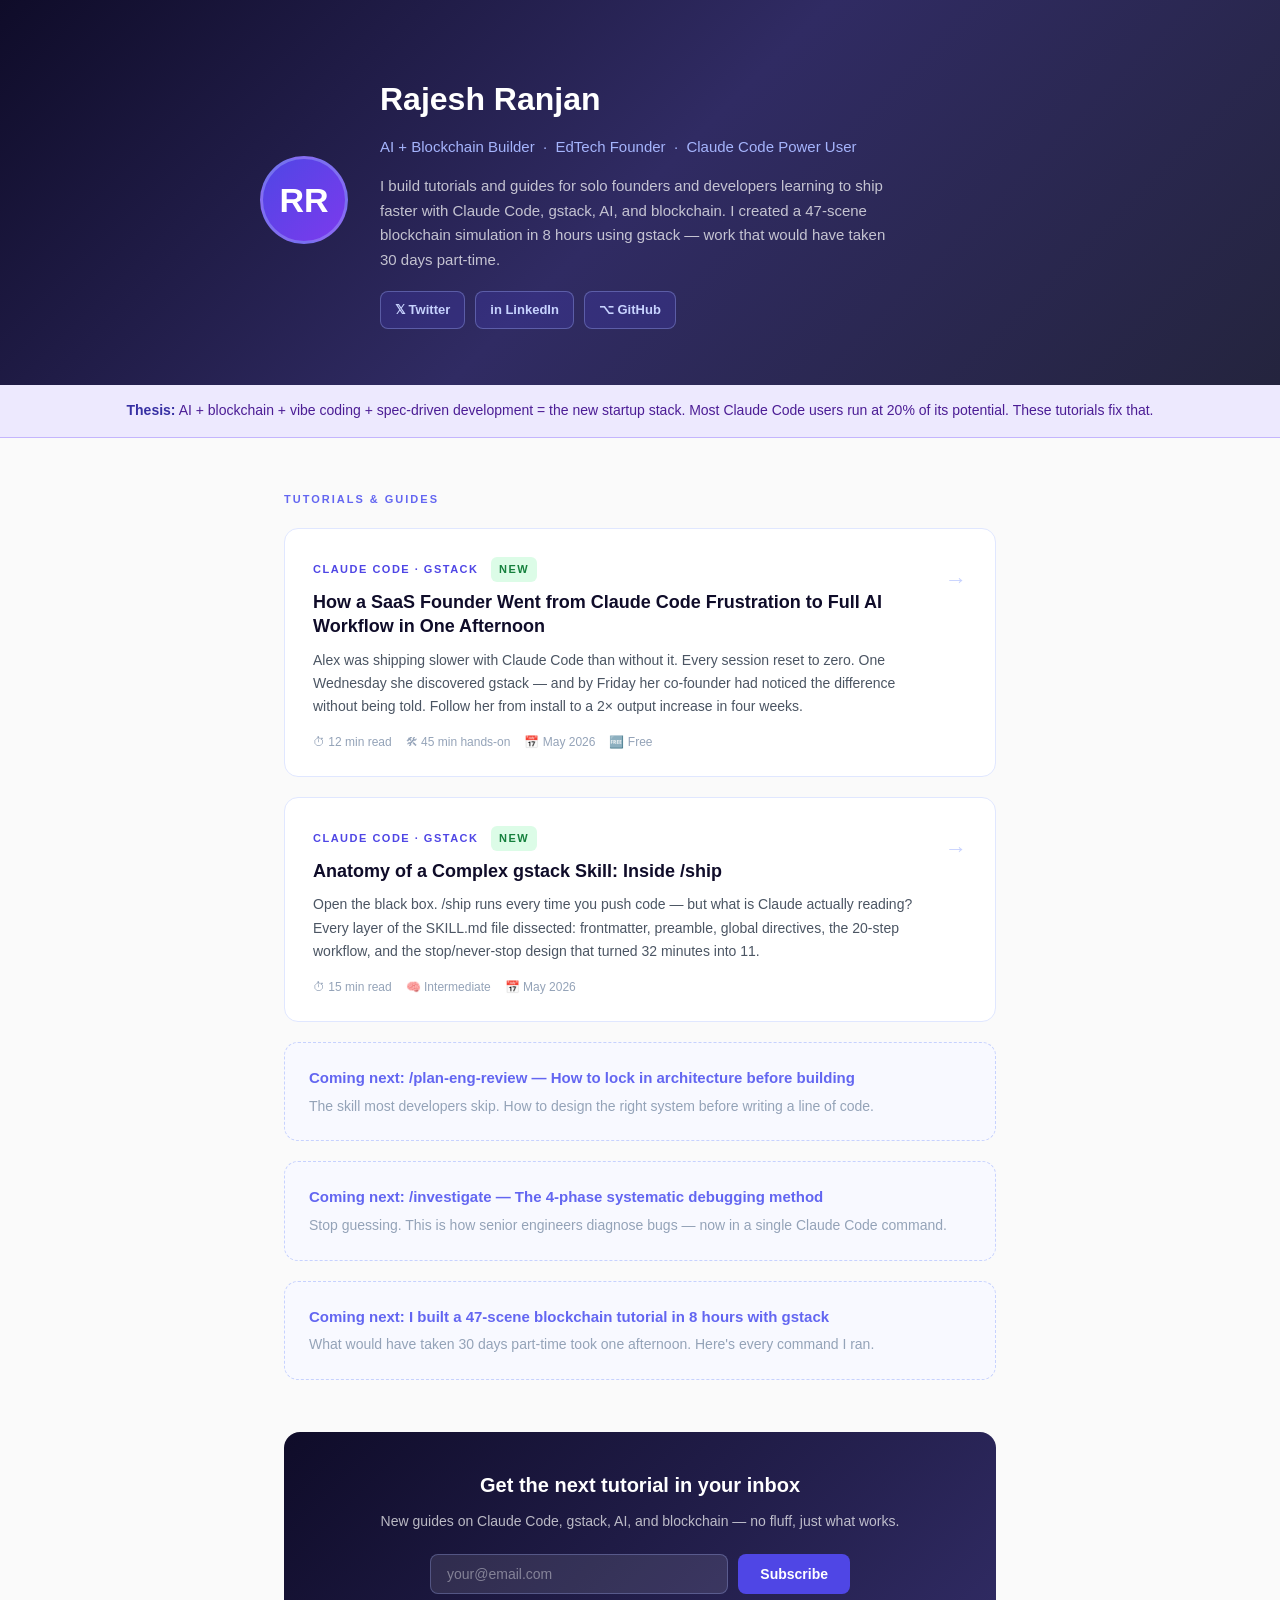
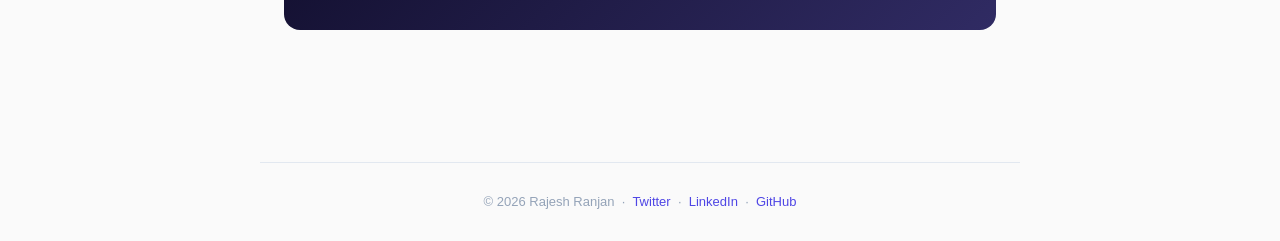
<file: index.html>
<!DOCTYPE html>
<html lang="en">
<head>
  <meta charset="UTF-8" />
  <meta name="viewport" content="width=device-width, initial-scale=1.0" />
  <title>Rajesh Ranjan — AI + Blockchain Builder</title>
  <meta name="description" content="Tutorials, guides, and breakdowns on building with Claude Code, gstack, AI, and blockchain. By Rajesh Ranjan." />
  <style>
    *, *::before, *::after { box-sizing: border-box; margin: 0; padding: 0; }
    body {
      font-family: -apple-system, BlinkMacSystemFont, "Segoe UI", Roboto, "Helvetica Neue", Arial, sans-serif;
      font-size: 16px;
      line-height: 1.7;
      color: #1a1a2e;
      background: #fafafa;
    }
    a { color: #4f46e5; text-decoration: none; }
    a:hover { text-decoration: underline; }

    /* Hero */
    .hero {
      background: linear-gradient(135deg, #0f0c29 0%, #302b63 50%, #24243e 100%);
      color: #fff;
      padding: 72px 24px 56px;
    }
    .hero-inner {
      max-width: 760px;
      margin: 0 auto;
      display: flex;
      gap: 32px;
      align-items: center;
      flex-wrap: wrap;
    }
    .avatar {
      width: 88px;
      height: 88px;
      border-radius: 50%;
      background: linear-gradient(135deg, #4f46e5, #7c3aed);
      display: flex;
      align-items: center;
      justify-content: center;
      font-size: 34px;
      font-weight: 900;
      color: #fff;
      flex-shrink: 0;
      border: 3px solid rgba(165,180,252,0.4);
    }
    .hero-text h1 {
      font-size: clamp(22px, 3.5vw, 32px);
      font-weight: 800;
      margin-bottom: 8px;
    }
    .hero-text .tagline {
      color: #a5b4fc;
      font-size: 15px;
      margin-bottom: 14px;
    }
    .hero-text .bio {
      color: rgba(255,255,255,0.72);
      font-size: 15px;
      max-width: 520px;
      line-height: 1.65;
    }
    .social-links {
      display: flex;
      gap: 10px;
      margin-top: 18px;
      flex-wrap: wrap;
    }
    .social-btn {
      display: inline-flex;
      align-items: center;
      gap: 6px;
      font-size: 13px;
      font-weight: 600;
      padding: 7px 14px;
      border-radius: 8px;
      border: 1px solid rgba(165,180,252,0.35);
      color: #c7d2fe;
      background: rgba(79,70,229,0.2);
      transition: background 0.2s;
    }
    .social-btn:hover { background: rgba(79,70,229,0.4); text-decoration: none; color: #fff; }

    /* Thesis bar */
    .thesis-bar {
      background: #ede9fe;
      border-bottom: 1px solid #c4b5fd;
      padding: 14px 24px;
      text-align: center;
      font-size: 14px;
      color: #4c1d95;
    }
    .thesis-bar strong { color: #3730a3; }

    /* Main content */
    .main {
      max-width: 760px;
      margin: 0 auto;
      padding: 52px 24px 80px;
    }

    /* Section label */
    .section-label {
      font-size: 11px;
      font-weight: 800;
      letter-spacing: 2px;
      text-transform: uppercase;
      color: #6366f1;
      margin-bottom: 20px;
    }

    /* Article cards */
    .articles {
      display: flex;
      flex-direction: column;
      gap: 20px;
    }
    .article-card {
      background: #fff;
      border: 1px solid #e0e7ff;
      border-radius: 14px;
      padding: 28px 28px 24px;
      display: grid;
      grid-template-columns: 1fr auto;
      gap: 16px;
      align-items: start;
      transition: box-shadow 0.2s, border-color 0.2s;
      text-decoration: none;
      color: inherit;
    }
    .article-card:hover {
      border-color: #a5b4fc;
      box-shadow: 0 4px 24px rgba(79,70,229,0.1);
      text-decoration: none;
    }
    .article-tag {
      font-size: 11px;
      font-weight: 700;
      letter-spacing: 1.5px;
      text-transform: uppercase;
      color: #4f46e5;
      margin-bottom: 8px;
    }
    .article-title {
      font-size: 18px;
      font-weight: 700;
      color: #0f0c29;
      line-height: 1.35;
      margin-bottom: 10px;
    }
    .article-excerpt {
      font-size: 14px;
      color: #4b5563;
      line-height: 1.65;
      margin-bottom: 14px;
    }
    .article-meta {
      display: flex;
      gap: 14px;
      font-size: 12px;
      color: #94a3b8;
      flex-wrap: wrap;
    }
    .article-meta span { display: flex; align-items: center; gap: 4px; }
    .article-arrow {
      font-size: 22px;
      color: #c7d2fe;
      padding-top: 4px;
      flex-shrink: 0;
    }
    .badge {
      display: inline-block;
      font-size: 11px;
      font-weight: 700;
      padding: 3px 8px;
      border-radius: 6px;
      margin-left: 8px;
    }
    .badge.new { background: #dcfce7; color: #15803d; }
    .badge.tutorial { background: #e0e7ff; color: #3730a3; }

    /* Coming soon card */
    .coming-soon {
      background: #f8f9ff;
      border: 1px dashed #c7d2fe;
      border-radius: 14px;
      padding: 22px 24px;
      color: #94a3b8;
      font-size: 14px;
    }
    .coming-soon strong { color: #6366f1; display: block; margin-bottom: 4px; font-size: 15px; }

    /* Newsletter bar */
    .newsletter {
      background: linear-gradient(135deg, #0f0c29 0%, #302b63 100%);
      border-radius: 16px;
      padding: 36px 32px;
      margin: 52px 0;
      color: #fff;
      text-align: center;
    }
    .newsletter h2 { font-size: 20px; margin-bottom: 8px; }
    .newsletter p { color: rgba(255,255,255,0.7); font-size: 14px; margin-bottom: 20px; }
    .nl-form { display: flex; gap: 10px; max-width: 420px; margin: 0 auto; flex-wrap: wrap; justify-content: center; }
    .nl-input {
      flex: 1;
      min-width: 200px;
      padding: 11px 16px;
      border-radius: 8px;
      border: 1px solid rgba(165,180,252,0.3);
      background: rgba(255,255,255,0.1);
      color: #fff;
      font-size: 14px;
    }
    .nl-input::placeholder { color: rgba(255,255,255,0.4); }
    .nl-btn {
      padding: 11px 22px;
      background: #4f46e5;
      color: #fff;
      border: none;
      border-radius: 8px;
      font-size: 14px;
      font-weight: 700;
      cursor: pointer;
    }
    .nl-btn:hover { background: #4338ca; }

    /* Footer */
    footer {
      border-top: 1px solid #e2e8f0;
      padding: 28px 24px;
      text-align: center;
      font-size: 13px;
      color: #94a3b8;
      max-width: 760px;
      margin: 0 auto;
    }

    @media (max-width: 580px) {
      .article-card { grid-template-columns: 1fr; }
      .article-arrow { display: none; }
      .hero-inner { flex-direction: column; gap: 20px; }
    }
  </style>
</head>
<body>

  <!-- Hero / Profile -->
  <div class="hero">
    <div class="hero-inner">
      <div class="avatar">RR</div>
      <div class="hero-text">
        <h1>Rajesh Ranjan</h1>
        <div class="tagline">AI + Blockchain Builder &nbsp;·&nbsp; EdTech Founder &nbsp;·&nbsp; Claude Code Power User</div>
        <div class="bio">
          I build tutorials and guides for solo founders and developers learning to ship faster with
          Claude Code, gstack, AI, and blockchain. I created a 47-scene blockchain simulation
          in 8 hours using gstack — work that would have taken 30 days part-time.
        </div>
        <div class="social-links">
          <a class="social-btn" href="https://twitter.com/ranjanemail" target="_blank">𝕏 Twitter</a>
          <a class="social-btn" href="https://linkedin.com/in/ranjanemail" target="_blank">in LinkedIn</a>
          <a class="social-btn" href="https://github.com/ranjanemail" target="_blank">⌥ GitHub</a>
        </div>
      </div>
    </div>
  </div>

  <!-- Thesis bar -->
  <div class="thesis-bar">
    <strong>Thesis:</strong> AI + blockchain + vibe coding + spec-driven development = the new startup stack.
    Most Claude Code users run at 20% of its potential. These tutorials fix that.
  </div>

  <div class="main">

    <!-- Articles -->
    <div class="section-label">Tutorials &amp; Guides</div>
    <div class="articles">

      <!-- Article 1 — live -->
      <a class="article-card" href="/gstack-founder-story/">
        <div>
          <div class="article-tag">Claude Code · gstack <span class="badge new">New</span></div>
          <div class="article-title">How a SaaS Founder Went from Claude Code Frustration to Full AI Workflow in One Afternoon</div>
          <div class="article-excerpt">
            Alex was shipping slower with Claude Code than without it. Every session reset to zero.
            One Wednesday she discovered gstack — and by Friday her co-founder had noticed the difference
            without being told. Follow her from install to a 2× output increase in four weeks.
          </div>
          <div class="article-meta">
            <span>⏱ 12 min read</span>
            <span>🛠 45 min hands-on</span>
            <span>📅 May 2026</span>
            <span>🆓 Free</span>
          </div>
        </div>
        <div class="article-arrow">→</div>
      </a>

      <!-- Article 2 — live -->
      <a class="article-card" href="/anatomy-of-a-gstack-skill/">
        <div>
          <div class="article-tag">Claude Code · gstack <span class="badge new">New</span></div>
          <div class="article-title">Anatomy of a Complex gstack Skill: Inside /ship</div>
          <div class="article-excerpt">
            Open the black box. /ship runs every time you push code — but what is Claude actually reading?
            Every layer of the SKILL.md file dissected: frontmatter, preamble, global directives, the 20-step
            workflow, and the stop/never-stop design that turned 32 minutes into 11.
          </div>
          <div class="article-meta">
            <span>⏱ 15 min read</span>
            <span>🧠 Intermediate</span>
            <span>📅 May 2026</span>
          </div>
        </div>
        <div class="article-arrow">→</div>
      </a>

      <!-- Coming soon cards -->
      <div class="coming-soon">
        <strong>Coming next: /plan-eng-review — How to lock in architecture before building</strong>
        The skill most developers skip. How to design the right system before writing a line of code.
      </div>

      <div class="coming-soon">
        <strong>Coming next: /investigate — The 4-phase systematic debugging method</strong>
        Stop guessing. This is how senior engineers diagnose bugs — now in a single Claude Code command.
      </div>

      <div class="coming-soon">
        <strong>Coming next: I built a 47-scene blockchain tutorial in 8 hours with gstack</strong>
        What would have taken 30 days part-time took one afternoon. Here's every command I ran.
      </div>

    </div>

    <!-- Newsletter -->
    <div class="newsletter">
      <h2>Get the next tutorial in your inbox</h2>
      <p>New guides on Claude Code, gstack, AI, and blockchain — no fluff, just what works.</p>
      <form class="nl-form" action="https://formsubmit.co/ranjanemail@gmail.com" method="POST">
        <input type="hidden" name="_subject" value="New subscriber — ranjanemail.github.io" />
        <input type="hidden" name="_next" value="https://ranjangithub.github.io/ranjanemail.github.io/?subscribed=1" />
        <input type="hidden" name="_captcha" value="false" />
        <input class="nl-input" type="email" name="email" placeholder="your@email.com" required />
        <button class="nl-btn" type="submit">Subscribe</button>
      </form>
    </div>

  </div>

  <footer>
    © 2026 Rajesh Ranjan &nbsp;·&nbsp;
    <a href="https://twitter.com/ranjanemail">Twitter</a> &nbsp;·&nbsp;
    <a href="https://linkedin.com/in/ranjanemail">LinkedIn</a> &nbsp;·&nbsp;
    <a href="https://github.com/ranjanemail">GitHub</a>
  </footer>

</body>
</html>
</file>
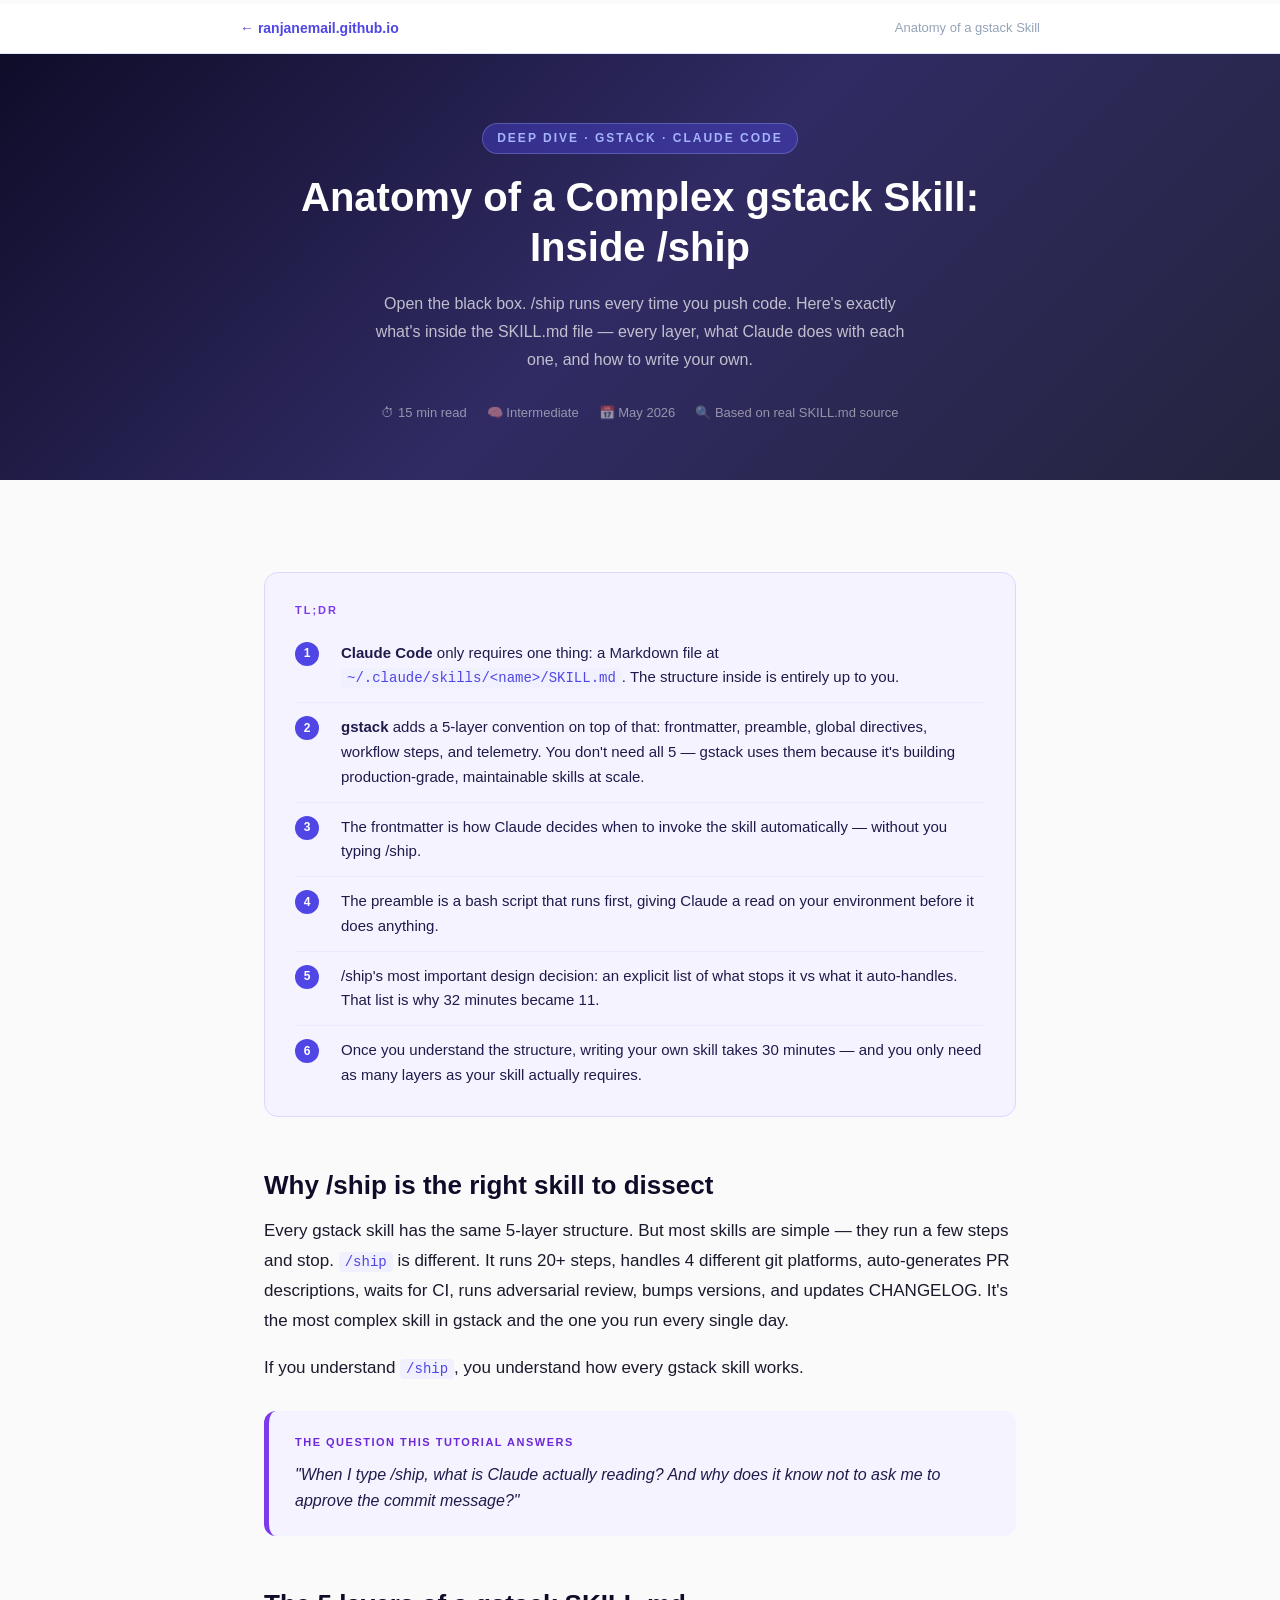
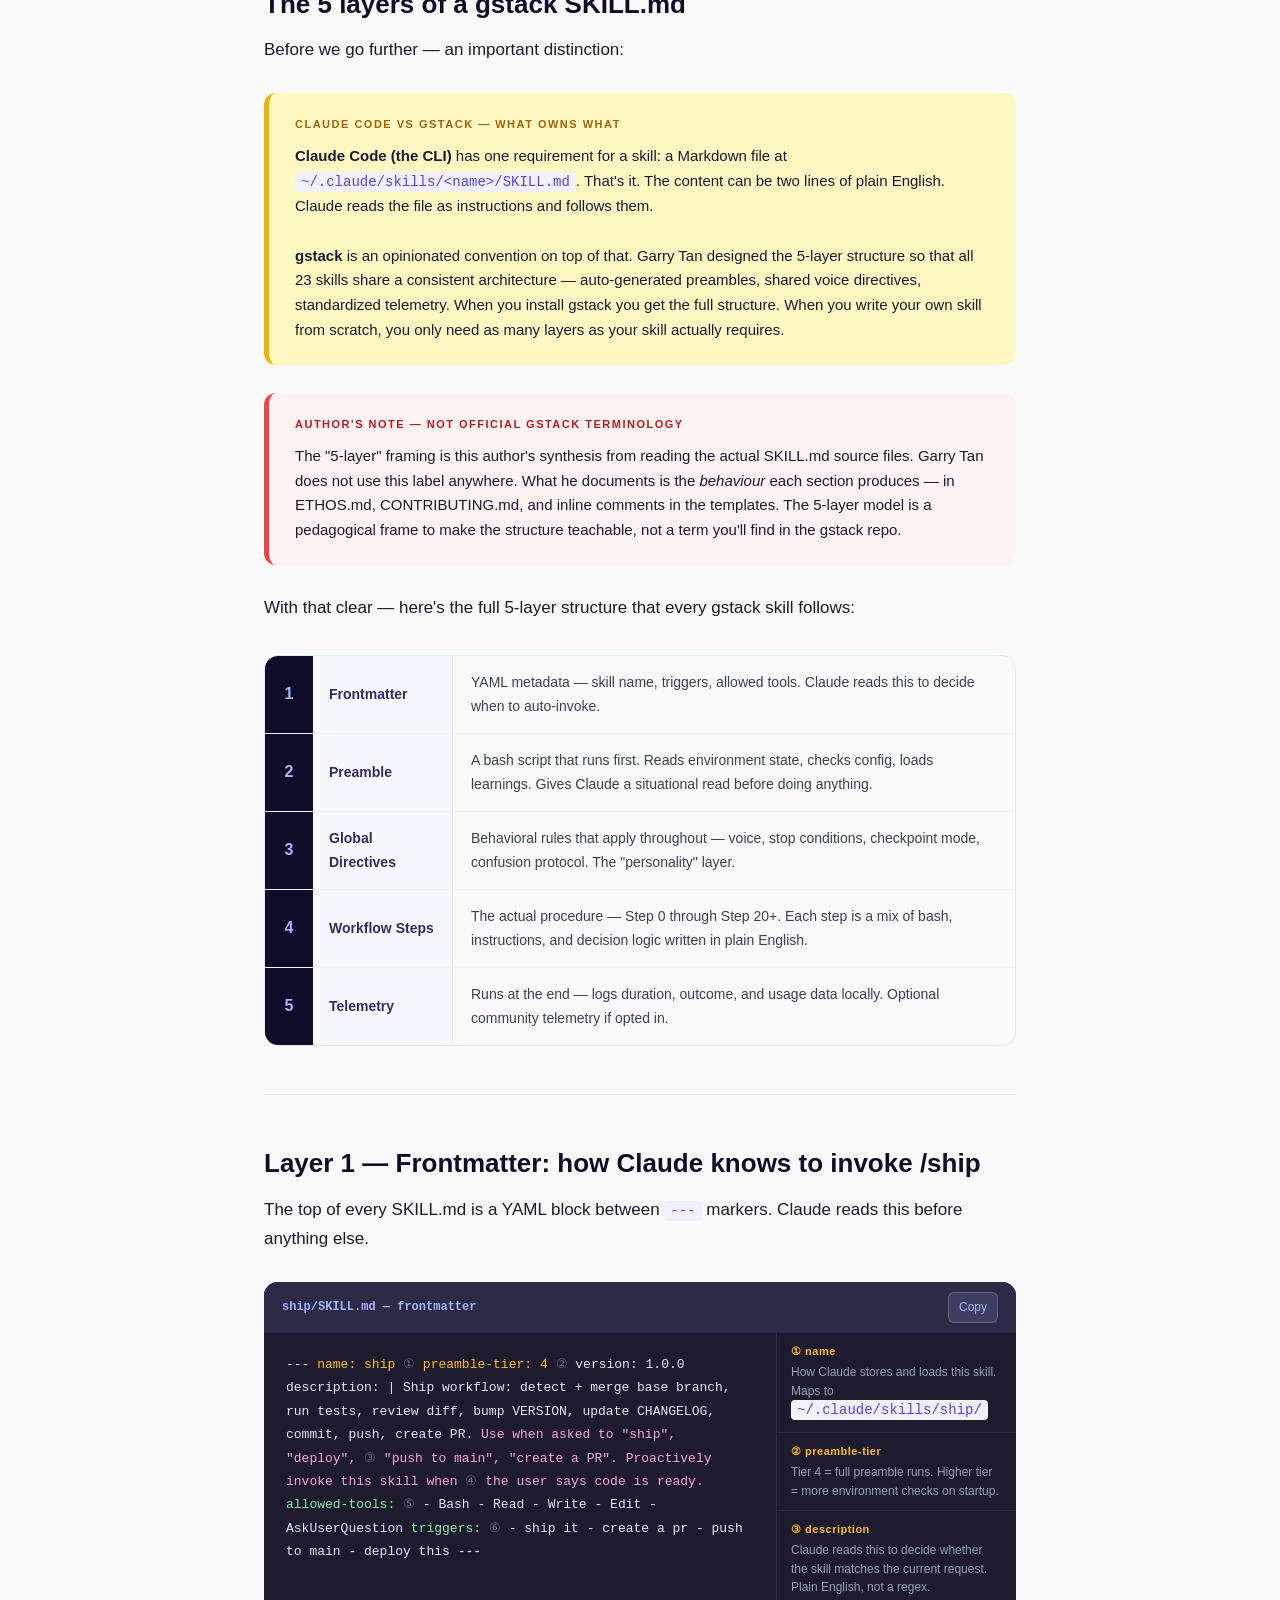
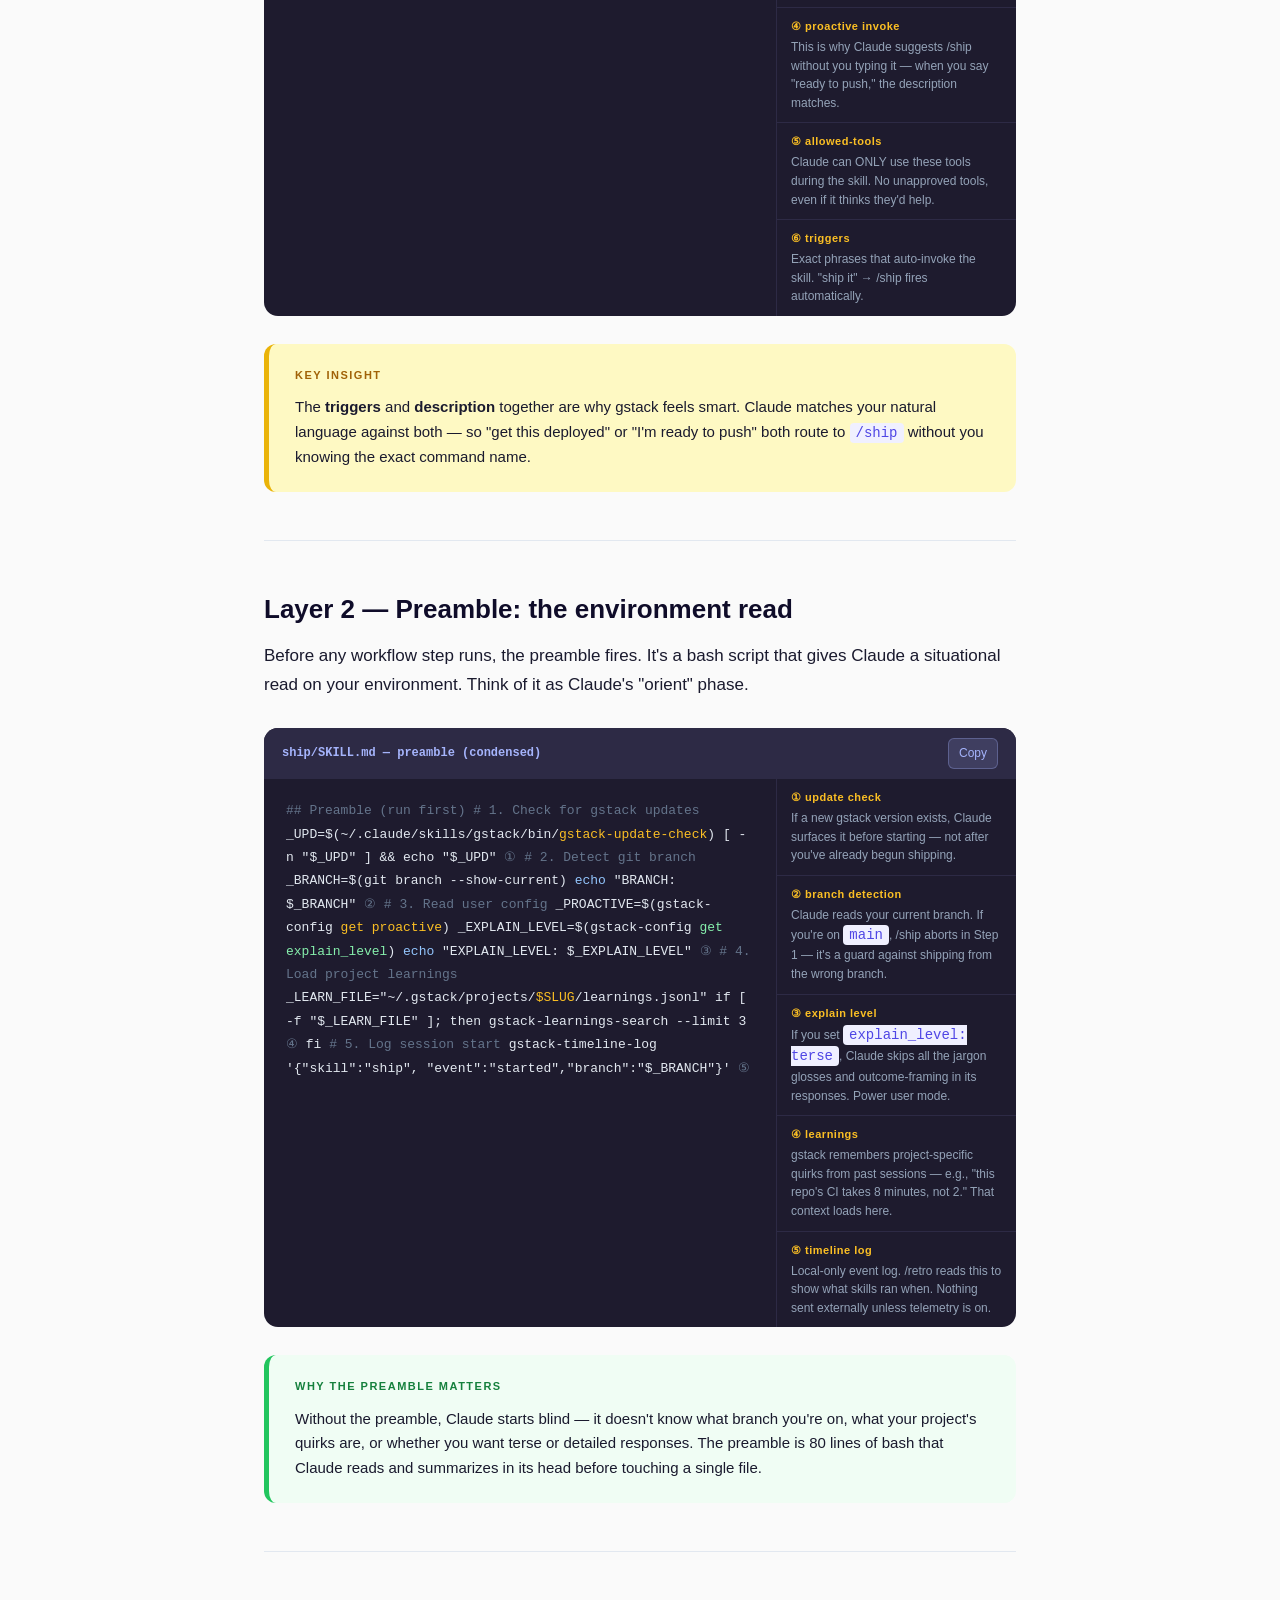
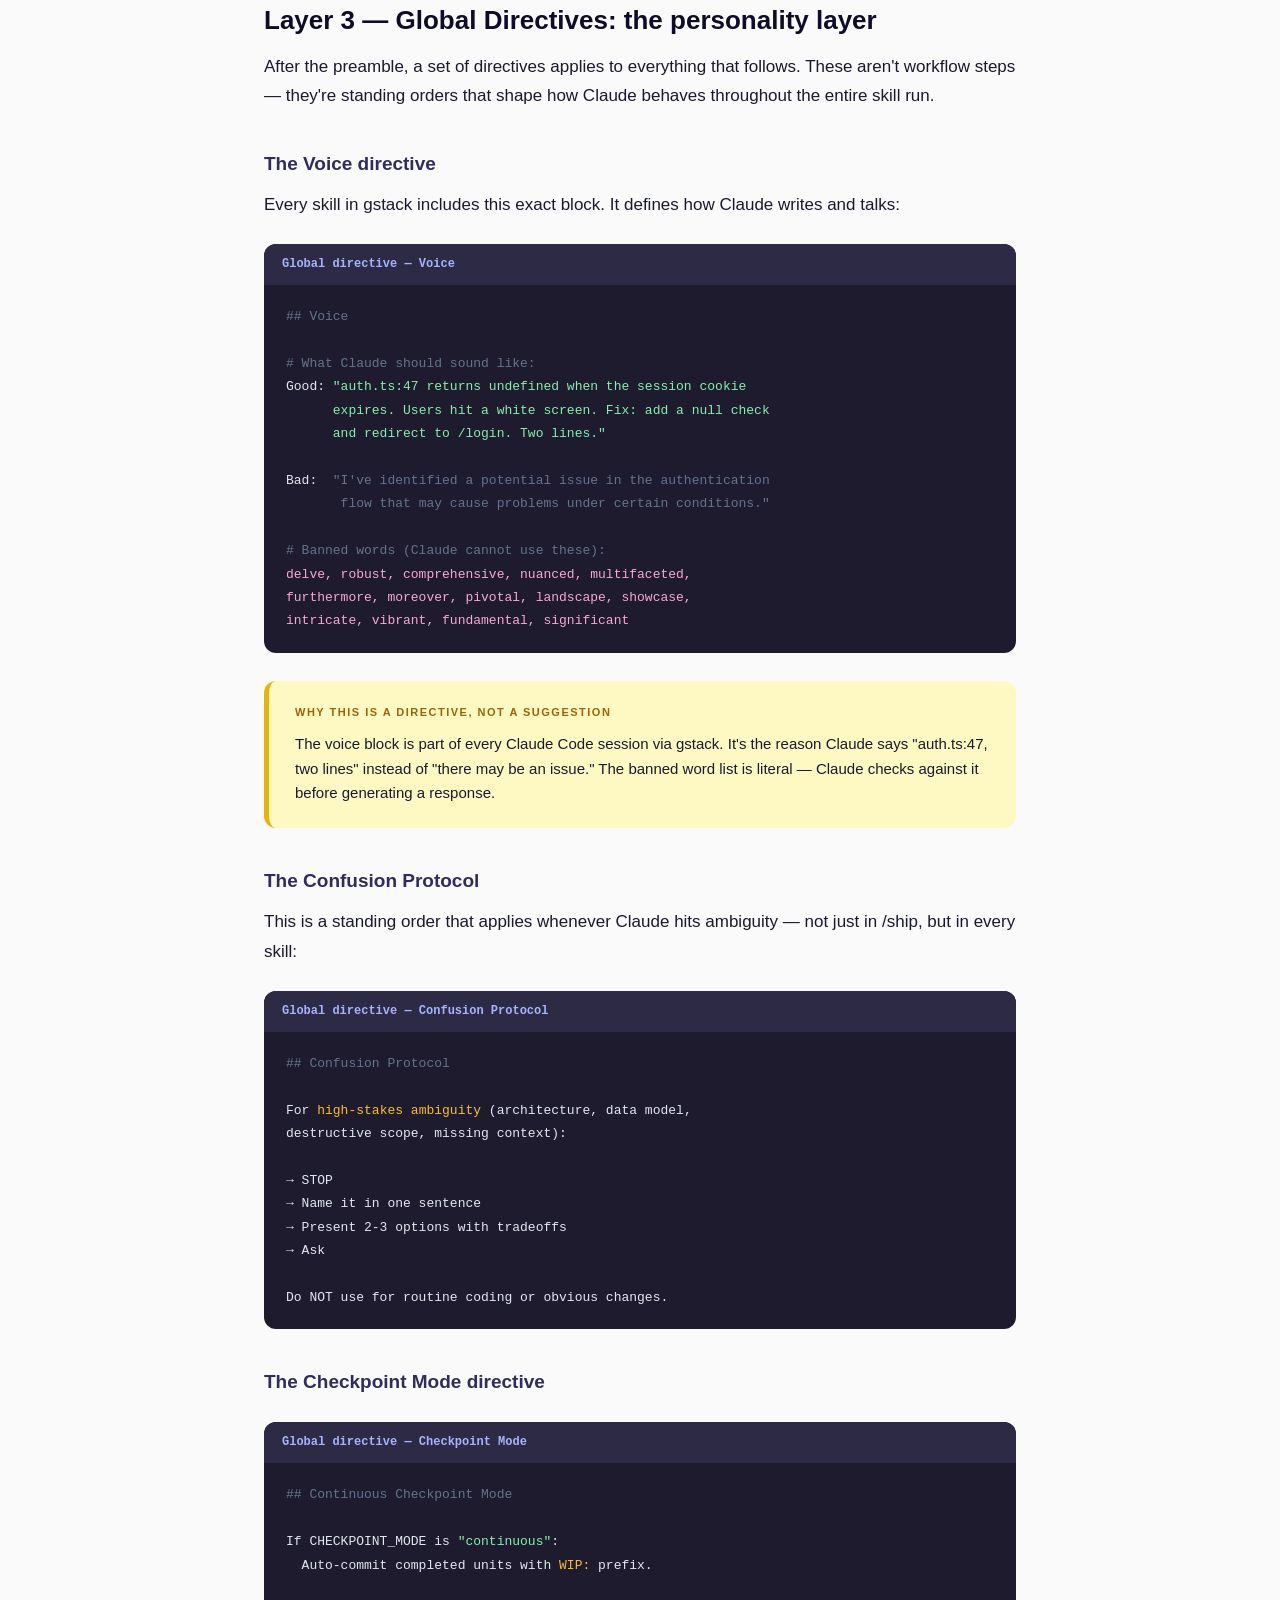
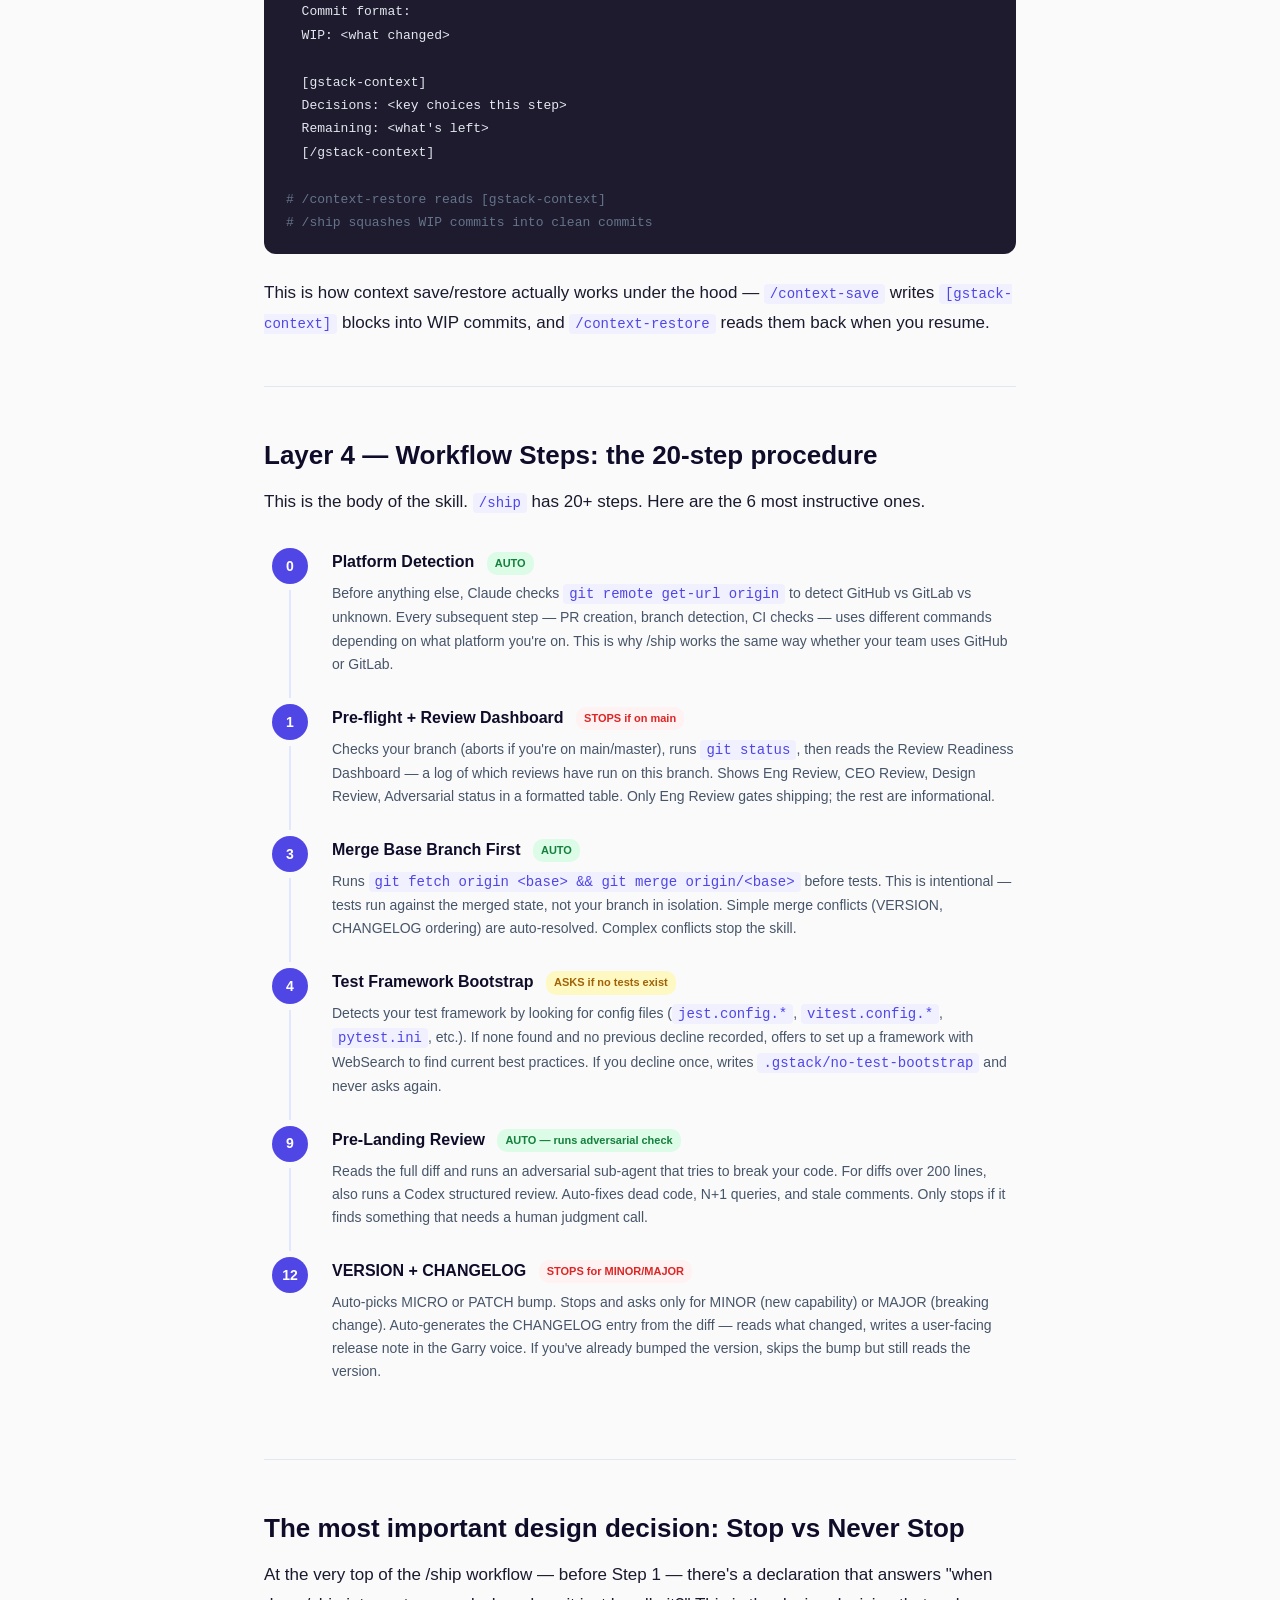
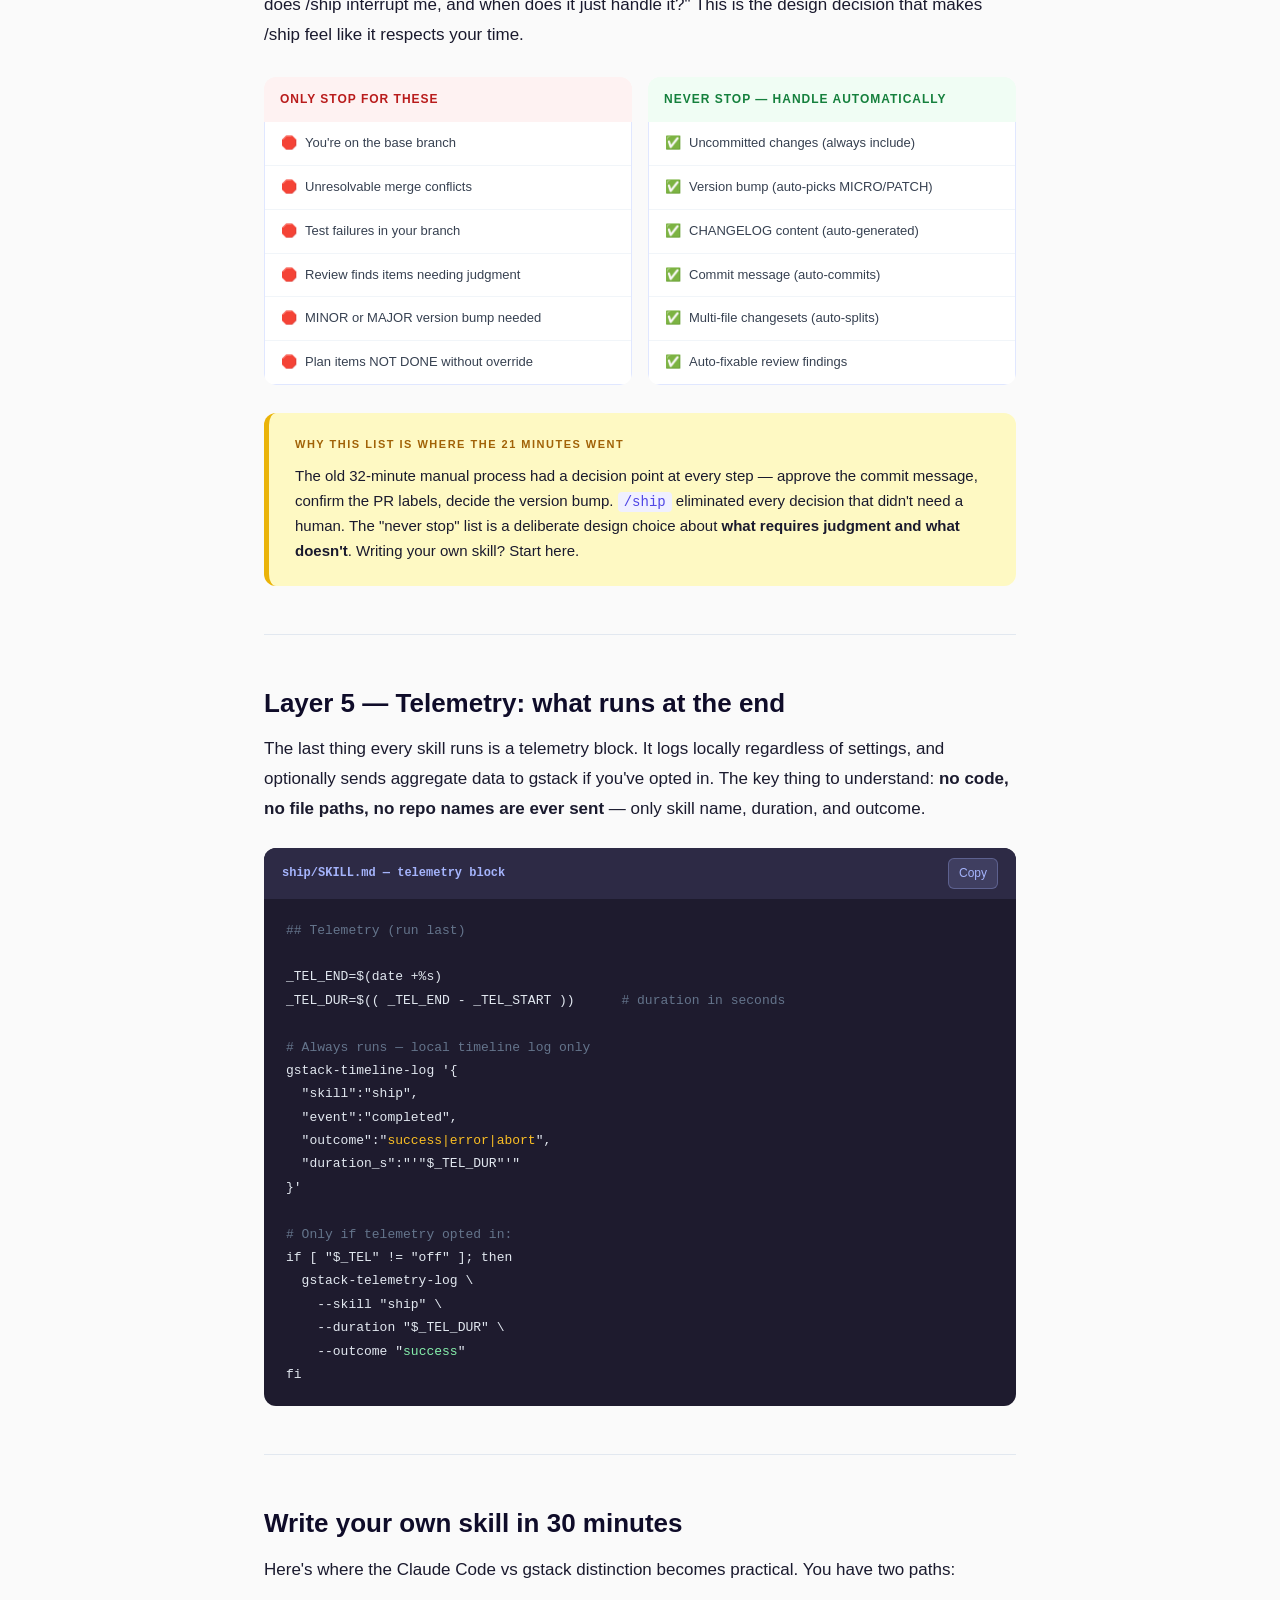
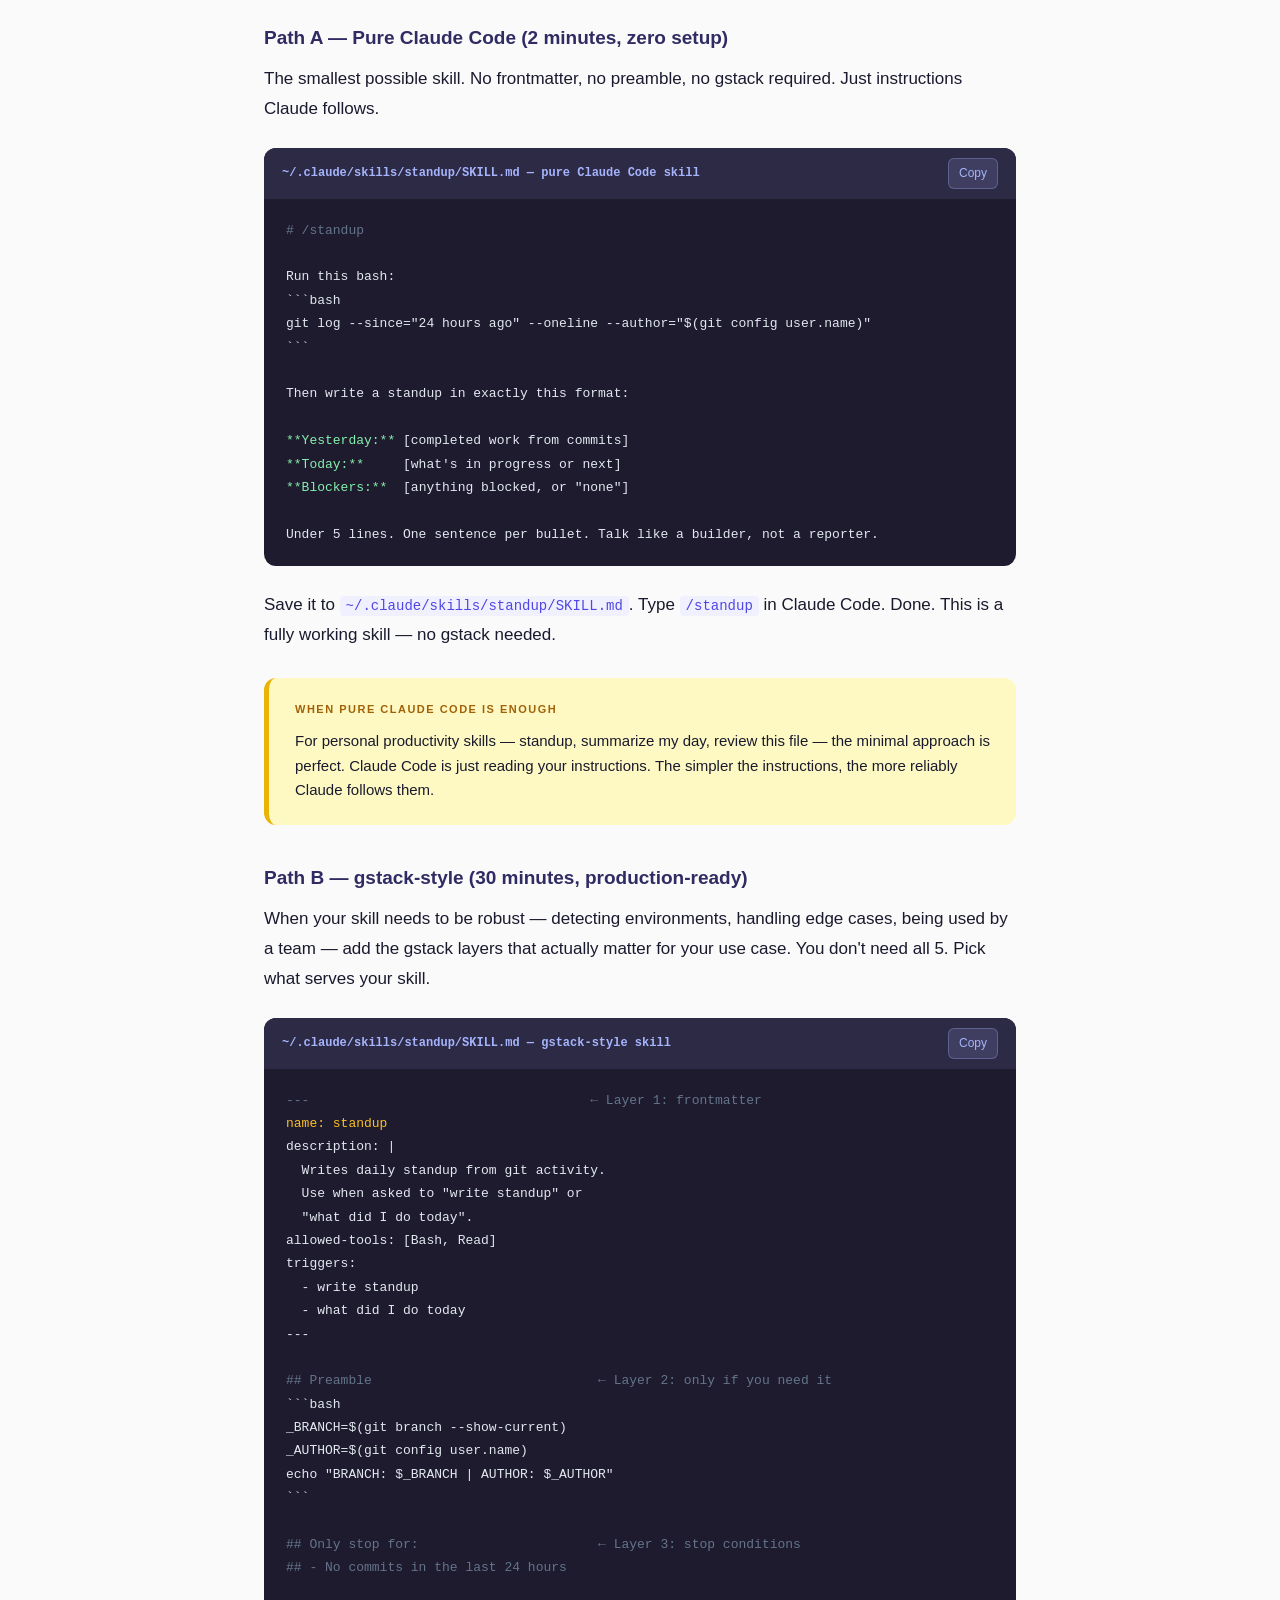
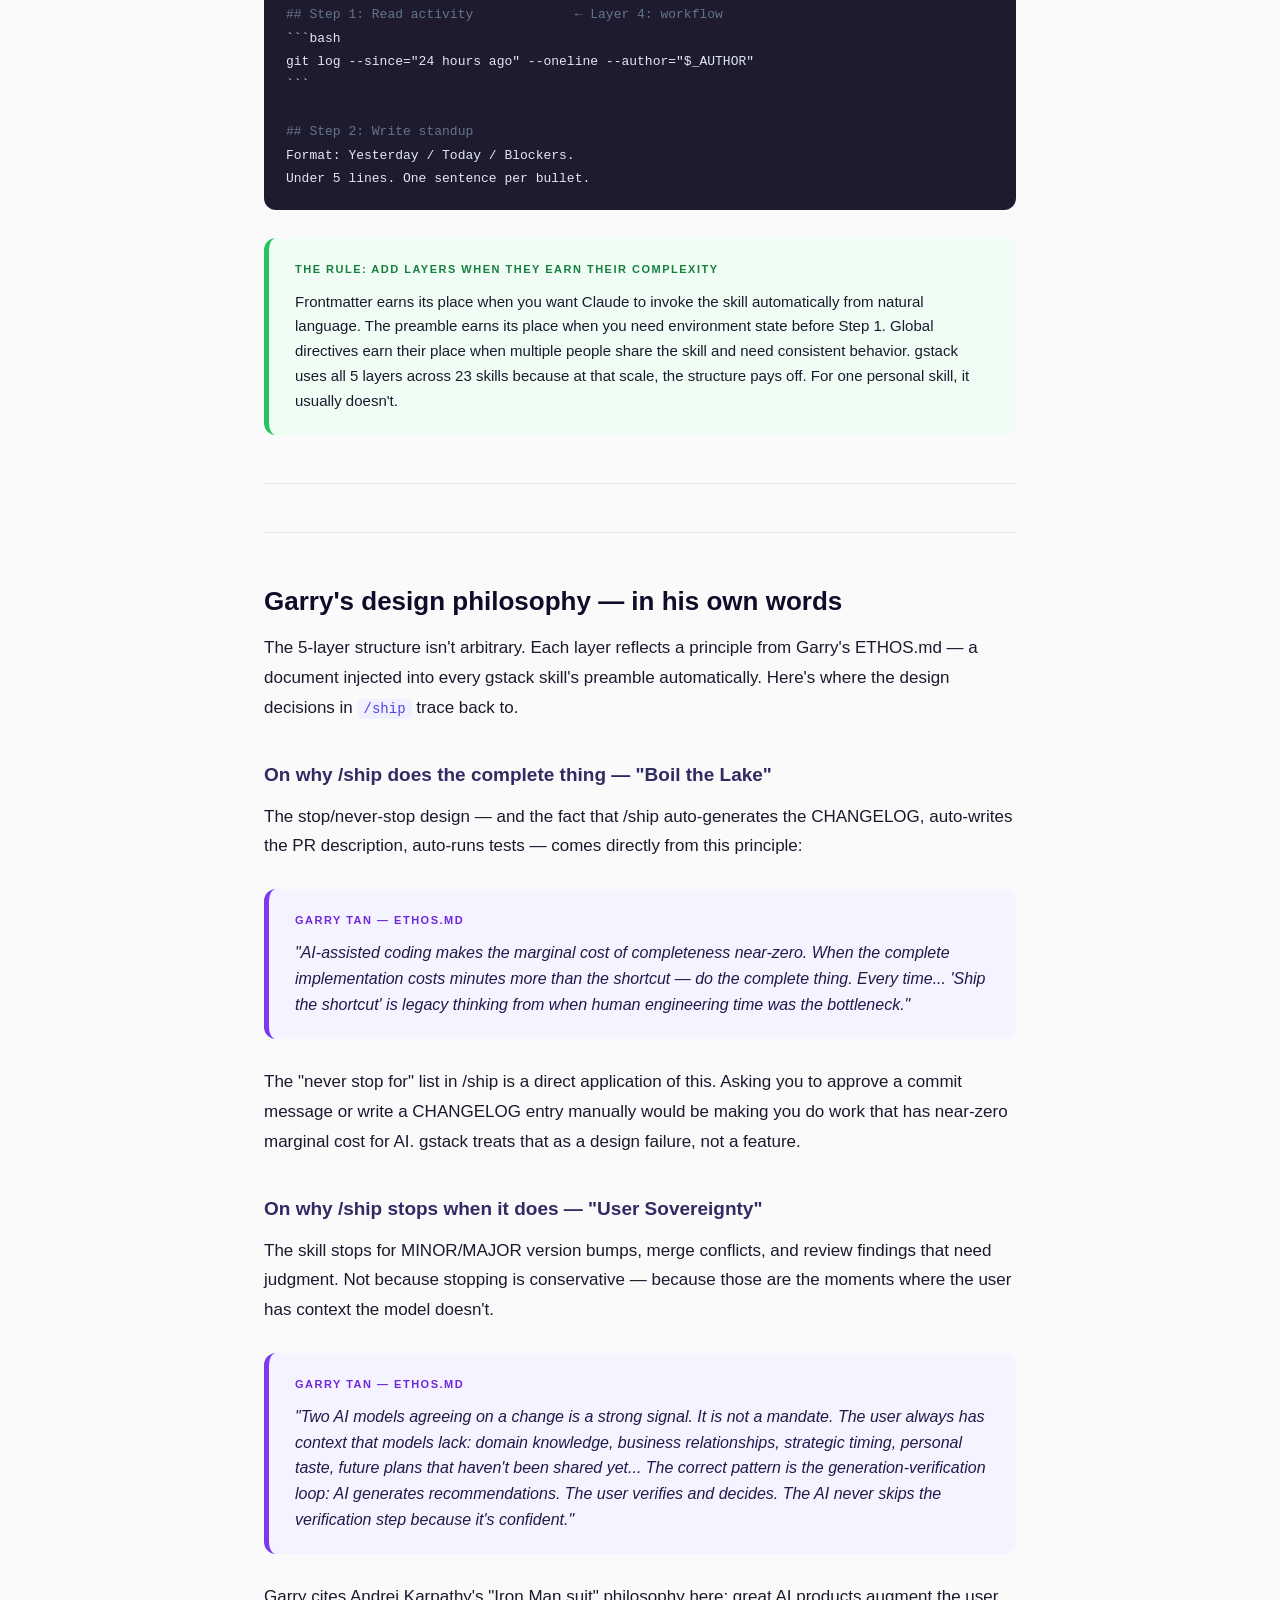
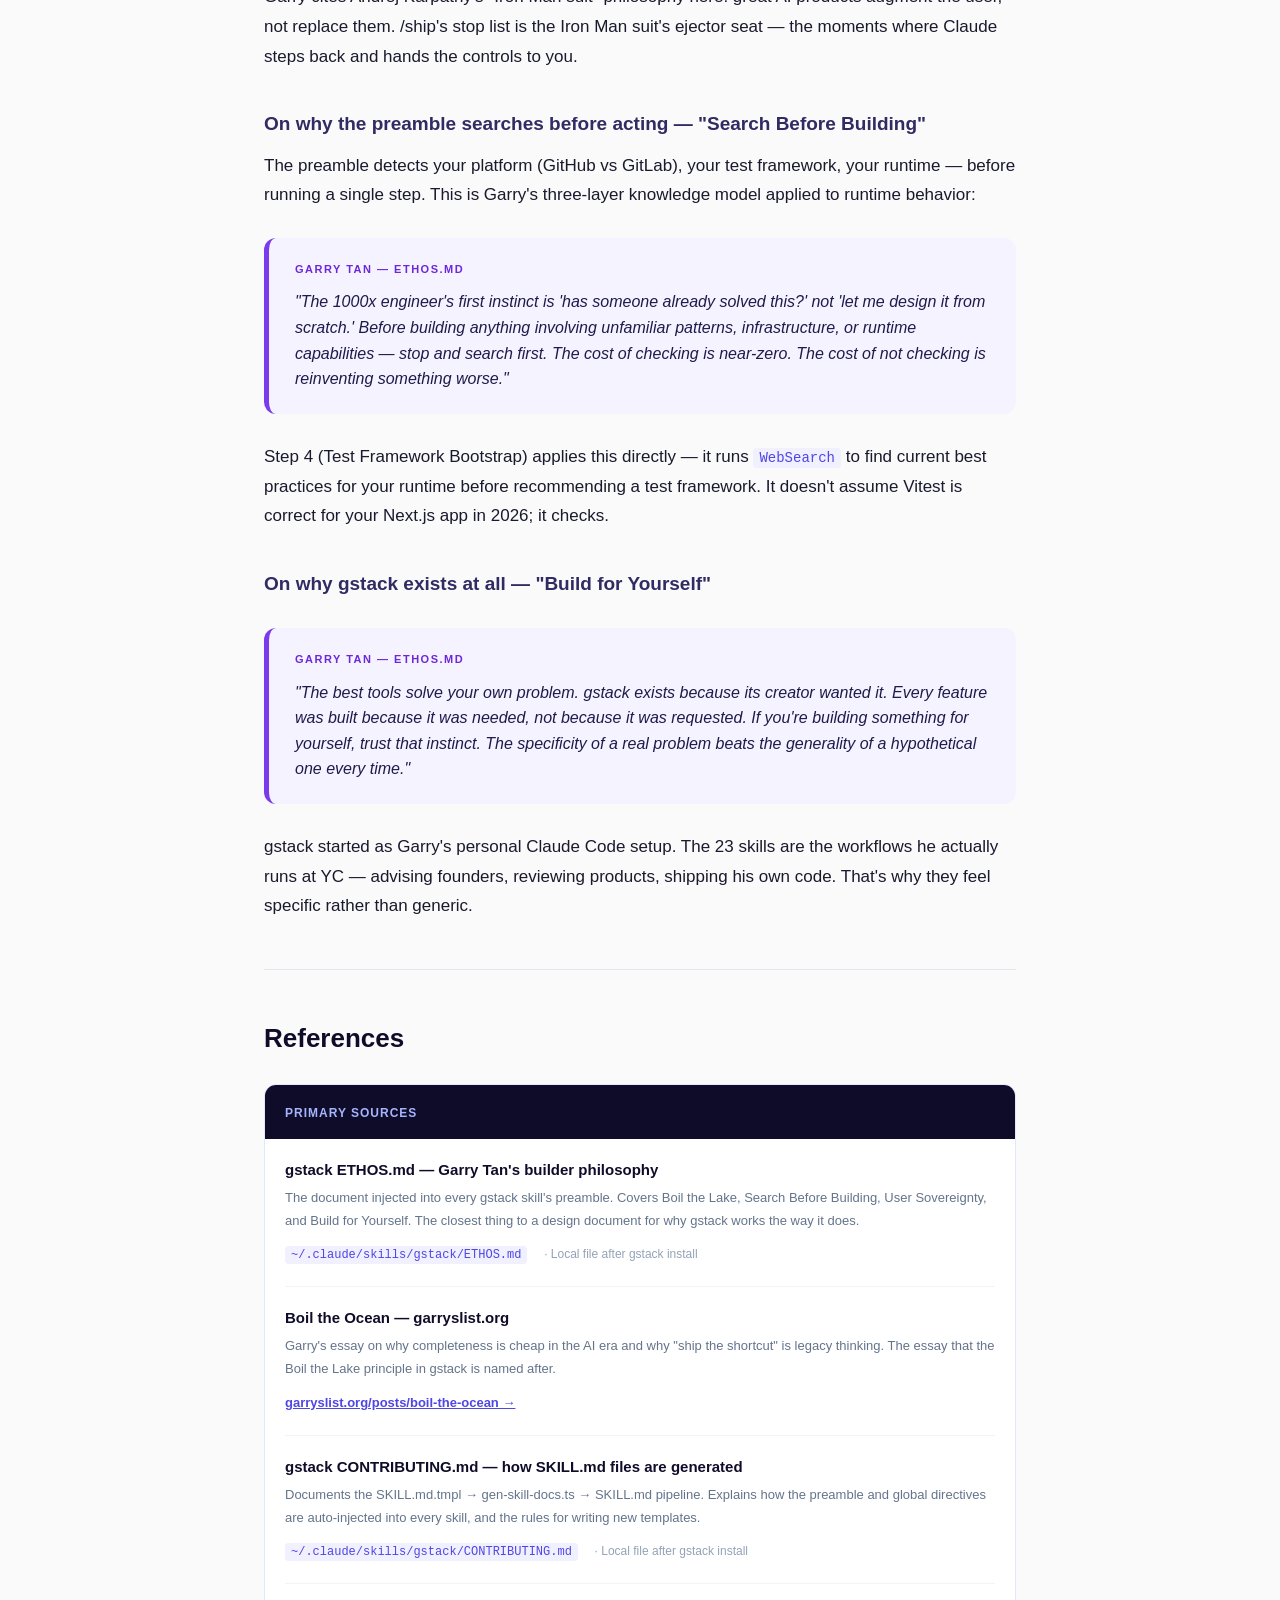
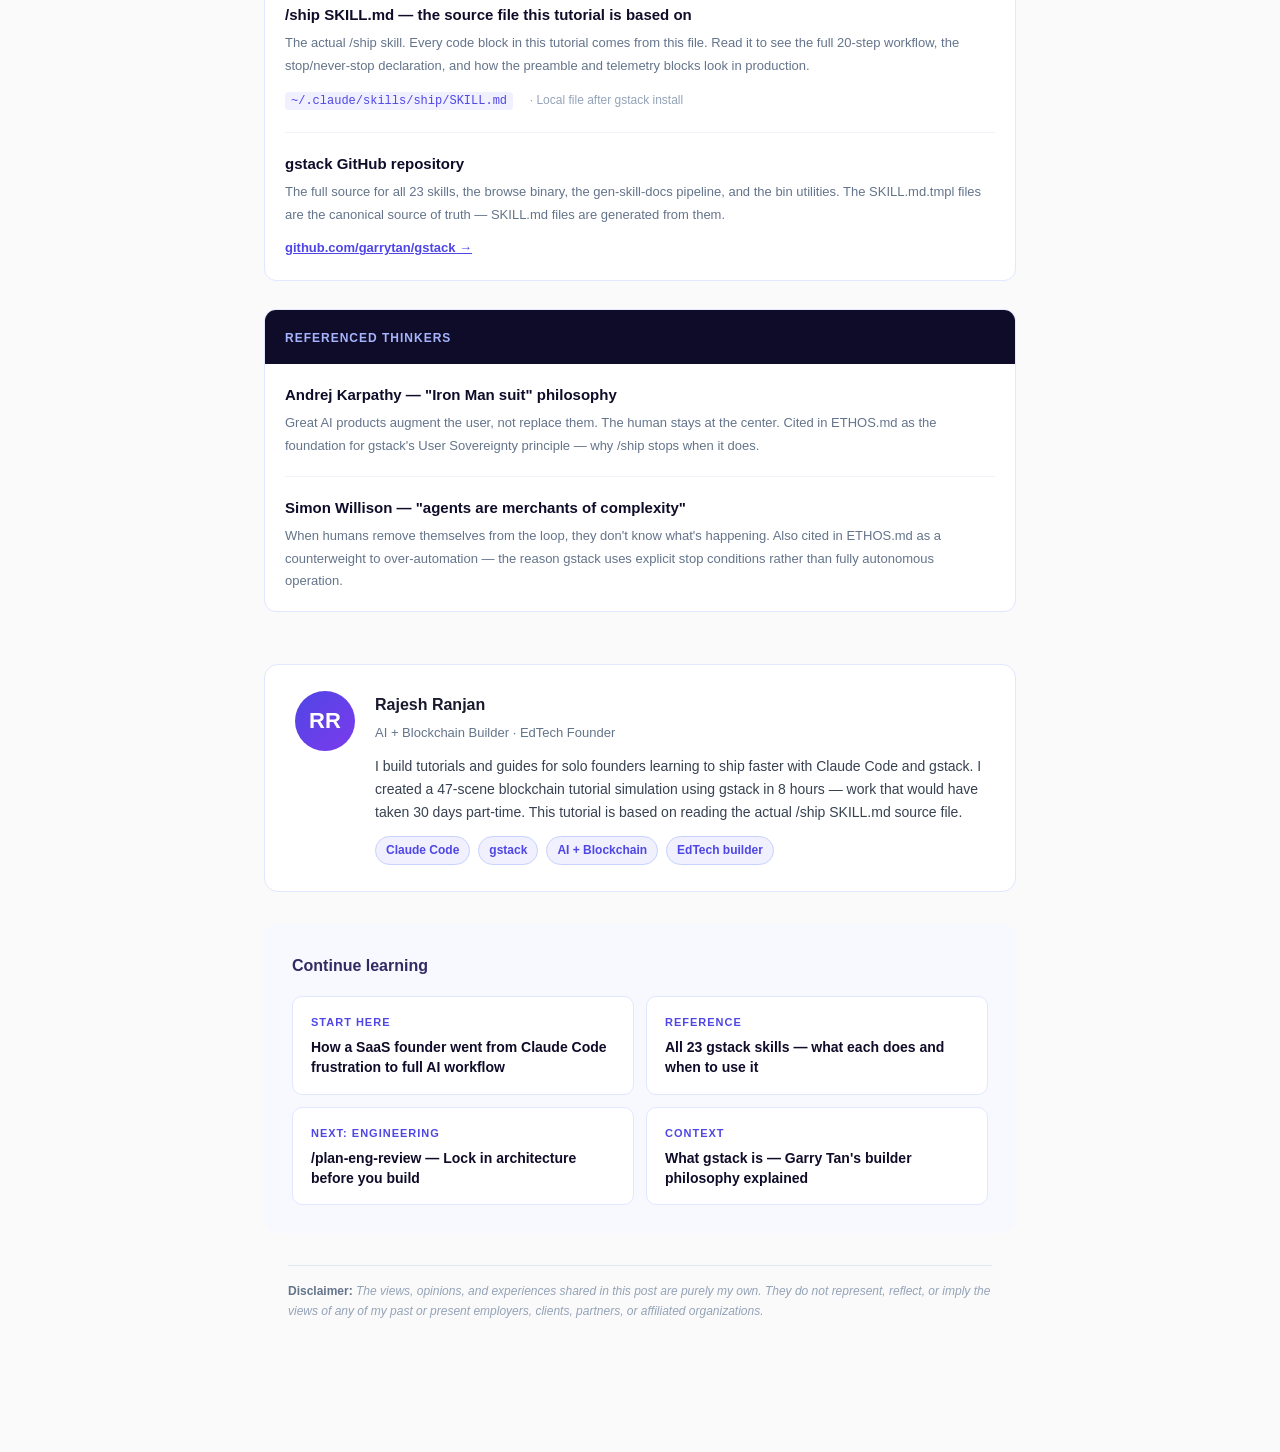
<file: anatomy-of-a-gstack-skill/index.html>
<!DOCTYPE html>
<html lang="en">
<head>
  <meta charset="UTF-8" />
  <meta name="viewport" content="width=device-width, initial-scale=1.0" />
  <title>Anatomy of a Complex gstack Skill: Inside /ship</title>
  <meta name="description" content="Open the black box. /ship is the most-used skill in gstack. Here's exactly what's inside it — every layer of the SKILL.md file, what Claude does with each part, and how to write your own." />
  <style>
    *, *::before, *::after { box-sizing: border-box; margin: 0; padding: 0; }
    body { font-family: -apple-system, BlinkMacSystemFont, "Segoe UI", Roboto, sans-serif; font-size: 17px; line-height: 1.75; color: #1a1a2e; background: #fafafa; }
    a { color: #4f46e5; } a:hover { text-decoration: underline; }

    #progress-bar { position: fixed; top: 0; left: 0; height: 4px; width: 0%; background: linear-gradient(90deg,#4f46e5,#7c3aed); z-index: 9999; transition: width 0.1s linear; }

    .nav-bar { background: #fff; border-bottom: 1px solid #e0e7ff; padding: 12px 24px; position: sticky; top: 4px; z-index: 100; }
    .nav-inner { max-width: 800px; margin: 0 auto; display: flex; align-items: center; justify-content: space-between; }
    .nav-back { font-size: 14px; color: #4f46e5; font-weight: 600; text-decoration: none; }

    .hero { background: linear-gradient(135deg, #0f0c29 0%, #302b63 50%, #24243e 100%); color: #fff; padding: 72px 24px 56px; text-align: center; }
    .hero-tag { display: inline-block; background: rgba(79,70,229,0.4); color: #a5b4fc; font-size: 12px; font-weight: 700; letter-spacing: 2px; text-transform: uppercase; padding: 4px 14px; border-radius: 20px; margin-bottom: 18px; border: 1px solid rgba(165,180,252,0.3); }
    .hero h1 { font-size: clamp(24px,4vw,40px); font-weight: 800; line-height: 1.25; max-width: 700px; margin: 0 auto 18px; }
    .hero-sub { color: rgba(255,255,255,0.7); font-size: 16px; max-width: 560px; margin: 0 auto 28px; }
    .hero-meta { display: flex; gap: 20px; justify-content: center; flex-wrap: wrap; font-size: 13px; color: rgba(255,255,255,0.5); }

    .container { max-width: 800px; margin: 0 auto; padding: 52px 24px 80px; }

    .tldr { background: #f5f3ff; border: 1px solid #ddd6fe; border-radius: 14px; padding: 28px 30px; margin: 40px 0; }
    .tldr-label { font-size: 11px; font-weight: 800; letter-spacing: 2px; text-transform: uppercase; color: #7c3aed; margin-bottom: 20px; }
    .tldr-items { display: flex; flex-direction: column; gap: 0; }
    .tldr-item { display: grid; grid-template-columns: 32px 1fr; gap: 14px; padding: 12px 0; border-bottom: 1px solid #ede9fe; }
    .tldr-item:last-child { border-bottom: none; padding-bottom: 0; }
    .tldr-item:first-child { padding-top: 0; }
    .tldr-num { width: 24px; height: 24px; background: #4f46e5; color: #fff; border-radius: 50%; font-size: 12px; font-weight: 800; display: flex; align-items: center; justify-content: center; flex-shrink: 0; margin-top: 1px; }
    .tldr-text { font-size: 15px; color: #1e1b4b; line-height: 1.65; }

    h2 { font-size: 26px; font-weight: 800; margin: 52px 0 14px; color: #0f0c29; line-height: 1.3; }
    h3 { font-size: 19px; font-weight: 700; margin: 36px 0 10px; color: #302b63; }
    p { margin-bottom: 18px; }

    /* Layer map */
    .layer-map { display: flex; flex-direction: column; gap: 0; margin: 32px 0; border: 1px solid #e0e7ff; border-radius: 14px; overflow: hidden; }
    .layer-row { display: grid; grid-template-columns: 48px 140px 1fr; align-items: stretch; border-bottom: 1px solid #f1f5f9; }
    .layer-row:last-child { border-bottom: none; }
    .layer-num { background: #0f0c29; color: #a5b4fc; font-weight: 800; font-size: 16px; display: flex; align-items: center; justify-content: center; }
    .layer-name { background: #f8f9ff; padding: 14px 16px; font-weight: 700; font-size: 14px; color: #302b63; display: flex; align-items: center; border-right: 1px solid #e0e7ff; }
    .layer-desc { padding: 14px 18px; font-size: 14px; color: #374151; display: flex; align-items: center; }

    /* Annotated code block */
    .annotated { background: #1e1b2e; border-radius: 14px; overflow: hidden; margin: 28px 0; position: relative; }
    .annotated-header { background: #2d2a45; padding: 10px 18px; display: flex; align-items: center; justify-content: space-between; }
    .annotated-title { font-size: 12px; color: #a5b4fc; font-family: monospace; font-weight: 600; }
    .copy-btn { font-size: 12px; color: #a5b4fc; cursor: pointer; background: rgba(165,180,252,0.15); border: 1px solid rgba(165,180,252,0.3); border-radius: 6px; padding: 4px 10px; }
    .copy-btn:hover { background: rgba(165,180,252,0.25); }
    .code-with-notes { display: grid; grid-template-columns: 1fr 240px; }
    .code-pane { padding: 20px 22px; font-family: "Menlo","Courier New",monospace; font-size: 13px; line-height: 1.8; color: #e2e8f0; overflow-x: auto; }
    .notes-pane { border-left: 1px solid #2d2a45; padding: 0; }
    .note-item { padding: 10px 14px; border-bottom: 1px solid #2d2a45; font-size: 12px; line-height: 1.55; }
    .note-item:last-child { border-bottom: none; }
    .note-marker { font-weight: 800; color: #fbbf24; font-size: 11px; letter-spacing: 0.5px; display: block; margin-bottom: 3px; }
    .note-text { color: #94a3b8; }

    /* Callouts */
    .callout { border-radius: 12px; padding: 22px 26px; margin: 28px 0; }
    .callout.insight { background: #fef9c3; border-left: 5px solid #eab308; }
    .callout.insight .callout-label { color: #a16207; }
    .callout.danger  { background: #fef2f2; border-left: 5px solid #ef4444; }
    .callout.danger  .callout-label { color: #b91c1c; }
    .callout.success { background: #f0fdf4; border-left: 5px solid #22c55e; }
    .callout.success .callout-label { color: #15803d; }
    .callout.quote   { background: #f5f3ff; border-left: 5px solid #7c3aed; }
    .callout.quote   .callout-label { color: #6d28d9; }
    .callout-label { font-size: 11px; font-weight: 800; letter-spacing: 1.5px; text-transform: uppercase; margin-bottom: 10px; }
    .callout p { margin: 0; font-size: 15px; line-height: 1.65; }
    .callout blockquote { font-style: italic; color: #1e1b4b; font-size: 16px; line-height: 1.6; }

    code { font-family: "Menlo","Courier New",monospace; font-size: 14px; background: #f0f0ff; color: #4f46e5; padding: 2px 6px; border-radius: 4px; }

    /* Plain code blocks */
    .code-block { background: #1e1b2e; border-radius: 12px; margin: 24px 0; overflow: hidden; }
    .code-block-header { background: #2d2a45; padding: 10px 18px; display: flex; align-items: center; justify-content: space-between; }
    .code-block-title { font-size: 12px; color: #a5b4fc; font-family: monospace; font-weight: 600; }
    .code-block pre { padding: 20px 22px; font-family: "Menlo",monospace; font-size: 13px; line-height: 1.8; color: #e2e8f0; overflow-x: auto; margin: 0; }
    .cm { color: #64748b; }
    .kw { color: #93c5fd; }
    .st { color: #86efac; }
    .hl { color: #fbbf24; }
    .pk { color: #f9a8d4; }

    /* Step flow */
    .step-flow { display: flex; flex-direction: column; gap: 0; margin: 32px 0; }
    .step-item { display: grid; grid-template-columns: 52px 1fr; gap: 0; }
    .step-num-col { display: flex; flex-direction: column; align-items: center; }
    .step-num { width: 36px; height: 36px; border-radius: 50%; background: #4f46e5; color: #fff; font-weight: 800; font-size: 14px; display: flex; align-items: center; justify-content: center; flex-shrink: 0; }
    .step-line { width: 2px; background: #e0e7ff; flex: 1; margin: 6px 0; min-height: 24px; }
    .step-item:last-child .step-line { display: none; }
    .step-content { padding: 0 0 28px 16px; }
    .step-title { font-weight: 700; font-size: 16px; color: #0f0c29; margin-bottom: 6px; }
    .step-desc { font-size: 14px; color: #475569; line-height: 1.65; }
    .step-tag { display: inline-block; font-size: 11px; font-weight: 700; padding: 2px 8px; border-radius: 10px; margin-left: 8px; vertical-align: middle; }
    .tag-auto { background: #dcfce7; color: #15803d; }
    .tag-stop { background: #fef2f2; color: #dc2626; }
    .tag-gate { background: #fef9c3; color: #a16207; }

    /* Stop vs auto table */
    .split-table { display: grid; grid-template-columns: 1fr 1fr; gap: 16px; margin: 28px 0; }
    .split-col { border-radius: 12px; overflow: hidden; }
    .split-header { padding: 12px 16px; font-size: 12px; font-weight: 800; letter-spacing: 1px; text-transform: uppercase; }
    .split-col.stop .split-header  { background: #fef2f2; color: #b91c1c; }
    .split-col.auto .split-header  { background: #f0fdf4; color: #15803d; }
    .split-body { background: #fff; border: 1px solid #e0e7ff; border-top: none; }
    .split-item { padding: 10px 16px; font-size: 13px; color: #374151; border-bottom: 1px solid #f1f5f9; display: flex; gap: 8px; }
    .split-item:last-child { border-bottom: none; }
    .split-item .icon { flex-shrink: 0; }

    .divider { border: none; border-top: 1px solid #e2e8f0; margin: 48px 0; }

    /* Author */
    .author-box { background: #fff; border: 1px solid #e0e7ff; border-radius: 14px; padding: 26px 30px; margin: 52px 0 32px; display: flex; gap: 20px; align-items: flex-start; }
    .author-avatar { width: 60px; height: 60px; border-radius: 50%; background: linear-gradient(135deg,#4f46e5,#7c3aed); display: flex; align-items: center; justify-content: center; font-size: 22px; font-weight: 900; color: #fff; flex-shrink: 0; }
    .author-name  { font-weight: 700; font-size: 16px; margin-bottom: 3px; }
    .author-title { font-size: 13px; color: #64748b; margin-bottom: 10px; }
    .author-bio   { font-size: 14px; color: #374151; line-height: 1.65; }
    .cred-tags    { display: flex; gap: 8px; flex-wrap: wrap; margin-top: 12px; }
    .cred-tag     { font-size: 12px; background: #f0f0ff; color: #4f46e5; border: 1px solid #c7d2fe; border-radius: 20px; padding: 3px 10px; font-weight: 600; }

    /* Related */
    .related { background: #f8f9ff; border-radius: 14px; padding: 28px; margin: 32px 0; }
    .related h3 { margin: 0 0 16px; font-size: 16px; }
    .related-grid { display: grid; grid-template-columns: 1fr 1fr; gap: 12px; }
    .related-card { background: #fff; border: 1px solid #e0e7ff; border-radius: 10px; padding: 16px 18px; text-decoration: none; display: block; }
    .related-card:hover { border-color: #a5b4fc; }
    .related-tag   { font-size: 11px; font-weight: 700; letter-spacing: 1px; text-transform: uppercase; color: #4f46e5; margin-bottom: 6px; }
    .related-title { font-size: 14px; font-weight: 600; color: #0f0c29; line-height: 1.4; }

    @media (max-width: 640px) {
      .code-with-notes { grid-template-columns: 1fr; }
      .notes-pane { border-left: none; border-top: 1px solid #2d2a45; }
      .split-table { grid-template-columns: 1fr; }
      .layer-row { grid-template-columns: 40px 120px 1fr; }
      .related-grid { grid-template-columns: 1fr; }
      .author-box { flex-direction: column; }
    }
  </style>
</head>
<body>

<div id="progress-bar"></div>

<div class="nav-bar">
  <div class="nav-inner">
    <a class="nav-back" href="/">← ranjanemail.github.io</a>
    <span style="font-size:13px;color:#94a3b8;">Anatomy of a gstack Skill</span>
  </div>
</div>

<div class="hero">
  <div class="hero-tag">Deep Dive · gstack · Claude Code</div>
  <h1>Anatomy of a Complex gstack Skill: Inside /ship</h1>
  <p class="hero-sub">Open the black box. /ship runs every time you push code. Here's exactly what's inside the SKILL.md file — every layer, what Claude does with each one, and how to write your own.</p>
  <div class="hero-meta">
    <span>⏱ 15 min read</span>
    <span>🧠 Intermediate</span>
    <span>📅 May 2026</span>
    <span>🔍 Based on real SKILL.md source</span>
  </div>
</div>

<div class="container">

  <!-- TL;DR -->
  <div class="tldr">
    <div class="tldr-label">TL;DR</div>
    <div class="tldr-items">
      <div class="tldr-item">
        <span class="tldr-num">1</span>
        <span class="tldr-text"><strong>Claude Code</strong> only requires one thing: a Markdown file at <code>~/.claude/skills/&lt;name&gt;/SKILL.md</code>. The structure inside is entirely up to you.</span>
      </div>
      <div class="tldr-item">
        <span class="tldr-num">2</span>
        <span class="tldr-text"><strong>gstack</strong> adds a 5-layer convention on top of that: frontmatter, preamble, global directives, workflow steps, and telemetry. You don't need all 5 — gstack uses them because it's building production-grade, maintainable skills at scale.</span>
      </div>
      <div class="tldr-item">
        <span class="tldr-num">3</span>
        <span class="tldr-text">The frontmatter is how Claude decides when to invoke the skill automatically — without you typing /ship.</span>
      </div>
      <div class="tldr-item">
        <span class="tldr-num">4</span>
        <span class="tldr-text">The preamble is a bash script that runs first, giving Claude a read on your environment before it does anything.</span>
      </div>
      <div class="tldr-item">
        <span class="tldr-num">5</span>
        <span class="tldr-text">/ship's most important design decision: an explicit list of what stops it vs what it auto-handles. That list is why 32 minutes became 11.</span>
      </div>
      <div class="tldr-item">
        <span class="tldr-num">6</span>
        <span class="tldr-text">Once you understand the structure, writing your own skill takes 30 minutes — and you only need as many layers as your skill actually requires.</span>
      </div>
    </div>
  </div>

  <!-- Why /ship -->
  <h2>Why /ship is the right skill to dissect</h2>
  <p>Every gstack skill has the same 5-layer structure. But most skills are simple — they run a few steps and stop. <code>/ship</code> is different. It runs 20+ steps, handles 4 different git platforms, auto-generates PR descriptions, waits for CI, runs adversarial review, bumps versions, and updates CHANGELOG. It's the most complex skill in gstack and the one you run every single day.</p>
  <p>If you understand <code>/ship</code>, you understand how every gstack skill works.</p>

  <div class="callout quote">
    <div class="callout-label">The question this tutorial answers</div>
    <blockquote>"When I type /ship, what is Claude actually reading? And why does it know not to ask me to approve the commit message?"</blockquote>
  </div>

  <!-- The 5 layers -->
  <h2>The 5 layers of a gstack SKILL.md</h2>
  <p>Before we go further — an important distinction:</p>

  <div class="callout insight">
    <div class="callout-label">Claude Code vs gstack — what owns what</div>
    <p><strong>Claude Code (the CLI)</strong> has one requirement for a skill: a Markdown file at <code>~/.claude/skills/&lt;name&gt;/SKILL.md</code>. That's it. The content can be two lines of plain English. Claude reads the file as instructions and follows them.<br/><br/>
    <strong>gstack</strong> is an opinionated convention on top of that. Garry Tan designed the 5-layer structure so that all 23 skills share a consistent architecture — auto-generated preambles, shared voice directives, standardized telemetry. When you install gstack you get the full structure. When you write your own skill from scratch, you only need as many layers as your skill actually requires.</p>
  </div>

  <div class="callout danger">
    <div class="callout-label">Author's note — not official gstack terminology</div>
    <p>The "5-layer" framing is this author's synthesis from reading the actual SKILL.md source files. Garry Tan does not use this label anywhere. What he documents is the <em>behaviour</em> each section produces — in ETHOS.md, CONTRIBUTING.md, and inline comments in the templates. The 5-layer model is a pedagogical frame to make the structure teachable, not a term you'll find in the gstack repo.</p>
  </div>

  <p>With that clear — here's the full 5-layer structure that every gstack skill follows:</p>

  <div class="layer-map">
    <div class="layer-row">
      <div class="layer-num">1</div>
      <div class="layer-name">Frontmatter</div>
      <div class="layer-desc">YAML metadata — skill name, triggers, allowed tools. Claude reads this to decide when to auto-invoke.</div>
    </div>
    <div class="layer-row">
      <div class="layer-num">2</div>
      <div class="layer-name">Preamble</div>
      <div class="layer-desc">A bash script that runs first. Reads environment state, checks config, loads learnings. Gives Claude a situational read before doing anything.</div>
    </div>
    <div class="layer-row">
      <div class="layer-num">3</div>
      <div class="layer-name">Global Directives</div>
      <div class="layer-desc">Behavioral rules that apply throughout — voice, stop conditions, checkpoint mode, confusion protocol. The "personality" layer.</div>
    </div>
    <div class="layer-row">
      <div class="layer-num">4</div>
      <div class="layer-name">Workflow Steps</div>
      <div class="layer-desc">The actual procedure — Step 0 through Step 20+. Each step is a mix of bash, instructions, and decision logic written in plain English.</div>
    </div>
    <div class="layer-row">
      <div class="layer-num">5</div>
      <div class="layer-name">Telemetry</div>
      <div class="layer-desc">Runs at the end — logs duration, outcome, and usage data locally. Optional community telemetry if opted in.</div>
    </div>
  </div>

  <hr class="divider" />

  <!-- Layer 1: Frontmatter -->
  <h2>Layer 1 — Frontmatter: how Claude knows to invoke /ship</h2>
  <p>The top of every SKILL.md is a YAML block between <code>---</code> markers. Claude reads this before anything else.</p>

  <div class="annotated">
    <div class="annotated-header">
      <span class="annotated-title">ship/SKILL.md — frontmatter</span>
      <span class="copy-btn" onclick="copyCode(this)">Copy</span>
    </div>
    <div class="code-with-notes">
      <div class="code-pane">---
<span class="hl">name: ship</span>                         <span class="cm">① </span>
<span class="hl">preamble-tier: 4</span>                   <span class="cm">② </span>
version: 1.0.0
description: |
  Ship workflow: detect + merge base branch,
  run tests, review diff, bump VERSION,
  update CHANGELOG, commit, push, create PR.
  <span class="pk">Use when asked to "ship", "deploy",</span>  <span class="cm">③ </span>
  <span class="pk">"push to main", "create a PR".</span>
  <span class="pk">Proactively invoke this skill when</span>    <span class="cm">④ </span>
  <span class="pk">the user says code is ready.</span>
<span class="st">allowed-tools:</span>                      <span class="cm">⑤ </span>
  - Bash
  - Read
  - Write
  - Edit
  - AskUserQuestion
<span class="st">triggers:</span>                           <span class="cm">⑥ </span>
  - ship it
  - create a pr
  - push to main
  - deploy this
---</div>
      <div class="notes-pane">
        <div class="note-item"><span class="note-marker">① name</span><span class="note-text">How Claude stores and loads this skill. Maps to <code>~/.claude/skills/ship/</code></span></div>
        <div class="note-item"><span class="note-marker">② preamble-tier</span><span class="note-text">Tier 4 = full preamble runs. Higher tier = more environment checks on startup.</span></div>
        <div class="note-item"><span class="note-marker">③ description</span><span class="note-text">Claude reads this to decide whether the skill matches the current request. Plain English, not a regex.</span></div>
        <div class="note-item"><span class="note-marker">④ proactive invoke</span><span class="note-text">This is why Claude suggests /ship without you typing it — when you say "ready to push," the description matches.</span></div>
        <div class="note-item"><span class="note-marker">⑤ allowed-tools</span><span class="note-text">Claude can ONLY use these tools during the skill. No unapproved tools, even if it thinks they'd help.</span></div>
        <div class="note-item"><span class="note-marker">⑥ triggers</span><span class="note-text">Exact phrases that auto-invoke the skill. "ship it" → /ship fires automatically.</span></div>
      </div>
    </div>
  </div>

  <div class="callout insight">
    <div class="callout-label">Key insight</div>
    <p>The <strong>triggers</strong> and <strong>description</strong> together are why gstack feels smart. Claude matches your natural language against both — so "get this deployed" or "I'm ready to push" both route to <code>/ship</code> without you knowing the exact command name.</p>
  </div>

  <hr class="divider" />

  <!-- Layer 2: Preamble -->
  <h2>Layer 2 — Preamble: the environment read</h2>
  <p>Before any workflow step runs, the preamble fires. It's a bash script that gives Claude a situational read on your environment. Think of it as Claude's "orient" phase.</p>

  <div class="annotated">
    <div class="annotated-header">
      <span class="annotated-title">ship/SKILL.md — preamble (condensed)</span>
      <span class="copy-btn" onclick="copyCode(this)">Copy</span>
    </div>
    <div class="code-with-notes">
      <div class="code-pane"><span class="cm">## Preamble (run first)</span>

<span class="cm"># 1. Check for gstack updates</span>
_UPD=$(~/.claude/skills/gstack/bin/<span class="hl">gstack-update-check</span>)
[ -n "$_UPD" ] && echo "$_UPD"        <span class="cm">① </span>

<span class="cm"># 2. Detect git branch</span>
_BRANCH=$(git branch --show-current)
<span class="kw">echo</span> "BRANCH: $_BRANCH"               <span class="cm">② </span>

<span class="cm"># 3. Read user config</span>
_PROACTIVE=$(gstack-config <span class="hl">get proactive</span>)
_EXPLAIN_LEVEL=$(gstack-config <span class="st">get explain_level</span>)
<span class="kw">echo</span> "EXPLAIN_LEVEL: $_EXPLAIN_LEVEL"  <span class="cm">③ </span>

<span class="cm"># 4. Load project learnings</span>
_LEARN_FILE="~/.gstack/projects/<span class="hl">$SLUG</span>/learnings.jsonl"
if [ -f "$_LEARN_FILE" ]; then
  gstack-learnings-search --limit 3    <span class="cm">④ </span>
fi

<span class="cm"># 5. Log session start</span>
gstack-timeline-log '{"skill":"ship",
  "event":"started","branch":"$_BRANCH"}' <span class="cm">⑤ </span></div>
      <div class="notes-pane">
        <div class="note-item"><span class="note-marker">① update check</span><span class="note-text">If a new gstack version exists, Claude surfaces it before starting — not after you've already begun shipping.</span></div>
        <div class="note-item"><span class="note-marker">② branch detection</span><span class="note-text">Claude reads your current branch. If you're on <code>main</code>, /ship aborts in Step 1 — it's a guard against shipping from the wrong branch.</span></div>
        <div class="note-item"><span class="note-marker">③ explain level</span><span class="note-text">If you set <code>explain_level: terse</code>, Claude skips all the jargon glosses and outcome-framing in its responses. Power user mode.</span></div>
        <div class="note-item"><span class="note-marker">④ learnings</span><span class="note-text">gstack remembers project-specific quirks from past sessions — e.g., "this repo's CI takes 8 minutes, not 2." That context loads here.</span></div>
        <div class="note-item"><span class="note-marker">⑤ timeline log</span><span class="note-text">Local-only event log. /retro reads this to show what skills ran when. Nothing sent externally unless telemetry is on.</span></div>
      </div>
    </div>
  </div>

  <div class="callout success">
    <div class="callout-label">Why the preamble matters</div>
    <p>Without the preamble, Claude starts blind — it doesn't know what branch you're on, what your project's quirks are, or whether you want terse or detailed responses. The preamble is 80 lines of bash that Claude reads and summarizes in its head before touching a single file.</p>
  </div>

  <hr class="divider" />

  <!-- Layer 3: Global Directives -->
  <h2>Layer 3 — Global Directives: the personality layer</h2>
  <p>After the preamble, a set of directives applies to everything that follows. These aren't workflow steps — they're standing orders that shape how Claude behaves throughout the entire skill run.</p>

  <h3>The Voice directive</h3>
  <p>Every skill in gstack includes this exact block. It defines how Claude writes and talks:</p>

  <div class="code-block">
    <div class="code-block-header">
      <span class="code-block-title">Global directive — Voice</span>
    </div>
    <pre><span class="cm">## Voice</span>

<span class="cm"># What Claude should sound like:</span>
Good: <span class="st">"auth.ts:47 returns undefined when the session cookie</span>
      <span class="st">expires. Users hit a white screen. Fix: add a null check</span>
      <span class="st">and redirect to /login. Two lines."</span>

Bad:  <span class="cm">"I've identified a potential issue in the authentication</span>
      <span class="cm"> flow that may cause problems under certain conditions."</span>

<span class="cm"># Banned words (Claude cannot use these):</span>
<span class="pk">delve, robust, comprehensive, nuanced, multifaceted,</span>
<span class="pk">furthermore, moreover, pivotal, landscape, showcase,</span>
<span class="pk">intricate, vibrant, fundamental, significant</span></pre>
  </div>

  <div class="callout insight">
    <div class="callout-label">Why this is a directive, not a suggestion</div>
    <p>The voice block is part of every Claude Code session via gstack. It's the reason Claude says "auth.ts:47, two lines" instead of "there may be an issue." The banned word list is literal — Claude checks against it before generating a response.</p>
  </div>

  <h3>The Confusion Protocol</h3>
  <p>This is a standing order that applies whenever Claude hits ambiguity — not just in /ship, but in every skill:</p>

  <div class="code-block">
    <div class="code-block-header">
      <span class="code-block-title">Global directive — Confusion Protocol</span>
    </div>
    <pre><span class="cm">## Confusion Protocol</span>

For <span class="hl">high-stakes ambiguity</span> (architecture, data model,
destructive scope, missing context):

→ STOP
→ Name it in one sentence
→ Present 2-3 options with tradeoffs
→ Ask

Do NOT use for routine coding or obvious changes.</pre>
  </div>

  <h3>The Checkpoint Mode directive</h3>

  <div class="code-block">
    <div class="code-block-header">
      <span class="code-block-title">Global directive — Checkpoint Mode</span>
    </div>
    <pre><span class="cm">## Continuous Checkpoint Mode</span>

If CHECKPOINT_MODE is <span class="st">"continuous"</span>:
  Auto-commit completed units with <span class="hl">WIP:</span> prefix.

  Commit format:
  WIP: &lt;what changed&gt;

  [gstack-context]
  Decisions: &lt;key choices this step&gt;
  Remaining: &lt;what's left&gt;
  [/gstack-context]

<span class="cm"># /context-restore reads [gstack-context]</span>
<span class="cm"># /ship squashes WIP commits into clean commits</span></pre>
  </div>

  <p>This is how context save/restore actually works under the hood — <code>/context-save</code> writes <code>[gstack-context]</code> blocks into WIP commits, and <code>/context-restore</code> reads them back when you resume.</p>

  <hr class="divider" />

  <!-- Layer 4: Workflow Steps -->
  <h2>Layer 4 — Workflow Steps: the 20-step procedure</h2>
  <p>This is the body of the skill. <code>/ship</code> has 20+ steps. Here are the 6 most instructive ones.</p>

  <div class="step-flow">

    <div class="step-item">
      <div class="step-num-col">
        <div class="step-num">0</div>
        <div class="step-line"></div>
      </div>
      <div class="step-content">
        <div class="step-title">Platform Detection <span class="step-tag tag-auto">AUTO</span></div>
        <div class="step-desc">Before anything else, Claude checks <code>git remote get-url origin</code> to detect GitHub vs GitLab vs unknown. Every subsequent step — PR creation, branch detection, CI checks — uses different commands depending on what platform you're on. This is why /ship works the same way whether your team uses GitHub or GitLab.</div>
      </div>
    </div>

    <div class="step-item">
      <div class="step-num-col">
        <div class="step-num">1</div>
        <div class="step-line"></div>
      </div>
      <div class="step-content">
        <div class="step-title">Pre-flight + Review Dashboard <span class="step-tag tag-stop">STOPS if on main</span></div>
        <div class="step-desc">Checks your branch (aborts if you're on main/master), runs <code>git status</code>, then reads the Review Readiness Dashboard — a log of which reviews have run on this branch. Shows Eng Review, CEO Review, Design Review, Adversarial status in a formatted table. Only Eng Review gates shipping; the rest are informational.</div>
      </div>
    </div>

    <div class="step-item">
      <div class="step-num-col">
        <div class="step-num">3</div>
        <div class="step-line"></div>
      </div>
      <div class="step-content">
        <div class="step-title">Merge Base Branch First <span class="step-tag tag-auto">AUTO</span></div>
        <div class="step-desc">Runs <code>git fetch origin &lt;base&gt; && git merge origin/&lt;base&gt;</code> before tests. This is intentional — tests run against the merged state, not your branch in isolation. Simple merge conflicts (VERSION, CHANGELOG ordering) are auto-resolved. Complex conflicts stop the skill.</div>
      </div>
    </div>

    <div class="step-item">
      <div class="step-num-col">
        <div class="step-num">4</div>
        <div class="step-line"></div>
      </div>
      <div class="step-content">
        <div class="step-title">Test Framework Bootstrap <span class="step-tag tag-gate">ASKS if no tests exist</span></div>
        <div class="step-desc">Detects your test framework by looking for config files (<code>jest.config.*</code>, <code>vitest.config.*</code>, <code>pytest.ini</code>, etc.). If none found and no previous decline recorded, offers to set up a framework with WebSearch to find current best practices. If you decline once, writes <code>.gstack/no-test-bootstrap</code> and never asks again.</div>
      </div>
    </div>

    <div class="step-item">
      <div class="step-num-col">
        <div class="step-num">9</div>
        <div class="step-line"></div>
      </div>
      <div class="step-content">
        <div class="step-title">Pre-Landing Review <span class="step-tag tag-auto">AUTO — runs adversarial check</span></div>
        <div class="step-desc">Reads the full diff and runs an adversarial sub-agent that tries to break your code. For diffs over 200 lines, also runs a Codex structured review. Auto-fixes dead code, N+1 queries, and stale comments. Only stops if it finds something that needs a human judgment call.</div>
      </div>
    </div>

    <div class="step-item">
      <div class="step-num-col">
        <div class="step-num">12</div>
        <div class="step-line"></div>
      </div>
      <div class="step-content">
        <div class="step-title">VERSION + CHANGELOG <span class="step-tag tag-stop">STOPS for MINOR/MAJOR</span></div>
        <div class="step-desc">Auto-picks MICRO or PATCH bump. Stops and asks only for MINOR (new capability) or MAJOR (breaking change). Auto-generates the CHANGELOG entry from the diff — reads what changed, writes a user-facing release note in the Garry voice. If you've already bumped the version, skips the bump but still reads the version.</div>
      </div>
    </div>

  </div>

  <hr class="divider" />

  <!-- The Stop/Never-Stop design -->
  <h2>The most important design decision: Stop vs Never Stop</h2>
  <p>At the very top of the /ship workflow — before Step 1 — there's a declaration that answers "when does /ship interrupt me, and when does it just handle it?" This is the design decision that makes /ship feel like it respects your time.</p>

  <div class="split-table">
    <div class="split-col stop">
      <div class="split-header">Only stop for these</div>
      <div class="split-body">
        <div class="split-item"><span class="icon">🛑</span>You're on the base branch</div>
        <div class="split-item"><span class="icon">🛑</span>Unresolvable merge conflicts</div>
        <div class="split-item"><span class="icon">🛑</span>Test failures in your branch</div>
        <div class="split-item"><span class="icon">🛑</span>Review finds items needing judgment</div>
        <div class="split-item"><span class="icon">🛑</span>MINOR or MAJOR version bump needed</div>
        <div class="split-item"><span class="icon">🛑</span>Plan items NOT DONE without override</div>
      </div>
    </div>
    <div class="split-col auto">
      <div class="split-header">Never stop — handle automatically</div>
      <div class="split-body">
        <div class="split-item"><span class="icon">✅</span>Uncommitted changes (always include)</div>
        <div class="split-item"><span class="icon">✅</span>Version bump (auto-picks MICRO/PATCH)</div>
        <div class="split-item"><span class="icon">✅</span>CHANGELOG content (auto-generated)</div>
        <div class="split-item"><span class="icon">✅</span>Commit message (auto-commits)</div>
        <div class="split-item"><span class="icon">✅</span>Multi-file changesets (auto-splits)</div>
        <div class="split-item"><span class="icon">✅</span>Auto-fixable review findings</div>
      </div>
    </div>
  </div>

  <div class="callout insight">
    <div class="callout-label">Why this list is where the 21 minutes went</div>
    <p>The old 32-minute manual process had a decision point at every step — approve the commit message, confirm the PR labels, decide the version bump. <code>/ship</code> eliminated every decision that didn't need a human. The "never stop" list is a deliberate design choice about <strong>what requires judgment and what doesn't</strong>. Writing your own skill? Start here.</p>
  </div>

  <hr class="divider" />

  <!-- Layer 5 -->
  <h2>Layer 5 — Telemetry: what runs at the end</h2>
  <p>The last thing every skill runs is a telemetry block. It logs locally regardless of settings, and optionally sends aggregate data to gstack if you've opted in. The key thing to understand: <strong>no code, no file paths, no repo names are ever sent</strong> — only skill name, duration, and outcome.</p>

  <div class="code-block">
    <div class="code-block-header">
      <span class="code-block-title">ship/SKILL.md — telemetry block</span>
      <span class="copy-btn" onclick="copyCode(this)">Copy</span>
    </div>
    <pre><span class="cm">## Telemetry (run last)</span>

_TEL_END=$(date +%s)
_TEL_DUR=$(( _TEL_END - _TEL_START ))      <span class="cm"># duration in seconds</span>

<span class="cm"># Always runs — local timeline log only</span>
gstack-timeline-log '{
  "skill":"ship",
  "event":"completed",
  "outcome":"<span class="hl">success|error|abort</span>",
  "duration_s":"'"$_TEL_DUR"'"
}'

<span class="cm"># Only if telemetry opted in:</span>
if [ "$_TEL" != "off" ]; then
  gstack-telemetry-log \
    --skill "ship" \
    --duration "$_TEL_DUR" \
    --outcome "<span class="st">success</span>"
fi</pre>
  </div>

  <hr class="divider" />

  <!-- Write your own -->
  <h2>Write your own skill in 30 minutes</h2>

  <p>Here's where the Claude Code vs gstack distinction becomes practical. You have two paths:</p>

  <h3>Path A — Pure Claude Code (2 minutes, zero setup)</h3>
  <p>The smallest possible skill. No frontmatter, no preamble, no gstack required. Just instructions Claude follows.</p>

  <div class="code-block">
    <div class="code-block-header">
      <span class="code-block-title">~/.claude/skills/standup/SKILL.md — pure Claude Code skill</span>
      <span class="copy-btn" onclick="copyCode(this)">Copy</span>
    </div>
    <pre><span class="cm"># /standup</span>

Run this bash:
```bash
git log --since="24 hours ago" --oneline --author="$(git config user.name)"
```

Then write a standup in exactly this format:

<span class="st">**Yesterday:**</span> [completed work from commits]
<span class="st">**Today:**</span>     [what's in progress or next]
<span class="st">**Blockers:**</span>  [anything blocked, or "none"]

Under 5 lines. One sentence per bullet. Talk like a builder, not a reporter.</pre>
  </div>

  <p>Save it to <code>~/.claude/skills/standup/SKILL.md</code>. Type <code>/standup</code> in Claude Code. Done. This is a fully working skill — no gstack needed.</p>

  <div class="callout insight">
    <div class="callout-label">When pure Claude Code is enough</div>
    <p>For personal productivity skills — standup, summarize my day, review this file — the minimal approach is perfect. Claude Code is just reading your instructions. The simpler the instructions, the more reliably Claude follows them.</p>
  </div>

  <h3>Path B — gstack-style (30 minutes, production-ready)</h3>
  <p>When your skill needs to be robust — detecting environments, handling edge cases, being used by a team — add the gstack layers that actually matter for your use case. You don't need all 5. Pick what serves your skill.</p>

  <div class="code-block">
    <div class="code-block-header">
      <span class="code-block-title">~/.claude/skills/standup/SKILL.md — gstack-style skill</span>
      <span class="copy-btn" onclick="copyCode(this)">Copy</span>
    </div>
    <pre><span class="cm">---                                    ← Layer 1: frontmatter</span>
<span class="hl">name: standup</span>
description: |
  Writes daily standup from git activity.
  Use when asked to "write standup" or
  "what did I do today".
allowed-tools: [Bash, Read]
triggers:
  - write standup
  - what did I do today
---

<span class="cm">## Preamble                             ← Layer 2: only if you need it</span>
```bash
_BRANCH=$(git branch --show-current)
_AUTHOR=$(git config user.name)
echo "BRANCH: $_BRANCH | AUTHOR: $_AUTHOR"
```

<span class="cm">## Only stop for:                       ← Layer 3: stop conditions</span>
<span class="cm">## - No commits in the last 24 hours</span>

<span class="cm">## Step 1: Read activity</span>             <span class="cm">← Layer 4: workflow</span>
```bash
git log --since="24 hours ago" --oneline --author="$_AUTHOR"
```

<span class="cm">## Step 2: Write standup</span>
Format: Yesterday / Today / Blockers.
Under 5 lines. One sentence per bullet.</pre>
  </div>

  <div class="callout success">
    <div class="callout-label">The rule: add layers when they earn their complexity</div>
    <p>Frontmatter earns its place when you want Claude to invoke the skill automatically from natural language. The preamble earns its place when you need environment state before Step 1. Global directives earn their place when multiple people share the skill and need consistent behavior. gstack uses all 5 layers across 23 skills because at that scale, the structure pays off. For one personal skill, it usually doesn't.</p>
  </div>

  <hr class="divider" />

  <hr class="divider" />

  <!-- Garry's thought process -->
  <h2>Garry's design philosophy — in his own words</h2>
  <p>The 5-layer structure isn't arbitrary. Each layer reflects a principle from Garry's ETHOS.md — a document injected into every gstack skill's preamble automatically. Here's where the design decisions in <code>/ship</code> trace back to.</p>

  <h3>On why /ship does the complete thing — "Boil the Lake"</h3>
  <p>The stop/never-stop design — and the fact that /ship auto-generates the CHANGELOG, auto-writes the PR description, auto-runs tests — comes directly from this principle:</p>

  <div class="callout quote">
    <div class="callout-label">Garry Tan — ETHOS.md</div>
    <blockquote>"AI-assisted coding makes the marginal cost of completeness near-zero. When the complete implementation costs minutes more than the shortcut — do the complete thing. Every time... 'Ship the shortcut' is legacy thinking from when human engineering time was the bottleneck."</blockquote>
  </div>

  <p>The "never stop for" list in /ship is a direct application of this. Asking you to approve a commit message or write a CHANGELOG entry manually would be making you do work that has near-zero marginal cost for AI. gstack treats that as a design failure, not a feature.</p>

  <h3>On why /ship stops when it does — "User Sovereignty"</h3>
  <p>The skill stops for MINOR/MAJOR version bumps, merge conflicts, and review findings that need judgment. Not because stopping is conservative — because those are the moments where the user has context the model doesn't.</p>

  <div class="callout quote">
    <div class="callout-label">Garry Tan — ETHOS.md</div>
    <blockquote>"Two AI models agreeing on a change is a strong signal. It is not a mandate. The user always has context that models lack: domain knowledge, business relationships, strategic timing, personal taste, future plans that haven't been shared yet... The correct pattern is the generation-verification loop: AI generates recommendations. The user verifies and decides. The AI never skips the verification step because it's confident."</blockquote>
  </div>

  <p>Garry cites Andrej Karpathy's "Iron Man suit" philosophy here: great AI products augment the user, not replace them. /ship's stop list is the Iron Man suit's ejector seat — the moments where Claude steps back and hands the controls to you.</p>

  <h3>On why the preamble searches before acting — "Search Before Building"</h3>
  <p>The preamble detects your platform (GitHub vs GitLab), your test framework, your runtime — before running a single step. This is Garry's three-layer knowledge model applied to runtime behavior:</p>

  <div class="callout quote">
    <div class="callout-label">Garry Tan — ETHOS.md</div>
    <blockquote>"The 1000x engineer's first instinct is 'has someone already solved this?' not 'let me design it from scratch.' Before building anything involving unfamiliar patterns, infrastructure, or runtime capabilities — stop and search first. The cost of checking is near-zero. The cost of not checking is reinventing something worse."</blockquote>
  </div>

  <p>Step 4 (Test Framework Bootstrap) applies this directly — it runs <code>WebSearch</code> to find current best practices for your runtime before recommending a test framework. It doesn't assume Vitest is correct for your Next.js app in 2026; it checks.</p>

  <h3>On why gstack exists at all — "Build for Yourself"</h3>

  <div class="callout quote">
    <div class="callout-label">Garry Tan — ETHOS.md</div>
    <blockquote>"The best tools solve your own problem. gstack exists because its creator wanted it. Every feature was built because it was needed, not because it was requested. If you're building something for yourself, trust that instinct. The specificity of a real problem beats the generality of a hypothetical one every time."</blockquote>
  </div>

  <p>gstack started as Garry's personal Claude Code setup. The 23 skills are the workflows he actually runs at YC — advising founders, reviewing products, shipping his own code. That's why they feel specific rather than generic.</p>

  <hr class="divider" />

  <!-- References -->
  <h2>References</h2>

  <div style="background:#fff;border:1px solid #e0e7ff;border-radius:12px;overflow:hidden;margin:28px 0;">
    <div style="background:#0f0c29;padding:12px 20px;">
      <span style="font-size:12px;font-weight:700;color:#a5b4fc;letter-spacing:1px;text-transform:uppercase;">Primary Sources</span>
    </div>

    <div style="padding:0 20px;">
      <div style="padding:18px 0;border-bottom:1px solid #f1f5f9;">
        <div style="font-weight:700;font-size:15px;color:#0f0c29;margin-bottom:4px;">gstack ETHOS.md — Garry Tan's builder philosophy</div>
        <div style="font-size:13px;color:#64748b;margin-bottom:6px;">The document injected into every gstack skill's preamble. Covers Boil the Lake, Search Before Building, User Sovereignty, and Build for Yourself. The closest thing to a design document for why gstack works the way it does.</div>
        <code style="font-size:12px;">~/.claude/skills/gstack/ETHOS.md</code>
        <span style="font-size:12px;color:#94a3b8;margin-left:12px;">· Local file after gstack install</span>
      </div>

      <div style="padding:18px 0;border-bottom:1px solid #f1f5f9;">
        <div style="font-weight:700;font-size:15px;color:#0f0c29;margin-bottom:4px;">Boil the Ocean — garryslist.org</div>
        <div style="font-size:13px;color:#64748b;margin-bottom:6px;">Garry's essay on why completeness is cheap in the AI era and why "ship the shortcut" is legacy thinking. The essay that the Boil the Lake principle in gstack is named after.</div>
        <a href="https://garryslist.org/posts/boil-the-ocean" style="font-size:13px;color:#4f46e5;font-weight:600;" target="_blank">garryslist.org/posts/boil-the-ocean →</a>
      </div>

      <div style="padding:18px 0;border-bottom:1px solid #f1f5f9;">
        <div style="font-weight:700;font-size:15px;color:#0f0c29;margin-bottom:4px;">gstack CONTRIBUTING.md — how SKILL.md files are generated</div>
        <div style="font-size:13px;color:#64748b;margin-bottom:6px;">Documents the SKILL.md.tmpl → gen-skill-docs.ts → SKILL.md pipeline. Explains how the preamble and global directives are auto-injected into every skill, and the rules for writing new templates.</div>
        <code style="font-size:12px;">~/.claude/skills/gstack/CONTRIBUTING.md</code>
        <span style="font-size:12px;color:#94a3b8;margin-left:12px;">· Local file after gstack install</span>
      </div>

      <div style="padding:18px 0;border-bottom:1px solid #f1f5f9;">
        <div style="font-weight:700;font-size:15px;color:#0f0c29;margin-bottom:4px;">/ship SKILL.md — the source file this tutorial is based on</div>
        <div style="font-size:13px;color:#64748b;margin-bottom:6px;">The actual /ship skill. Every code block in this tutorial comes from this file. Read it to see the full 20-step workflow, the stop/never-stop declaration, and how the preamble and telemetry blocks look in production.</div>
        <code style="font-size:12px;">~/.claude/skills/ship/SKILL.md</code>
        <span style="font-size:12px;color:#94a3b8;margin-left:12px;">· Local file after gstack install</span>
      </div>

      <div style="padding:18px 0;">
        <div style="font-weight:700;font-size:15px;color:#0f0c29;margin-bottom:4px;">gstack GitHub repository</div>
        <div style="font-size:13px;color:#64748b;margin-bottom:6px;">The full source for all 23 skills, the browse binary, the gen-skill-docs pipeline, and the bin utilities. The SKILL.md.tmpl files are the canonical source of truth — SKILL.md files are generated from them.</div>
        <a href="https://github.com/garrytan/gstack" style="font-size:13px;color:#4f46e5;font-weight:600;" target="_blank">github.com/garrytan/gstack →</a>
      </div>
    </div>
  </div>

  <div style="background:#fff;border:1px solid #e0e7ff;border-radius:12px;overflow:hidden;margin:20px 0 40px;">
    <div style="background:#0f0c29;padding:12px 20px;">
      <span style="font-size:12px;font-weight:700;color:#a5b4fc;letter-spacing:1px;text-transform:uppercase;">Referenced Thinkers</span>
    </div>
    <div style="padding:0 20px;">
      <div style="padding:18px 0;border-bottom:1px solid #f1f5f9;">
        <div style="font-weight:700;font-size:15px;color:#0f0c29;margin-bottom:4px;">Andrej Karpathy — "Iron Man suit" philosophy</div>
        <div style="font-size:13px;color:#64748b;">Great AI products augment the user, not replace them. The human stays at the center. Cited in ETHOS.md as the foundation for gstack's User Sovereignty principle — why /ship stops when it does.</div>
      </div>
      <div style="padding:18px 0;">
        <div style="font-weight:700;font-size:15px;color:#0f0c29;margin-bottom:4px;">Simon Willison — "agents are merchants of complexity"</div>
        <div style="font-size:13px;color:#64748b;">When humans remove themselves from the loop, they don't know what's happening. Also cited in ETHOS.md as a counterweight to over-automation — the reason gstack uses explicit stop conditions rather than fully autonomous operation.</div>
      </div>
    </div>
  </div>

  <!-- Author -->
  <div class="author-box">
    <div class="author-avatar">RR</div>
    <div>
      <div class="author-name">Rajesh Ranjan</div>
      <div class="author-title">AI + Blockchain Builder · EdTech Founder</div>
      <div class="author-bio">I build tutorials and guides for solo founders learning to ship faster with Claude Code and gstack. I created a 47-scene blockchain tutorial simulation using gstack in 8 hours — work that would have taken 30 days part-time. This tutorial is based on reading the actual /ship SKILL.md source file.</div>
      <div class="cred-tags">
        <span class="cred-tag">Claude Code</span>
        <span class="cred-tag">gstack</span>
        <span class="cred-tag">AI + Blockchain</span>
        <span class="cred-tag">EdTech builder</span>
      </div>
    </div>
  </div>

  <!-- Related -->
  <div class="related">
    <h3>Continue learning</h3>
    <div class="related-grid">
      <a class="related-card" href="/gstack-founder-story/">
        <div class="related-tag">Start here</div>
        <div class="related-title">How a SaaS founder went from Claude Code frustration to full AI workflow</div>
      </a>
      <a class="related-card" href="/gstack-skill-reference/">
        <div class="related-tag">Reference</div>
        <div class="related-title">All 23 gstack skills — what each does and when to use it</div>
      </a>
      <a class="related-card" href="/plan-eng-review-tutorial/">
        <div class="related-tag">Next: Engineering</div>
        <div class="related-title">/plan-eng-review — Lock in architecture before you build</div>
      </a>
      <a class="related-card" href="/what-is-gstack/">
        <div class="related-tag">Context</div>
        <div class="related-title">What gstack is — Garry Tan's builder philosophy explained</div>
      </a>
    </div>
  </div>

  <!-- Disclaimer -->
  <div style="padding:0 24px 32px;">
    <p style="font-size:12px;color:#94a3b8;border-top:1px solid #e2e8f0;padding-top:16px;line-height:1.65;font-style:italic;">
      <strong style="font-style:normal;color:#64748b;">Disclaimer:</strong> The views, opinions, and experiences shared in this post are purely my own. They do not represent, reflect, or imply the views of any of my past or present employers, clients, partners, or affiliated organizations.
    </p>
  </div>

</div>

<script>
  window.addEventListener('scroll', () => {
    const pct = (window.scrollY / (document.documentElement.scrollHeight - window.innerHeight)) * 100;
    document.getElementById('progress-bar').style.width = pct + '%';
  });
  function copyCode(btn) {
    const block = btn.closest('.annotated, .code-block');
    const pre = block.querySelector('pre') || block.querySelector('.code-pane');
    navigator.clipboard.writeText(pre.innerText).then(() => {
      const orig = btn.textContent;
      btn.textContent = 'Copied!';
      setTimeout(() => btn.textContent = orig, 1800);
    });
  }
</script>
</body>
</html>
</file>
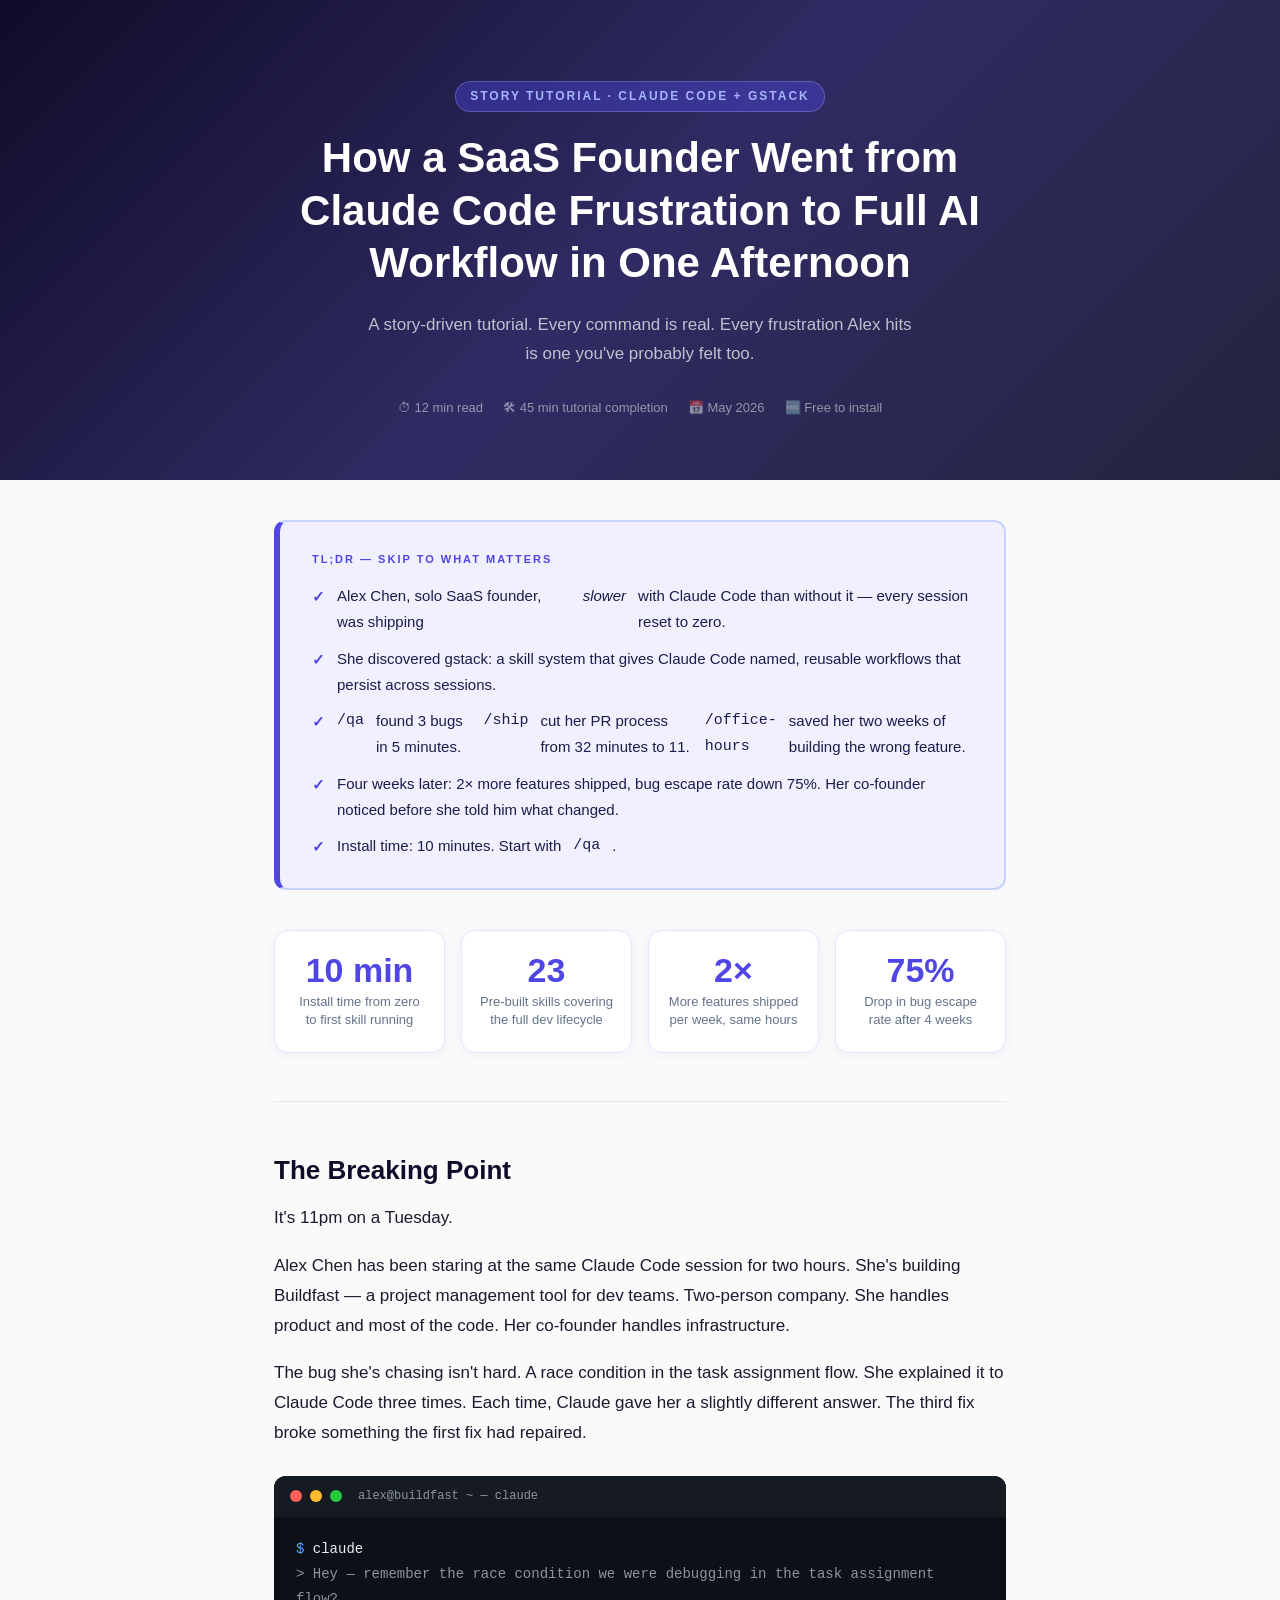
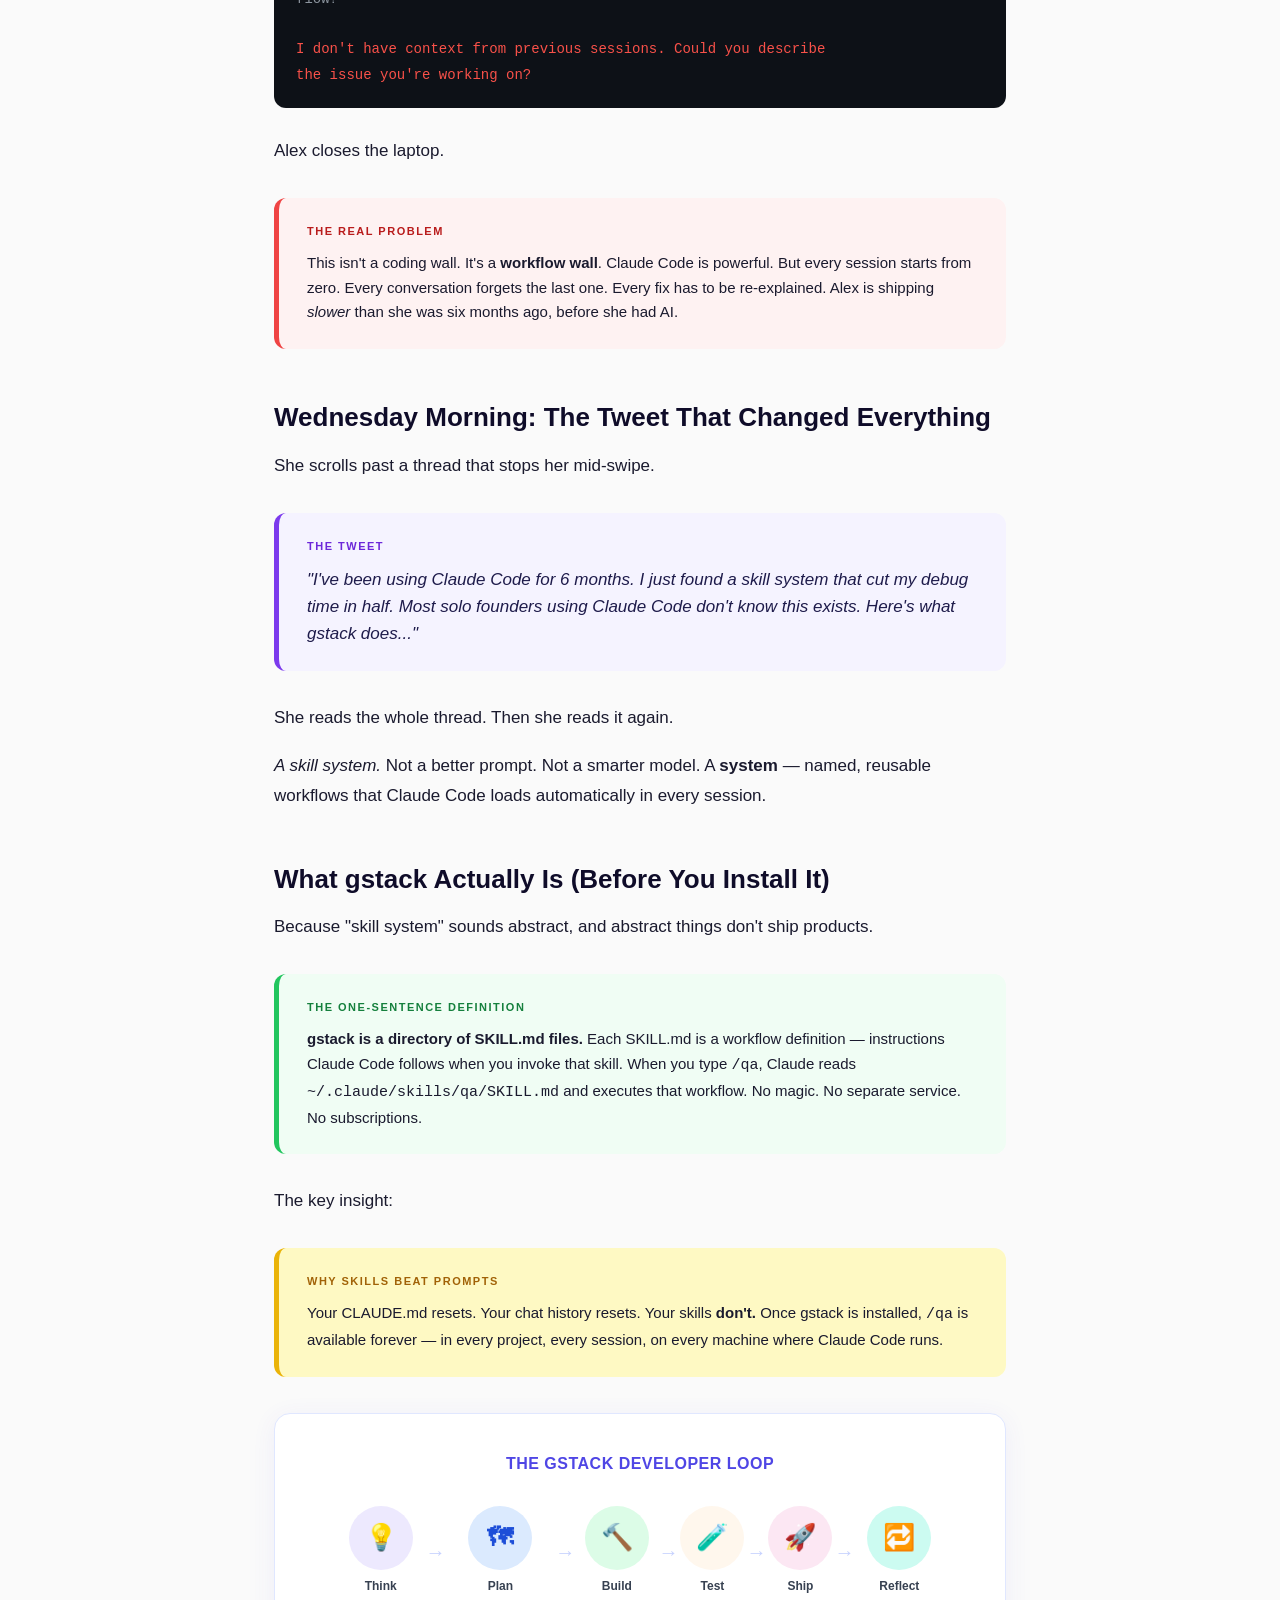
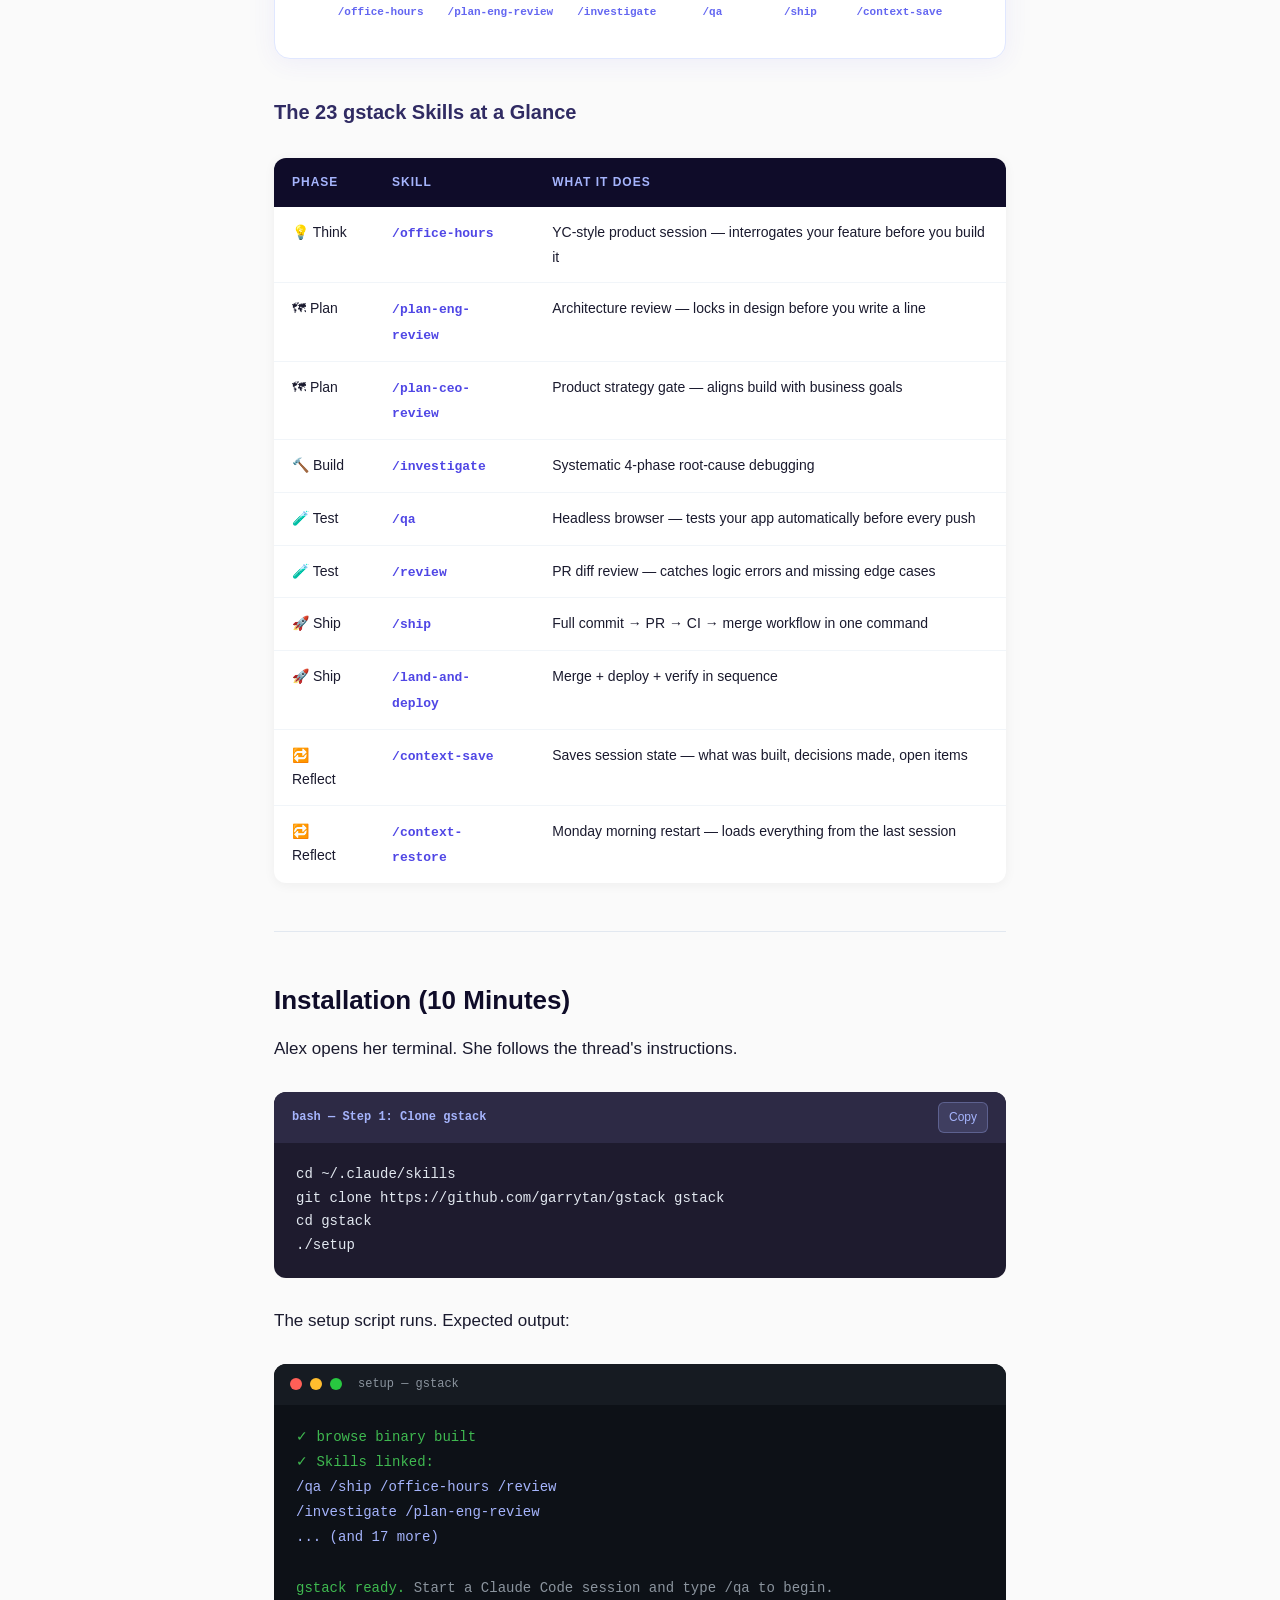
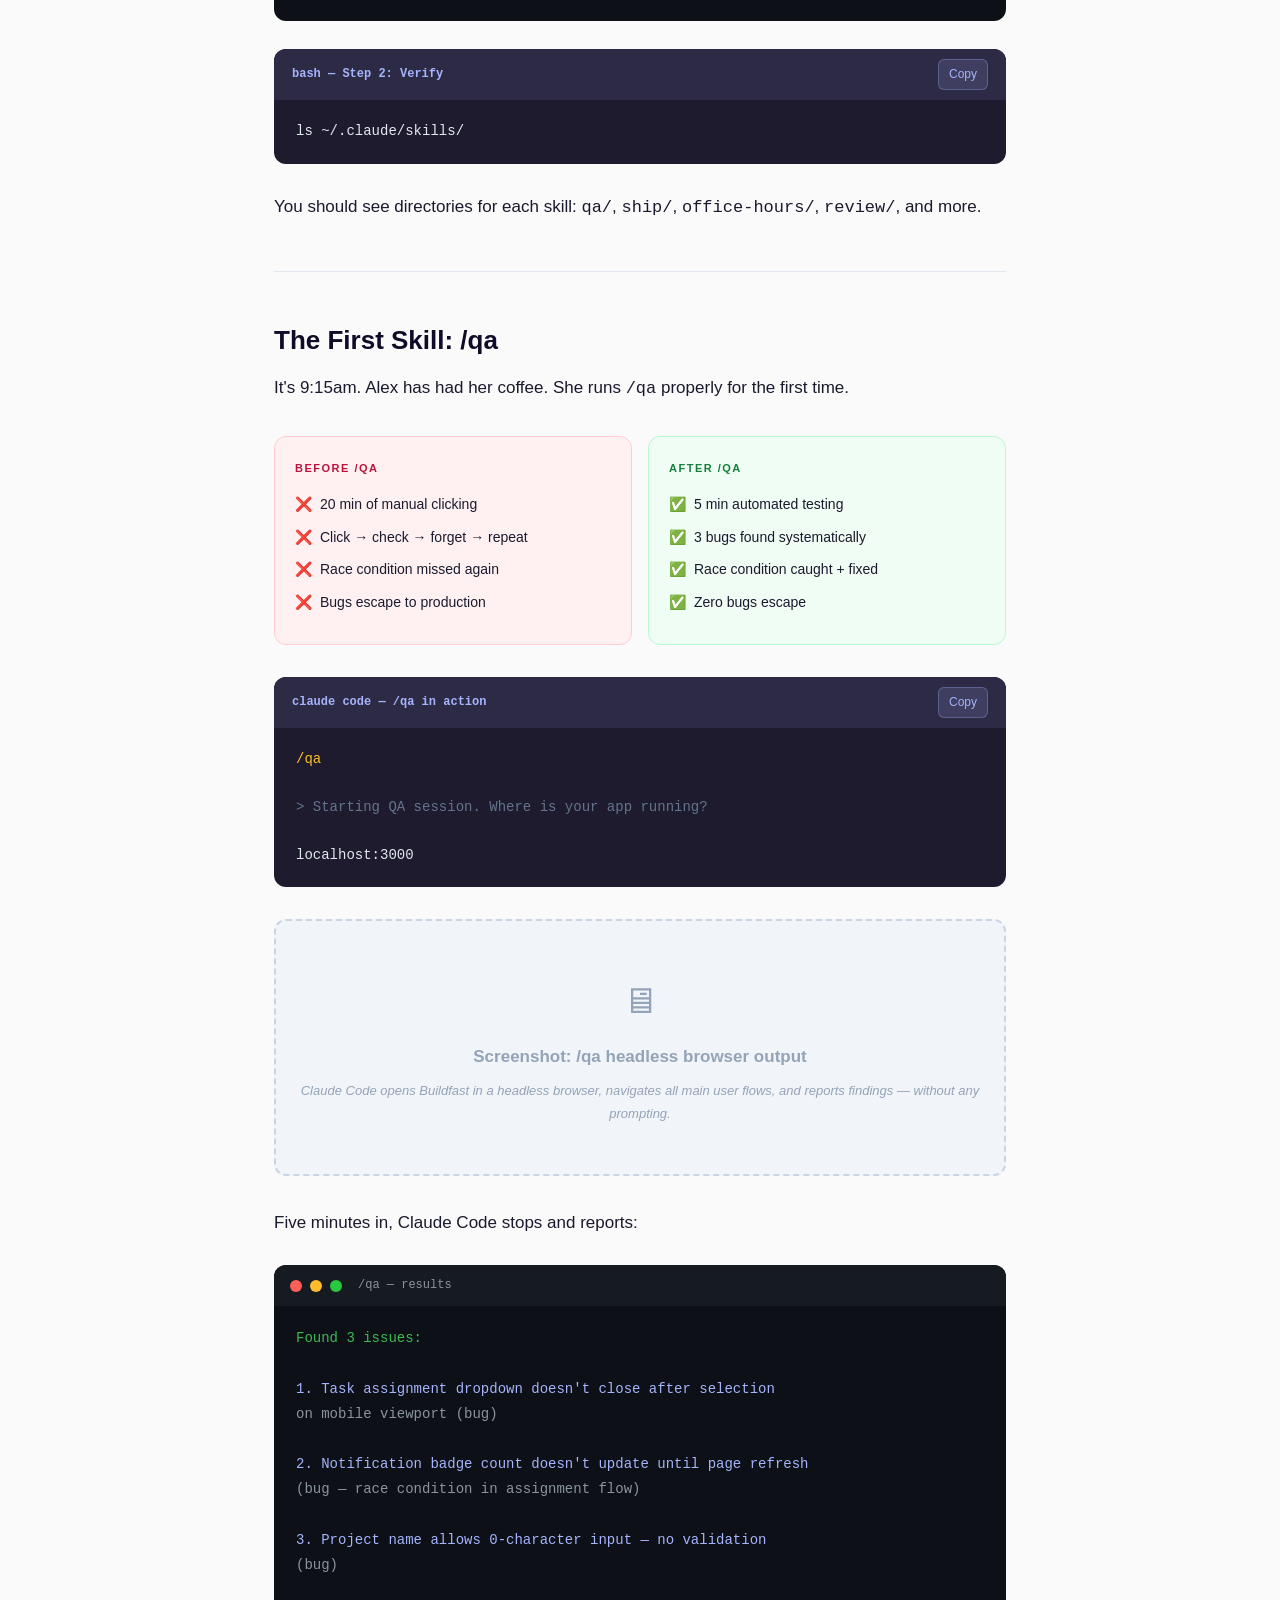
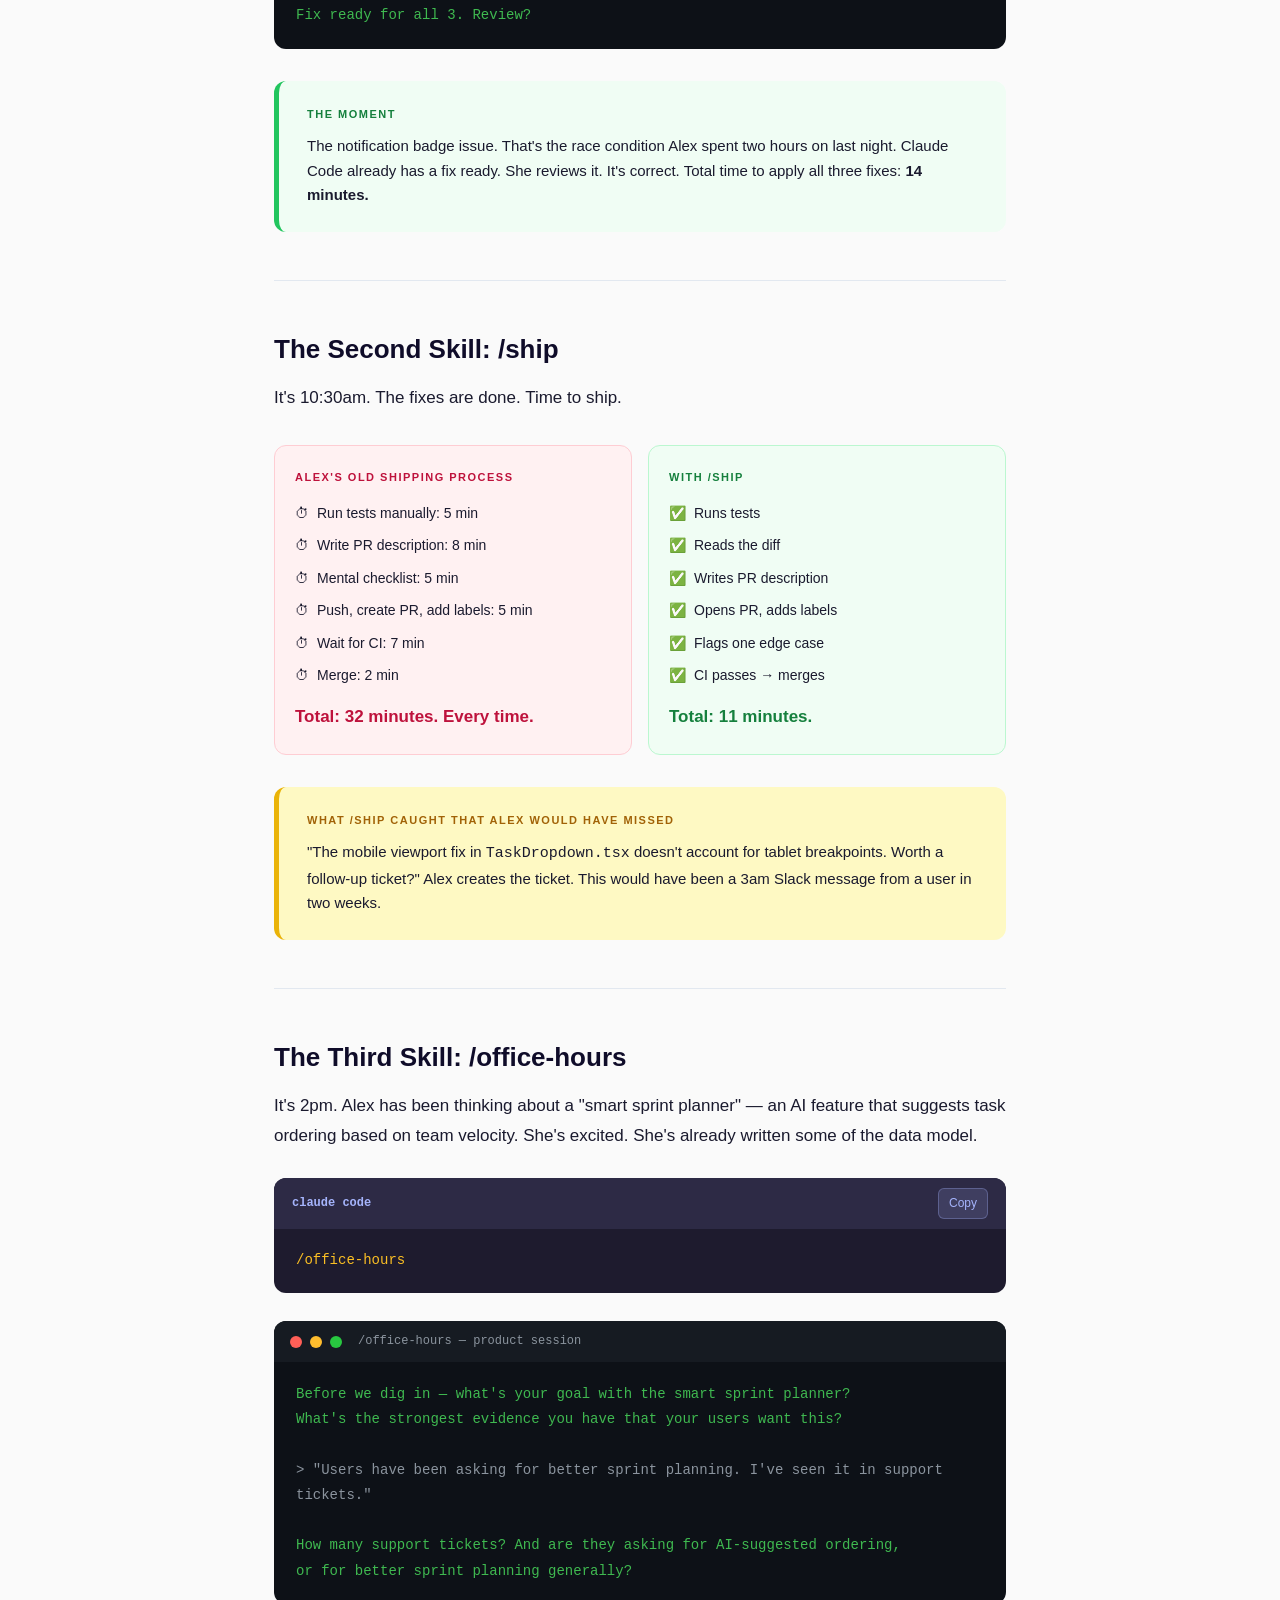
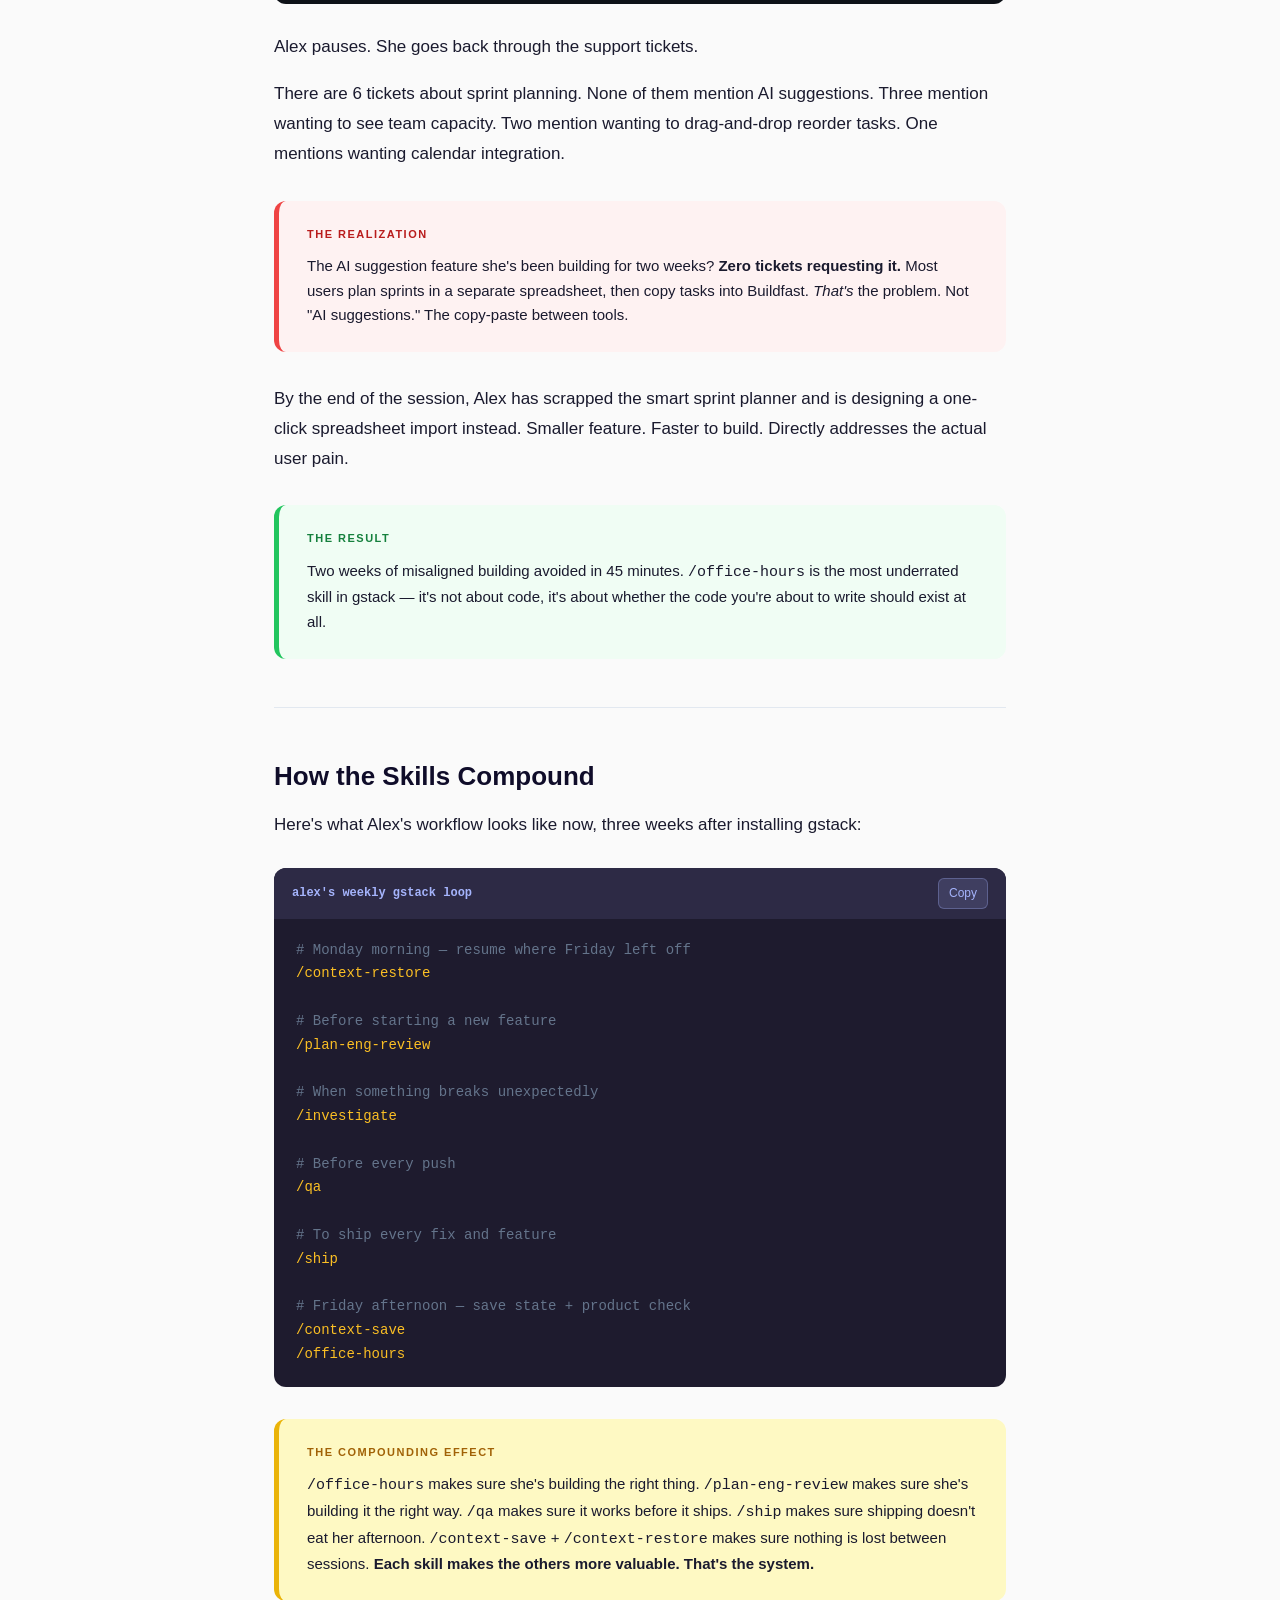
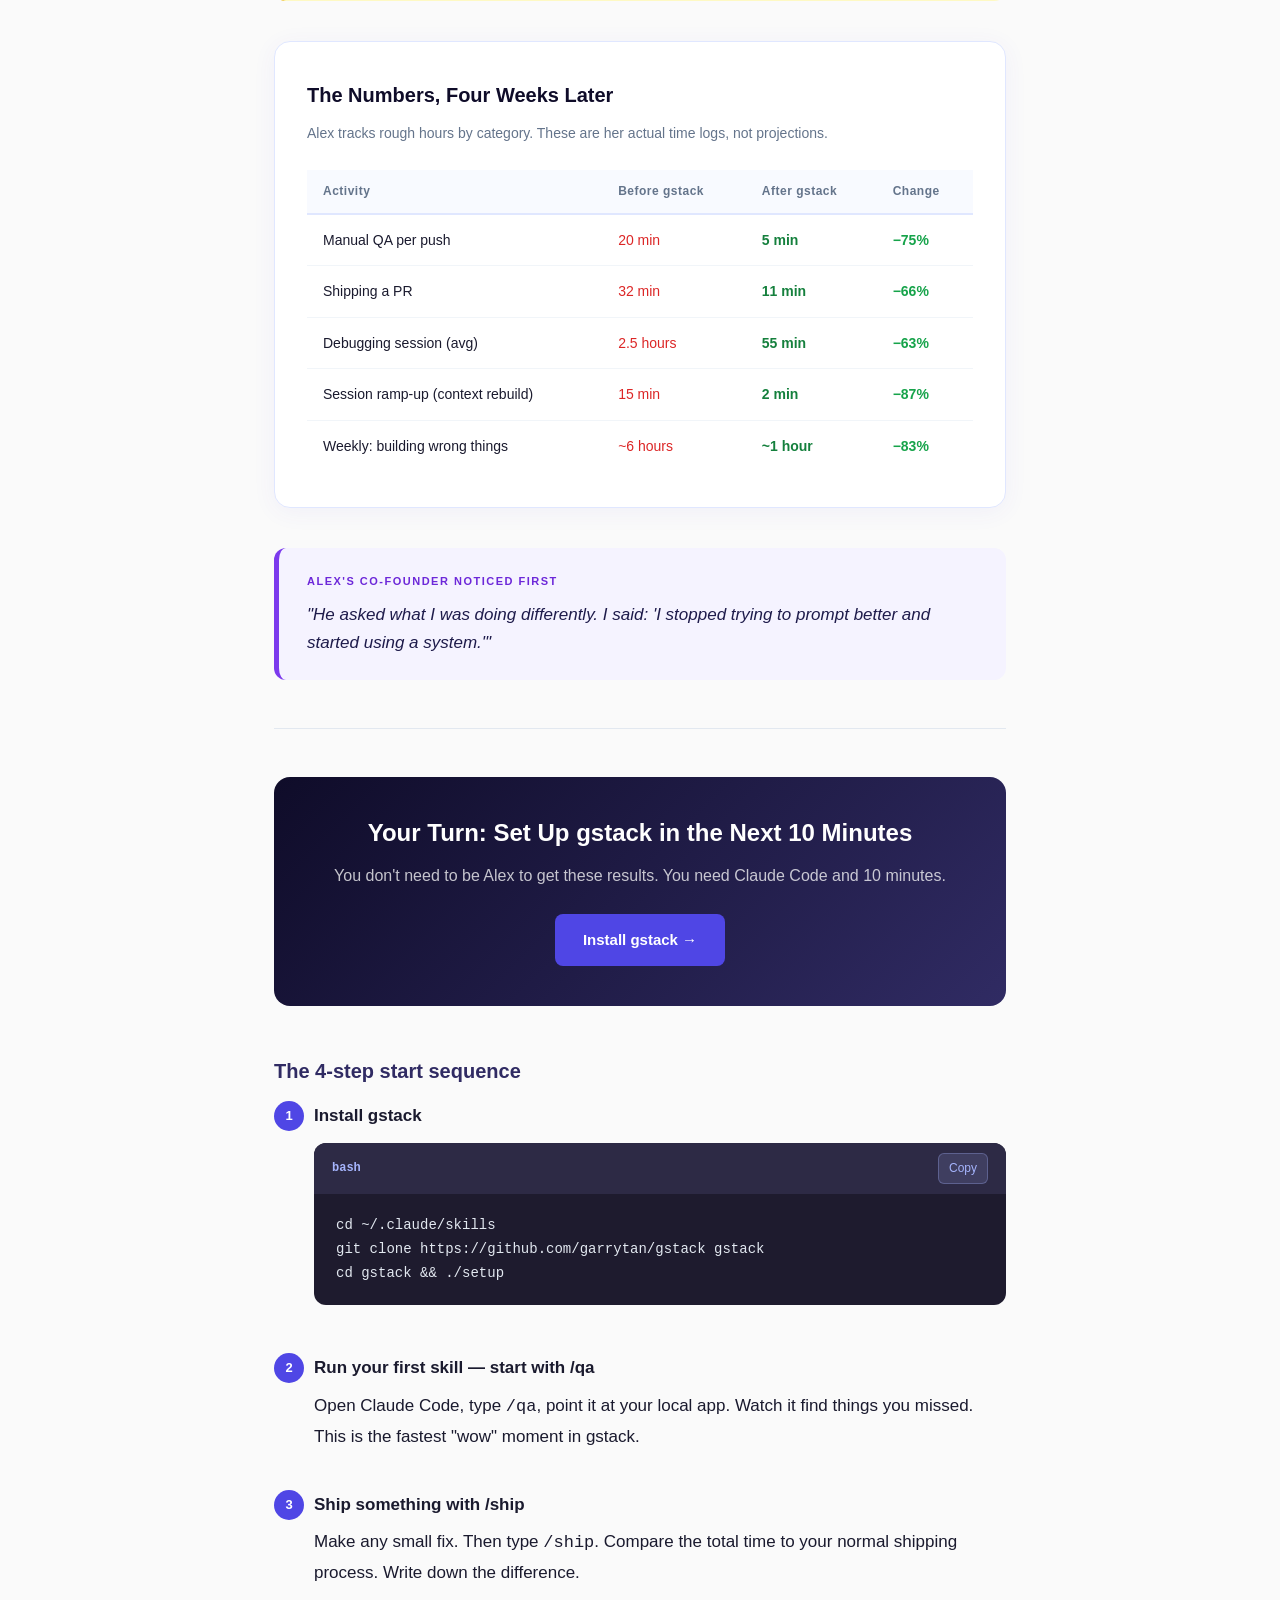
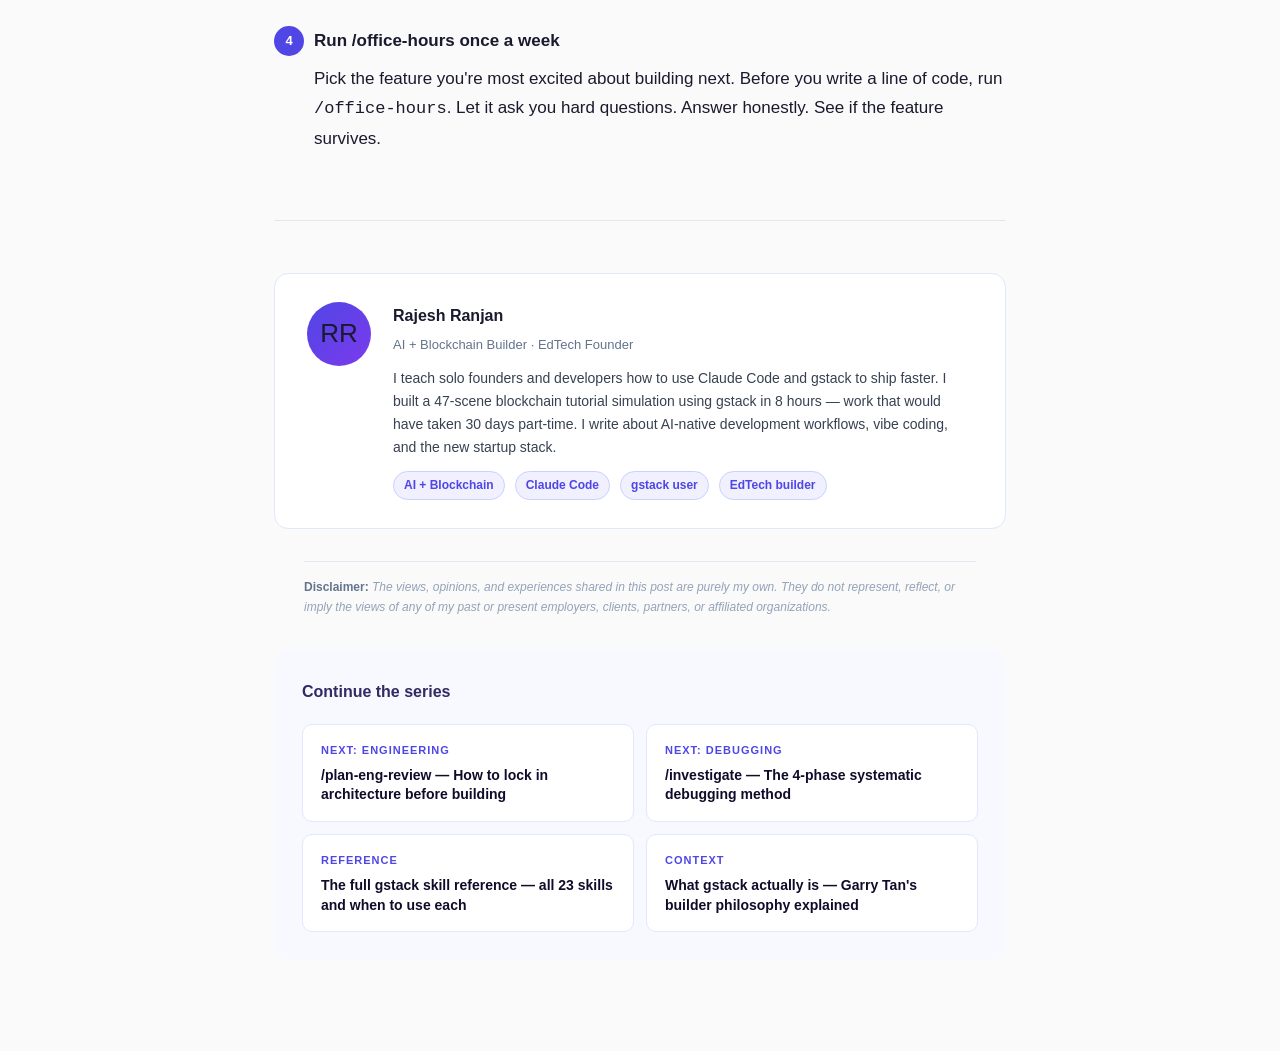
<file: gstack-founder-story/index.html>
<!DOCTYPE html>
<html lang="en">
<head>
  <meta charset="UTF-8" />
  <meta name="viewport" content="width=device-width, initial-scale=1.0" />
  <title>How a SaaS Founder Went from Claude Code Frustration to Full AI Workflow in One Afternoon</title>
  <style>
    /* ── Reset & base ──────────────────────────────── */
    *, *::before, *::after { box-sizing: border-box; margin: 0; padding: 0; }
    body {
      font-family: -apple-system, BlinkMacSystemFont, "Segoe UI", Roboto, "Helvetica Neue", Arial, sans-serif;
      font-size: 17px;
      line-height: 1.75;
      color: #1a1a2e;
      background: #fafafa;
    }
    a { color: #4f46e5; text-decoration: none; }
    a:hover { text-decoration: underline; }

    /* ── Reading progress bar ──────────────────────── */
    #progress-bar {
      position: fixed;
      top: 0; left: 0;
      height: 4px;
      width: 0%;
      background: linear-gradient(90deg, #4f46e5, #7c3aed);
      z-index: 9999;
      transition: width 0.1s linear;
    }

    /* ── Layout ────────────────────────────────────── */
    .container {
      max-width: 780px;
      margin: 0 auto;
      padding: 0 24px 80px;
    }

    /* ── Hero ──────────────────────────────────────── */
    .hero {
      background: linear-gradient(135deg, #0f0c29 0%, #302b63 50%, #24243e 100%);
      color: #fff;
      padding: 80px 24px 60px;
      text-align: center;
    }
    .hero-tag {
      display: inline-block;
      background: rgba(79,70,229,0.4);
      color: #a5b4fc;
      font-size: 12px;
      font-weight: 700;
      letter-spacing: 2px;
      text-transform: uppercase;
      padding: 4px 14px;
      border-radius: 20px;
      margin-bottom: 20px;
      border: 1px solid rgba(165,180,252,0.3);
    }
    .hero h1 {
      font-size: clamp(26px, 4vw, 42px);
      font-weight: 800;
      line-height: 1.25;
      max-width: 680px;
      margin: 0 auto 20px;
    }
    .hero-sub {
      font-size: 17px;
      color: rgba(255,255,255,0.7);
      max-width: 560px;
      margin: 0 auto 28px;
    }
    .hero-meta {
      font-size: 13px;
      color: rgba(255,255,255,0.5);
      display: flex;
      gap: 20px;
      justify-content: center;
      flex-wrap: wrap;
    }
    .hero-meta span { display: flex; align-items: center; gap: 6px; }

    /* ── TL;DR box ─────────────────────────────────── */
    .tldr {
      background: #f0f0ff;
      border: 2px solid #c7d2fe;
      border-left: 6px solid #4f46e5;
      border-radius: 12px;
      padding: 28px 32px;
      margin: 40px 0;
    }
    .tldr-label {
      font-size: 11px;
      font-weight: 800;
      letter-spacing: 2px;
      text-transform: uppercase;
      color: #4f46e5;
      margin-bottom: 14px;
    }
    .tldr ul {
      list-style: none;
      display: flex;
      flex-direction: column;
      gap: 10px;
    }
    .tldr li {
      display: flex;
      align-items: flex-start;
      gap: 12px;
      font-size: 15px;
      color: #1e1b4b;
    }
    .tldr li::before {
      content: "✓";
      color: #4f46e5;
      font-weight: 700;
      font-size: 15px;
      flex-shrink: 0;
      margin-top: 1px;
    }

    /* ── Section headings ──────────────────────────── */
    h2 {
      font-size: 26px;
      font-weight: 800;
      margin: 52px 0 16px;
      color: #0f0c29;
      line-height: 1.3;
    }
    h3 {
      font-size: 20px;
      font-weight: 700;
      margin: 36px 0 12px;
      color: #302b63;
    }
    p { margin-bottom: 18px; }

    /* ── Stat band ─────────────────────────────────── */
    .stat-band {
      display: grid;
      grid-template-columns: repeat(auto-fit, minmax(160px, 1fr));
      gap: 16px;
      margin: 36px 0;
    }
    .stat-card {
      background: #fff;
      border: 1px solid #e0e7ff;
      border-radius: 14px;
      padding: 22px 18px;
      text-align: center;
      box-shadow: 0 2px 12px rgba(79,70,229,0.06);
    }
    .stat-num {
      font-size: 34px;
      font-weight: 900;
      color: #4f46e5;
      line-height: 1;
      margin-bottom: 6px;
    }
    .stat-label {
      font-size: 13px;
      color: #64748b;
      line-height: 1.4;
    }

    /* ── Callout boxes ─────────────────────────────── */
    .callout {
      border-radius: 12px;
      padding: 24px 28px;
      margin: 32px 0;
    }
    .callout.insight {
      background: #fef9c3;
      border-left: 5px solid #eab308;
    }
    .callout.insight .callout-label { color: #a16207; }
    .callout.danger {
      background: #fef2f2;
      border-left: 5px solid #ef4444;
    }
    .callout.danger .callout-label { color: #b91c1c; }
    .callout.success {
      background: #f0fdf4;
      border-left: 5px solid #22c55e;
    }
    .callout.success .callout-label { color: #15803d; }
    .callout.quote {
      background: #f5f3ff;
      border-left: 5px solid #7c3aed;
    }
    .callout.quote .callout-label { color: #6d28d9; }
    .callout-label {
      font-size: 11px;
      font-weight: 800;
      letter-spacing: 1.5px;
      text-transform: uppercase;
      margin-bottom: 10px;
    }
    .callout p { margin: 0; font-size: 15px; line-height: 1.65; }
    .callout blockquote {
      font-size: 17px;
      font-style: italic;
      color: #1e1b4b;
      line-height: 1.6;
    }

    /* ── Before / After comparison ─────────────────── */
    .compare {
      display: grid;
      grid-template-columns: 1fr 1fr;
      gap: 16px;
      margin: 32px 0;
    }
    @media (max-width: 600px) { .compare { grid-template-columns: 1fr; } }
    .compare-box {
      border-radius: 12px;
      padding: 22px 20px;
    }
    .compare-box.before {
      background: #fff1f2;
      border: 1px solid #fecdd3;
    }
    .compare-box.after {
      background: #f0fdf4;
      border: 1px solid #bbf7d0;
    }
    .compare-label {
      font-size: 11px;
      font-weight: 800;
      letter-spacing: 1.5px;
      text-transform: uppercase;
      margin-bottom: 14px;
    }
    .compare-box.before .compare-label { color: #be123c; }
    .compare-box.after .compare-label { color: #15803d; }
    .compare-item {
      font-size: 14px;
      margin-bottom: 8px;
      display: flex;
      gap: 8px;
    }
    .compare-item .icon { flex-shrink: 0; }

    /* ── Skill loop diagram ────────────────────────── */
    .skill-loop {
      background: #fff;
      border: 1px solid #e0e7ff;
      border-radius: 16px;
      padding: 36px 24px;
      margin: 36px 0;
      text-align: center;
      box-shadow: 0 4px 24px rgba(79,70,229,0.07);
    }
    .skill-loop h3 {
      margin: 0 0 28px;
      font-size: 16px;
      font-weight: 700;
      color: #4f46e5;
      letter-spacing: 0.5px;
      text-transform: uppercase;
    }
    .loop-nodes {
      display: flex;
      align-items: center;
      justify-content: center;
      flex-wrap: wrap;
      gap: 0;
    }
    .loop-node {
      display: flex;
      flex-direction: column;
      align-items: center;
      gap: 6px;
    }
    .loop-icon {
      width: 64px;
      height: 64px;
      border-radius: 50%;
      display: flex;
      align-items: center;
      justify-content: center;
      font-size: 26px;
      font-weight: 900;
    }
    .loop-icon.purple { background: #ede9fe; color: #4f46e5; }
    .loop-icon.blue   { background: #dbeafe; color: #1d4ed8; }
    .loop-icon.green  { background: #dcfce7; color: #15803d; }
    .loop-icon.orange { background: #fff7ed; color: #c2410c; }
    .loop-icon.pink   { background: #fce7f3; color: #be185d; }
    .loop-icon.teal   { background: #ccfbf1; color: #0f766e; }
    .loop-node-label {
      font-size: 12px;
      font-weight: 700;
      color: #374151;
      text-align: center;
    }
    .loop-node-skill {
      font-size: 11px;
      color: #6366f1;
      font-family: "Menlo", "Courier New", monospace;
      font-weight: 600;
    }
    .loop-arrow {
      font-size: 20px;
      color: #c7d2fe;
      margin: 0 2px;
      flex-shrink: 0;
      padding-bottom: 24px;
    }

    /* ── Skill phase table ──────────────────────────── */
    .skill-table {
      width: 100%;
      border-collapse: collapse;
      margin: 28px 0;
      font-size: 14px;
      background: #fff;
      border-radius: 12px;
      overflow: hidden;
      box-shadow: 0 2px 12px rgba(0,0,0,0.05);
    }
    .skill-table th {
      background: #0f0c29;
      color: #a5b4fc;
      padding: 14px 18px;
      text-align: left;
      font-size: 12px;
      letter-spacing: 1px;
      text-transform: uppercase;
    }
    .skill-table td {
      padding: 13px 18px;
      border-bottom: 1px solid #f1f5f9;
      vertical-align: top;
    }
    .skill-table tr:last-child td { border-bottom: none; }
    .skill-table tr:hover td { background: #f8f9ff; }
    .skill-code {
      font-family: "Menlo", "Courier New", monospace;
      font-size: 13px;
      color: #4f46e5;
      font-weight: 600;
    }

    /* ── Code blocks ───────────────────────────────── */
    .code-block {
      position: relative;
      background: #1e1b2e;
      border-radius: 12px;
      margin: 28px 0;
      overflow: hidden;
    }
    .code-header {
      background: #2d2a45;
      padding: 10px 18px;
      display: flex;
      align-items: center;
      justify-content: space-between;
    }
    .code-lang {
      font-size: 12px;
      color: #a5b4fc;
      font-family: "Menlo", monospace;
      font-weight: 600;
    }
    .copy-btn {
      font-size: 12px;
      color: #a5b4fc;
      cursor: pointer;
      background: rgba(165,180,252,0.15);
      border: 1px solid rgba(165,180,252,0.3);
      border-radius: 6px;
      padding: 4px 10px;
      transition: background 0.2s;
    }
    .copy-btn:hover { background: rgba(165,180,252,0.25); }
    .code-block pre {
      padding: 20px 22px;
      overflow-x: auto;
      font-family: "Menlo", "Courier New", monospace;
      font-size: 14px;
      line-height: 1.7;
      color: #e2e8f0;
      margin: 0;
    }
    .code-block .kw  { color: #93c5fd; }
    .code-block .cm  { color: #64748b; }
    .code-block .st  { color: #86efac; }
    .code-block .hl  { color: #fbbf24; }

    /* ── Numbers section ────────────────────────────── */
    .numbers-section {
      background: #fff;
      border: 1px solid #e0e7ff;
      border-radius: 16px;
      padding: 36px 32px;
      margin: 40px 0;
      box-shadow: 0 4px 24px rgba(79,70,229,0.06);
    }
    .numbers-section h3 {
      font-size: 20px;
      color: #0f0c29;
      margin: 0 0 8px;
    }
    .numbers-sub { font-size: 14px; color: #64748b; margin-bottom: 24px; }
    .numbers-table {
      width: 100%;
      border-collapse: collapse;
      font-size: 14px;
    }
    .numbers-table th {
      background: #f8faff;
      padding: 11px 16px;
      text-align: left;
      font-size: 12px;
      letter-spacing: 0.5px;
      color: #64748b;
      font-weight: 700;
      border-bottom: 2px solid #e0e7ff;
    }
    .numbers-table td {
      padding: 13px 16px;
      border-bottom: 1px solid #f1f5f9;
      vertical-align: middle;
    }
    .numbers-table tr:last-child td { border-bottom: none; }
    .delta-good { color: #16a34a; font-weight: 700; }
    .before-val { color: #dc2626; }
    .after-val  { color: #15803d; font-weight: 600; }

    /* ── Image placeholder ──────────────────────────── */
    .img-block {
      background: #f1f5f9;
      border: 2px dashed #cbd5e1;
      border-radius: 12px;
      padding: 48px 24px;
      text-align: center;
      margin: 32px 0;
      color: #94a3b8;
    }
    .img-block .img-icon { font-size: 36px; margin-bottom: 10px; }
    .img-block .img-caption { font-size: 13px; font-style: italic; color: #94a3b8; margin-top: 8px; }

    /* ── Terminal mockup ────────────────────────────── */
    .terminal {
      background: #0d1117;
      border-radius: 12px;
      overflow: hidden;
      margin: 28px 0;
      font-family: "Menlo", "Courier New", monospace;
      font-size: 14px;
    }
    .terminal-bar {
      background: #161b22;
      padding: 10px 16px;
      display: flex;
      align-items: center;
      gap: 8px;
    }
    .dot { width: 12px; height: 12px; border-radius: 50%; }
    .dot.red    { background: #ff5f57; }
    .dot.yellow { background: #ffbd2e; }
    .dot.green  { background: #28c840; }
    .terminal-title {
      font-size: 12px;
      color: #8b949e;
      margin-left: 8px;
    }
    .terminal-body {
      padding: 20px 22px;
      line-height: 1.8;
    }
    .terminal-body .prompt { color: #58a6ff; }
    .terminal-body .cmd    { color: #e6edf3; }
    .terminal-body .out    { color: #3fb950; }
    .terminal-body .err    { color: #f85149; }
    .terminal-body .info   { color: #a5b4fc; }
    .terminal-body .dim    { color: #8b949e; }

    /* ── Section divider ─────────────────────────────── */
    .divider {
      border: none;
      border-top: 1px solid #e2e8f0;
      margin: 48px 0;
    }

    /* ── Author box ─────────────────────────────────── */
    .author-box {
      background: #fff;
      border: 1px solid #e0e7ff;
      border-radius: 14px;
      padding: 28px 32px;
      margin: 52px 0 32px;
      display: flex;
      gap: 22px;
      align-items: flex-start;
    }
    .author-avatar {
      width: 64px;
      height: 64px;
      border-radius: 50%;
      background: linear-gradient(135deg, #4f46e5, #7c3aed);
      display: flex;
      align-items: center;
      justify-content: center;
      font-size: 26px;
      flex-shrink: 0;
    }
    .author-name { font-weight: 700; font-size: 16px; margin-bottom: 4px; }
    .author-title { font-size: 13px; color: #64748b; margin-bottom: 10px; }
    .author-bio { font-size: 14px; color: #374151; line-height: 1.65; }
    .author-creds {
      display: flex;
      gap: 10px;
      flex-wrap: wrap;
      margin-top: 12px;
    }
    .cred-tag {
      font-size: 12px;
      background: #f0f0ff;
      color: #4f46e5;
      border: 1px solid #c7d2fe;
      border-radius: 20px;
      padding: 3px 10px;
      font-weight: 600;
    }

    /* ── Related reading ─────────────────────────────── */
    .related {
      background: #f8f9ff;
      border-radius: 14px;
      padding: 28px 28px;
      margin: 32px 0;
    }
    .related h3 { margin: 0 0 18px; font-size: 16px; }
    .related-grid {
      display: grid;
      grid-template-columns: 1fr 1fr;
      gap: 12px;
    }
    @media (max-width: 580px) { .related-grid { grid-template-columns: 1fr; } }
    .related-card {
      background: #fff;
      border: 1px solid #e0e7ff;
      border-radius: 10px;
      padding: 16px 18px;
      cursor: pointer;
    }
    .related-card:hover { border-color: #a5b4fc; }
    .related-tag {
      font-size: 11px;
      font-weight: 700;
      letter-spacing: 1px;
      text-transform: uppercase;
      color: #4f46e5;
      margin-bottom: 6px;
    }
    .related-title {
      font-size: 14px;
      font-weight: 600;
      color: #0f0c29;
      line-height: 1.4;
    }

    /* ── CTA section ─────────────────────────────────── */
    .cta-box {
      background: linear-gradient(135deg, #0f0c29 0%, #302b63 100%);
      color: #fff;
      border-radius: 16px;
      padding: 40px 36px;
      margin: 48px 0;
      text-align: center;
    }
    .cta-box h2 { color: #fff; margin: 0 0 14px; font-size: 24px; }
    .cta-box p  { color: rgba(255,255,255,0.75); margin: 0 0 24px; font-size: 16px; }
    .cta-btn {
      display: inline-block;
      background: #4f46e5;
      color: #fff;
      border-radius: 8px;
      padding: 13px 28px;
      font-weight: 700;
      font-size: 15px;
      text-decoration: none;
    }
    .cta-btn:hover { background: #4338ca; text-decoration: none; }

    /* ── Utility ─────────────────────────────────────── */
    .section-number {
      display: inline-block;
      width: 30px;
      height: 30px;
      background: #4f46e5;
      color: #fff;
      border-radius: 50%;
      font-size: 13px;
      font-weight: 700;
      text-align: center;
      line-height: 30px;
      margin-right: 10px;
      flex-shrink: 0;
    }
    .step-row {
      display: flex;
      align-items: flex-start;
      gap: 0;
      margin-bottom: 20px;
    }
    .step-row .step-content { flex: 1; }

    @media (max-width: 600px) {
      .loop-arrow { display: none; }
      .loop-nodes { gap: 16px; }
      .author-box { flex-direction: column; }
    }
  </style>
</head>
<body>

<!-- Reading progress bar -->
<div id="progress-bar"></div>

<!-- Hero -->
<div class="hero">
  <div class="hero-tag">Story Tutorial · Claude Code + gstack</div>
  <h1>How a SaaS Founder Went from Claude Code Frustration to Full AI Workflow in One Afternoon</h1>
  <p class="hero-sub">A story-driven tutorial. Every command is real. Every frustration Alex hits is one you've probably felt too.</p>
  <div class="hero-meta">
    <span>⏱ 12 min read</span>
    <span>🛠 45 min tutorial completion</span>
    <span>📅 May 2026</span>
    <span>🆓 Free to install</span>
  </div>
</div>

<div class="container">

  <!-- TL;DR -->
  <div class="tldr">
    <div class="tldr-label">TL;DR — Skip to what matters</div>
    <ul>
      <li>Alex Chen, solo SaaS founder, was shipping <em>slower</em> with Claude Code than without it — every session reset to zero.</li>
      <li>She discovered gstack: a skill system that gives Claude Code named, reusable workflows that persist across sessions.</li>
      <li><code>/qa</code> found 3 bugs in 5 minutes. <code>/ship</code> cut her PR process from 32 minutes to 11. <code>/office-hours</code> saved her two weeks of building the wrong feature.</li>
      <li>Four weeks later: 2× more features shipped, bug escape rate down 75%. Her co-founder noticed before she told him what changed.</li>
      <li>Install time: 10 minutes. Start with <code>/qa</code>.</li>
    </ul>
  </div>

  <!-- Stat band -->
  <div class="stat-band">
    <div class="stat-card">
      <div class="stat-num">10 min</div>
      <div class="stat-label">Install time from zero to first skill running</div>
    </div>
    <div class="stat-card">
      <div class="stat-num">23</div>
      <div class="stat-label">Pre-built skills covering the full dev lifecycle</div>
    </div>
    <div class="stat-card">
      <div class="stat-num">2×</div>
      <div class="stat-label">More features shipped per week, same hours</div>
    </div>
    <div class="stat-card">
      <div class="stat-num">75%</div>
      <div class="stat-label">Drop in bug escape rate after 4 weeks</div>
    </div>
  </div>

  <hr class="divider" />

  <!-- Section 1: The Breaking Point -->
  <h2>The Breaking Point</h2>
  <p>It's 11pm on a Tuesday.</p>
  <p>Alex Chen has been staring at the same Claude Code session for two hours. She's building Buildfast — a project management tool for dev teams. Two-person company. She handles product and most of the code. Her co-founder handles infrastructure.</p>
  <p>The bug she's chasing isn't hard. A race condition in the task assignment flow. She explained it to Claude Code three times. Each time, Claude gave her a slightly different answer. The third fix broke something the first fix had repaired.</p>

  <div class="terminal">
    <div class="terminal-bar">
      <span class="dot red"></span>
      <span class="dot yellow"></span>
      <span class="dot green"></span>
      <span class="terminal-title">alex@buildfast ~ — claude</span>
    </div>
    <div class="terminal-body">
      <span class="prompt">$</span> <span class="cmd">claude</span><br/>
      <span class="dim">> Hey — remember the race condition we were debugging in the task assignment flow?</span><br/><br/>
      <span class="err">I don't have context from previous sessions. Could you describe</span><br/>
      <span class="err">the issue you're working on?</span>
    </div>
  </div>

  <p>Alex closes the laptop.</p>

  <div class="callout danger">
    <div class="callout-label">The Real Problem</div>
    <p>This isn't a coding wall. It's a <strong>workflow wall</strong>. Claude Code is powerful. But every session starts from zero. Every conversation forgets the last one. Every fix has to be re-explained. Alex is shipping <em>slower</em> than she was six months ago, before she had AI.</p>
  </div>

  <!-- Section 2: The Discovery -->
  <h2>Wednesday Morning: The Tweet That Changed Everything</h2>
  <p>She scrolls past a thread that stops her mid-swipe.</p>

  <div class="callout quote">
    <div class="callout-label">The Tweet</div>
    <blockquote>"I've been using Claude Code for 6 months. I just found a skill system that cut my debug time in half. Most solo founders using Claude Code don't know this exists. Here's what gstack does..."</blockquote>
  </div>

  <p>She reads the whole thread. Then she reads it again.</p>
  <p><em>A skill system.</em> Not a better prompt. Not a smarter model. A <strong>system</strong> — named, reusable workflows that Claude Code loads automatically in every session.</p>

  <!-- Section 3: What gstack Is -->
  <h2>What gstack Actually Is (Before You Install It)</h2>
  <p>Because "skill system" sounds abstract, and abstract things don't ship products.</p>

  <div class="callout success">
    <div class="callout-label">The One-Sentence Definition</div>
    <p><strong>gstack is a directory of SKILL.md files.</strong> Each SKILL.md is a workflow definition — instructions Claude Code follows when you invoke that skill. When you type <code>/qa</code>, Claude reads <code>~/.claude/skills/qa/SKILL.md</code> and executes that workflow. No magic. No separate service. No subscriptions.</p>
  </div>

  <p>The key insight:</p>

  <div class="callout insight">
    <div class="callout-label">Why Skills Beat Prompts</div>
    <p>Your CLAUDE.md resets. Your chat history resets. Your skills <strong>don't.</strong> Once gstack is installed, <code>/qa</code> is available forever — in every project, every session, on every machine where Claude Code runs.</p>
  </div>

  <!-- Skill loop diagram -->
  <div class="skill-loop">
    <h3>The gstack Developer Loop</h3>
    <div class="loop-nodes">
      <div class="loop-node">
        <div class="loop-icon purple">💡</div>
        <div class="loop-node-label">Think</div>
        <div class="loop-node-skill">/office-hours</div>
      </div>
      <div class="loop-arrow">→</div>
      <div class="loop-node">
        <div class="loop-icon blue">🗺</div>
        <div class="loop-node-label">Plan</div>
        <div class="loop-node-skill">/plan-eng-review</div>
      </div>
      <div class="loop-arrow">→</div>
      <div class="loop-node">
        <div class="loop-icon green">🔨</div>
        <div class="loop-node-label">Build</div>
        <div class="loop-node-skill">/investigate</div>
      </div>
      <div class="loop-arrow">→</div>
      <div class="loop-node">
        <div class="loop-icon orange">🧪</div>
        <div class="loop-node-label">Test</div>
        <div class="loop-node-skill">/qa</div>
      </div>
      <div class="loop-arrow">→</div>
      <div class="loop-node">
        <div class="loop-icon pink">🚀</div>
        <div class="loop-node-label">Ship</div>
        <div class="loop-node-skill">/ship</div>
      </div>
      <div class="loop-arrow">→</div>
      <div class="loop-node">
        <div class="loop-icon teal">🔁</div>
        <div class="loop-node-label">Reflect</div>
        <div class="loop-node-skill">/context-save</div>
      </div>
    </div>
  </div>

  <!-- Skill table -->
  <h3>The 23 gstack Skills at a Glance</h3>
  <table class="skill-table">
    <thead>
      <tr>
        <th>Phase</th>
        <th>Skill</th>
        <th>What It Does</th>
      </tr>
    </thead>
    <tbody>
      <tr>
        <td>💡 Think</td>
        <td><span class="skill-code">/office-hours</span></td>
        <td>YC-style product session — interrogates your feature before you build it</td>
      </tr>
      <tr>
        <td>🗺 Plan</td>
        <td><span class="skill-code">/plan-eng-review</span></td>
        <td>Architecture review — locks in design before you write a line</td>
      </tr>
      <tr>
        <td>🗺 Plan</td>
        <td><span class="skill-code">/plan-ceo-review</span></td>
        <td>Product strategy gate — aligns build with business goals</td>
      </tr>
      <tr>
        <td>🔨 Build</td>
        <td><span class="skill-code">/investigate</span></td>
        <td>Systematic 4-phase root-cause debugging</td>
      </tr>
      <tr>
        <td>🧪 Test</td>
        <td><span class="skill-code">/qa</span></td>
        <td>Headless browser — tests your app automatically before every push</td>
      </tr>
      <tr>
        <td>🧪 Test</td>
        <td><span class="skill-code">/review</span></td>
        <td>PR diff review — catches logic errors and missing edge cases</td>
      </tr>
      <tr>
        <td>🚀 Ship</td>
        <td><span class="skill-code">/ship</span></td>
        <td>Full commit → PR → CI → merge workflow in one command</td>
      </tr>
      <tr>
        <td>🚀 Ship</td>
        <td><span class="skill-code">/land-and-deploy</span></td>
        <td>Merge + deploy + verify in sequence</td>
      </tr>
      <tr>
        <td>🔁 Reflect</td>
        <td><span class="skill-code">/context-save</span></td>
        <td>Saves session state — what was built, decisions made, open items</td>
      </tr>
      <tr>
        <td>🔁 Reflect</td>
        <td><span class="skill-code">/context-restore</span></td>
        <td>Monday morning restart — loads everything from the last session</td>
      </tr>
    </tbody>
  </table>

  <hr class="divider" />

  <!-- Section 4: Installation -->
  <h2>Installation (10 Minutes)</h2>
  <p>Alex opens her terminal. She follows the thread's instructions.</p>

  <div class="code-block">
    <div class="code-header">
      <span class="code-lang">bash — Step 1: Clone gstack</span>
      <span class="copy-btn" onclick="copyCode(this)">Copy</span>
    </div>
    <pre>cd ~/.claude/skills
git clone https://github.com/garrytan/gstack gstack
cd gstack
./setup</pre>
  </div>

  <p>The setup script runs. Expected output:</p>

  <div class="terminal">
    <div class="terminal-bar">
      <span class="dot red"></span><span class="dot yellow"></span><span class="dot green"></span>
      <span class="terminal-title">setup — gstack</span>
    </div>
    <div class="terminal-body">
      <span class="out">✓ browse binary built</span><br/>
      <span class="out">✓ Skills linked:</span><br/>
      <span class="info">  /qa  /ship  /office-hours  /review</span><br/>
      <span class="info">  /investigate  /plan-eng-review</span><br/>
      <span class="info">  ... (and 17 more)</span><br/><br/>
      <span class="out">gstack ready.</span> <span class="dim">Start a Claude Code session and type /qa to begin.</span>
    </div>
  </div>

  <div class="code-block">
    <div class="code-header">
      <span class="code-lang">bash — Step 2: Verify</span>
      <span class="copy-btn" onclick="copyCode(this)">Copy</span>
    </div>
    <pre>ls ~/.claude/skills/</pre>
  </div>

  <p>You should see directories for each skill: <code>qa/</code>, <code>ship/</code>, <code>office-hours/</code>, <code>review/</code>, and more.</p>

  <hr class="divider" />

  <!-- Section 5: /qa -->
  <h2>The First Skill: /qa</h2>
  <p>It's 9:15am. Alex has had her coffee. She runs <code>/qa</code> properly for the first time.</p>

  <div class="compare">
    <div class="compare-box before">
      <div class="compare-label">Before /qa</div>
      <div class="compare-item"><span class="icon">❌</span>20 min of manual clicking</div>
      <div class="compare-item"><span class="icon">❌</span>Click → check → forget → repeat</div>
      <div class="compare-item"><span class="icon">❌</span>Race condition missed again</div>
      <div class="compare-item"><span class="icon">❌</span>Bugs escape to production</div>
    </div>
    <div class="compare-box after">
      <div class="compare-label">After /qa</div>
      <div class="compare-item"><span class="icon">✅</span>5 min automated testing</div>
      <div class="compare-item"><span class="icon">✅</span>3 bugs found systematically</div>
      <div class="compare-item"><span class="icon">✅</span>Race condition caught + fixed</div>
      <div class="compare-item"><span class="icon">✅</span>Zero bugs escape</div>
    </div>
  </div>

  <div class="code-block">
    <div class="code-header">
      <span class="code-lang">claude code — /qa in action</span>
      <span class="copy-btn" onclick="copyCode(this)">Copy</span>
    </div>
    <pre><span class="hl">/qa</span>

<span class="cm">&gt; Starting QA session. Where is your app running?</span>

localhost:3000</pre>
  </div>

  <div class="img-block">
    <div class="img-icon">🖥</div>
    <div><strong>Screenshot: /qa headless browser output</strong></div>
    <div class="img-caption">Claude Code opens Buildfast in a headless browser, navigates all main user flows, and reports findings — without any prompting.</div>
  </div>

  <p>Five minutes in, Claude Code stops and reports:</p>

  <div class="terminal">
    <div class="terminal-bar">
      <span class="dot red"></span><span class="dot yellow"></span><span class="dot green"></span>
      <span class="terminal-title">/qa — results</span>
    </div>
    <div class="terminal-body">
      <span class="out">Found 3 issues:</span><br/><br/>
      <span class="info">1. Task assignment dropdown doesn't close after selection</span><br/>
      <span class="dim">   on mobile viewport (bug)</span><br/><br/>
      <span class="info">2. Notification badge count doesn't update until page refresh</span><br/>
      <span class="dim">   (bug — race condition in assignment flow)</span><br/><br/>
      <span class="info">3. Project name allows 0-character input — no validation</span><br/>
      <span class="dim">   (bug)</span><br/><br/>
      <span class="out">Fix ready for all 3. Review?</span>
    </div>
  </div>

  <div class="callout success">
    <div class="callout-label">The Moment</div>
    <p>The notification badge issue. That's the race condition Alex spent two hours on last night. Claude Code already has a fix ready. She reviews it. It's correct. Total time to apply all three fixes: <strong>14 minutes.</strong></p>
  </div>

  <hr class="divider" />

  <!-- Section 6: /ship -->
  <h2>The Second Skill: /ship</h2>
  <p>It's 10:30am. The fixes are done. Time to ship.</p>

  <div class="compare">
    <div class="compare-box before">
      <div class="compare-label">Alex's Old Shipping Process</div>
      <div class="compare-item"><span class="icon">⏱</span>Run tests manually: 5 min</div>
      <div class="compare-item"><span class="icon">⏱</span>Write PR description: 8 min</div>
      <div class="compare-item"><span class="icon">⏱</span>Mental checklist: 5 min</div>
      <div class="compare-item"><span class="icon">⏱</span>Push, create PR, add labels: 5 min</div>
      <div class="compare-item"><span class="icon">⏱</span>Wait for CI: 7 min</div>
      <div class="compare-item"><span class="icon">⏱</span>Merge: 2 min</div>
      <div style="margin-top:14px; font-weight:700; color:#be123c;">Total: 32 minutes. Every time.</div>
    </div>
    <div class="compare-box after">
      <div class="compare-label">With /ship</div>
      <div class="compare-item"><span class="icon">✅</span>Runs tests</div>
      <div class="compare-item"><span class="icon">✅</span>Reads the diff</div>
      <div class="compare-item"><span class="icon">✅</span>Writes PR description</div>
      <div class="compare-item"><span class="icon">✅</span>Opens PR, adds labels</div>
      <div class="compare-item"><span class="icon">✅</span>Flags one edge case</div>
      <div class="compare-item"><span class="icon">✅</span>CI passes → merges</div>
      <div style="margin-top:14px; font-weight:700; color:#15803d;">Total: 11 minutes.</div>
    </div>
  </div>

  <div class="callout insight">
    <div class="callout-label">What /ship caught that Alex would have missed</div>
    <p>"The mobile viewport fix in <code>TaskDropdown.tsx</code> doesn't account for tablet breakpoints. Worth a follow-up ticket?" Alex creates the ticket. This would have been a 3am Slack message from a user in two weeks.</p>
  </div>

  <hr class="divider" />

  <!-- Section 7: /office-hours -->
  <h2>The Third Skill: /office-hours</h2>
  <p>It's 2pm. Alex has been thinking about a "smart sprint planner" — an AI feature that suggests task ordering based on team velocity. She's excited. She's already written some of the data model.</p>

  <div class="code-block">
    <div class="code-header">
      <span class="code-lang">claude code</span>
      <span class="copy-btn" onclick="copyCode(this)">Copy</span>
    </div>
    <pre><span class="hl">/office-hours</span></pre>
  </div>

  <div class="terminal">
    <div class="terminal-bar">
      <span class="dot red"></span><span class="dot yellow"></span><span class="dot green"></span>
      <span class="terminal-title">/office-hours — product session</span>
    </div>
    <div class="terminal-body">
      <span class="out">Before we dig in — what's your goal with the smart sprint planner?</span><br/>
      <span class="out">What's the strongest evidence you have that your users want this?</span><br/><br/>
      <span class="dim">&gt; "Users have been asking for better sprint planning. I've seen it in support tickets."</span><br/><br/>
      <span class="out">How many support tickets? And are they asking for AI-suggested ordering,</span><br/>
      <span class="out">or for better sprint planning generally?</span>
    </div>
  </div>

  <p>Alex pauses. She goes back through the support tickets.</p>
  <p>There are 6 tickets about sprint planning. None of them mention AI suggestions. Three mention wanting to see team capacity. Two mention wanting to drag-and-drop reorder tasks. One mentions wanting calendar integration.</p>

  <div class="callout danger">
    <div class="callout-label">The Realization</div>
    <p>The AI suggestion feature she's been building for two weeks? <strong>Zero tickets requesting it.</strong> Most users plan sprints in a separate spreadsheet, then copy tasks into Buildfast. <em>That's</em> the problem. Not "AI suggestions." The copy-paste between tools.</p>
  </div>

  <p>By the end of the session, Alex has scrapped the smart sprint planner and is designing a one-click spreadsheet import instead. Smaller feature. Faster to build. Directly addresses the actual user pain.</p>

  <div class="callout success">
    <div class="callout-label">The Result</div>
    <p>Two weeks of misaligned building avoided in 45 minutes. <code>/office-hours</code> is the most underrated skill in gstack — it's not about code, it's about whether the code you're about to write should exist at all.</p>
  </div>

  <hr class="divider" />

  <!-- Section 8: The compound system -->
  <h2>How the Skills Compound</h2>
  <p>Here's what Alex's workflow looks like now, three weeks after installing gstack:</p>

  <div class="code-block">
    <div class="code-header">
      <span class="code-lang">alex's weekly gstack loop</span>
      <span class="copy-btn" onclick="copyCode(this)">Copy</span>
    </div>
    <pre><span class="cm"># Monday morning — resume where Friday left off</span>
<span class="hl">/context-restore</span>

<span class="cm"># Before starting a new feature</span>
<span class="hl">/plan-eng-review</span>

<span class="cm"># When something breaks unexpectedly</span>
<span class="hl">/investigate</span>

<span class="cm"># Before every push</span>
<span class="hl">/qa</span>

<span class="cm"># To ship every fix and feature</span>
<span class="hl">/ship</span>

<span class="cm"># Friday afternoon — save state + product check</span>
<span class="hl">/context-save</span>
<span class="hl">/office-hours</span></pre>
  </div>

  <div class="callout insight">
    <div class="callout-label">The Compounding Effect</div>
    <p><code>/office-hours</code> makes sure she's building the right thing. <code>/plan-eng-review</code> makes sure she's building it the right way. <code>/qa</code> makes sure it works before it ships. <code>/ship</code> makes sure shipping doesn't eat her afternoon. <code>/context-save</code> + <code>/context-restore</code> makes sure nothing is lost between sessions. <strong>Each skill makes the others more valuable. That's the system.</strong></p>
  </div>

  <!-- The Numbers section -->
  <div class="numbers-section">
    <h3>The Numbers, Four Weeks Later</h3>
    <p class="numbers-sub">Alex tracks rough hours by category. These are her actual time logs, not projections.</p>
    <table class="numbers-table">
      <thead>
        <tr>
          <th>Activity</th>
          <th>Before gstack</th>
          <th>After gstack</th>
          <th>Change</th>
        </tr>
      </thead>
      <tbody>
        <tr>
          <td>Manual QA per push</td>
          <td class="before-val">20 min</td>
          <td class="after-val">5 min</td>
          <td class="delta-good">−75%</td>
        </tr>
        <tr>
          <td>Shipping a PR</td>
          <td class="before-val">32 min</td>
          <td class="after-val">11 min</td>
          <td class="delta-good">−66%</td>
        </tr>
        <tr>
          <td>Debugging session (avg)</td>
          <td class="before-val">2.5 hours</td>
          <td class="after-val">55 min</td>
          <td class="delta-good">−63%</td>
        </tr>
        <tr>
          <td>Session ramp-up (context rebuild)</td>
          <td class="before-val">15 min</td>
          <td class="after-val">2 min</td>
          <td class="delta-good">−87%</td>
        </tr>
        <tr>
          <td>Weekly: building wrong things</td>
          <td class="before-val">~6 hours</td>
          <td class="after-val">~1 hour</td>
          <td class="delta-good">−83%</td>
        </tr>
      </tbody>
    </table>
  </div>

  <div class="callout quote">
    <div class="callout-label">Alex's co-founder noticed first</div>
    <blockquote>"He asked what I was doing differently. I said: 'I stopped trying to prompt better and started using a system.'"</blockquote>
  </div>

  <hr class="divider" />

  <!-- CTA: Your Turn -->
  <div class="cta-box">
    <h2>Your Turn: Set Up gstack in the Next 10 Minutes</h2>
    <p>You don't need to be Alex to get these results. You need Claude Code and 10 minutes.</p>
    <a href="https://github.com/garrytan/gstack" class="cta-btn">Install gstack →</a>
  </div>

  <h3>The 4-step start sequence</h3>

  <div class="step-row">
    <span class="section-number">1</span>
    <div class="step-content">
      <strong>Install gstack</strong>
      <div class="code-block" style="margin-top:12px;">
        <div class="code-header">
          <span class="code-lang">bash</span>
          <span class="copy-btn" onclick="copyCode(this)">Copy</span>
        </div>
        <pre>cd ~/.claude/skills
git clone https://github.com/garrytan/gstack gstack
cd gstack && ./setup</pre>
      </div>
    </div>
  </div>

  <div class="step-row">
    <span class="section-number">2</span>
    <div class="step-content">
      <strong>Run your first skill — start with /qa</strong>
      <p style="margin-top:8px;">Open Claude Code, type <code>/qa</code>, point it at your local app. Watch it find things you missed. This is the fastest "wow" moment in gstack.</p>
    </div>
  </div>

  <div class="step-row">
    <span class="section-number">3</span>
    <div class="step-content">
      <strong>Ship something with /ship</strong>
      <p style="margin-top:8px;">Make any small fix. Then type <code>/ship</code>. Compare the total time to your normal shipping process. Write down the difference.</p>
    </div>
  </div>

  <div class="step-row">
    <span class="section-number">4</span>
    <div class="step-content">
      <strong>Run /office-hours once a week</strong>
      <p style="margin-top:8px;">Pick the feature you're most excited about building next. Before you write a line of code, run <code>/office-hours</code>. Let it ask you hard questions. Answer honestly. See if the feature survives.</p>
    </div>
  </div>

  <hr class="divider" />

  <!-- Author box -->
  <div class="author-box">
    <div class="author-avatar">RR</div>
    <div>
      <div class="author-name">Rajesh Ranjan</div>
      <div class="author-title">AI + Blockchain Builder · EdTech Founder</div>
      <div class="author-bio">
        I teach solo founders and developers how to use Claude Code and gstack to ship faster. I built a 47-scene blockchain tutorial simulation using gstack in 8 hours — work that would have taken 30 days part-time. I write about AI-native development workflows, vibe coding, and the new startup stack.
      </div>
      <div class="author-creds">
        <span class="cred-tag">AI + Blockchain</span>
        <span class="cred-tag">Claude Code</span>
        <span class="cred-tag">gstack user</span>
        <span class="cred-tag">EdTech builder</span>
      </div>
    </div>
  </div>

  <!-- Disclaimer -->
  <div style="max-width:720px;margin:0 auto 32px;padding:0 24px;">
    <p style="font-size:12px;color:#94a3b8;border-top:1px solid #e2e8f0;padding-top:16px;line-height:1.65;font-style:italic;">
      <strong style="font-style:normal;color:#64748b;">Disclaimer:</strong> The views, opinions, and experiences shared in this post are purely my own. They do not represent, reflect, or imply the views of any of my past or present employers, clients, partners, or affiliated organizations.
    </p>
  </div>

  <!-- Related reading -->
  <div class="related">
    <h3>Continue the series</h3>
    <div class="related-grid">
      <a class="related-card" href="/plan-eng-review-tutorial/">
        <div class="related-tag">Next: Engineering</div>
        <div class="related-title">/plan-eng-review — How to lock in architecture before building</div>
      </a>
      <a class="related-card" href="/investigate-tutorial/">
        <div class="related-tag">Next: Debugging</div>
        <div class="related-title">/investigate — The 4-phase systematic debugging method</div>
      </a>
      <a class="related-card" href="/gstack-skill-reference/">
        <div class="related-tag">Reference</div>
        <div class="related-title">The full gstack skill reference — all 23 skills and when to use each</div>
      </a>
      <a class="related-card" href="/what-is-gstack/">
        <div class="related-tag">Context</div>
        <div class="related-title">What gstack actually is — Garry Tan's builder philosophy explained</div>
      </a>
    </div>
  </div>

</div><!-- /container -->

<script>
  // Reading progress bar
  window.addEventListener('scroll', () => {
    const scrollTop = window.scrollY;
    const docHeight = document.documentElement.scrollHeight - window.innerHeight;
    const pct = docHeight > 0 ? (scrollTop / docHeight) * 100 : 0;
    document.getElementById('progress-bar').style.width = pct + '%';
  });

  // Copy button
  function copyCode(btn) {
    const pre = btn.closest('.code-block').querySelector('pre');
    const text = pre.innerText;
    navigator.clipboard.writeText(text).then(() => {
      const orig = btn.textContent;
      btn.textContent = 'Copied!';
      setTimeout(() => btn.textContent = orig, 1800);
    });
  }
</script>
</body>
</html>
</file>
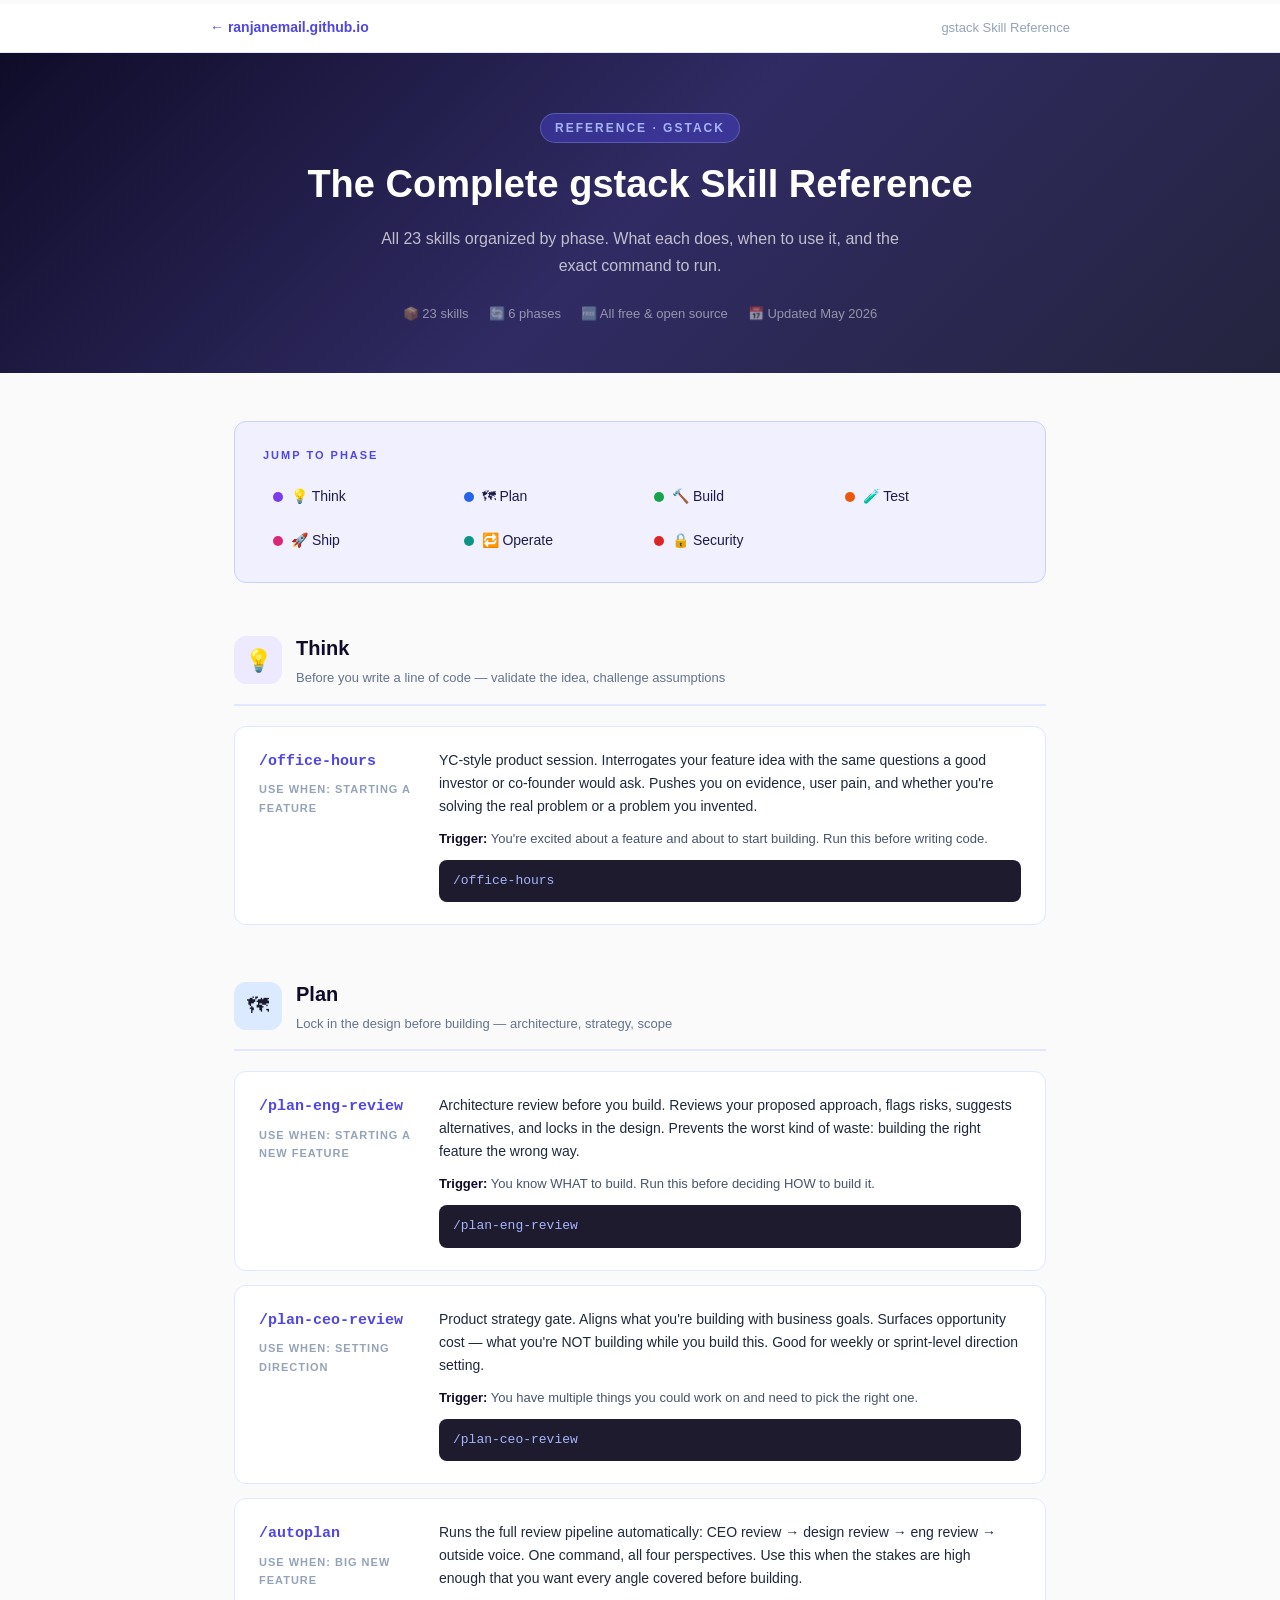
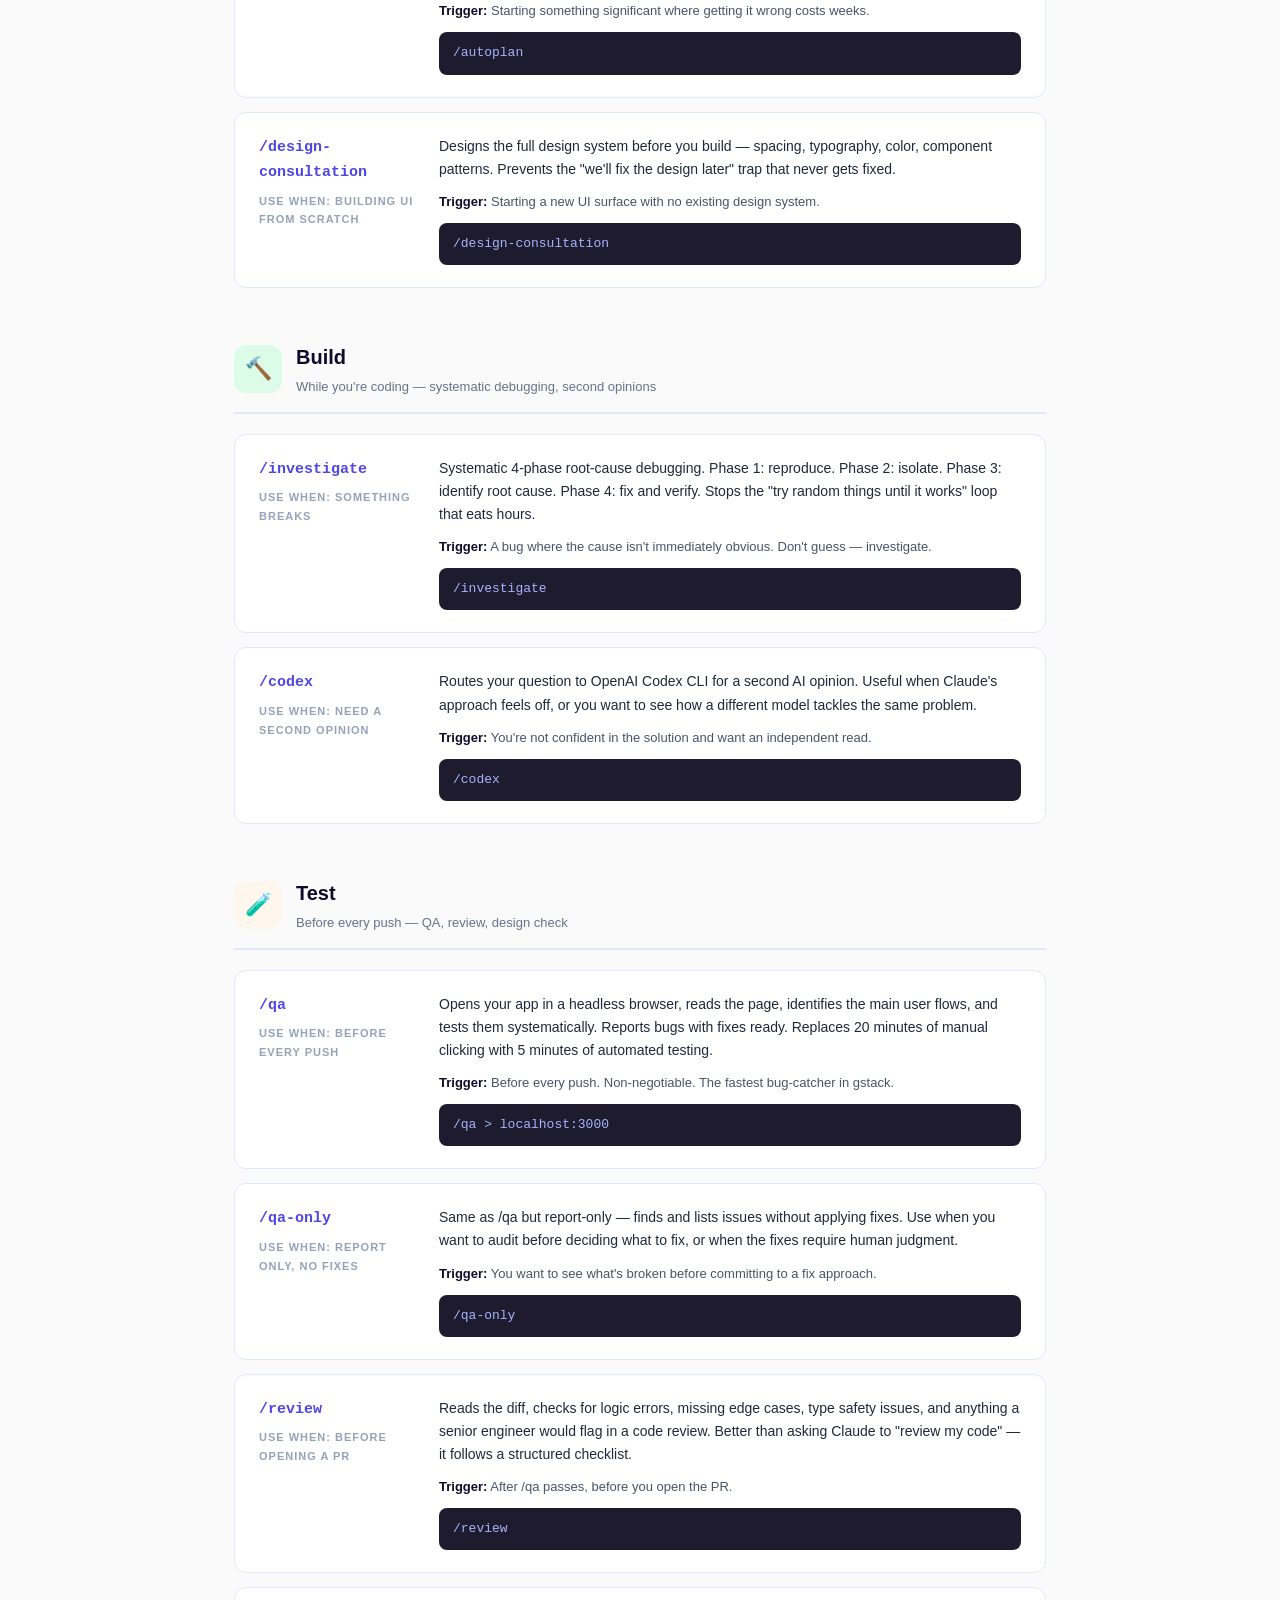
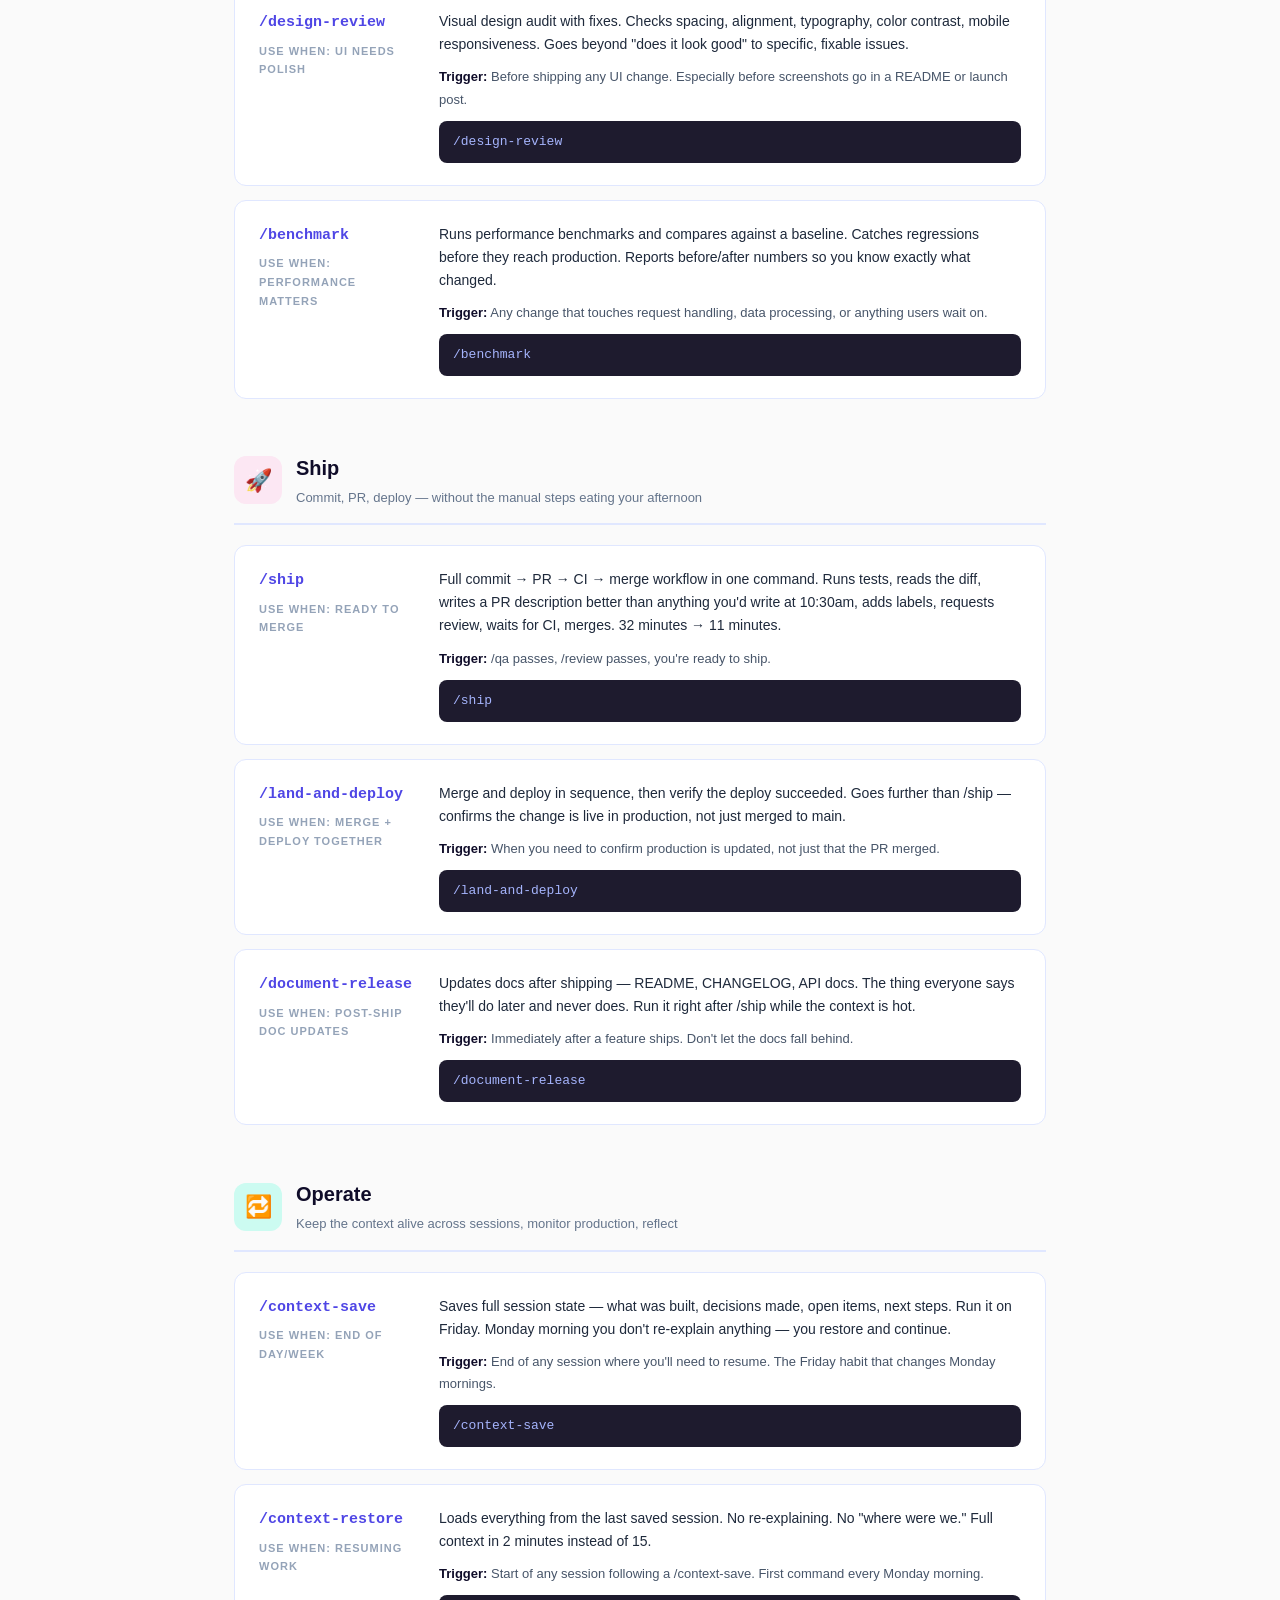
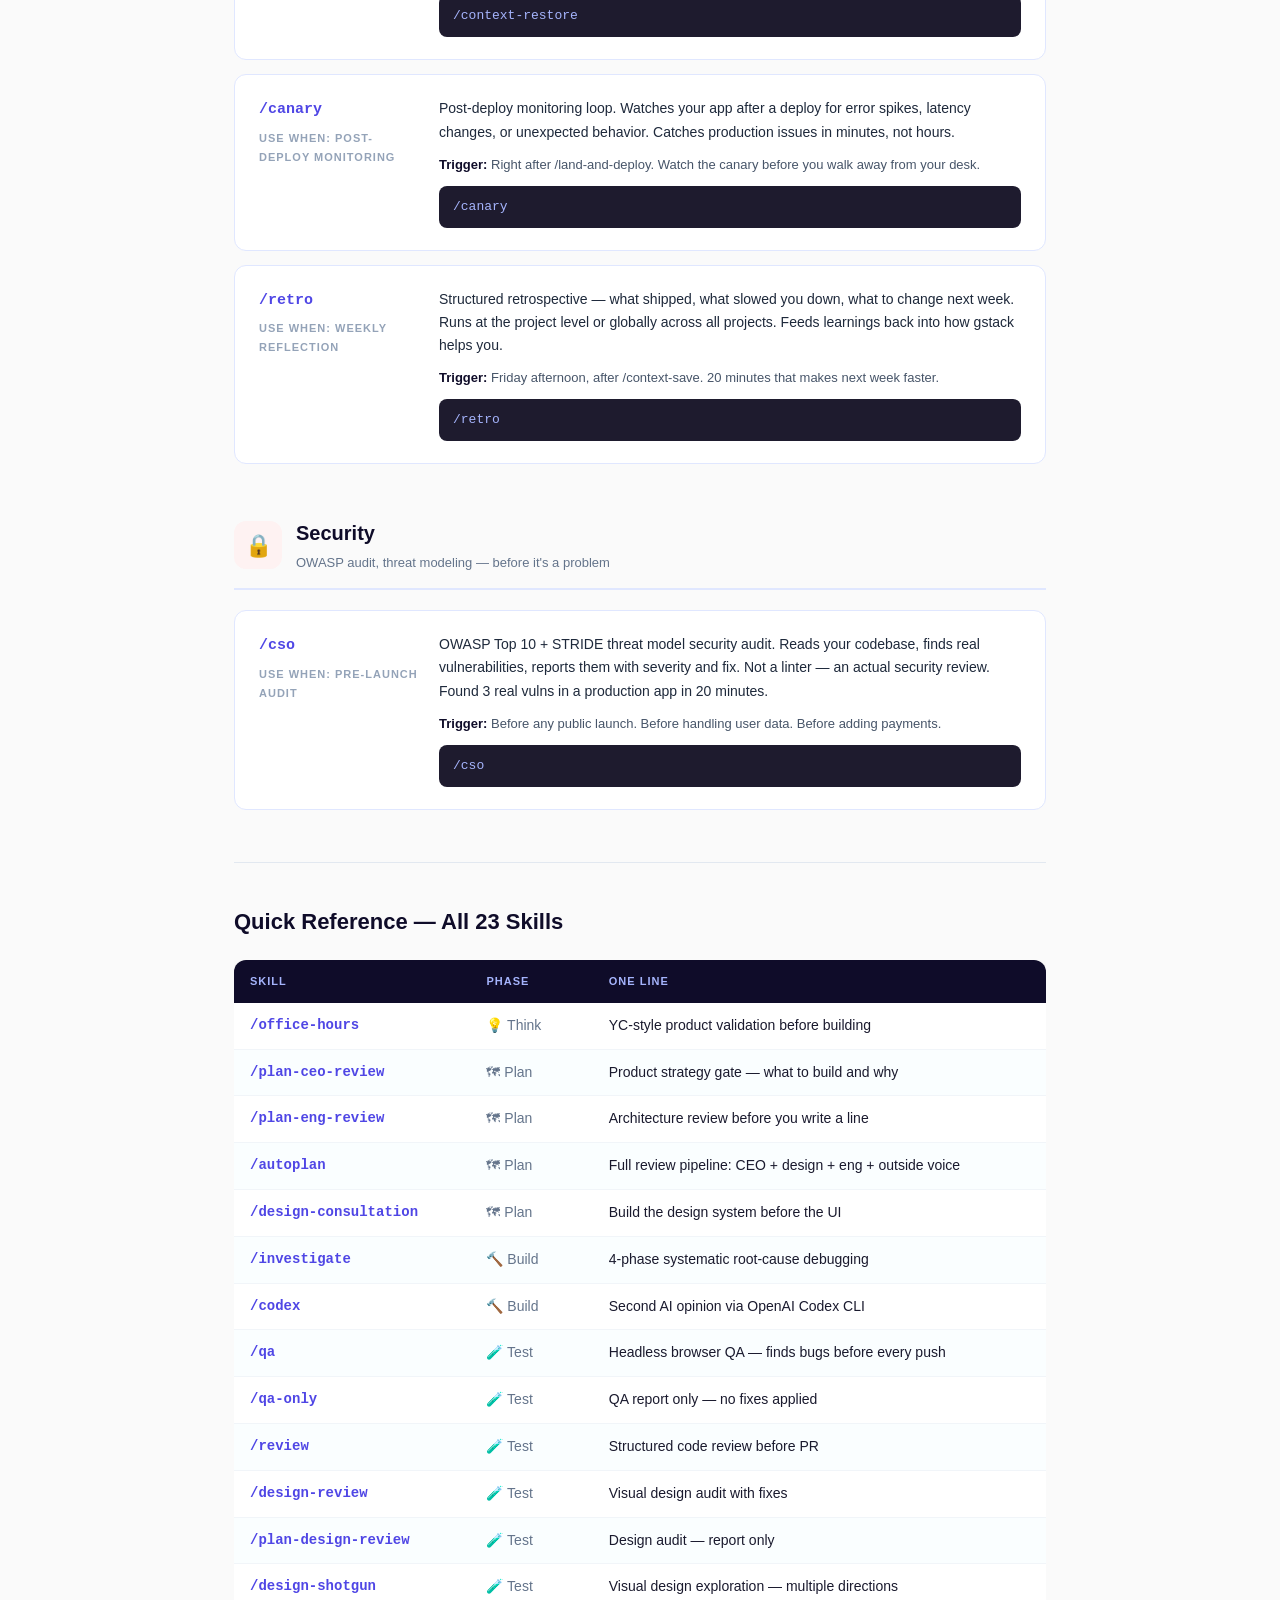
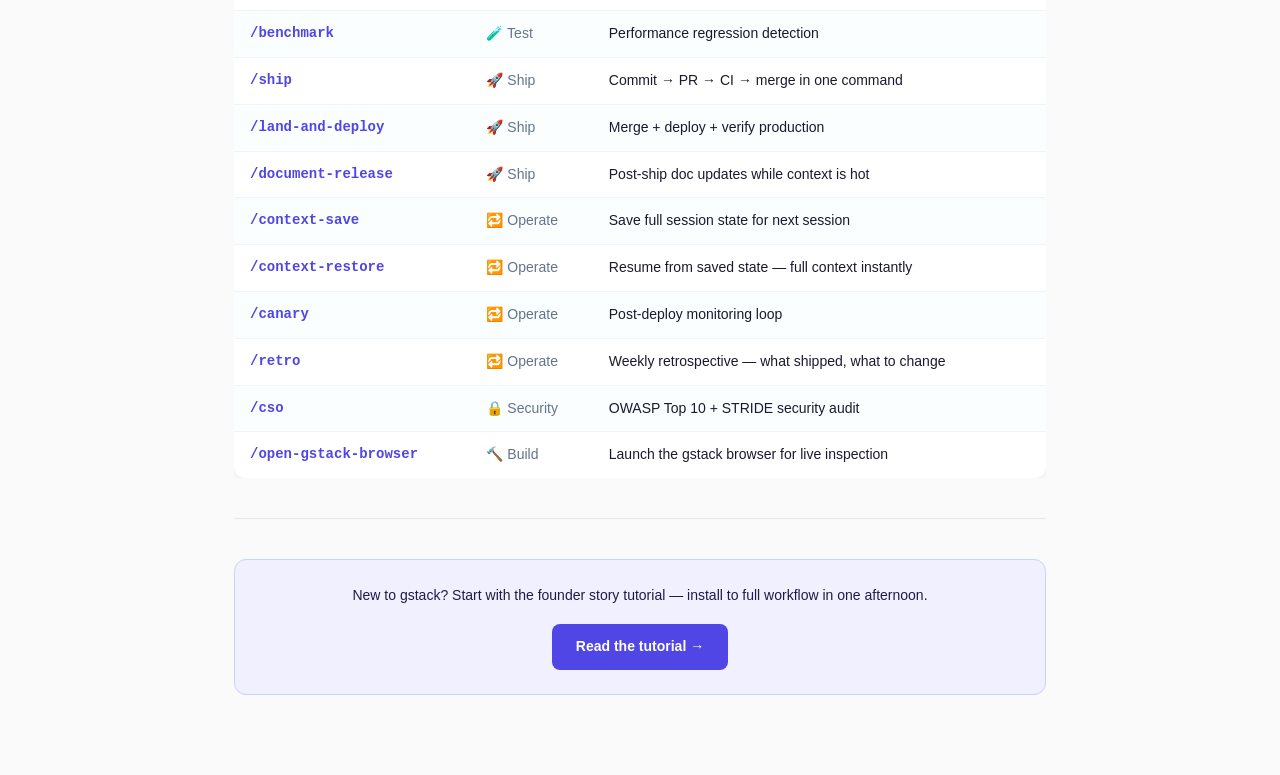
<file: gstack-skill-reference/index.html>
<!DOCTYPE html>
<html lang="en">
<head>
  <meta charset="UTF-8" />
  <meta name="viewport" content="width=device-width, initial-scale=1.0" />
  <title>gstack Skill Reference — All 23 Skills and When to Use Each</title>
  <meta name="description" content="Complete reference for all 23 gstack skills. Organized by phase: Think, Plan, Build, Test, Ship, Operate. Every skill, what it does, when to use it." />
  <style>
    *, *::before, *::after { box-sizing: border-box; margin: 0; padding: 0; }
    body { font-family: -apple-system, BlinkMacSystemFont, "Segoe UI", Roboto, sans-serif; font-size: 16px; line-height: 1.7; color: #1a1a2e; background: #fafafa; }
    a { color: #4f46e5; text-decoration: none; }
    a:hover { text-decoration: underline; }

    #progress-bar { position: fixed; top: 0; left: 0; height: 4px; width: 0%; background: linear-gradient(90deg,#4f46e5,#7c3aed); z-index: 9999; transition: width 0.1s linear; }

    .hero { background: linear-gradient(135deg,#0f0c29 0%,#302b63 50%,#24243e 100%); color: #fff; padding: 64px 24px 48px; text-align: center; }
    .hero-tag { display: inline-block; background: rgba(79,70,229,0.4); color: #a5b4fc; font-size: 12px; font-weight: 700; letter-spacing: 2px; text-transform: uppercase; padding: 4px 14px; border-radius: 20px; margin-bottom: 18px; border: 1px solid rgba(165,180,252,0.3); }
    .hero h1 { font-size: clamp(24px,4vw,38px); font-weight: 800; line-height: 1.25; max-width: 680px; margin: 0 auto 16px; }
    .hero p { color: rgba(255,255,255,0.7); font-size: 16px; max-width: 520px; margin: 0 auto 24px; }
    .hero-meta { display: flex; gap: 20px; justify-content: center; flex-wrap: wrap; font-size: 13px; color: rgba(255,255,255,0.5); }

    .container { max-width: 860px; margin: 0 auto; padding: 48px 24px 80px; }

    .toc { background: #f0f0ff; border: 1px solid #c7d2fe; border-radius: 12px; padding: 24px 28px; margin-bottom: 48px; }
    .toc-label { font-size: 11px; font-weight: 800; letter-spacing: 2px; text-transform: uppercase; color: #4f46e5; margin-bottom: 14px; }
    .toc-grid { display: grid; grid-template-columns: repeat(auto-fit, minmax(160px, 1fr)); gap: 8px; }
    .toc-item { display: flex; align-items: center; gap: 8px; font-size: 14px; color: #1e1b4b; padding: 6px 10px; border-radius: 8px; transition: background 0.15s; }
    .toc-item:hover { background: #e0e7ff; text-decoration: none; }
    .toc-item .phase-dot { width: 10px; height: 10px; border-radius: 50%; flex-shrink: 0; }
    .dot-purple { background: #7c3aed; }
    .dot-blue   { background: #2563eb; }
    .dot-green  { background: #16a34a; }
    .dot-orange { background: #ea580c; }
    .dot-pink   { background: #db2777; }
    .dot-teal   { background: #0d9488; }
    .dot-red    { background: #dc2626; }

    .phase-section { margin-bottom: 52px; }
    .phase-header { display: flex; align-items: center; gap: 14px; margin-bottom: 20px; padding-bottom: 14px; border-bottom: 2px solid #e0e7ff; }
    .phase-icon { width: 48px; height: 48px; border-radius: 12px; display: flex; align-items: center; justify-content: center; font-size: 22px; flex-shrink: 0; }
    .phase-icon.purple { background: #ede9fe; }
    .phase-icon.blue   { background: #dbeafe; }
    .phase-icon.green  { background: #dcfce7; }
    .phase-icon.orange { background: #fff7ed; }
    .phase-icon.pink   { background: #fce7f3; }
    .phase-icon.teal   { background: #ccfbf1; }
    .phase-icon.red    { background: #fef2f2; }
    .phase-title { font-size: 20px; font-weight: 800; color: #0f0c29; }
    .phase-sub   { font-size: 13px; color: #64748b; margin-top: 2px; }

    .skill-cards { display: flex; flex-direction: column; gap: 14px; }
    .skill-card { background: #fff; border: 1px solid #e0e7ff; border-radius: 12px; padding: 22px 24px; display: grid; grid-template-columns: 160px 1fr; gap: 20px; align-items: start; }
    .skill-card:hover { border-color: #a5b4fc; box-shadow: 0 2px 12px rgba(79,70,229,0.08); }
    .skill-name { font-family: "Menlo","Courier New",monospace; font-size: 15px; font-weight: 700; color: #4f46e5; margin-bottom: 6px; }
    .skill-when { font-size: 11px; font-weight: 700; letter-spacing: 1px; text-transform: uppercase; color: #94a3b8; }
    .skill-desc { font-size: 14px; color: #1e293b; line-height: 1.65; margin-bottom: 10px; }
    .skill-trigger { font-size: 13px; color: #475569; }
    .skill-trigger strong { color: #0f0c29; }
    .skill-example { margin-top: 10px; background: #1e1b2e; border-radius: 8px; padding: 10px 14px; font-family: "Menlo",monospace; font-size: 13px; color: #a5b4fc; }

    .divider { border: none; border-top: 1px solid #e2e8f0; margin: 40px 0; }

    .nav-bar { background: #fff; border-bottom: 1px solid #e0e7ff; padding: 12px 24px; position: sticky; top: 4px; z-index: 100; }
    .nav-inner { max-width: 860px; margin: 0 auto; display: flex; align-items: center; justify-content: space-between; }
    .nav-back { font-size: 14px; color: #4f46e5; font-weight: 600; }
    .nav-title { font-size: 13px; color: #94a3b8; }

    @media (max-width: 600px) {
      .skill-card { grid-template-columns: 1fr; }
      .toc-grid { grid-template-columns: 1fr 1fr; }
    }
  </style>
</head>
<body>

<div id="progress-bar"></div>

<div class="nav-bar">
  <div class="nav-inner">
    <a class="nav-back" href="/">← ranjanemail.github.io</a>
    <span class="nav-title">gstack Skill Reference</span>
  </div>
</div>

<div class="hero">
  <div class="hero-tag">Reference · gstack</div>
  <h1>The Complete gstack Skill Reference</h1>
  <p>All 23 skills organized by phase. What each does, when to use it, and the exact command to run.</p>
  <div class="hero-meta">
    <span>📦 23 skills</span>
    <span>🔄 6 phases</span>
    <span>🆓 All free &amp; open source</span>
    <span>📅 Updated May 2026</span>
  </div>
</div>

<div class="container">

  <!-- TOC -->
  <div class="toc">
    <div class="toc-label">Jump to phase</div>
    <div class="toc-grid">
      <a class="toc-item" href="#think"><span class="phase-dot dot-purple"></span>💡 Think</a>
      <a class="toc-item" href="#plan"><span class="phase-dot dot-blue"></span>🗺 Plan</a>
      <a class="toc-item" href="#build"><span class="phase-dot dot-green"></span>🔨 Build</a>
      <a class="toc-item" href="#test"><span class="phase-dot dot-orange"></span>🧪 Test</a>
      <a class="toc-item" href="#ship"><span class="phase-dot dot-pink"></span>🚀 Ship</a>
      <a class="toc-item" href="#operate"><span class="phase-dot dot-teal"></span>🔁 Operate</a>
      <a class="toc-item" href="#security"><span class="phase-dot dot-red"></span>🔒 Security</a>
    </div>
  </div>

  <!-- THINK -->
  <div class="phase-section" id="think">
    <div class="phase-header">
      <div class="phase-icon purple">💡</div>
      <div>
        <div class="phase-title">Think</div>
        <div class="phase-sub">Before you write a line of code — validate the idea, challenge assumptions</div>
      </div>
    </div>
    <div class="skill-cards">
      <div class="skill-card">
        <div>
          <div class="skill-name">/office-hours</div>
          <div class="skill-when">Use when: starting a feature</div>
        </div>
        <div>
          <div class="skill-desc">YC-style product session. Interrogates your feature idea with the same questions a good investor or co-founder would ask. Pushes you on evidence, user pain, and whether you're solving the real problem or a problem you invented.</div>
          <div class="skill-trigger"><strong>Trigger:</strong> You're excited about a feature and about to start building. Run this before writing code.</div>
          <div class="skill-example">/office-hours</div>
        </div>
      </div>
    </div>
  </div>

  <!-- PLAN -->
  <div class="phase-section" id="plan">
    <div class="phase-header">
      <div class="phase-icon blue">🗺</div>
      <div>
        <div class="phase-title">Plan</div>
        <div class="phase-sub">Lock in the design before building — architecture, strategy, scope</div>
      </div>
    </div>
    <div class="skill-cards">
      <div class="skill-card">
        <div>
          <div class="skill-name">/plan-eng-review</div>
          <div class="skill-when">Use when: starting a new feature</div>
        </div>
        <div>
          <div class="skill-desc">Architecture review before you build. Reviews your proposed approach, flags risks, suggests alternatives, and locks in the design. Prevents the worst kind of waste: building the right feature the wrong way.</div>
          <div class="skill-trigger"><strong>Trigger:</strong> You know WHAT to build. Run this before deciding HOW to build it.</div>
          <div class="skill-example">/plan-eng-review</div>
        </div>
      </div>
      <div class="skill-card">
        <div>
          <div class="skill-name">/plan-ceo-review</div>
          <div class="skill-when">Use when: setting direction</div>
        </div>
        <div>
          <div class="skill-desc">Product strategy gate. Aligns what you're building with business goals. Surfaces opportunity cost — what you're NOT building while you build this. Good for weekly or sprint-level direction setting.</div>
          <div class="skill-trigger"><strong>Trigger:</strong> You have multiple things you could work on and need to pick the right one.</div>
          <div class="skill-example">/plan-ceo-review</div>
        </div>
      </div>
      <div class="skill-card">
        <div>
          <div class="skill-name">/autoplan</div>
          <div class="skill-when">Use when: big new feature</div>
        </div>
        <div>
          <div class="skill-desc">Runs the full review pipeline automatically: CEO review → design review → eng review → outside voice. One command, all four perspectives. Use this when the stakes are high enough that you want every angle covered before building.</div>
          <div class="skill-trigger"><strong>Trigger:</strong> Starting something significant where getting it wrong costs weeks.</div>
          <div class="skill-example">/autoplan</div>
        </div>
      </div>
      <div class="skill-card">
        <div>
          <div class="skill-name">/design-consultation</div>
          <div class="skill-when">Use when: building UI from scratch</div>
        </div>
        <div>
          <div class="skill-desc">Designs the full design system before you build — spacing, typography, color, component patterns. Prevents the "we'll fix the design later" trap that never gets fixed.</div>
          <div class="skill-trigger"><strong>Trigger:</strong> Starting a new UI surface with no existing design system.</div>
          <div class="skill-example">/design-consultation</div>
        </div>
      </div>
    </div>
  </div>

  <!-- BUILD -->
  <div class="phase-section" id="build">
    <div class="phase-header">
      <div class="phase-icon green">🔨</div>
      <div>
        <div class="phase-title">Build</div>
        <div class="phase-sub">While you're coding — systematic debugging, second opinions</div>
      </div>
    </div>
    <div class="skill-cards">
      <div class="skill-card">
        <div>
          <div class="skill-name">/investigate</div>
          <div class="skill-when">Use when: something breaks</div>
        </div>
        <div>
          <div class="skill-desc">Systematic 4-phase root-cause debugging. Phase 1: reproduce. Phase 2: isolate. Phase 3: identify root cause. Phase 4: fix and verify. Stops the "try random things until it works" loop that eats hours.</div>
          <div class="skill-trigger"><strong>Trigger:</strong> A bug where the cause isn't immediately obvious. Don't guess — investigate.</div>
          <div class="skill-example">/investigate</div>
        </div>
      </div>
      <div class="skill-card">
        <div>
          <div class="skill-name">/codex</div>
          <div class="skill-when">Use when: need a second opinion</div>
        </div>
        <div>
          <div class="skill-desc">Routes your question to OpenAI Codex CLI for a second AI opinion. Useful when Claude's approach feels off, or you want to see how a different model tackles the same problem.</div>
          <div class="skill-trigger"><strong>Trigger:</strong> You're not confident in the solution and want an independent read.</div>
          <div class="skill-example">/codex</div>
        </div>
      </div>
    </div>
  </div>

  <!-- TEST -->
  <div class="phase-section" id="test">
    <div class="phase-header">
      <div class="phase-icon orange">🧪</div>
      <div>
        <div class="phase-title">Test</div>
        <div class="phase-sub">Before every push — QA, review, design check</div>
      </div>
    </div>
    <div class="skill-cards">
      <div class="skill-card">
        <div>
          <div class="skill-name">/qa</div>
          <div class="skill-when">Use when: before every push</div>
        </div>
        <div>
          <div class="skill-desc">Opens your app in a headless browser, reads the page, identifies the main user flows, and tests them systematically. Reports bugs with fixes ready. Replaces 20 minutes of manual clicking with 5 minutes of automated testing.</div>
          <div class="skill-trigger"><strong>Trigger:</strong> Before every push. Non-negotiable. The fastest bug-catcher in gstack.</div>
          <div class="skill-example">/qa
&gt; localhost:3000</div>
        </div>
      </div>
      <div class="skill-card">
        <div>
          <div class="skill-name">/qa-only</div>
          <div class="skill-when">Use when: report only, no fixes</div>
        </div>
        <div>
          <div class="skill-desc">Same as /qa but report-only — finds and lists issues without applying fixes. Use when you want to audit before deciding what to fix, or when the fixes require human judgment.</div>
          <div class="skill-trigger"><strong>Trigger:</strong> You want to see what's broken before committing to a fix approach.</div>
          <div class="skill-example">/qa-only</div>
        </div>
      </div>
      <div class="skill-card">
        <div>
          <div class="skill-name">/review</div>
          <div class="skill-when">Use when: before opening a PR</div>
        </div>
        <div>
          <div class="skill-desc">Reads the diff, checks for logic errors, missing edge cases, type safety issues, and anything a senior engineer would flag in a code review. Better than asking Claude to "review my code" — it follows a structured checklist.</div>
          <div class="skill-trigger"><strong>Trigger:</strong> After /qa passes, before you open the PR.</div>
          <div class="skill-example">/review</div>
        </div>
      </div>
      <div class="skill-card">
        <div>
          <div class="skill-name">/design-review</div>
          <div class="skill-when">Use when: UI needs polish</div>
        </div>
        <div>
          <div class="skill-desc">Visual design audit with fixes. Checks spacing, alignment, typography, color contrast, mobile responsiveness. Goes beyond "does it look good" to specific, fixable issues.</div>
          <div class="skill-trigger"><strong>Trigger:</strong> Before shipping any UI change. Especially before screenshots go in a README or launch post.</div>
          <div class="skill-example">/design-review</div>
        </div>
      </div>
      <div class="skill-card">
        <div>
          <div class="skill-name">/benchmark</div>
          <div class="skill-when">Use when: performance matters</div>
        </div>
        <div>
          <div class="skill-desc">Runs performance benchmarks and compares against a baseline. Catches regressions before they reach production. Reports before/after numbers so you know exactly what changed.</div>
          <div class="skill-trigger"><strong>Trigger:</strong> Any change that touches request handling, data processing, or anything users wait on.</div>
          <div class="skill-example">/benchmark</div>
        </div>
      </div>
    </div>
  </div>

  <!-- SHIP -->
  <div class="phase-section" id="ship">
    <div class="phase-header">
      <div class="phase-icon pink">🚀</div>
      <div>
        <div class="phase-title">Ship</div>
        <div class="phase-sub">Commit, PR, deploy — without the manual steps eating your afternoon</div>
      </div>
    </div>
    <div class="skill-cards">
      <div class="skill-card">
        <div>
          <div class="skill-name">/ship</div>
          <div class="skill-when">Use when: ready to merge</div>
        </div>
        <div>
          <div class="skill-desc">Full commit → PR → CI → merge workflow in one command. Runs tests, reads the diff, writes a PR description better than anything you'd write at 10:30am, adds labels, requests review, waits for CI, merges. 32 minutes → 11 minutes.</div>
          <div class="skill-trigger"><strong>Trigger:</strong> /qa passes, /review passes, you're ready to ship.</div>
          <div class="skill-example">/ship</div>
        </div>
      </div>
      <div class="skill-card">
        <div>
          <div class="skill-name">/land-and-deploy</div>
          <div class="skill-when">Use when: merge + deploy together</div>
        </div>
        <div>
          <div class="skill-desc">Merge and deploy in sequence, then verify the deploy succeeded. Goes further than /ship — confirms the change is live in production, not just merged to main.</div>
          <div class="skill-trigger"><strong>Trigger:</strong> When you need to confirm production is updated, not just that the PR merged.</div>
          <div class="skill-example">/land-and-deploy</div>
        </div>
      </div>
      <div class="skill-card">
        <div>
          <div class="skill-name">/document-release</div>
          <div class="skill-when">Use when: post-ship doc updates</div>
        </div>
        <div>
          <div class="skill-desc">Updates docs after shipping — README, CHANGELOG, API docs. The thing everyone says they'll do later and never does. Run it right after /ship while the context is hot.</div>
          <div class="skill-trigger"><strong>Trigger:</strong> Immediately after a feature ships. Don't let the docs fall behind.</div>
          <div class="skill-example">/document-release</div>
        </div>
      </div>
    </div>
  </div>

  <!-- OPERATE -->
  <div class="phase-section" id="operate">
    <div class="phase-header">
      <div class="phase-icon teal">🔁</div>
      <div>
        <div class="phase-title">Operate</div>
        <div class="phase-sub">Keep the context alive across sessions, monitor production, reflect</div>
      </div>
    </div>
    <div class="skill-cards">
      <div class="skill-card">
        <div>
          <div class="skill-name">/context-save</div>
          <div class="skill-when">Use when: end of day/week</div>
        </div>
        <div>
          <div class="skill-desc">Saves full session state — what was built, decisions made, open items, next steps. Run it on Friday. Monday morning you don't re-explain anything — you restore and continue.</div>
          <div class="skill-trigger"><strong>Trigger:</strong> End of any session where you'll need to resume. The Friday habit that changes Monday mornings.</div>
          <div class="skill-example">/context-save</div>
        </div>
      </div>
      <div class="skill-card">
        <div>
          <div class="skill-name">/context-restore</div>
          <div class="skill-when">Use when: resuming work</div>
        </div>
        <div>
          <div class="skill-desc">Loads everything from the last saved session. No re-explaining. No "where were we." Full context in 2 minutes instead of 15.</div>
          <div class="skill-trigger"><strong>Trigger:</strong> Start of any session following a /context-save. First command every Monday morning.</div>
          <div class="skill-example">/context-restore</div>
        </div>
      </div>
      <div class="skill-card">
        <div>
          <div class="skill-name">/canary</div>
          <div class="skill-when">Use when: post-deploy monitoring</div>
        </div>
        <div>
          <div class="skill-desc">Post-deploy monitoring loop. Watches your app after a deploy for error spikes, latency changes, or unexpected behavior. Catches production issues in minutes, not hours.</div>
          <div class="skill-trigger"><strong>Trigger:</strong> Right after /land-and-deploy. Watch the canary before you walk away from your desk.</div>
          <div class="skill-example">/canary</div>
        </div>
      </div>
      <div class="skill-card">
        <div>
          <div class="skill-name">/retro</div>
          <div class="skill-when">Use when: weekly reflection</div>
        </div>
        <div>
          <div class="skill-desc">Structured retrospective — what shipped, what slowed you down, what to change next week. Runs at the project level or globally across all projects. Feeds learnings back into how gstack helps you.</div>
          <div class="skill-trigger"><strong>Trigger:</strong> Friday afternoon, after /context-save. 20 minutes that makes next week faster.</div>
          <div class="skill-example">/retro</div>
        </div>
      </div>
    </div>
  </div>

  <!-- SECURITY -->
  <div class="phase-section" id="security">
    <div class="phase-header">
      <div class="phase-icon red">🔒</div>
      <div>
        <div class="phase-title">Security</div>
        <div class="phase-sub">OWASP audit, threat modeling — before it's a problem</div>
      </div>
    </div>
    <div class="skill-cards">
      <div class="skill-card">
        <div>
          <div class="skill-name">/cso</div>
          <div class="skill-when">Use when: pre-launch audit</div>
        </div>
        <div>
          <div class="skill-desc">OWASP Top 10 + STRIDE threat model security audit. Reads your codebase, finds real vulnerabilities, reports them with severity and fix. Not a linter — an actual security review. Found 3 real vulns in a production app in 20 minutes.</div>
          <div class="skill-trigger"><strong>Trigger:</strong> Before any public launch. Before handling user data. Before adding payments.</div>
          <div class="skill-example">/cso</div>
        </div>
      </div>
    </div>
  </div>

  <hr class="divider" />

  <!-- Quick reference table -->
  <h2 style="font-size:22px;font-weight:800;color:#0f0c29;margin-bottom:20px;">Quick Reference — All 23 Skills</h2>
  <div style="overflow-x:auto;">
    <table style="width:100%;border-collapse:collapse;font-size:14px;background:#fff;border-radius:12px;overflow:hidden;box-shadow:0 2px 12px rgba(0,0,0,0.05);">
      <thead>
        <tr style="background:#0f0c29;">
          <th style="padding:12px 16px;text-align:left;color:#a5b4fc;font-size:11px;letter-spacing:1px;text-transform:uppercase;">Skill</th>
          <th style="padding:12px 16px;text-align:left;color:#a5b4fc;font-size:11px;letter-spacing:1px;text-transform:uppercase;">Phase</th>
          <th style="padding:12px 16px;text-align:left;color:#a5b4fc;font-size:11px;letter-spacing:1px;text-transform:uppercase;">One line</th>
        </tr>
      </thead>
      <tbody>
        <tr style="border-bottom:1px solid #f1f5f9;"><td style="padding:11px 16px;font-family:monospace;color:#4f46e5;font-weight:600;">/office-hours</td><td style="padding:11px 16px;color:#64748b;">💡 Think</td><td style="padding:11px 16px;">YC-style product validation before building</td></tr>
        <tr style="border-bottom:1px solid #f1f5f9;background:#fafeff;"><td style="padding:11px 16px;font-family:monospace;color:#4f46e5;font-weight:600;">/plan-ceo-review</td><td style="padding:11px 16px;color:#64748b;">🗺 Plan</td><td style="padding:11px 16px;">Product strategy gate — what to build and why</td></tr>
        <tr style="border-bottom:1px solid #f1f5f9;"><td style="padding:11px 16px;font-family:monospace;color:#4f46e5;font-weight:600;">/plan-eng-review</td><td style="padding:11px 16px;color:#64748b;">🗺 Plan</td><td style="padding:11px 16px;">Architecture review before you write a line</td></tr>
        <tr style="border-bottom:1px solid #f1f5f9;background:#fafeff;"><td style="padding:11px 16px;font-family:monospace;color:#4f46e5;font-weight:600;">/autoplan</td><td style="padding:11px 16px;color:#64748b;">🗺 Plan</td><td style="padding:11px 16px;">Full review pipeline: CEO + design + eng + outside voice</td></tr>
        <tr style="border-bottom:1px solid #f1f5f9;"><td style="padding:11px 16px;font-family:monospace;color:#4f46e5;font-weight:600;">/design-consultation</td><td style="padding:11px 16px;color:#64748b;">🗺 Plan</td><td style="padding:11px 16px;">Build the design system before the UI</td></tr>
        <tr style="border-bottom:1px solid #f1f5f9;background:#fafeff;"><td style="padding:11px 16px;font-family:monospace;color:#4f46e5;font-weight:600;">/investigate</td><td style="padding:11px 16px;color:#64748b;">🔨 Build</td><td style="padding:11px 16px;">4-phase systematic root-cause debugging</td></tr>
        <tr style="border-bottom:1px solid #f1f5f9;"><td style="padding:11px 16px;font-family:monospace;color:#4f46e5;font-weight:600;">/codex</td><td style="padding:11px 16px;color:#64748b;">🔨 Build</td><td style="padding:11px 16px;">Second AI opinion via OpenAI Codex CLI</td></tr>
        <tr style="border-bottom:1px solid #f1f5f9;background:#fafeff;"><td style="padding:11px 16px;font-family:monospace;color:#4f46e5;font-weight:600;">/qa</td><td style="padding:11px 16px;color:#64748b;">🧪 Test</td><td style="padding:11px 16px;">Headless browser QA — finds bugs before every push</td></tr>
        <tr style="border-bottom:1px solid #f1f5f9;"><td style="padding:11px 16px;font-family:monospace;color:#4f46e5;font-weight:600;">/qa-only</td><td style="padding:11px 16px;color:#64748b;">🧪 Test</td><td style="padding:11px 16px;">QA report only — no fixes applied</td></tr>
        <tr style="border-bottom:1px solid #f1f5f9;background:#fafeff;"><td style="padding:11px 16px;font-family:monospace;color:#4f46e5;font-weight:600;">/review</td><td style="padding:11px 16px;color:#64748b;">🧪 Test</td><td style="padding:11px 16px;">Structured code review before PR</td></tr>
        <tr style="border-bottom:1px solid #f1f5f9;"><td style="padding:11px 16px;font-family:monospace;color:#4f46e5;font-weight:600;">/design-review</td><td style="padding:11px 16px;color:#64748b;">🧪 Test</td><td style="padding:11px 16px;">Visual design audit with fixes</td></tr>
        <tr style="border-bottom:1px solid #f1f5f9;background:#fafeff;"><td style="padding:11px 16px;font-family:monospace;color:#4f46e5;font-weight:600;">/plan-design-review</td><td style="padding:11px 16px;color:#64748b;">🧪 Test</td><td style="padding:11px 16px;">Design audit — report only</td></tr>
        <tr style="border-bottom:1px solid #f1f5f9;"><td style="padding:11px 16px;font-family:monospace;color:#4f46e5;font-weight:600;">/design-shotgun</td><td style="padding:11px 16px;color:#64748b;">🧪 Test</td><td style="padding:11px 16px;">Visual design exploration — multiple directions</td></tr>
        <tr style="border-bottom:1px solid #f1f5f9;background:#fafeff;"><td style="padding:11px 16px;font-family:monospace;color:#4f46e5;font-weight:600;">/benchmark</td><td style="padding:11px 16px;color:#64748b;">🧪 Test</td><td style="padding:11px 16px;">Performance regression detection</td></tr>
        <tr style="border-bottom:1px solid #f1f5f9;"><td style="padding:11px 16px;font-family:monospace;color:#4f46e5;font-weight:600;">/ship</td><td style="padding:11px 16px;color:#64748b;">🚀 Ship</td><td style="padding:11px 16px;">Commit → PR → CI → merge in one command</td></tr>
        <tr style="border-bottom:1px solid #f1f5f9;background:#fafeff;"><td style="padding:11px 16px;font-family:monospace;color:#4f46e5;font-weight:600;">/land-and-deploy</td><td style="padding:11px 16px;color:#64748b;">🚀 Ship</td><td style="padding:11px 16px;">Merge + deploy + verify production</td></tr>
        <tr style="border-bottom:1px solid #f1f5f9;"><td style="padding:11px 16px;font-family:monospace;color:#4f46e5;font-weight:600;">/document-release</td><td style="padding:11px 16px;color:#64748b;">🚀 Ship</td><td style="padding:11px 16px;">Post-ship doc updates while context is hot</td></tr>
        <tr style="border-bottom:1px solid #f1f5f9;background:#fafeff;"><td style="padding:11px 16px;font-family:monospace;color:#4f46e5;font-weight:600;">/context-save</td><td style="padding:11px 16px;color:#64748b;">🔁 Operate</td><td style="padding:11px 16px;">Save full session state for next session</td></tr>
        <tr style="border-bottom:1px solid #f1f5f9;"><td style="padding:11px 16px;font-family:monospace;color:#4f46e5;font-weight:600;">/context-restore</td><td style="padding:11px 16px;color:#64748b;">🔁 Operate</td><td style="padding:11px 16px;">Resume from saved state — full context instantly</td></tr>
        <tr style="border-bottom:1px solid #f1f5f9;background:#fafeff;"><td style="padding:11px 16px;font-family:monospace;color:#4f46e5;font-weight:600;">/canary</td><td style="padding:11px 16px;color:#64748b;">🔁 Operate</td><td style="padding:11px 16px;">Post-deploy monitoring loop</td></tr>
        <tr style="border-bottom:1px solid #f1f5f9;"><td style="padding:11px 16px;font-family:monospace;color:#4f46e5;font-weight:600;">/retro</td><td style="padding:11px 16px;color:#64748b;">🔁 Operate</td><td style="padding:11px 16px;">Weekly retrospective — what shipped, what to change</td></tr>
        <tr style="border-bottom:1px solid #f1f5f9;background:#fafeff;"><td style="padding:11px 16px;font-family:monospace;color:#4f46e5;font-weight:600;">/cso</td><td style="padding:11px 16px;color:#64748b;">🔒 Security</td><td style="padding:11px 16px;">OWASP Top 10 + STRIDE security audit</td></tr>
        <tr><td style="padding:11px 16px;font-family:monospace;color:#4f46e5;font-weight:600;">/open-gstack-browser</td><td style="padding:11px 16px;color:#64748b;">🔨 Build</td><td style="padding:11px 16px;">Launch the gstack browser for live inspection</td></tr>
      </tbody>
    </table>
  </div>

  <hr class="divider" />

  <div style="background:#f0f0ff;border:1px solid #c7d2fe;border-radius:12px;padding:24px 28px;text-align:center;">
    <div style="font-size:14px;color:#1e1b4b;margin-bottom:16px;">New to gstack? Start with the founder story tutorial — install to full workflow in one afternoon.</div>
    <a href="/gstack-founder-story/" style="display:inline-block;background:#4f46e5;color:#fff;border-radius:8px;padding:11px 24px;font-weight:700;font-size:14px;">Read the tutorial →</a>
  </div>

</div>

<script>
  window.addEventListener('scroll', () => {
    const pct = (window.scrollY / (document.documentElement.scrollHeight - window.innerHeight)) * 100;
    document.getElementById('progress-bar').style.width = pct + '%';
  });
</script>
</body>
</html>
</file>
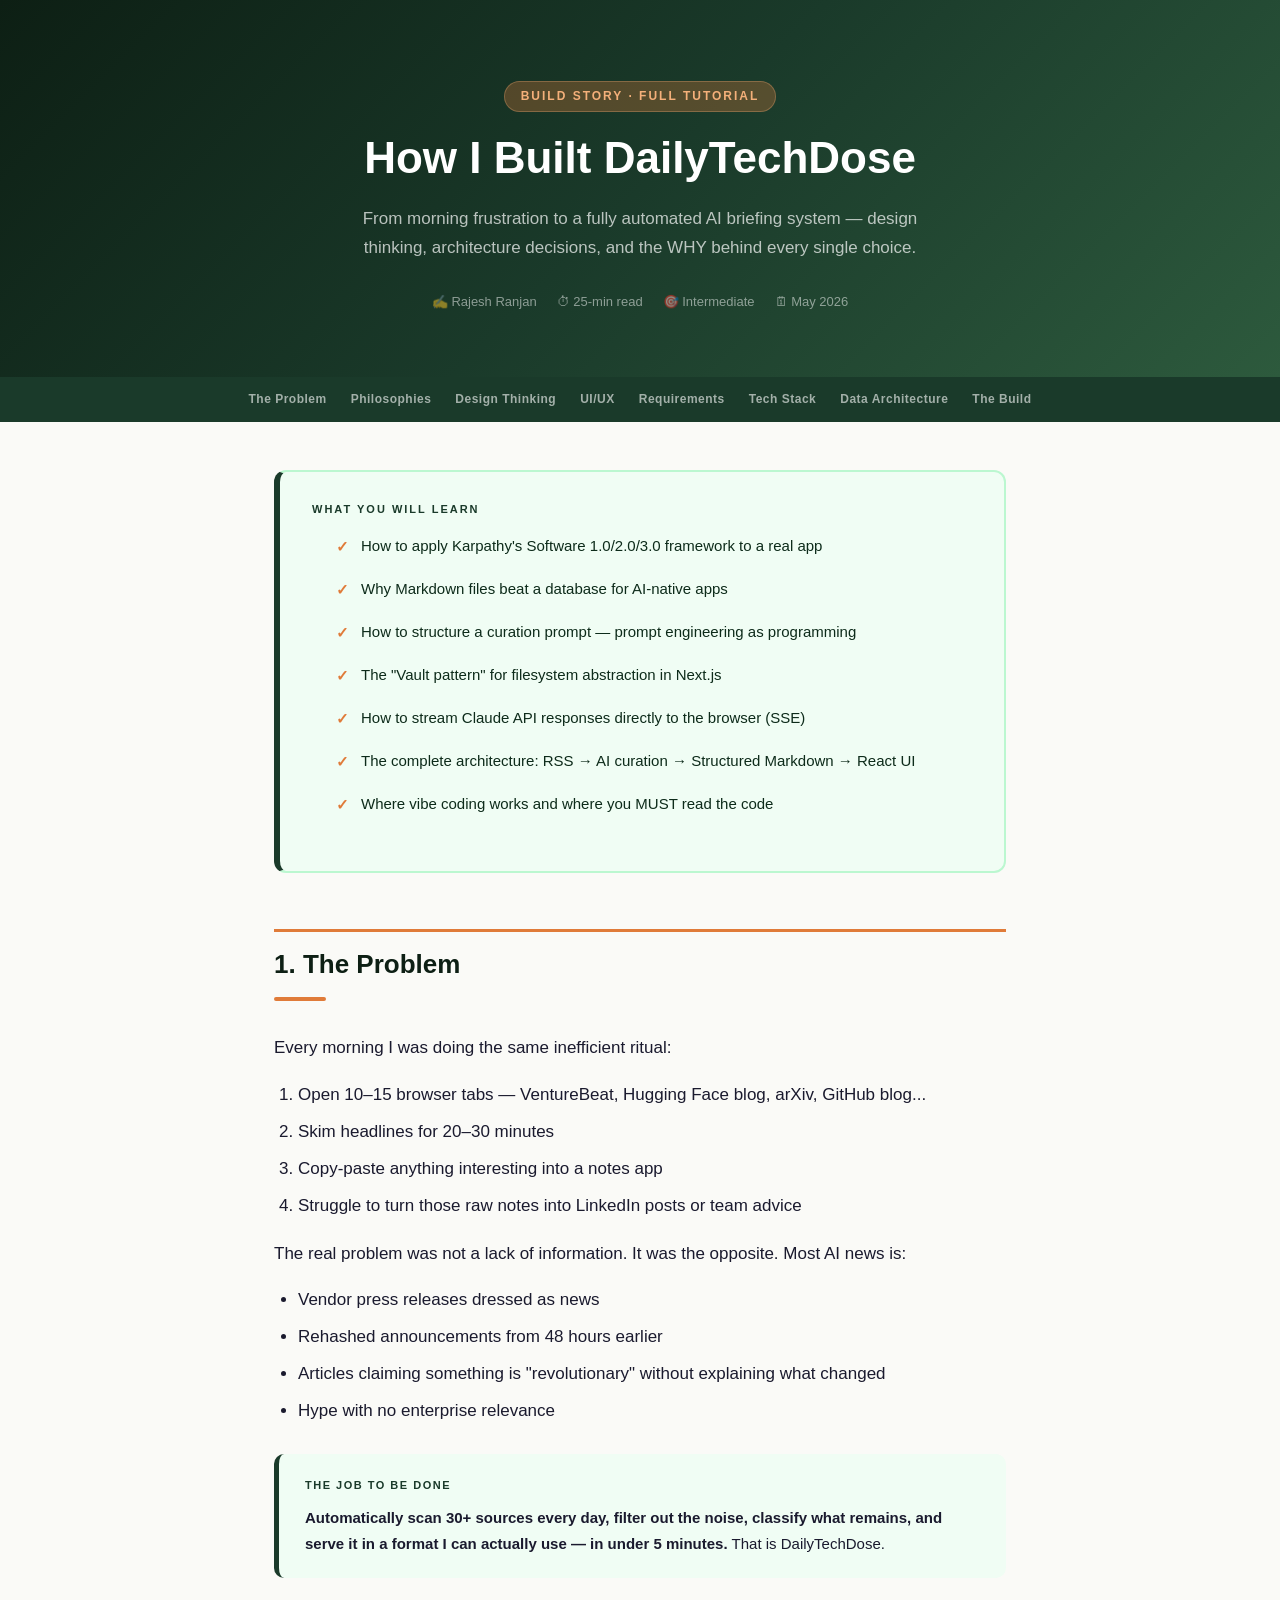
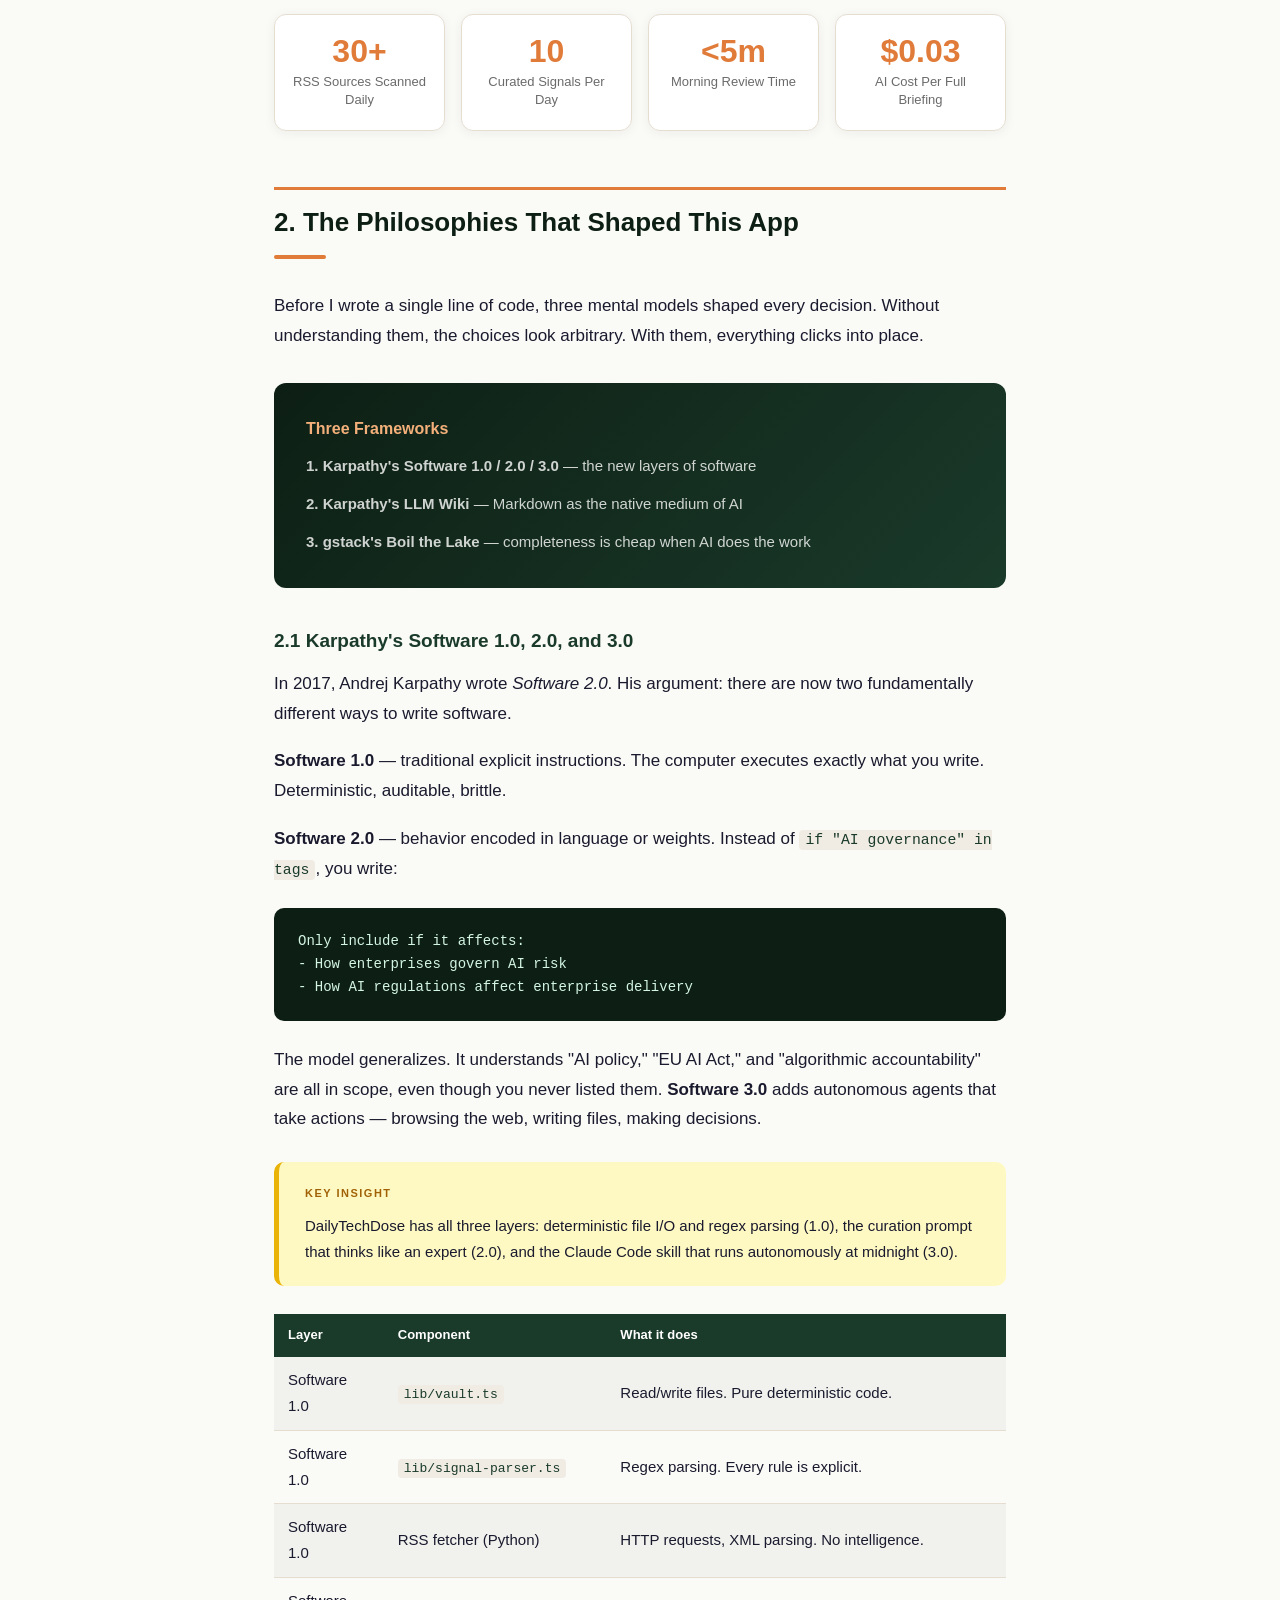
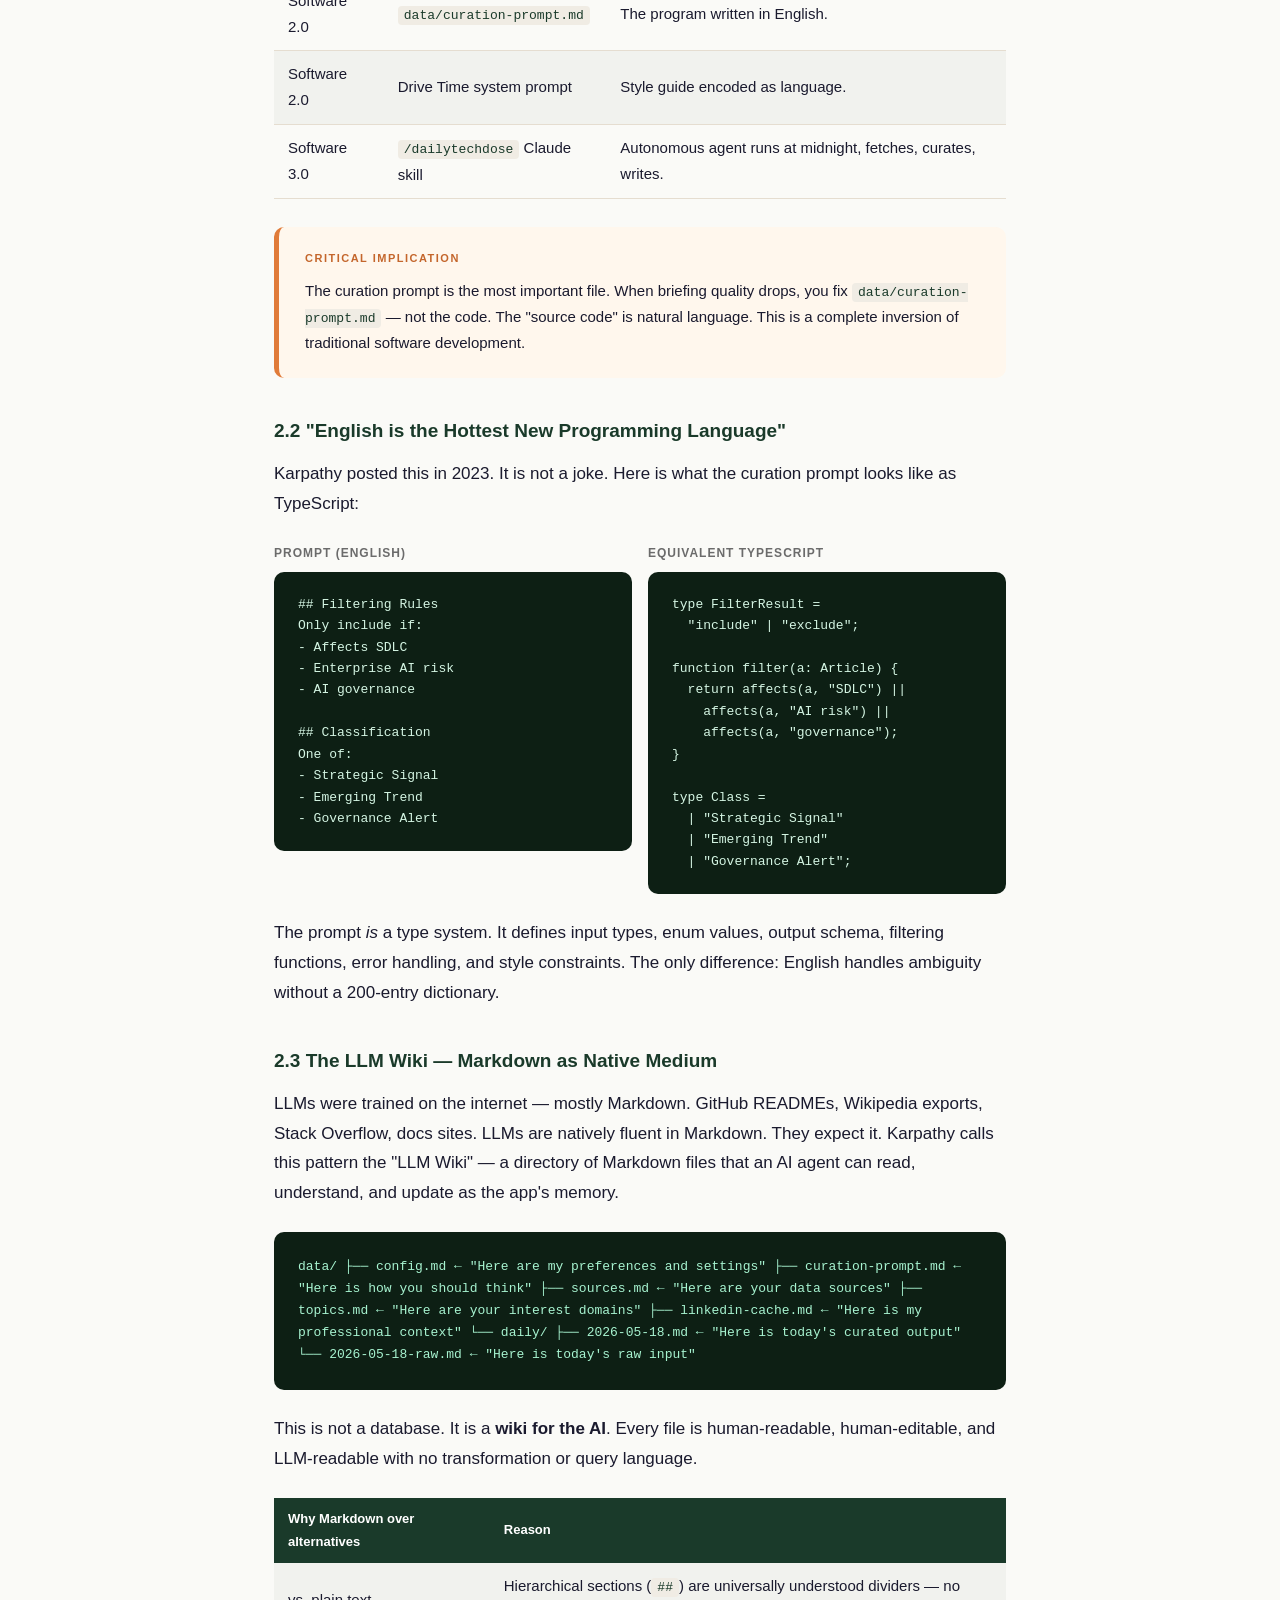
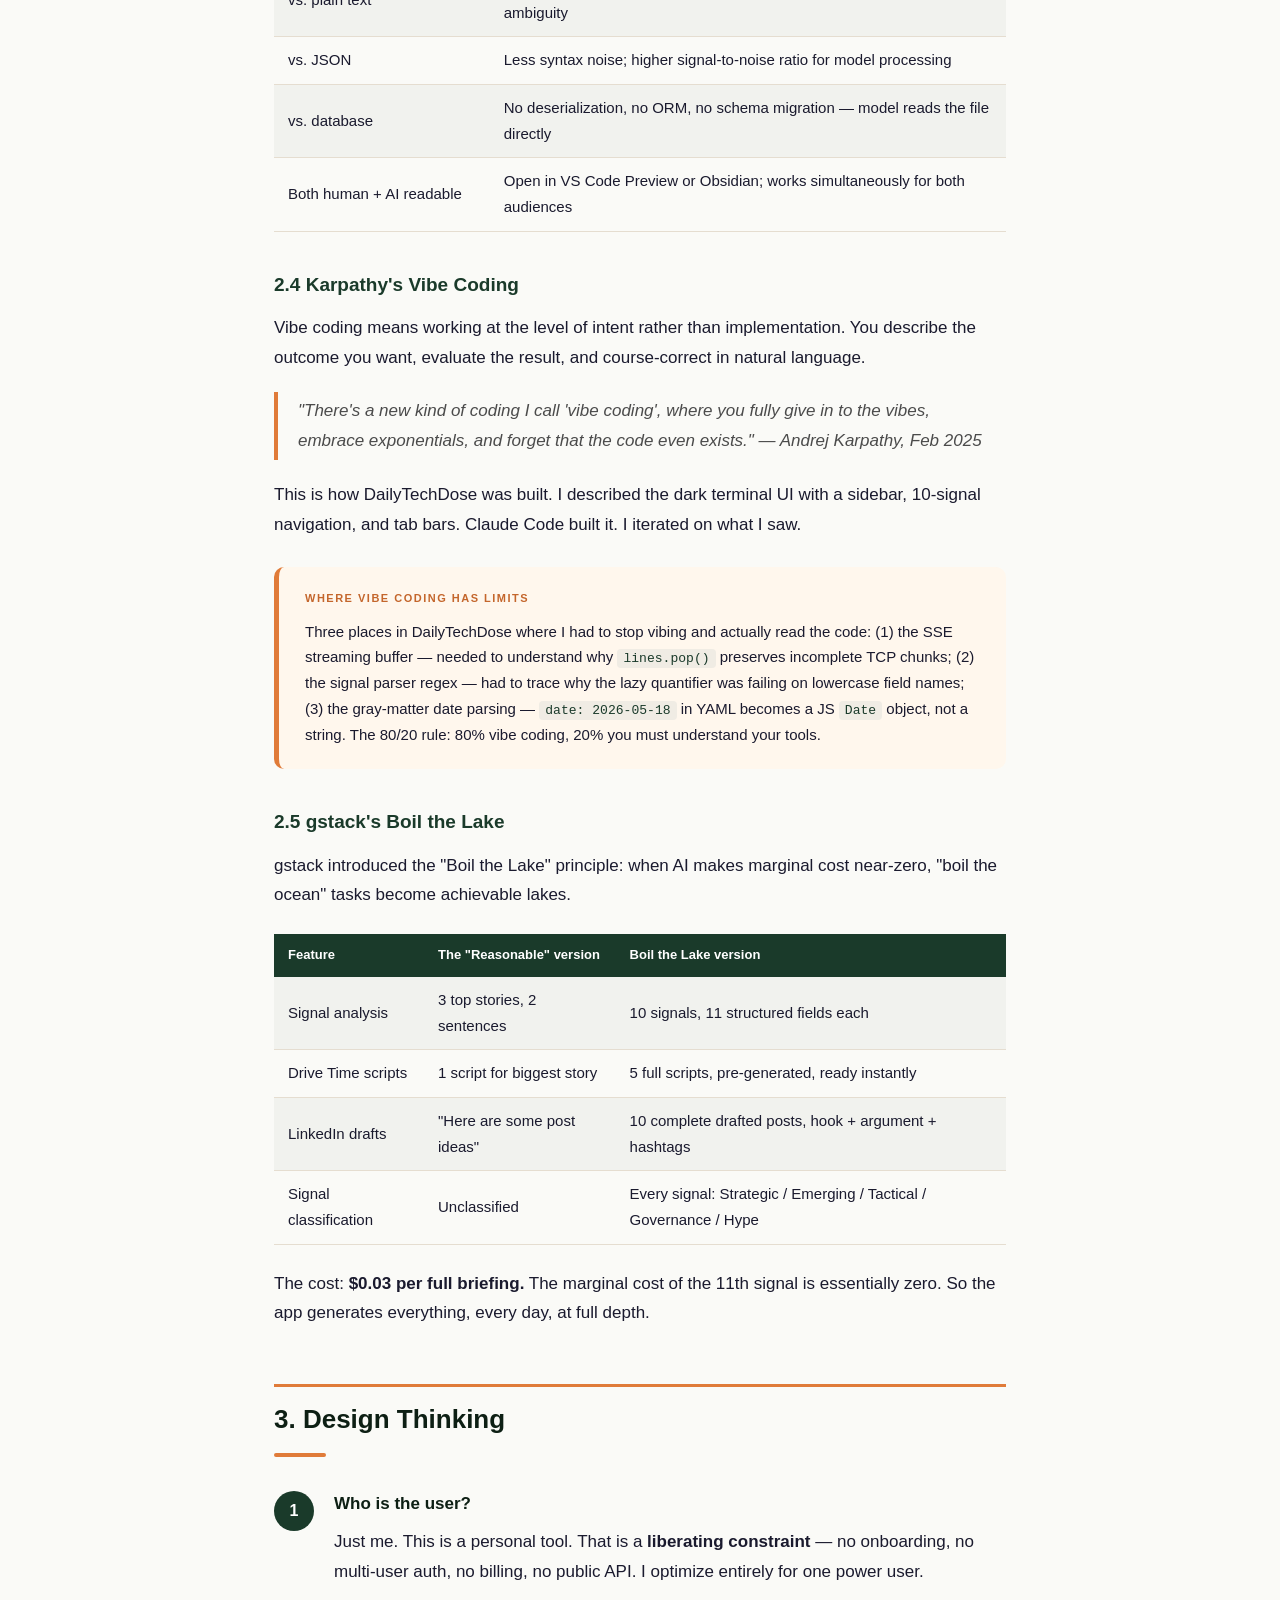
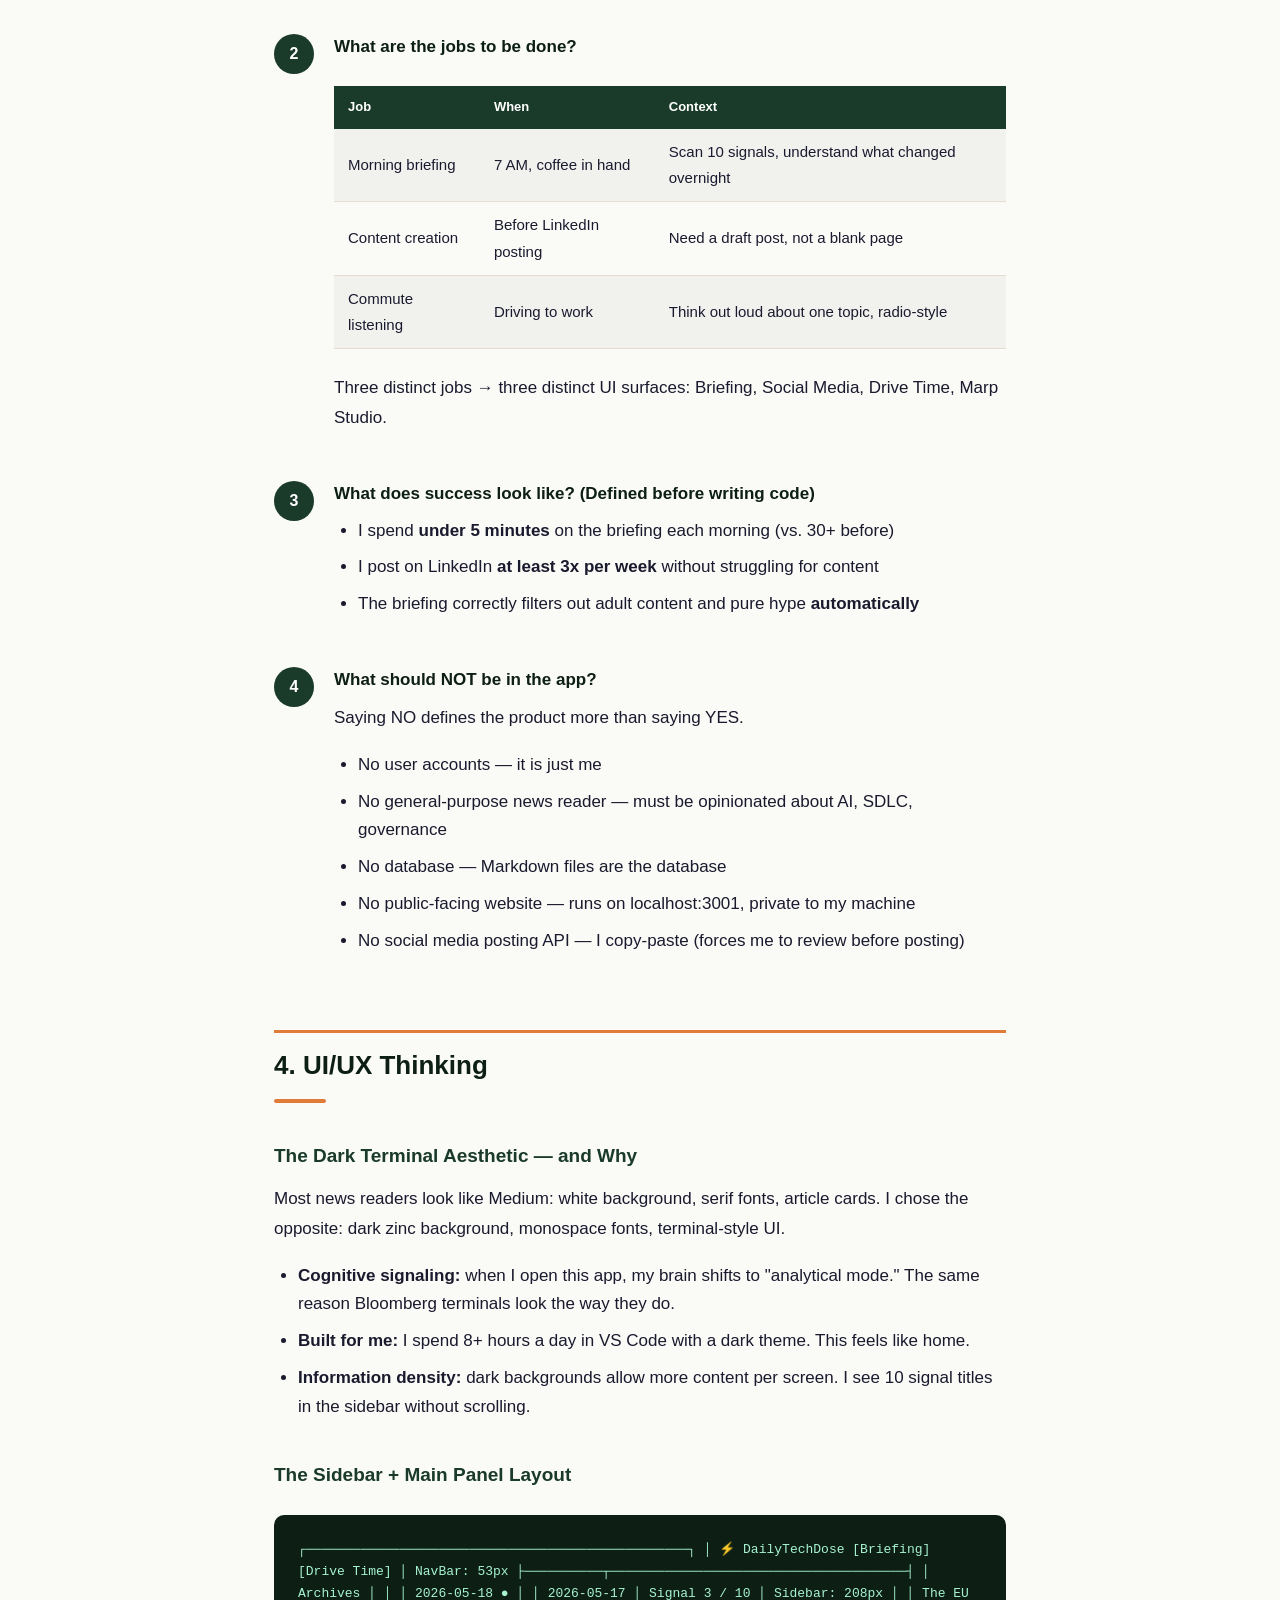
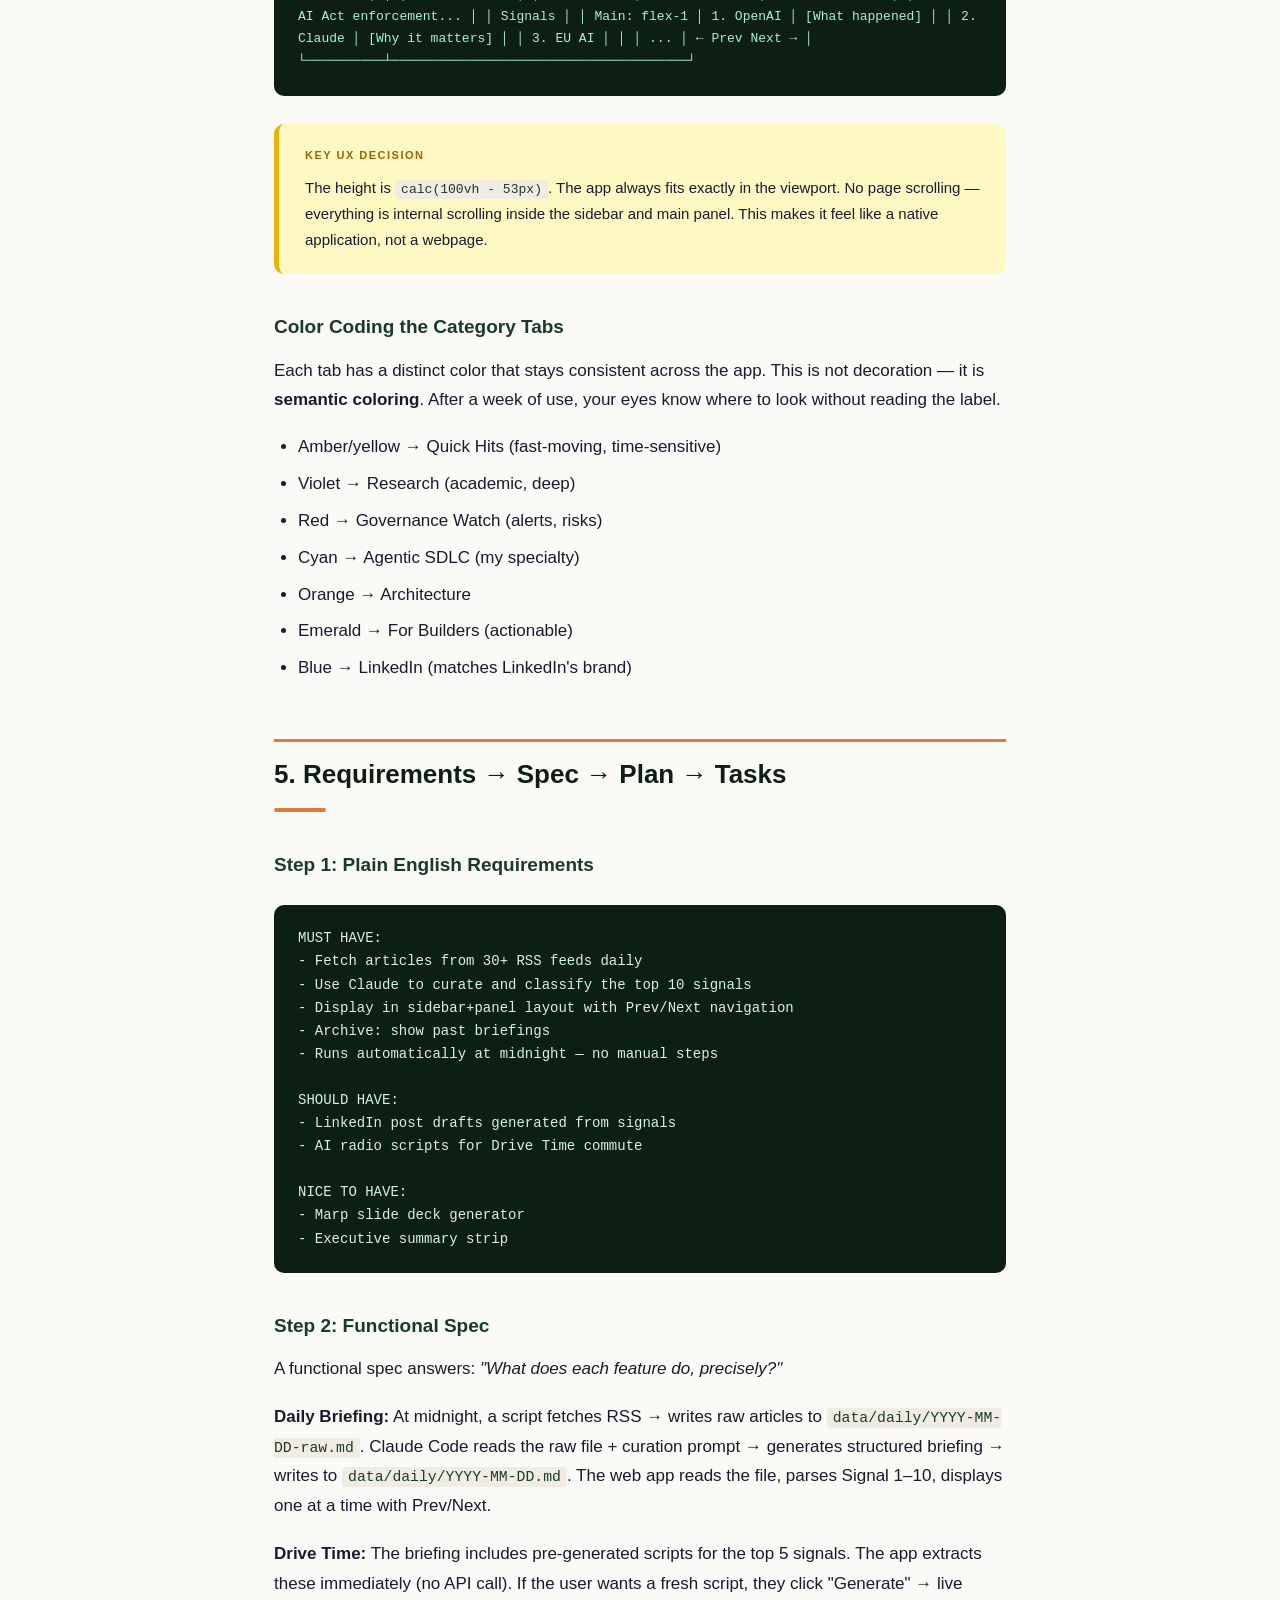
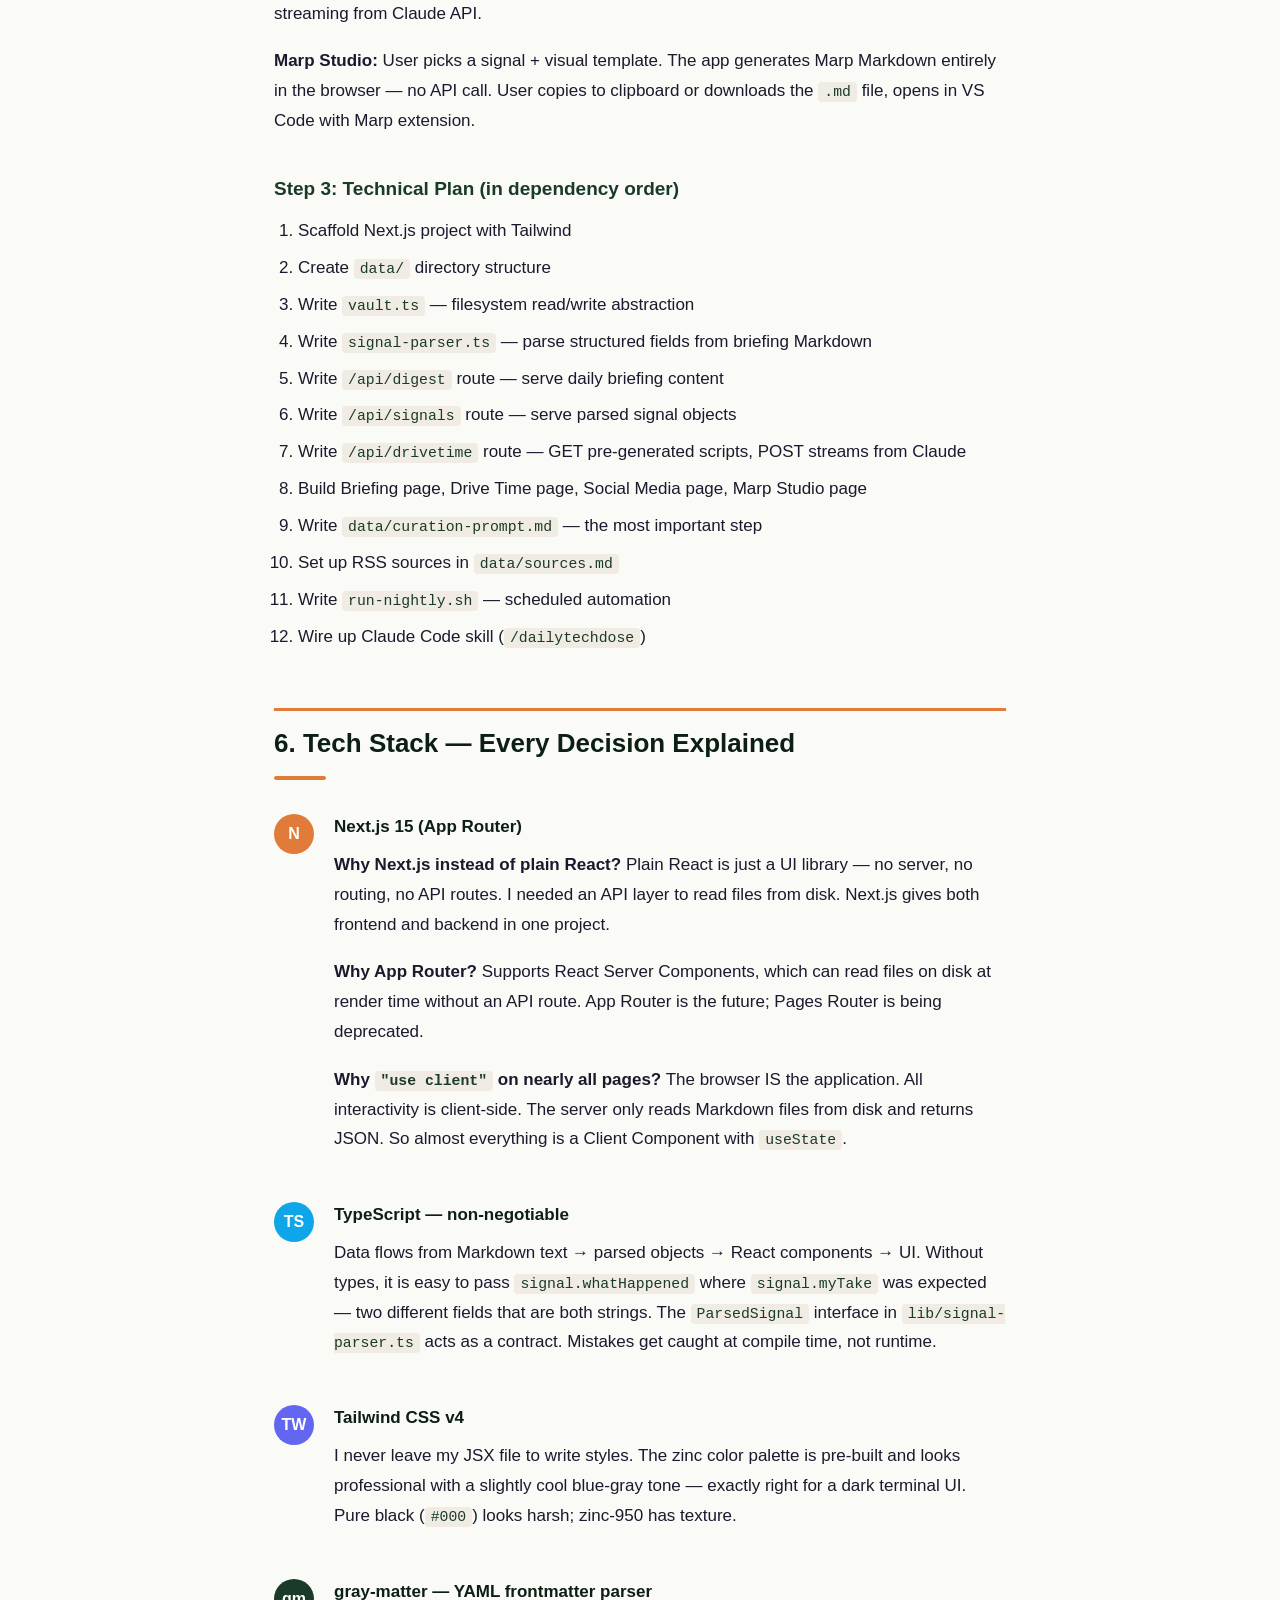
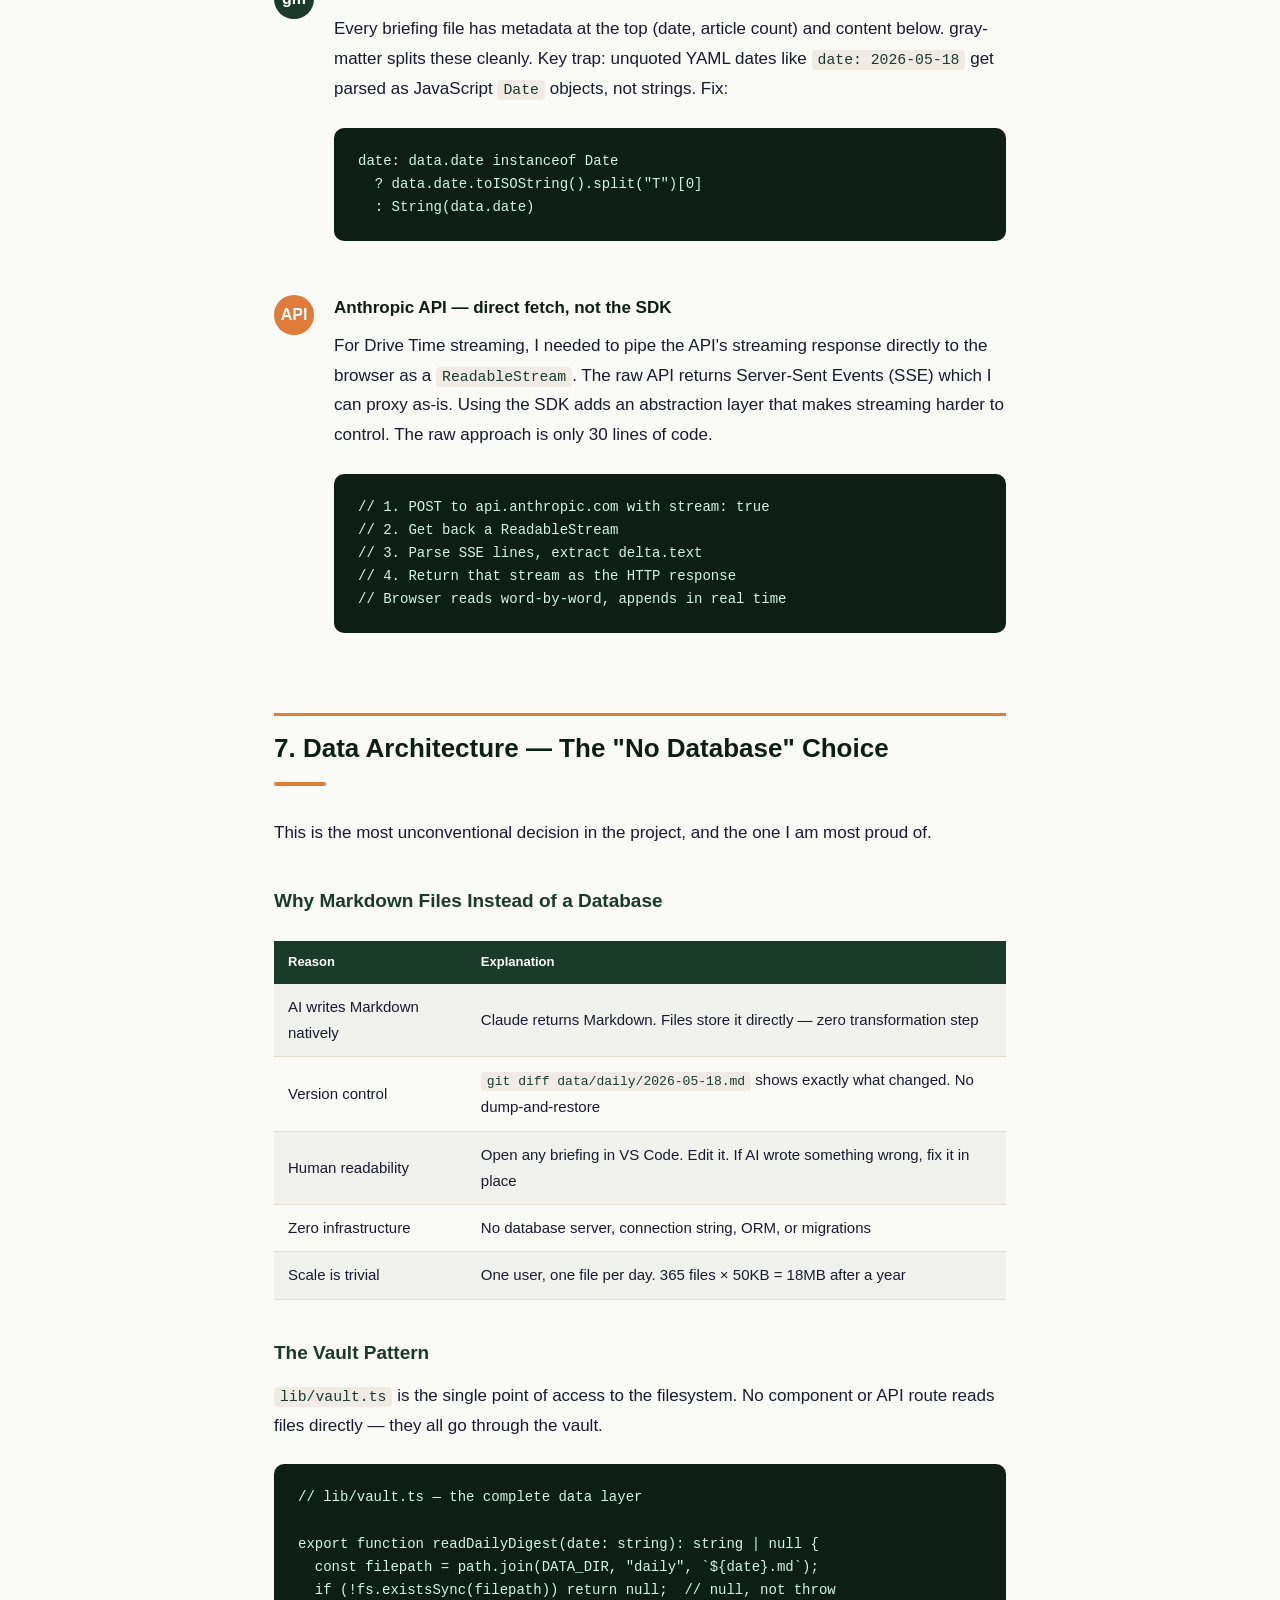
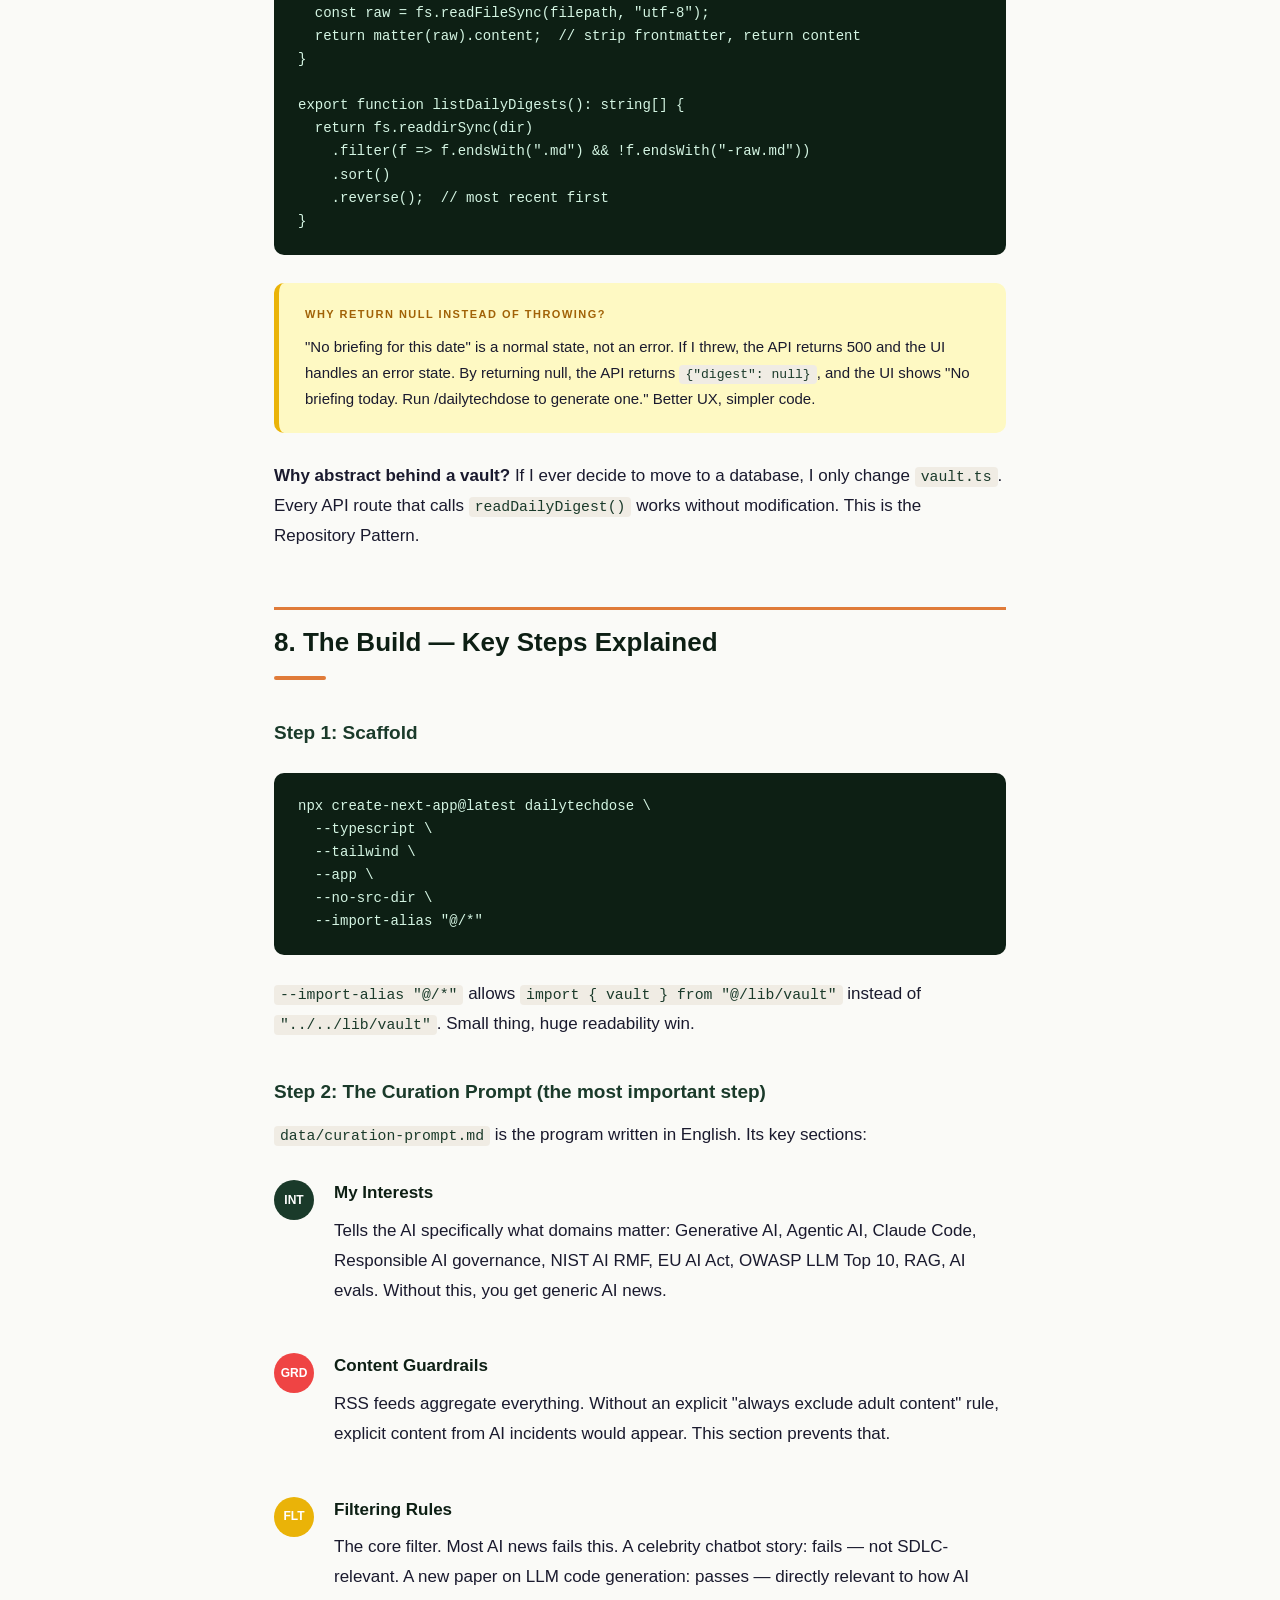
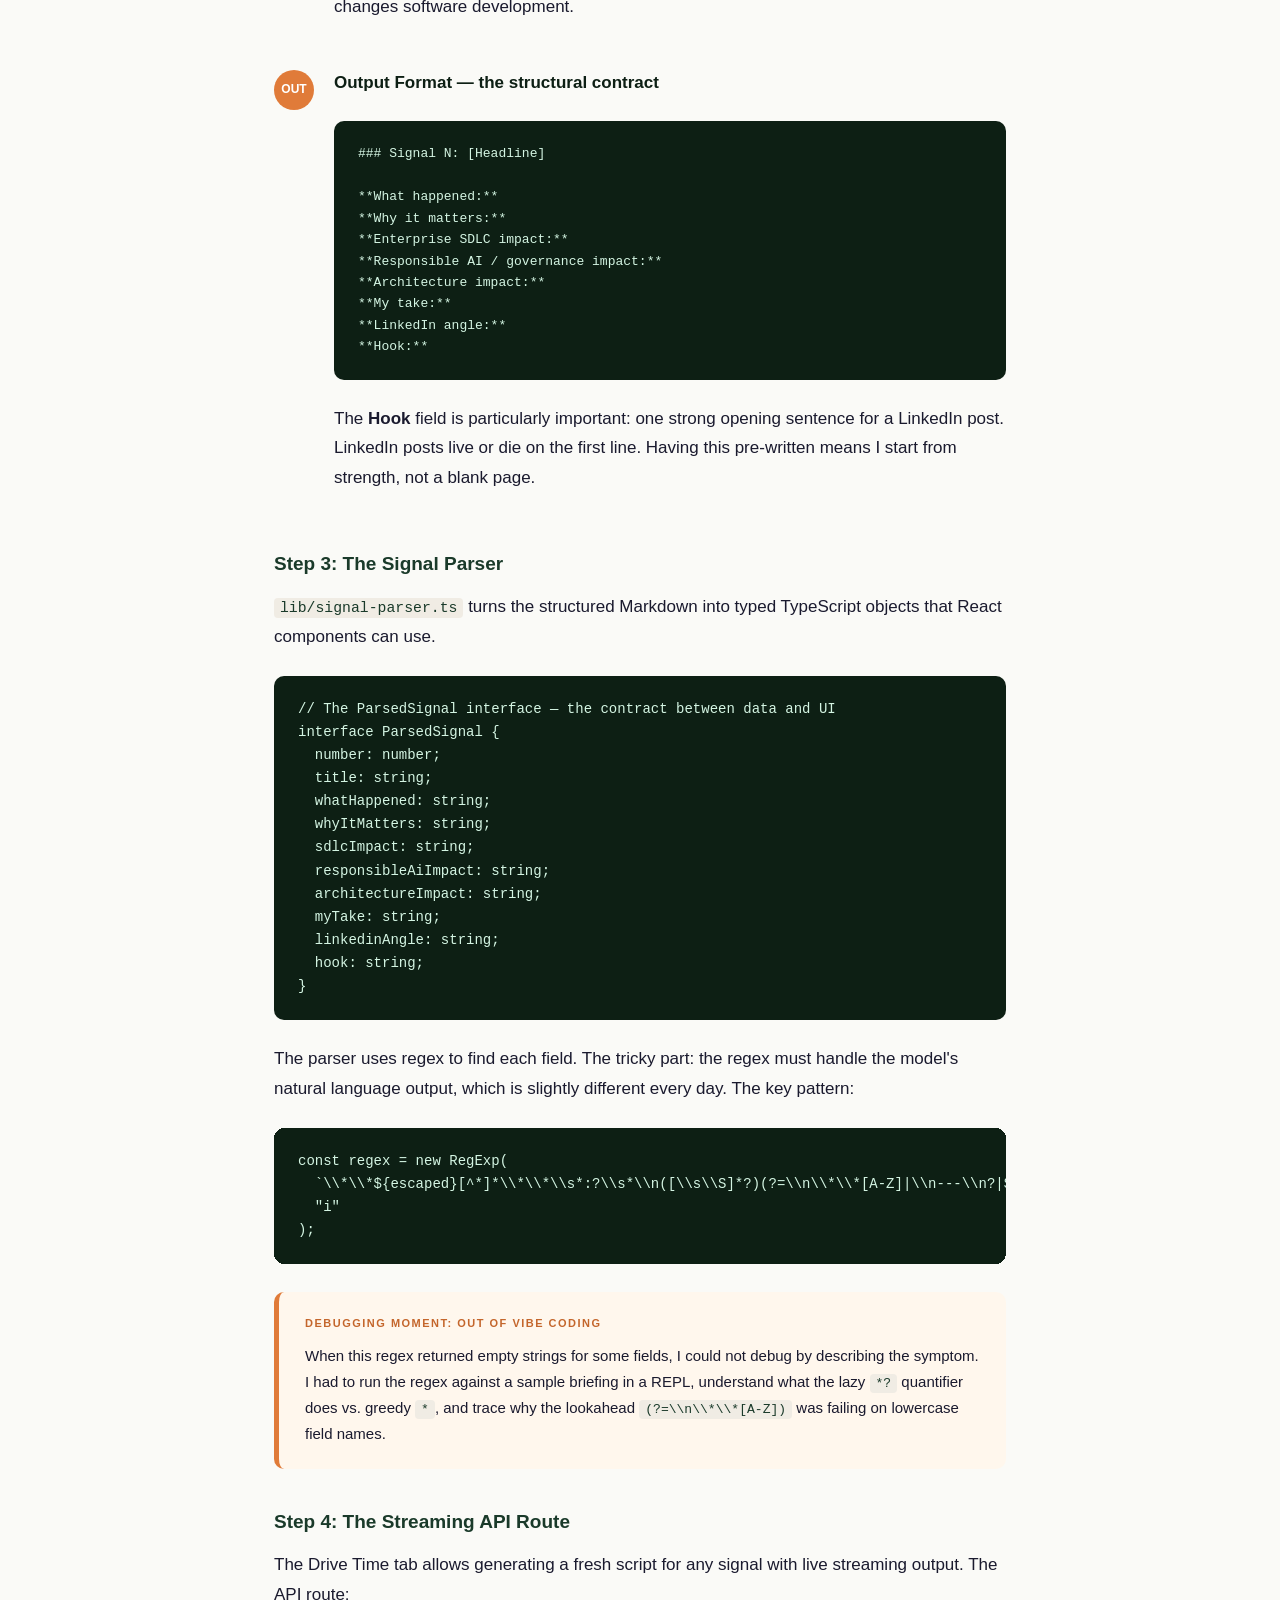
<file: how-i-built-dailytechdose/index.html>
<!DOCTYPE html>
<html lang="en">
<head>
  <meta charset="UTF-8" />
  <meta name="viewport" content="width=device-width, initial-scale=1.0" />
  <title>How I Built DailyTechDose — From Idea to Working AI App</title>
  <meta name="description" content="The full build story of DailyTechDose: design thinking, architecture, tech stack, and the philosophies from Karpathy and gstack that shaped every decision." />
  <meta property="og:title" content="How I Built DailyTechDose" />
  <meta property="og:description" content="Design thinking, architecture, and the WHY behind every decision — a complete build story by Rajesh Ranjan." />
  <style>
    *, *::before, *::after { box-sizing: border-box; margin: 0; padding: 0; }
    body {
      font-family: -apple-system, BlinkMacSystemFont, "Segoe UI", Roboto, "Helvetica Neue", Arial, sans-serif;
      font-size: 17px;
      line-height: 1.75;
      color: #1a1a2e;
      background: #fafaf7;
    }
    a { color: #e07b39; text-decoration: none; }
    a:hover { text-decoration: underline; }

    #progress-bar {
      position: fixed; top: 0; left: 0;
      height: 4px; width: 0%;
      background: linear-gradient(90deg, #1a3a2a, #e07b39);
      z-index: 9999; transition: width 0.1s linear;
    }

    .container { max-width: 780px; margin: 0 auto; padding: 0 24px 96px; }

    /* ── Hero ── */
    .hero {
      background: linear-gradient(135deg, #0d1f14 0%, #1a3a2a 50%, #2d5a3d 100%);
      color: #fff; padding: 80px 24px 64px; text-align: center;
    }
    .hero-tag {
      display: inline-block;
      background: rgba(224,123,57,0.3);
      color: #f4b07a;
      font-size: 12px; font-weight: 700; letter-spacing: 2px;
      text-transform: uppercase; padding: 4px 16px; border-radius: 20px;
      margin-bottom: 20px; border: 1px solid rgba(244,176,122,0.3);
    }
    .hero h1 {
      font-size: clamp(26px, 4vw, 44px); font-weight: 800;
      line-height: 1.2; max-width: 700px; margin: 0 auto 20px;
    }
    .hero-sub {
      font-size: 17px; color: rgba(255,255,255,0.7);
      max-width: 580px; margin: 0 auto 28px; line-height: 1.7;
    }
    .hero-meta {
      font-size: 13px; color: rgba(255,255,255,0.5);
      display: flex; gap: 20px; justify-content: center; flex-wrap: wrap;
    }
    .hero-meta span { display: flex; align-items: center; gap: 6px; }

    /* ── Reading progress ── */
    .reading-bar {
      background: #1a3a2a; padding: 12px 24px;
      display: flex; justify-content: center; gap: 24px; flex-wrap: wrap;
    }
    .reading-bar a {
      color: rgba(255,255,255,0.6); font-size: 12px; font-weight: 600;
      letter-spacing: 0.5px; text-decoration: none; transition: color 0.15s;
    }
    .reading-bar a:hover { color: #f4b07a; }

    /* ── TL;DR ── */
    .tldr {
      background: #f0fdf4; border: 2px solid #bbf7d0;
      border-left: 6px solid #1a3a2a; border-radius: 12px;
      padding: 28px 32px; margin: 40px 0;
    }
    .tldr-label {
      font-size: 11px; font-weight: 800; letter-spacing: 2px;
      text-transform: uppercase; color: #1a3a2a; margin-bottom: 14px;
    }
    .tldr ul { list-style: none; display: flex; flex-direction: column; gap: 10px; }
    .tldr li {
      display: flex; align-items: flex-start; gap: 12px;
      font-size: 15px; color: #0d2b1a; line-height: 1.6;
    }
    .tldr li::before {
      content: "✓"; color: #e07b39; font-weight: 700; font-size: 15px;
      flex-shrink: 0; margin-top: 1px;
    }

    /* ── Section headings ── */
    h2 {
      font-size: 26px; font-weight: 800;
      margin: 56px 0 16px; color: #0d1f14; line-height: 1.3;
      padding-top: 16px; border-top: 3px solid #e07b39;
    }
    h3 { font-size: 19px; font-weight: 700; margin: 36px 0 12px; color: #1a3a2a; }
    h4 { font-size: 16px; font-weight: 700; margin: 24px 0 8px; color: #2d5a3d; }
    p { margin-bottom: 18px; }

    /* ── Stats ── */
    .stat-band {
      display: grid; grid-template-columns: repeat(auto-fit, minmax(150px, 1fr));
      gap: 16px; margin: 36px 0;
    }
    .stat-card {
      background: #fff; border: 1px solid #e5ddd0; border-radius: 12px;
      padding: 20px 16px; text-align: center;
      box-shadow: 0 2px 12px rgba(26,58,42,0.06);
    }
    .stat-num { font-size: 32px; font-weight: 900; color: #e07b39; line-height: 1; margin-bottom: 6px; }
    .stat-label { font-size: 13px; color: #6b6b6b; line-height: 1.4; }

    /* ── Callout boxes ── */
    .callout { border-radius: 10px; padding: 22px 26px; margin: 28px 0; }
    .callout.insight { background: #fef9c3; border-left: 5px solid #eab308; }
    .callout.insight .callout-label { color: #a16207; }
    .callout.philosophy { background: #f0fdf4; border-left: 5px solid #1a3a2a; }
    .callout.philosophy .callout-label { color: #1a3a2a; }
    .callout.warning { background: #fff7ed; border-left: 5px solid #e07b39; }
    .callout.warning .callout-label { color: #c4662c; }
    .callout.quote { background: #f5f5f5; border-left: 5px solid #6b6b6b; }
    .callout.quote .callout-label { color: #374151; }
    .callout-label {
      font-size: 11px; font-weight: 800; letter-spacing: 1.5px;
      text-transform: uppercase; margin-bottom: 10px;
    }
    .callout p { margin: 0; font-size: 15px; line-height: 1.7; }
    .callout blockquote { font-style: italic; color: #374151; line-height: 1.7; }

    /* ── Code ── */
    pre {
      background: #0d1f14; color: #d4f5e3; padding: 22px 24px;
      border-radius: 10px; overflow-x: auto; margin: 24px 0;
      font-family: "SFMono-Regular", "Fira Code", Consolas, monospace;
      font-size: 14px; line-height: 1.65;
    }
    code {
      background: #f0ece4; padding: 2px 6px; border-radius: 4px;
      font-family: "SFMono-Regular", Consolas, monospace;
      font-size: 0.87em; color: #1a3a2a;
    }
    pre code { background: none; padding: 0; color: inherit; }

    /* ── Table ── */
    .table-wrap { overflow-x: auto; margin: 24px 0; }
    table { border-collapse: collapse; width: 100%; font-size: 15px; }
    th {
      background: #1a3a2a; color: #fff; padding: 10px 14px;
      text-align: left; font-size: 13px; font-weight: 700;
    }
    td { padding: 10px 14px; border-bottom: 1px solid #e5ddd0; }
    tr:nth-child(even) td { background: rgba(26,58,42,0.04); }

    /* ── Step cards ── */
    .step { display: flex; gap: 20px; margin: 28px 0; }
    .step-num {
      width: 40px; height: 40px; border-radius: 50%;
      background: #1a3a2a; color: #fff;
      display: flex; align-items: center; justify-content: center;
      font-weight: 800; font-size: 16px; flex-shrink: 0; margin-top: 2px;
    }
    .step-body { flex: 1; }
    .step-title { font-weight: 700; font-size: 17px; color: #0d1f14; margin-bottom: 8px; }

    /* ── Architecture ASCII ── */
    .ascii {
      background: #0d1f14; color: #a7f3d0; padding: 24px;
      border-radius: 10px; font-family: monospace; font-size: 13px;
      line-height: 1.7; overflow-x: auto; margin: 24px 0;
    }

    /* ── Philosophy block ── */
    .philosophy-block {
      background: linear-gradient(135deg, #0d1f14 0%, #1a3a2a 100%);
      color: #fff; border-radius: 12px; padding: 32px;
      margin: 32px 0;
    }
    .philosophy-block h4 { color: #f4b07a; margin-top: 0; margin-bottom: 10px; }
    .philosophy-block p { color: rgba(255,255,255,0.8); margin-bottom: 12px; font-size: 15px; }
    .philosophy-block p:last-child { margin-bottom: 0; }

    /* ── Tag pills ── */
    .tags { display: flex; gap: 8px; flex-wrap: wrap; margin: 16px 0; }
    .tag {
      background: rgba(224,123,57,0.1); color: #c4662c;
      font-size: 12px; font-weight: 700; padding: 3px 10px;
      border-radius: 20px; border: 1px solid rgba(224,123,57,0.25);
    }

    /* ── Bottom CTA ── */
    .cta-box {
      background: #1a3a2a; border-radius: 12px; padding: 40px 36px;
      text-align: center; margin-top: 64px;
    }
    .cta-box h3 { color: #fff; margin-top: 0; margin-bottom: 12px; }
    .cta-box p { color: rgba(255,255,255,0.65); font-size: 15px; margin-bottom: 24px; }
    .cta-btn {
      display: inline-block; background: #e07b39; color: #fff;
      font-weight: 700; font-size: 15px; padding: 13px 28px;
      border-radius: 6px; text-decoration: none; margin: 4px;
    }
    .cta-btn.secondary {
      background: transparent; border: 2px solid rgba(255,255,255,0.3);
    }
    .cta-btn:hover { text-decoration: none; opacity: 0.9; }

    /* ── Divider ── */
    .divider {
      width: 52px; height: 4px; background: #e07b39;
      border-radius: 2px; margin: 16px 0 32px;
    }

    blockquote {
      border-left: 4px solid #e07b39; padding: 4px 20px;
      margin: 20px 0; color: #4b4b4b; font-style: italic;
    }

    ul, ol { padding-left: 24px; margin-bottom: 18px; }
    li { margin-bottom: 8px; line-height: 1.7; }

    @media (max-width: 600px) {
      h2 { font-size: 21px; }
      .hero h1 { font-size: 26px; }
      .step { flex-direction: column; gap: 12px; }
      .step-num { width: 32px; height: 32px; font-size: 14px; }
    }
  </style>
</head>
<body>

<div id="progress-bar"></div>

<!-- ── Hero ── -->
<div class="hero">
  <div class="hero-tag">Build Story · Full Tutorial</div>
  <h1>How I Built DailyTechDose</h1>
  <p class="hero-sub">From morning frustration to a fully automated AI briefing system — design thinking, architecture decisions, and the WHY behind every single choice.</p>
  <div class="hero-meta">
    <span>✍️ Rajesh Ranjan</span>
    <span>⏱ 25-min read</span>
    <span>🎯 Intermediate</span>
    <span>🗓 May 2026</span>
  </div>
</div>

<!-- ── Quick nav ── -->
<div class="reading-bar">
  <a href="#the-problem">The Problem</a>
  <a href="#philosophies">Philosophies</a>
  <a href="#design">Design Thinking</a>
  <a href="#ux">UI/UX</a>
  <a href="#requirements">Requirements</a>
  <a href="#tech-stack">Tech Stack</a>
  <a href="#data">Data Architecture</a>
  <a href="#build">The Build</a>
</div>

<div class="container">

  <!-- TL;DR -->
  <div class="tldr" style="margin-top: 48px;">
    <div class="tldr-label">What you will learn</div>
    <ul>
      <li>How to apply Karpathy's Software 1.0/2.0/3.0 framework to a real app</li>
      <li>Why Markdown files beat a database for AI-native apps</li>
      <li>How to structure a curation prompt — prompt engineering as programming</li>
      <li>The "Vault pattern" for filesystem abstraction in Next.js</li>
      <li>How to stream Claude API responses directly to the browser (SSE)</li>
      <li>The complete architecture: RSS → AI curation → Structured Markdown → React UI</li>
      <li>Where vibe coding works and where you MUST read the code</li>
    </ul>
  </div>

  <!-- ── 1. The Problem ── -->
  <h2 id="the-problem">1. The Problem</h2>
  <div class="divider"></div>

  <p>Every morning I was doing the same inefficient ritual:</p>
  <ol>
    <li>Open 10–15 browser tabs — VentureBeat, Hugging Face blog, arXiv, GitHub blog...</li>
    <li>Skim headlines for 20–30 minutes</li>
    <li>Copy-paste anything interesting into a notes app</li>
    <li>Struggle to turn those raw notes into LinkedIn posts or team advice</li>
  </ol>

  <p>The real problem was not a lack of information. It was the opposite. Most AI news is:</p>
  <ul>
    <li>Vendor press releases dressed as news</li>
    <li>Rehashed announcements from 48 hours earlier</li>
    <li>Articles claiming something is "revolutionary" without explaining what changed</li>
    <li>Hype with no enterprise relevance</li>
  </ul>

  <div class="callout philosophy">
    <div class="callout-label">The job to be done</div>
    <p><strong>Automatically scan 30+ sources every day, filter out the noise, classify what remains, and serve it in a format I can actually use — in under 5 minutes.</strong> That is DailyTechDose.</p>
  </div>

  <div class="stat-band">
    <div class="stat-card">
      <div class="stat-num">30+</div>
      <div class="stat-label">RSS Sources Scanned Daily</div>
    </div>
    <div class="stat-card">
      <div class="stat-num">10</div>
      <div class="stat-label">Curated Signals Per Day</div>
    </div>
    <div class="stat-card">
      <div class="stat-num">&lt;5m</div>
      <div class="stat-label">Morning Review Time</div>
    </div>
    <div class="stat-card">
      <div class="stat-num">$0.03</div>
      <div class="stat-label">AI Cost Per Full Briefing</div>
    </div>
  </div>

  <!-- ── 2. Philosophies ── -->
  <h2 id="philosophies">2. The Philosophies That Shaped This App</h2>
  <div class="divider"></div>

  <p>Before I wrote a single line of code, three mental models shaped every decision. Without understanding them, the choices look arbitrary. With them, everything clicks into place.</p>

  <div class="philosophy-block">
    <h4>Three Frameworks</h4>
    <p><strong>1. Karpathy's Software 1.0 / 2.0 / 3.0</strong> — the new layers of software</p>
    <p><strong>2. Karpathy's LLM Wiki</strong> — Markdown as the native medium of AI</p>
    <p><strong>3. gstack's Boil the Lake</strong> — completeness is cheap when AI does the work</p>
  </div>

  <h3>2.1 Karpathy's Software 1.0, 2.0, and 3.0</h3>
  <p>In 2017, Andrej Karpathy wrote <em>Software 2.0</em>. His argument: there are now two fundamentally different ways to write software.</p>

  <p><strong>Software 1.0</strong> — traditional explicit instructions. The computer executes exactly what you write. Deterministic, auditable, brittle.</p>
  <p><strong>Software 2.0</strong> — behavior encoded in language or weights. Instead of <code>if "AI governance" in tags</code>, you write:</p>

  <pre>Only include if it affects:
- How enterprises govern AI risk
- How AI regulations affect enterprise delivery</pre>

  <p>The model generalizes. It understands "AI policy," "EU AI Act," and "algorithmic accountability" are all in scope, even though you never listed them. <strong>Software 3.0</strong> adds autonomous agents that take actions — browsing the web, writing files, making decisions.</p>

  <div class="callout insight">
    <div class="callout-label">Key insight</div>
    <p>DailyTechDose has all three layers: deterministic file I/O and regex parsing (1.0), the curation prompt that thinks like an expert (2.0), and the Claude Code skill that runs autonomously at midnight (3.0).</p>
  </div>

  <div class="table-wrap">
    <table>
      <tr><th>Layer</th><th>Component</th><th>What it does</th></tr>
      <tr><td>Software 1.0</td><td><code>lib/vault.ts</code></td><td>Read/write files. Pure deterministic code.</td></tr>
      <tr><td>Software 1.0</td><td><code>lib/signal-parser.ts</code></td><td>Regex parsing. Every rule is explicit.</td></tr>
      <tr><td>Software 1.0</td><td>RSS fetcher (Python)</td><td>HTTP requests, XML parsing. No intelligence.</td></tr>
      <tr><td>Software 2.0</td><td><code>data/curation-prompt.md</code></td><td>The program written in English.</td></tr>
      <tr><td>Software 2.0</td><td>Drive Time system prompt</td><td>Style guide encoded as language.</td></tr>
      <tr><td>Software 3.0</td><td><code>/dailytechdose</code> Claude skill</td><td>Autonomous agent runs at midnight, fetches, curates, writes.</td></tr>
    </table>
  </div>

  <div class="callout warning">
    <div class="callout-label">Critical implication</div>
    <p>The curation prompt is the most important file. When briefing quality drops, you fix <code>data/curation-prompt.md</code> — not the code. The "source code" is natural language. This is a complete inversion of traditional software development.</p>
  </div>

  <h3>2.2 "English is the Hottest New Programming Language"</h3>
  <p>Karpathy posted this in 2023. It is not a joke. Here is what the curation prompt looks like as TypeScript:</p>

  <div style="display: grid; grid-template-columns: 1fr 1fr; gap: 16px; margin: 24px 0;">
    <div>
      <p style="font-size:12px;font-weight:700;text-transform:uppercase;letter-spacing:1px;color:#6b6b6b;margin-bottom:8px;">Prompt (English)</p>
      <pre style="margin:0;font-size:13px;">## Filtering Rules
Only include if:
- Affects SDLC
- Enterprise AI risk
- AI governance

## Classification
One of:
- Strategic Signal
- Emerging Trend
- Governance Alert</pre>
    </div>
    <div>
      <p style="font-size:12px;font-weight:700;text-transform:uppercase;letter-spacing:1px;color:#6b6b6b;margin-bottom:8px;">Equivalent TypeScript</p>
      <pre style="margin:0;font-size:13px;">type FilterResult =
  "include" | "exclude";

function filter(a: Article) {
  return affects(a, "SDLC") ||
    affects(a, "AI risk") ||
    affects(a, "governance");
}

type Class =
  | "Strategic Signal"
  | "Emerging Trend"
  | "Governance Alert";</pre>
    </div>
  </div>

  <p>The prompt <em>is</em> a type system. It defines input types, enum values, output schema, filtering functions, error handling, and style constraints. The only difference: English handles ambiguity without a 200-entry dictionary.</p>

  <h3>2.3 The LLM Wiki — Markdown as Native Medium</h3>
  <p>LLMs were trained on the internet — mostly Markdown. GitHub READMEs, Wikipedia exports, Stack Overflow, docs sites. LLMs are natively fluent in Markdown. They expect it. Karpathy calls this pattern the "LLM Wiki" — a directory of Markdown files that an AI agent can read, understand, and update as the app's memory.</p>

  <div class="ascii">data/
├── config.md              ← "Here are my preferences and settings"
├── curation-prompt.md     ← "Here is how you should think"
├── sources.md             ← "Here are your data sources"
├── topics.md              ← "Here are your interest domains"
├── linkedin-cache.md      ← "Here is my professional context"
└── daily/
    ├── 2026-05-18.md      ← "Here is today's curated output"
    └── 2026-05-18-raw.md  ← "Here is today's raw input"</div>

  <p>This is not a database. It is a <strong>wiki for the AI</strong>. Every file is human-readable, human-editable, and LLM-readable with no transformation or query language.</p>

  <div class="table-wrap">
    <table>
      <tr><th>Why Markdown over alternatives</th><th>Reason</th></tr>
      <tr><td>vs. plain text</td><td>Hierarchical sections (<code>##</code>) are universally understood dividers — no ambiguity</td></tr>
      <tr><td>vs. JSON</td><td>Less syntax noise; higher signal-to-noise ratio for model processing</td></tr>
      <tr><td>vs. database</td><td>No deserialization, no ORM, no schema migration — model reads the file directly</td></tr>
      <tr><td>Both human + AI readable</td><td>Open in VS Code Preview or Obsidian; works simultaneously for both audiences</td></tr>
    </table>
  </div>

  <h3>2.4 Karpathy's Vibe Coding</h3>
  <p>Vibe coding means working at the level of intent rather than implementation. You describe the outcome you want, evaluate the result, and course-correct in natural language.</p>

  <blockquote>"There's a new kind of coding I call 'vibe coding', where you fully give in to the vibes, embrace exponentials, and forget that the code even exists." — Andrej Karpathy, Feb 2025</blockquote>

  <p>This is how DailyTechDose was built. I described the dark terminal UI with a sidebar, 10-signal navigation, and tab bars. Claude Code built it. I iterated on what I saw.</p>

  <div class="callout warning">
    <div class="callout-label">Where vibe coding has limits</div>
    <p>Three places in DailyTechDose where I had to stop vibing and actually read the code: (1) the SSE streaming buffer — needed to understand why <code>lines.pop()</code> preserves incomplete TCP chunks; (2) the signal parser regex — had to trace why the lazy quantifier was failing on lowercase field names; (3) the gray-matter date parsing — <code>date: 2026-05-18</code> in YAML becomes a JS <code>Date</code> object, not a string. The 80/20 rule: 80% vibe coding, 20% you must understand your tools.</p>
  </div>

  <h3>2.5 gstack's Boil the Lake</h3>
  <p>gstack introduced the "Boil the Lake" principle: when AI makes marginal cost near-zero, "boil the ocean" tasks become achievable lakes.</p>

  <div class="table-wrap">
    <table>
      <tr><th>Feature</th><th>The "Reasonable" version</th><th>Boil the Lake version</th></tr>
      <tr><td>Signal analysis</td><td>3 top stories, 2 sentences</td><td>10 signals, 11 structured fields each</td></tr>
      <tr><td>Drive Time scripts</td><td>1 script for biggest story</td><td>5 full scripts, pre-generated, ready instantly</td></tr>
      <tr><td>LinkedIn drafts</td><td>"Here are some post ideas"</td><td>10 complete drafted posts, hook + argument + hashtags</td></tr>
      <tr><td>Signal classification</td><td>Unclassified</td><td>Every signal: Strategic / Emerging / Tactical / Governance / Hype</td></tr>
    </table>
  </div>

  <p>The cost: <strong>$0.03 per full briefing.</strong> The marginal cost of the 11th signal is essentially zero. So the app generates everything, every day, at full depth.</p>

  <!-- ── 3. Design Thinking ── -->
  <h2 id="design">3. Design Thinking</h2>
  <div class="divider"></div>

  <div class="step">
    <div class="step-num">1</div>
    <div class="step-body">
      <div class="step-title">Who is the user?</div>
      <p>Just me. This is a personal tool. That is a <strong>liberating constraint</strong> — no onboarding, no multi-user auth, no billing, no public API. I optimize entirely for one power user.</p>
    </div>
  </div>

  <div class="step">
    <div class="step-num">2</div>
    <div class="step-body">
      <div class="step-title">What are the jobs to be done?</div>
      <div class="table-wrap">
        <table>
          <tr><th>Job</th><th>When</th><th>Context</th></tr>
          <tr><td>Morning briefing</td><td>7 AM, coffee in hand</td><td>Scan 10 signals, understand what changed overnight</td></tr>
          <tr><td>Content creation</td><td>Before LinkedIn posting</td><td>Need a draft post, not a blank page</td></tr>
          <tr><td>Commute listening</td><td>Driving to work</td><td>Think out loud about one topic, radio-style</td></tr>
        </table>
      </div>
      <p>Three distinct jobs → three distinct UI surfaces: Briefing, Social Media, Drive Time, Marp Studio.</p>
    </div>
  </div>

  <div class="step">
    <div class="step-num">3</div>
    <div class="step-body">
      <div class="step-title">What does success look like? (Defined before writing code)</div>
      <ul>
        <li>I spend <strong>under 5 minutes</strong> on the briefing each morning (vs. 30+ before)</li>
        <li>I post on LinkedIn <strong>at least 3x per week</strong> without struggling for content</li>
        <li>The briefing correctly filters out adult content and pure hype <strong>automatically</strong></li>
      </ul>
    </div>
  </div>

  <div class="step">
    <div class="step-num">4</div>
    <div class="step-body">
      <div class="step-title">What should NOT be in the app?</div>
      <p>Saying NO defines the product more than saying YES.</p>
      <ul>
        <li>No user accounts — it is just me</li>
        <li>No general-purpose news reader — must be opinionated about AI, SDLC, governance</li>
        <li>No database — Markdown files are the database</li>
        <li>No public-facing website — runs on localhost:3001, private to my machine</li>
        <li>No social media posting API — I copy-paste (forces me to review before posting)</li>
      </ul>
    </div>
  </div>

  <!-- ── 4. UI/UX ── -->
  <h2 id="ux">4. UI/UX Thinking</h2>
  <div class="divider"></div>

  <h3>The Dark Terminal Aesthetic — and Why</h3>
  <p>Most news readers look like Medium: white background, serif fonts, article cards. I chose the opposite: dark zinc background, monospace fonts, terminal-style UI.</p>
  <ul>
    <li><strong>Cognitive signaling:</strong> when I open this app, my brain shifts to "analytical mode." The same reason Bloomberg terminals look the way they do.</li>
    <li><strong>Built for me:</strong> I spend 8+ hours a day in VS Code with a dark theme. This feels like home.</li>
    <li><strong>Information density:</strong> dark backgrounds allow more content per screen. I see 10 signal titles in the sidebar without scrolling.</li>
  </ul>

  <h3>The Sidebar + Main Panel Layout</h3>

  <div class="ascii">┌─────────────────────────────────────────────────┐
│ ⚡ DailyTechDose         [Briefing] [Drive Time] │  NavBar: 53px
├──────────┬──────────────────────────────────────┤
│ Archives │                                       │
│ 2026-05-18 ●                                    │
│ 2026-05-17   │   Signal 3 / 10                  │  Sidebar: 208px
│           │   The EU AI Act enforcement...       │
│ Signals   │                                      │  Main: flex-1
│ 1. OpenAI │   [What happened]                    │
│ 2. Claude │   [Why it matters]                   │
│ 3. EU AI  │                                      │
│ ...       │        ← Prev    Next →              │
└──────────┴──────────────────────────────────────┘</div>

  <div class="callout insight">
    <div class="callout-label">Key UX decision</div>
    <p>The height is <code>calc(100vh - 53px)</code>. The app always fits exactly in the viewport. No page scrolling — everything is internal scrolling inside the sidebar and main panel. This makes it feel like a native application, not a webpage.</p>
  </div>

  <h3>Color Coding the Category Tabs</h3>
  <p>Each tab has a distinct color that stays consistent across the app. This is not decoration — it is <strong>semantic coloring</strong>. After a week of use, your eyes know where to look without reading the label.</p>
  <ul>
    <li>Amber/yellow → Quick Hits (fast-moving, time-sensitive)</li>
    <li>Violet → Research (academic, deep)</li>
    <li>Red → Governance Watch (alerts, risks)</li>
    <li>Cyan → Agentic SDLC (my specialty)</li>
    <li>Orange → Architecture</li>
    <li>Emerald → For Builders (actionable)</li>
    <li>Blue → LinkedIn (matches LinkedIn's brand)</li>
  </ul>

  <!-- ── 5. Requirements → Tasks ── -->
  <h2 id="requirements">5. Requirements → Spec → Plan → Tasks</h2>
  <div class="divider"></div>

  <h3>Step 1: Plain English Requirements</h3>
  <pre>MUST HAVE:
- Fetch articles from 30+ RSS feeds daily
- Use Claude to curate and classify the top 10 signals
- Display in sidebar+panel layout with Prev/Next navigation
- Archive: show past briefings
- Runs automatically at midnight — no manual steps

SHOULD HAVE:
- LinkedIn post drafts generated from signals
- AI radio scripts for Drive Time commute

NICE TO HAVE:
- Marp slide deck generator
- Executive summary strip</pre>

  <h3>Step 2: Functional Spec</h3>
  <p>A functional spec answers: <em>"What does each feature do, precisely?"</em></p>
  <p><strong>Daily Briefing:</strong> At midnight, a script fetches RSS → writes raw articles to <code>data/daily/YYYY-MM-DD-raw.md</code>. Claude Code reads the raw file + curation prompt → generates structured briefing → writes to <code>data/daily/YYYY-MM-DD.md</code>. The web app reads the file, parses Signal 1–10, displays one at a time with Prev/Next.</p>
  <p><strong>Drive Time:</strong> The briefing includes pre-generated scripts for the top 5 signals. The app extracts these immediately (no API call). If the user wants a fresh script, they click "Generate" → live streaming from Claude API.</p>
  <p><strong>Marp Studio:</strong> User picks a signal + visual template. The app generates Marp Markdown entirely in the browser — no API call. User copies to clipboard or downloads the <code>.md</code> file, opens in VS Code with Marp extension.</p>

  <h3>Step 3: Technical Plan (in dependency order)</h3>
  <ol>
    <li>Scaffold Next.js project with Tailwind</li>
    <li>Create <code>data/</code> directory structure</li>
    <li>Write <code>vault.ts</code> — filesystem read/write abstraction</li>
    <li>Write <code>signal-parser.ts</code> — parse structured fields from briefing Markdown</li>
    <li>Write <code>/api/digest</code> route — serve daily briefing content</li>
    <li>Write <code>/api/signals</code> route — serve parsed signal objects</li>
    <li>Write <code>/api/drivetime</code> route — GET pre-generated scripts, POST streams from Claude</li>
    <li>Build Briefing page, Drive Time page, Social Media page, Marp Studio page</li>
    <li>Write <code>data/curation-prompt.md</code> — the most important step</li>
    <li>Set up RSS sources in <code>data/sources.md</code></li>
    <li>Write <code>run-nightly.sh</code> — scheduled automation</li>
    <li>Wire up Claude Code skill (<code>/dailytechdose</code>)</li>
  </ol>

  <!-- ── 6. Tech Stack ── -->
  <h2 id="tech-stack">6. Tech Stack — Every Decision Explained</h2>
  <div class="divider"></div>

  <div class="step">
    <div class="step-num" style="background:#e07b39;">N</div>
    <div class="step-body">
      <div class="step-title">Next.js 15 (App Router)</div>
      <p><strong>Why Next.js instead of plain React?</strong> Plain React is just a UI library — no server, no routing, no API routes. I needed an API layer to read files from disk. Next.js gives both frontend and backend in one project.</p>
      <p><strong>Why App Router?</strong> Supports React Server Components, which can read files on disk at render time without an API route. App Router is the future; Pages Router is being deprecated.</p>
      <p><strong>Why <code>"use client"</code> on nearly all pages?</strong> The browser IS the application. All interactivity is client-side. The server only reads Markdown files from disk and returns JSON. So almost everything is a Client Component with <code>useState</code>.</p>
    </div>
  </div>

  <div class="step">
    <div class="step-num" style="background:#0ea5e9;">TS</div>
    <div class="step-body">
      <div class="step-title">TypeScript — non-negotiable</div>
      <p>Data flows from Markdown text → parsed objects → React components → UI. Without types, it is easy to pass <code>signal.whatHappened</code> where <code>signal.myTake</code> was expected — two different fields that are both strings. The <code>ParsedSignal</code> interface in <code>lib/signal-parser.ts</code> acts as a contract. Mistakes get caught at compile time, not runtime.</p>
    </div>
  </div>

  <div class="step">
    <div class="step-num" style="background:#6366f1;">TW</div>
    <div class="step-body">
      <div class="step-title">Tailwind CSS v4</div>
      <p>I never leave my JSX file to write styles. The zinc color palette is pre-built and looks professional with a slightly cool blue-gray tone — exactly right for a dark terminal UI. Pure black (<code>#000</code>) looks harsh; zinc-950 has texture.</p>
    </div>
  </div>

  <div class="step">
    <div class="step-num" style="background:#1a3a2a;">gm</div>
    <div class="step-body">
      <div class="step-title">gray-matter — YAML frontmatter parser</div>
      <p>Every briefing file has metadata at the top (date, article count) and content below. gray-matter splits these cleanly. Key trap: unquoted YAML dates like <code>date: 2026-05-18</code> get parsed as JavaScript <code>Date</code> objects, not strings. Fix:</p>
      <pre>date: data.date instanceof Date
  ? data.date.toISOString().split("T")[0]
  : String(data.date)</pre>
    </div>
  </div>

  <div class="step">
    <div class="step-num" style="background:#e07b39;">API</div>
    <div class="step-body">
      <div class="step-title">Anthropic API — direct fetch, not the SDK</div>
      <p>For Drive Time streaming, I needed to pipe the API's streaming response directly to the browser as a <code>ReadableStream</code>. The raw API returns Server-Sent Events (SSE) which I can proxy as-is. Using the SDK adds an abstraction layer that makes streaming harder to control. The raw approach is only 30 lines of code.</p>
      <pre>// 1. POST to api.anthropic.com with stream: true
// 2. Get back a ReadableStream
// 3. Parse SSE lines, extract delta.text
// 4. Return that stream as the HTTP response
// Browser reads word-by-word, appends in real time</pre>
    </div>
  </div>

  <!-- ── 7. Data Architecture ── -->
  <h2 id="data">7. Data Architecture — The "No Database" Choice</h2>
  <div class="divider"></div>

  <p>This is the most unconventional decision in the project, and the one I am most proud of.</p>

  <h3>Why Markdown Files Instead of a Database</h3>

  <div class="table-wrap">
    <table>
      <tr><th>Reason</th><th>Explanation</th></tr>
      <tr><td>AI writes Markdown natively</td><td>Claude returns Markdown. Files store it directly — zero transformation step</td></tr>
      <tr><td>Version control</td><td><code>git diff data/daily/2026-05-18.md</code> shows exactly what changed. No dump-and-restore</td></tr>
      <tr><td>Human readability</td><td>Open any briefing in VS Code. Edit it. If AI wrote something wrong, fix it in place</td></tr>
      <tr><td>Zero infrastructure</td><td>No database server, connection string, ORM, or migrations</td></tr>
      <tr><td>Scale is trivial</td><td>One user, one file per day. 365 files × 50KB = 18MB after a year</td></tr>
    </table>
  </div>

  <h3>The Vault Pattern</h3>
  <p><code>lib/vault.ts</code> is the single point of access to the filesystem. No component or API route reads files directly — they all go through the vault.</p>

  <pre>// lib/vault.ts — the complete data layer

export function readDailyDigest(date: string): string | null {
  const filepath = path.join(DATA_DIR, "daily", `${date}.md`);
  if (!fs.existsSync(filepath)) return null;  // null, not throw
  const raw = fs.readFileSync(filepath, "utf-8");
  return matter(raw).content;  // strip frontmatter, return content
}

export function listDailyDigests(): string[] {
  return fs.readdirSync(dir)
    .filter(f => f.endsWith(".md") && !f.endsWith("-raw.md"))
    .sort()
    .reverse();  // most recent first
}</pre>

  <div class="callout insight">
    <div class="callout-label">Why return null instead of throwing?</div>
    <p>"No briefing for this date" is a normal state, not an error. If I threw, the API returns 500 and the UI handles an error state. By returning null, the API returns <code>{"digest": null}</code>, and the UI shows "No briefing today. Run /dailytechdose to generate one." Better UX, simpler code.</p>
  </div>

  <p><strong>Why abstract behind a vault?</strong> If I ever decide to move to a database, I only change <code>vault.ts</code>. Every API route that calls <code>readDailyDigest()</code> works without modification. This is the Repository Pattern.</p>

  <!-- ── 8. The Build ── -->
  <h2 id="build">8. The Build — Key Steps Explained</h2>
  <div class="divider"></div>

  <h3>Step 1: Scaffold</h3>
  <pre>npx create-next-app@latest dailytechdose \
  --typescript \
  --tailwind \
  --app \
  --no-src-dir \
  --import-alias "@/*"</pre>
  <p><code>--import-alias "@/*"</code> allows <code>import { vault } from "@/lib/vault"</code> instead of <code>"../../lib/vault"</code>. Small thing, huge readability win.</p>

  <h3>Step 2: The Curation Prompt (the most important step)</h3>
  <p><code>data/curation-prompt.md</code> is the program written in English. Its key sections:</p>

  <div class="step">
    <div class="step-num" style="background:#1a3a2a;font-size:12px;">INT</div>
    <div class="step-body">
      <div class="step-title">My Interests</div>
      <p>Tells the AI specifically what domains matter: Generative AI, Agentic AI, Claude Code, Responsible AI governance, NIST AI RMF, EU AI Act, OWASP LLM Top 10, RAG, AI evals. Without this, you get generic AI news.</p>
    </div>
  </div>

  <div class="step">
    <div class="step-num" style="background:#ef4444;font-size:12px;">GRD</div>
    <div class="step-body">
      <div class="step-title">Content Guardrails</div>
      <p>RSS feeds aggregate everything. Without an explicit "always exclude adult content" rule, explicit content from AI incidents would appear. This section prevents that.</p>
    </div>
  </div>

  <div class="step">
    <div class="step-num" style="background:#eab308;font-size:12px;">FLT</div>
    <div class="step-body">
      <div class="step-title">Filtering Rules</div>
      <p>The core filter. Most AI news fails this. A celebrity chatbot story: fails — not SDLC-relevant. A new paper on LLM code generation: passes — directly relevant to how AI changes software development.</p>
    </div>
  </div>

  <div class="step">
    <div class="step-num" style="background:#e07b39;font-size:12px;">OUT</div>
    <div class="step-body">
      <div class="step-title">Output Format — the structural contract</div>
      <pre style="font-size:13px;">### Signal N: [Headline]

**What happened:**
**Why it matters:**
**Enterprise SDLC impact:**
**Responsible AI / governance impact:**
**Architecture impact:**
**My take:**
**LinkedIn angle:**
**Hook:**</pre>
      <p>The <strong>Hook</strong> field is particularly important: one strong opening sentence for a LinkedIn post. LinkedIn posts live or die on the first line. Having this pre-written means I start from strength, not a blank page.</p>
    </div>
  </div>

  <h3>Step 3: The Signal Parser</h3>
  <p><code>lib/signal-parser.ts</code> turns the structured Markdown into typed TypeScript objects that React components can use.</p>

  <pre>// The ParsedSignal interface — the contract between data and UI
interface ParsedSignal {
  number: number;
  title: string;
  whatHappened: string;
  whyItMatters: string;
  sdlcImpact: string;
  responsibleAiImpact: string;
  architectureImpact: string;
  myTake: string;
  linkedinAngle: string;
  hook: string;
}</pre>

  <p>The parser uses regex to find each field. The tricky part: the regex must handle the model's natural language output, which is slightly different every day. The key pattern:</p>

  <pre>const regex = new RegExp(
  `\\*\\*${escaped}[^*]*\\*\\*\\s*:?\\s*\\n([\\s\\S]*?)(?=\\n\\*\\*[A-Z]|\\n---\\n?|$)`,
  "i"
);</pre>

  <div class="callout warning">
    <div class="callout-label">Debugging moment: out of vibe coding</div>
    <p>When this regex returned empty strings for some fields, I could not debug by describing the symptom. I had to run the regex against a sample briefing in a REPL, understand what the lazy <code>*?</code> quantifier does vs. greedy <code>*</code>, and trace why the lookahead <code>(?=\\n\\*\\*[A-Z])</code> was failing on lowercase field names.</p>
  </div>

  <h3>Step 4: The Streaming API Route</h3>
  <p>The Drive Time tab allows generating a fresh script for any signal with live streaming output. The API route:</p>

  <pre>// app/api/drivetime/route.ts
export async function POST(req: Request) {
  const { signal } = await req.json();

  const response = await fetch("https://api.anthropic.com/v1/messages", {
    method: "POST",
    headers: {
      "x-api-key": process.env.ANTHROPIC_API_KEY!,
      "anthropic-version": "2023-06-01",
      "content-type": "application/json",
    },
    body: JSON.stringify({
      model: "claude-opus-4-5",
      max_tokens: 1024,
      stream: true,
      messages: [{ role: "user", content: buildDriveTimePrompt(signal) }],
    }),
  });

  // Pipe the SSE stream directly to the browser
  return new Response(
    new ReadableStream({
      async start(controller) {
        const reader = response.body!.getReader();
        const decoder = new TextDecoder();
        let buffer = "";

        while (true) {
          const { done, value } = await reader.read();
          if (done) break;
          buffer += decoder.decode(value, { stream: true });
          const lines = buffer.split("\n");
          buffer = lines.pop() ?? "";  // ← preserve incomplete line

          for (const line of lines) {
            if (!line.startsWith("data: ")) continue;
            const data = line.slice(6);
            if (data === "[DONE]") { controller.close(); return; }
            try {
              const parsed = JSON.parse(data);
              const text = parsed.delta?.text ?? "";
              if (text) controller.enqueue(new TextEncoder().encode(text));
            } catch { /* partial JSON — wait for next chunk */ }
          }
        }
      }
    }),
    { headers: { "Content-Type": "text/plain; charset=utf-8" } }
  );
}</pre>

  <div class="callout insight">
    <div class="callout-label">Why <code>buffer = lines.pop() ?? ""</code>?</div>
    <p>TCP packets can split mid-line. An SSE event might arrive as "data: {\"type\":\"cont" in one chunk and "ent_block_delta..." in the next. <code>pop()</code> removes the last (incomplete) line from the array and saves it to buffer for the next chunk. Without this, you get JSON parse errors on every split packet.</p>
  </div>

  <h3>Step 5: The Nightly Automation</h3>
  <p>The Claude Code skill (<code>/dailytechdose</code>) runs the full pipeline autonomously. A shell script triggers it at midnight:</p>

  <pre>#!/bin/bash
# run-nightly.sh — scheduled via launchd (macOS) or cron (Linux)
cd /path/to/dailytechdose

# Step 1: Fetch RSS articles (Python script)
python3 scripts/fetch-rss.py

# Step 2: Run Claude Code skill to generate briefing
claude -p "/dailytechdose" --output-format stream-json 2>&1 \
  >> logs/nightly-$(date +%Y-%m-%d).log

echo "Briefing generated: $(date)" >> logs/nightly.log</pre>

  <p>On macOS, use launchd with a plist file to schedule at midnight. On Linux, use cron: <code>0 0 * * * /path/to/run-nightly.sh</code>.</p>

  <!-- ── Architecture Summary ── -->
  <h2>9. The Full Architecture</h2>
  <div class="divider"></div>

  <div class="ascii">                     THE DAILYTECHDOSE STACK
═══════════════════════════════════════════════════════════

  MIDNIGHT AUTOMATION
  ┌──────────────────────────────────────────────────────┐
  │  RSS Fetcher (Python)  →  data/daily/DATE-raw.md     │  Software 1.0
  │  Claude Code Skill     →  reads raw + curation prompt │
  │  Claude claude-opus-4-5→  generates full briefing     │  Software 2.0
  │  vault.writeDigest()   →  data/daily/DATE.md         │  Software 1.0
  └──────────────────────────────────────────────────────┘

  DATA LAYER (Markdown files — no database)
  ┌─────────────────────┐
  │  data/curation-prompt.md   ← The program in English  │
  │  data/sources.md           ← 30+ RSS feed URLs       │
  │  data/daily/DATE.md        ← Today's briefing        │
  └─────────────────────┘
            │  lib/vault.ts (repository pattern)
            ▼
  API LAYER (Next.js Route Handlers)
  ┌─────────────────────┐
  │  /api/digest        → reads vault, returns briefing  │
  │  /api/signals       → reads vault, parses signals    │
  │  /api/drivetime     → streams from Claude API        │
  └─────────────────────┘
            │
            ▼
  UI LAYER (Next.js App Router, "use client")
  ┌─────────────────────┐
  │  app/page.tsx       → Briefing: sidebar + signals    │
  │  app/drivetime/     → Streaming radio scripts        │
  │  app/social/        → LinkedIn post drafts           │
  │  app/marp/          → Slide deck generator           │
  └─────────────────────┘</div>

  <!-- ── Bottom CTA ── -->
  <div class="cta-box">
    <h3>Build your own intelligence system</h3>
    <p>The full source code, curation prompt template, and the Claude Code skill are all open to study. The most important file is not the code — it is <code>data/curation-prompt.md</code>. Start there.</p>
    <a href="https://rajeshranjan.vercel.app/daily" class="cta-btn">See DailyTechDose Live →</a>
    <a href="https://rajeshranjan.vercel.app/tutorials" class="cta-btn secondary">More Tutorials →</a>
  </div>

  <div class="tags" style="margin-top: 48px;">
    <span class="tag">#AgenticAI</span>
    <span class="tag">#ClaudeCode</span>
    <span class="tag">#NextJS</span>
    <span class="tag">#LLMWiki</span>
    <span class="tag">#gstack</span>
    <span class="tag">#Karpathy</span>
    <span class="tag">#ResponsibleAI</span>
    <span class="tag">#VibeCoding</span>
    <span class="tag">#BoilTheLake</span>
    <span class="tag">#AIArchitecture</span>
  </div>

</div>

<script>
  window.addEventListener("scroll", () => {
    const doc = document.documentElement;
    const scrolled = doc.scrollTop / (doc.scrollHeight - doc.clientHeight) * 100;
    document.getElementById("progress-bar").style.width = scrolled + "%";
  });
</script>
</body>
</html>
</file>
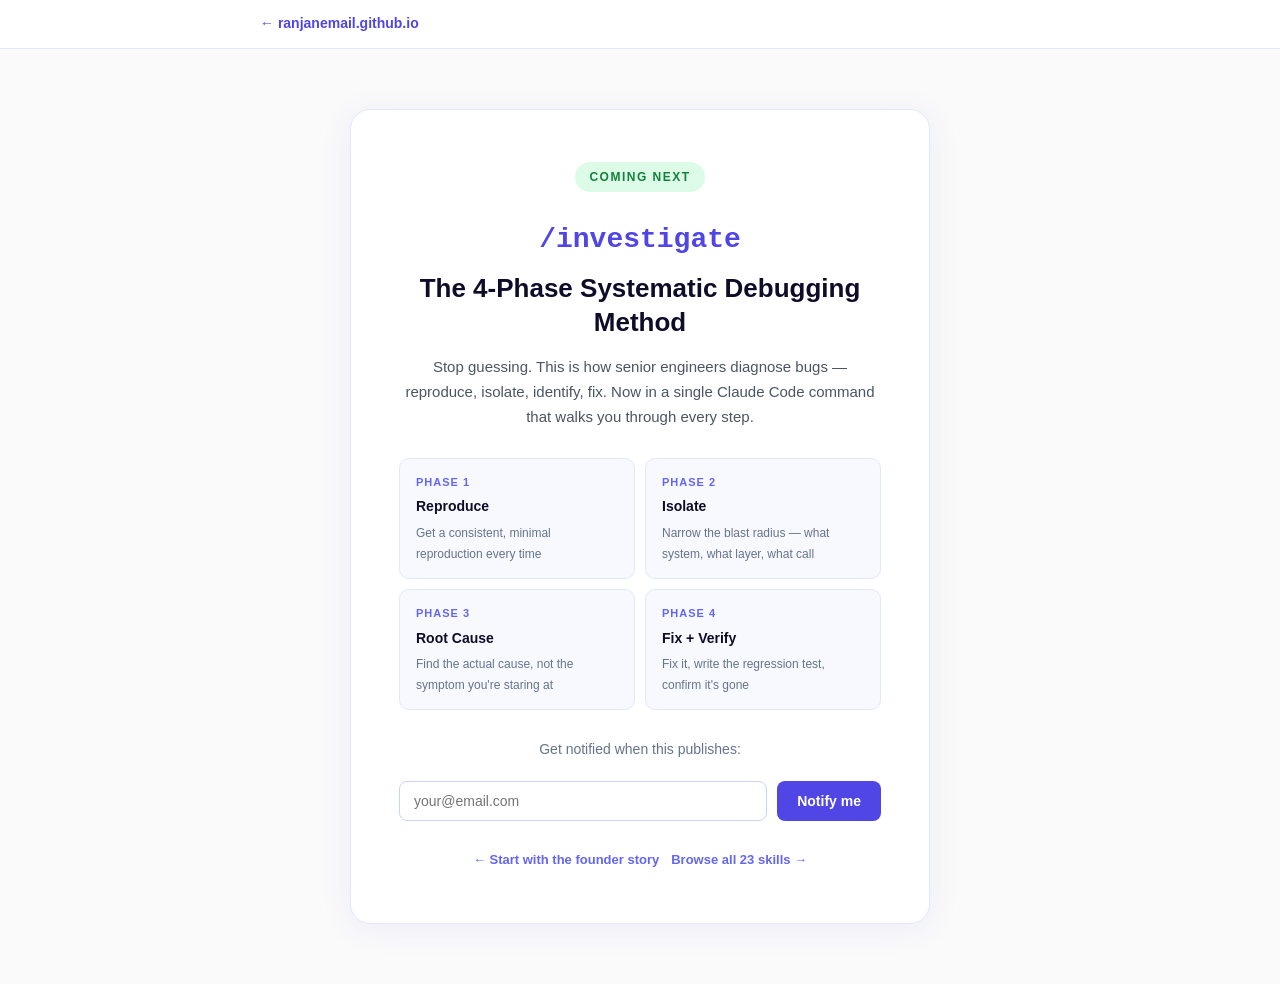
<file: investigate-tutorial/index.html>
<!DOCTYPE html>
<html lang="en">
<head>
  <meta charset="UTF-8" />
  <meta name="viewport" content="width=device-width, initial-scale=1.0" />
  <title>/investigate — The 4-Phase Systematic Debugging Method · Coming Soon</title>
  <style>
    *, *::before, *::after { box-sizing: border-box; margin: 0; padding: 0; }
    body { font-family: -apple-system, BlinkMacSystemFont, "Segoe UI", Roboto, sans-serif; font-size: 16px; line-height: 1.7; color: #1a1a2e; background: #fafafa; display: flex; flex-direction: column; min-height: 100vh; }
    a { color: #4f46e5; text-decoration: none; } a:hover { text-decoration: underline; }
    .nav-bar { background: #fff; border-bottom: 1px solid #e0e7ff; padding: 12px 24px; }
    .nav-inner { max-width: 760px; margin: 0 auto; display: flex; align-items: center; justify-content: space-between; }
    .nav-back { font-size: 14px; color: #4f46e5; font-weight: 600; }
    .main { flex: 1; display: flex; align-items: center; justify-content: center; padding: 60px 24px; }
    .card { background: #fff; border: 1px solid #e0e7ff; border-radius: 20px; padding: 52px 48px; max-width: 580px; width: 100%; text-align: center; box-shadow: 0 4px 32px rgba(79,70,229,0.08); }
    .badge { display: inline-block; background: #dcfce7; color: #15803d; font-size: 12px; font-weight: 700; letter-spacing: 1.5px; text-transform: uppercase; padding: 5px 14px; border-radius: 20px; margin-bottom: 24px; }
    h1 { font-size: 26px; font-weight: 800; color: #0f0c29; line-height: 1.3; margin-bottom: 16px; }
    .skill-code { font-family: "Menlo","Courier New",monospace; font-size: 28px; font-weight: 900; color: #4f46e5; display: block; margin-bottom: 8px; }
    p { font-size: 15px; color: #4b5563; margin-bottom: 20px; line-height: 1.65; }
    .phases { display: grid; grid-template-columns: 1fr 1fr; gap: 10px; margin: 28px 0; text-align: left; }
    .phase-card { background: #f8f9ff; border: 1px solid #e0e7ff; border-radius: 10px; padding: 14px 16px; }
    .phase-num { font-size: 11px; font-weight: 800; letter-spacing: 1px; text-transform: uppercase; color: #6366f1; margin-bottom: 4px; }
    .phase-name { font-size: 14px; font-weight: 700; color: #0f0c29; margin-bottom: 4px; }
    .phase-desc { font-size: 12px; color: #64748b; }
    .nl-form { display: flex; gap: 10px; margin-top: 8px; }
    .nl-input { flex: 1; padding: 11px 14px; border: 1px solid #c7d2fe; border-radius: 8px; font-size: 14px; color: #1a1a2e; background: #fff; }
    .nl-input:focus { outline: 2px solid #4f46e5; border-color: transparent; }
    .nl-btn { padding: 11px 20px; background: #4f46e5; color: #fff; border: none; border-radius: 8px; font-size: 14px; font-weight: 700; cursor: pointer; white-space: nowrap; }
    .nl-btn:hover { background: #4338ca; }
    .back-links { display: flex; gap: 12px; justify-content: center; margin-top: 28px; flex-wrap: wrap; }
    .back-link { font-size: 13px; color: #6366f1; font-weight: 600; }
    @media (max-width: 480px) { .phases { grid-template-columns: 1fr; } .card { padding: 36px 24px; } }
  </style>
</head>
<body>
  <div class="nav-bar">
    <div class="nav-inner">
      <a class="nav-back" href="/">← ranjanemail.github.io</a>
    </div>
  </div>
  <div class="main">
    <div class="card">
      <div class="badge">Coming Next</div>
      <span class="skill-code">/investigate</span>
      <h1>The 4-Phase Systematic Debugging Method</h1>
      <p>Stop guessing. This is how senior engineers diagnose bugs — reproduce, isolate, identify, fix. Now in a single Claude Code command that walks you through every step.</p>
      <div class="phases">
        <div class="phase-card">
          <div class="phase-num">Phase 1</div>
          <div class="phase-name">Reproduce</div>
          <div class="phase-desc">Get a consistent, minimal reproduction every time</div>
        </div>
        <div class="phase-card">
          <div class="phase-num">Phase 2</div>
          <div class="phase-name">Isolate</div>
          <div class="phase-desc">Narrow the blast radius — what system, what layer, what call</div>
        </div>
        <div class="phase-card">
          <div class="phase-num">Phase 3</div>
          <div class="phase-name">Root Cause</div>
          <div class="phase-desc">Find the actual cause, not the symptom you're staring at</div>
        </div>
        <div class="phase-card">
          <div class="phase-num">Phase 4</div>
          <div class="phase-name">Fix + Verify</div>
          <div class="phase-desc">Fix it, write the regression test, confirm it's gone</div>
        </div>
      </div>
      <p style="font-size:14px;color:#64748b;">Get notified when this publishes:</p>
      <form class="nl-form" action="https://formsubmit.co/ranjanemail@gmail.com" method="POST">
        <input type="hidden" name="_subject" value="Notify me: /investigate tutorial" />
        <input type="hidden" name="_next" value="https://ranjangithub.github.io/ranjanemail.github.io/investigate-tutorial/?subscribed=1" />
        <input type="hidden" name="_captcha" value="false" />
        <input class="nl-input" type="email" name="email" placeholder="your@email.com" required />
        <button class="nl-btn" type="submit">Notify me</button>
      </form>
      <div class="back-links">
        <a class="back-link" href="/gstack-founder-story/">← Start with the founder story</a>
        <a class="back-link" href="/gstack-skill-reference/">Browse all 23 skills →</a>
      </div>
    </div>
  </div>
</body>
</html>
</file>
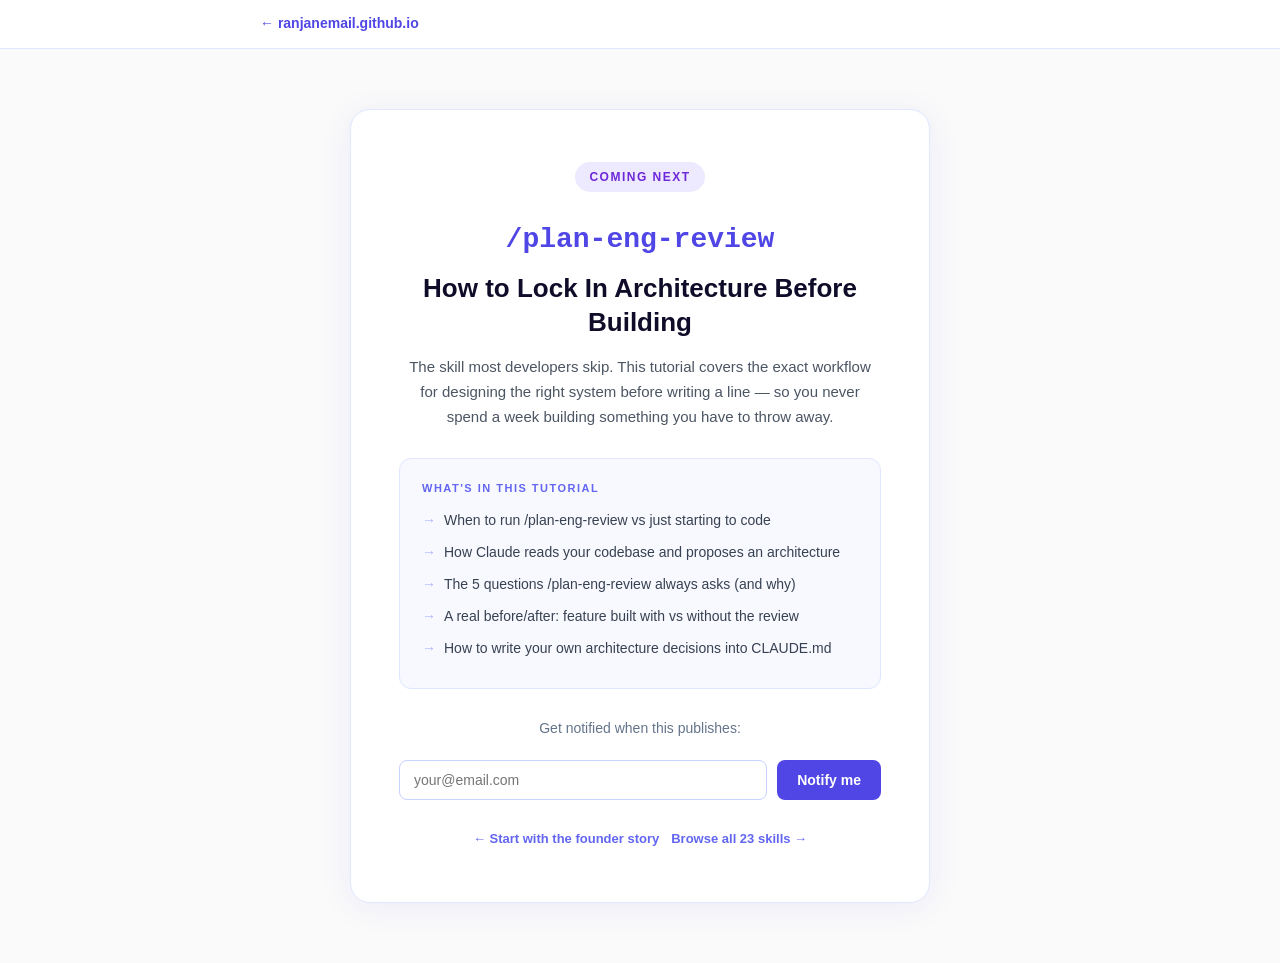
<file: plan-eng-review-tutorial/index.html>
<!DOCTYPE html>
<html lang="en">
<head>
  <meta charset="UTF-8" />
  <meta name="viewport" content="width=device-width, initial-scale=1.0" />
  <title>/plan-eng-review — How to Lock In Architecture Before Building · Coming Soon</title>
  <style>
    *, *::before, *::after { box-sizing: border-box; margin: 0; padding: 0; }
    body { font-family: -apple-system, BlinkMacSystemFont, "Segoe UI", Roboto, sans-serif; font-size: 16px; line-height: 1.7; color: #1a1a2e; background: #fafafa; display: flex; flex-direction: column; min-height: 100vh; }
    a { color: #4f46e5; text-decoration: none; } a:hover { text-decoration: underline; }
    .nav-bar { background: #fff; border-bottom: 1px solid #e0e7ff; padding: 12px 24px; }
    .nav-inner { max-width: 760px; margin: 0 auto; display: flex; align-items: center; justify-content: space-between; }
    .nav-back { font-size: 14px; color: #4f46e5; font-weight: 600; }
    .main { flex: 1; display: flex; align-items: center; justify-content: center; padding: 60px 24px; }
    .card { background: #fff; border: 1px solid #e0e7ff; border-radius: 20px; padding: 52px 48px; max-width: 580px; width: 100%; text-align: center; box-shadow: 0 4px 32px rgba(79,70,229,0.08); }
    .badge { display: inline-block; background: #ede9fe; color: #6d28d9; font-size: 12px; font-weight: 700; letter-spacing: 1.5px; text-transform: uppercase; padding: 5px 14px; border-radius: 20px; margin-bottom: 24px; }
    h1 { font-size: 26px; font-weight: 800; color: #0f0c29; line-height: 1.3; margin-bottom: 16px; }
    .skill-code { font-family: "Menlo","Courier New",monospace; font-size: 28px; font-weight: 900; color: #4f46e5; display: block; margin-bottom: 8px; }
    p { font-size: 15px; color: #4b5563; margin-bottom: 20px; line-height: 1.65; }
    .preview { background: #f8f9ff; border: 1px solid #e0e7ff; border-radius: 12px; padding: 20px 22px; text-align: left; margin: 28px 0; }
    .preview-label { font-size: 11px; font-weight: 800; letter-spacing: 1.5px; text-transform: uppercase; color: #6366f1; margin-bottom: 12px; }
    .preview-item { font-size: 14px; color: #374151; margin-bottom: 8px; display: flex; gap: 8px; align-items: flex-start; }
    .preview-item::before { content: "→"; color: #a5b4fc; flex-shrink: 0; }
    .nl-form { display: flex; gap: 10px; margin-top: 8px; }
    .nl-input { flex: 1; padding: 11px 14px; border: 1px solid #c7d2fe; border-radius: 8px; font-size: 14px; color: #1a1a2e; background: #fff; }
    .nl-input:focus { outline: 2px solid #4f46e5; border-color: transparent; }
    .nl-btn { padding: 11px 20px; background: #4f46e5; color: #fff; border: none; border-radius: 8px; font-size: 14px; font-weight: 700; cursor: pointer; white-space: nowrap; }
    .nl-btn:hover { background: #4338ca; }
    .back-links { display: flex; gap: 12px; justify-content: center; margin-top: 28px; flex-wrap: wrap; }
    .back-link { font-size: 13px; color: #6366f1; font-weight: 600; }
  </style>
</head>
<body>
  <div class="nav-bar">
    <div class="nav-inner">
      <a class="nav-back" href="/">← ranjanemail.github.io</a>
    </div>
  </div>
  <div class="main">
    <div class="card">
      <div class="badge">Coming Next</div>
      <span class="skill-code">/plan-eng-review</span>
      <h1>How to Lock In Architecture Before Building</h1>
      <p>The skill most developers skip. This tutorial covers the exact workflow for designing the right system before writing a line — so you never spend a week building something you have to throw away.</p>
      <div class="preview">
        <div class="preview-label">What's in this tutorial</div>
        <div class="preview-item">When to run /plan-eng-review vs just starting to code</div>
        <div class="preview-item">How Claude reads your codebase and proposes an architecture</div>
        <div class="preview-item">The 5 questions /plan-eng-review always asks (and why)</div>
        <div class="preview-item">A real before/after: feature built with vs without the review</div>
        <div class="preview-item">How to write your own architecture decisions into CLAUDE.md</div>
      </div>
      <p style="font-size:14px;color:#64748b;">Get notified when this publishes:</p>
      <form class="nl-form" action="https://formsubmit.co/ranjanemail@gmail.com" method="POST">
        <input type="hidden" name="_subject" value="Notify me: /plan-eng-review tutorial" />
        <input type="hidden" name="_next" value="https://ranjangithub.github.io/ranjanemail.github.io/plan-eng-review-tutorial/?subscribed=1" />
        <input type="hidden" name="_captcha" value="false" />
        <input class="nl-input" type="email" name="email" placeholder="your@email.com" required />
        <button class="nl-btn" type="submit">Notify me</button>
      </form>
      <div class="back-links">
        <a class="back-link" href="/gstack-founder-story/">← Start with the founder story</a>
        <a class="back-link" href="/gstack-skill-reference/">Browse all 23 skills →</a>
      </div>
    </div>
  </div>
</body>
</html>
</file>
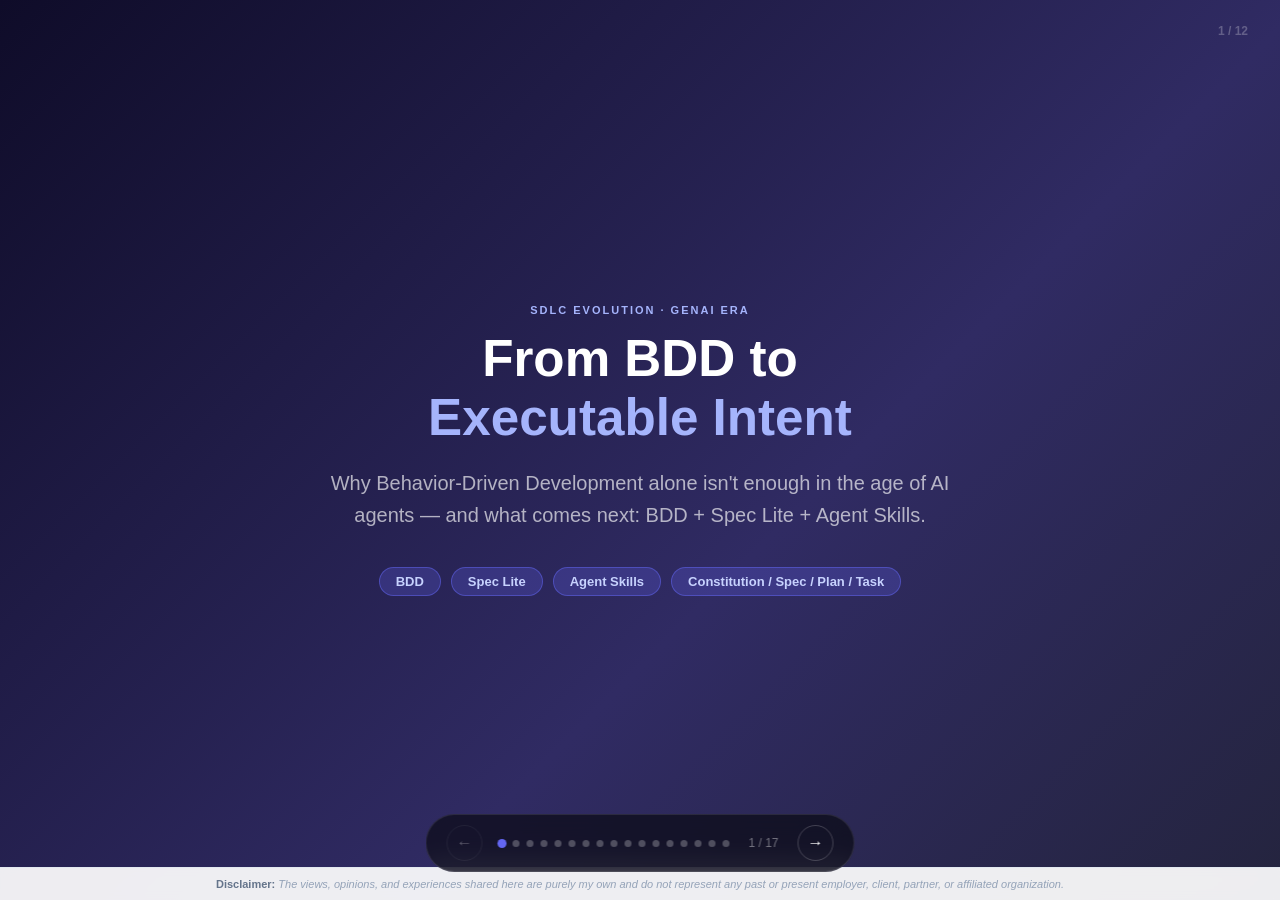
<file: sdlc-evolution/index.html>
<!DOCTYPE html>
<html lang="en">
<head>
  <meta charset="UTF-8" />
  <meta name="viewport" content="width=device-width, initial-scale=1.0" />
  <title>SDLC 2.0 — From BDD to Executable Intent</title>
  <style>
    *, *::before, *::after { box-sizing: border-box; margin: 0; padding: 0; }
    html, body { height: 100%; overflow: hidden; font-family: -apple-system, BlinkMacSystemFont, "Segoe UI", Roboto, sans-serif; background: #0a0a14; color: #fff; }

    /* ── Slide engine ──────────────────────────────── */
    .deck { width: 100vw; height: 100vh; position: relative; overflow: hidden; }
    .slide {
      position: absolute; inset: 0;
      display: flex; flex-direction: column;
      opacity: 0; transform: translateX(60px);
      transition: opacity 0.4s ease, transform 0.4s ease;
      pointer-events: none;
      overflow-y: auto;
    }
    .slide.active  { opacity: 1; transform: translateX(0);   pointer-events: all; }
    .slide.exit-left { opacity: 0; transform: translateX(-60px); pointer-events: none; }

    /* ── Nav ──────────────────────────────────────── */
    .nav {
      position: fixed; bottom: 28px; left: 50%; transform: translateX(-50%);
      display: flex; align-items: center; gap: 16px; z-index: 999;
      background: rgba(10,10,20,0.7); backdrop-filter: blur(12px);
      padding: 10px 20px; border-radius: 40px;
      border: 1px solid rgba(255,255,255,0.1);
    }
    .nav-btn {
      width: 36px; height: 36px; border-radius: 50%; border: 1px solid rgba(255,255,255,0.2);
      background: transparent; color: #fff; font-size: 16px; cursor: pointer;
      display: flex; align-items: center; justify-content: center;
      transition: background 0.2s;
    }
    .nav-btn:hover { background: rgba(79,70,229,0.4); }
    .nav-btn:disabled { opacity: 0.3; cursor: default; }
    .dots { display: flex; gap: 7px; }
    .dot {
      width: 7px; height: 7px; border-radius: 50%;
      background: rgba(255,255,255,0.25); cursor: pointer;
      transition: background 0.2s, transform 0.2s;
    }
    .dot.active { background: #6366f1; transform: scale(1.3); }
    .slide-counter { font-size: 12px; color: rgba(255,255,255,0.4); min-width: 36px; text-align: center; }

    /* ── Shared slide chrome ───────────────────────── */
    .slide-tag {
      font-size: 11px; font-weight: 700; letter-spacing: 2px; text-transform: uppercase;
      color: #a5b4fc; margin-bottom: 14px; display: block;
    }
    .slide-num {
      position: absolute; top: 24px; right: 32px;
      font-size: 12px; color: rgba(255,255,255,0.25); font-weight: 600;
    }

    /* ── Slide types ──────────────────────────────── */

    /* HERO dark */
    .s-hero {
      background: linear-gradient(135deg, #0f0c29 0%, #302b63 60%, #24243e 100%);
      justify-content: center; align-items: center; text-align: center; padding: 60px 48px;
    }
    .s-hero h1 { font-size: clamp(28px, 4vw, 52px); font-weight: 900; line-height: 1.15; max-width: 900px; margin: 0 auto 20px; }
    .s-hero .sub { font-size: clamp(14px, 1.8vw, 20px); color: rgba(255,255,255,0.65); max-width: 640px; margin: 0 auto 36px; line-height: 1.6; }
    .hero-chips { display: flex; gap: 10px; justify-content: center; flex-wrap: wrap; }
    .chip { background: rgba(99,102,241,0.25); border: 1px solid rgba(99,102,241,0.5); color: #c7d2fe; font-size: 13px; font-weight: 600; padding: 6px 16px; border-radius: 20px; }

    /* CONTENT light */
    .s-content { background: #f8f9ff; color: #1a1a2e; padding: 52px 64px 100px; }
    .s-content h2 { font-size: clamp(22px, 3vw, 36px); font-weight: 800; margin-bottom: 10px; color: #0f0c29; }
    .s-content .deck-sub { font-size: 16px; color: #64748b; margin-bottom: 36px; }
    .s-content .slide-tag { color: #6366f1; }
    .s-content .slide-num { color: rgba(0,0,0,0.2); }

    /* DARK content */
    .s-dark { background: #12111f; color: #fff; padding: 52px 64px 100px; }
    .s-dark h2 { font-size: clamp(22px, 3vw, 36px); font-weight: 800; margin-bottom: 10px; }
    .s-dark .deck-sub { font-size: 16px; color: rgba(255,255,255,0.55); margin-bottom: 36px; }

    /* SPLIT slide */
    .s-split { background: #12111f; color: #fff; padding: 52px 64px 100px; }
    .s-split h2 { font-size: clamp(22px, 3vw, 36px); font-weight: 800; margin-bottom: 10px; }
    .s-split .deck-sub { font-size: 16px; color: rgba(255,255,255,0.55); margin-bottom: 36px; }

    /* ── Component styles ─────────────────────────── */

    /* Pain card */
    .pain-grid { display: grid; grid-template-columns: 1fr 1fr; gap: 16px; }
    .pain-card { border-radius: 14px; padding: 24px; }
    .pain-card.red { background: #1c0a0a; border: 1px solid #7f1d1d; }
    .pain-card.amber { background: #1c1200; border: 1px solid #78350f; }
    .pain-card h3 { font-size: 15px; font-weight: 700; margin-bottom: 12px; }
    .pain-card.red h3 { color: #fca5a5; }
    .pain-card.amber h3 { color: #fcd34d; }
    .pain-item { font-size: 14px; color: rgba(255,255,255,0.7); margin-bottom: 8px; display: flex; gap: 8px; }
    .pain-item::before { content: "→"; flex-shrink: 0; }
    .pain-card.red .pain-item::before { color: #ef4444; }
    .pain-card.amber .pain-item::before { color: #f59e0b; }

    /* Gap diagram */
    .gap-diagram { display: flex; align-items: stretch; gap: 0; margin: 24px 0; border-radius: 14px; overflow: hidden; }
    .gap-col { flex: 1; padding: 24px 20px; display: flex; flex-direction: column; align-items: center; text-align: center; gap: 10px; }
    .gap-col.bdd { background: #1e1b4b; border: 1px solid #4338ca; }
    .gap-col.gap { background: #2d1010; border-top: 1px solid #7f1d1d; border-bottom: 1px solid #7f1d1d; flex: 0.7; justify-content: center; }
    .gap-col.code { background: #0f2e1a; border: 1px solid #166534; }
    .gap-icon { font-size: 32px; }
    .gap-label { font-size: 13px; font-weight: 700; text-transform: uppercase; letter-spacing: 1px; }
    .gap-col.bdd .gap-label { color: #a5b4fc; }
    .gap-col.gap .gap-label { color: #fca5a5; }
    .gap-col.code .gap-label { color: #86efac; }
    .gap-items { font-size: 12px; color: rgba(255,255,255,0.6); line-height: 1.8; }
    .gap-arrow { font-size: 28px; color: rgba(255,255,255,0.2); display: flex; align-items: center; padding: 0 4px; }

    /* Promise vs Reality */
    .pvr { display: grid; grid-template-columns: 1fr 1fr; gap: 20px; }
    .pvr-col { border-radius: 14px; padding: 28px 24px; }
    .pvr-col.promise { background: #0d1f2d; border: 1px solid #1e4976; }
    .pvr-col.reality { background: #1c0f2e; border: 1px solid #581c87; }
    .pvr-label { font-size: 11px; font-weight: 800; letter-spacing: 2px; text-transform: uppercase; margin-bottom: 16px; }
    .pvr-col.promise .pvr-label { color: #7dd3fc; }
    .pvr-col.reality .pvr-label { color: #c084fc; }
    .pvr-quote { font-size: 18px; font-style: italic; font-weight: 600; margin-bottom: 16px; line-height: 1.4; }
    .pvr-col.promise .pvr-quote { color: #bae6fd; }
    .pvr-col.reality .pvr-quote { color: #e9d5ff; }
    .pvr-item { font-size: 13px; color: rgba(255,255,255,0.65); margin-bottom: 8px; display: flex; gap: 8px; }

    /* Stat callout */
    .stat-row { display: flex; gap: 16px; margin: 24px 0; }
    .stat-box { flex: 1; border-radius: 14px; padding: 22px 20px; text-align: center; }
    .stat-box.bad  { background: #1c0a0a; border: 1px solid #7f1d1d; }
    .stat-box.good { background: #0a1c10; border: 1px solid #166534; }
    .stat-box.neutral { background: #1a1a2e; border: 1px solid #312e81; }
    .stat-num { font-size: 38px; font-weight: 900; line-height: 1; margin-bottom: 6px; }
    .stat-box.bad  .stat-num { color: #fca5a5; }
    .stat-box.good .stat-num { color: #86efac; }
    .stat-box.neutral .stat-num { color: #a5b4fc; }
    .stat-label { font-size: 13px; color: rgba(255,255,255,0.6); line-height: 1.4; }

    /* Constitution stack */
    .stack { display: flex; flex-direction: column; gap: 10px; margin: 24px 0; }
    .stack-layer {
      border-radius: 12px; padding: 18px 24px;
      display: grid; grid-template-columns: 48px 160px 1fr;
      align-items: center; gap: 16px;
    }
    .stack-layer.constitution { background: #1e1b4b; border: 2px solid #4338ca; }
    .stack-layer.spec         { background: #0f2e1a; border: 2px solid #166534; }
    .stack-layer.plan         { background: #1c1200; border: 2px solid #78350f; }
    .stack-layer.task         { background: #1c0a0a; border: 2px solid #7f1d1d; }
    .stack-icon { font-size: 28px; text-align: center; }
    .stack-name { font-weight: 800; font-size: 16px; }
    .stack-layer.constitution .stack-name { color: #a5b4fc; }
    .stack-layer.spec         .stack-name { color: #86efac; }
    .stack-layer.plan         .stack-name { color: #fcd34d; }
    .stack-layer.task         .stack-name { color: #fca5a5; }
    .stack-desc { font-size: 13px; color: rgba(255,255,255,0.65); line-height: 1.55; }
    .stack-tag  { font-size: 11px; font-weight: 700; letter-spacing: 1px; text-transform: uppercase; display: block; margin-bottom: 4px; }
    .stack-layer.constitution .stack-tag { color: #818cf8; }
    .stack-layer.spec         .stack-tag { color: #4ade80; }
    .stack-layer.plan         .stack-tag { color: #f59e0b; }
    .stack-layer.task         .stack-tag { color: #f87171; }

    /* Workflow diagram */
    .flow { display: flex; align-items: flex-start; gap: 0; margin: 24px 0; overflow-x: auto; }
    .flow-node { display: flex; flex-direction: column; align-items: center; gap: 8px; min-width: 110px; }
    .flow-box {
      width: 90px; height: 90px; border-radius: 16px;
      display: flex; flex-direction: column; align-items: center; justify-content: center;
      gap: 4px; text-align: center; font-size: 22px;
    }
    .flow-box.product      { background: #1e1b4b; border: 2px solid #4338ca; }
    .flow-box.spec-lite    { background: #1c1200; border: 2px solid #d97706; }
    .flow-box.constitution { background: #12111f; border: 2px solid #6366f1; }
    .flow-box.agent        { background: #0f2e1a; border: 2px solid #16a34a; }
    .flow-box.output       { background: #0d1f2d; border: 2px solid #0284c7; }
    .flow-node-label { font-size: 11px; font-weight: 700; text-align: center; line-height: 1.3; color: rgba(255,255,255,0.7); max-width: 90px; }
    .flow-node-sub   { font-size: 10px; color: rgba(255,255,255,0.4); text-align: center; max-width: 90px; line-height: 1.3; }
    .flow-arrow { font-size: 22px; color: rgba(255,255,255,0.2); display: flex; align-items: center; padding: 0 4px; margin-top: -44px; }

    /* Before/After table */
    .ba-table { width: 100%; border-collapse: collapse; margin: 20px 0; font-size: 14px; border-radius: 12px; overflow: hidden; }
    .ba-table th { padding: 12px 16px; text-align: left; font-size: 11px; letter-spacing: 1px; text-transform: uppercase; }
    .ba-table th.col-what { background: #1a1a2e; color: #94a3b8; }
    .ba-table th.col-before { background: #1c0a0a; color: #fca5a5; }
    .ba-table th.col-after  { background: #0a1c10; color: #86efac; }
    .ba-table td { padding: 13px 16px; border-bottom: 1px solid rgba(255,255,255,0.06); }
    .ba-table td.col-what { background: #12111f; color: rgba(255,255,255,0.6); font-weight: 600; }
    .ba-table td.col-before { background: #150808; color: #fca5a5; }
    .ba-table td.col-after  { background: #081510; color: #86efac; }
    .ba-table tr:last-child td { border-bottom: none; }

    /* Role clarity */
    .roles { display: grid; grid-template-columns: 1fr 1fr 1fr; gap: 14px; margin: 24px 0; }
    .role-card { border-radius: 12px; padding: 20px 18px; }
    .role-card.product { background: #1e1b4b; border: 1px solid #4338ca; }
    .role-card.ba      { background: #1c1200; border: 1px solid #78350f; }
    .role-card.dev     { background: #0f2e1a; border: 1px solid #166534; }
    .role-icon  { font-size: 28px; margin-bottom: 10px; }
    .role-name  { font-size: 13px; font-weight: 800; letter-spacing: 1px; text-transform: uppercase; margin-bottom: 10px; }
    .role-card.product .role-name { color: #a5b4fc; }
    .role-card.ba      .role-name { color: #fcd34d; }
    .role-card.dev     .role-name { color: #86efac; }
    .role-item { font-size: 13px; color: rgba(255,255,255,0.65); margin-bottom: 6px; display: flex; gap: 6px; }
    .role-item::before { content: "·"; flex-shrink: 0; font-weight: 900; }

    /* Roadmap */
    .roadmap { display: flex; flex-direction: column; gap: 12px; margin: 20px 0; }
    .rm-row { display: grid; grid-template-columns: 100px 1fr; gap: 16px; align-items: start; }
    .rm-phase { background: #1a1a2e; border-radius: 8px; padding: 8px 12px; text-align: center; }
    .rm-phase-num { font-size: 11px; font-weight: 800; letter-spacing: 1px; text-transform: uppercase; color: #a5b4fc; }
    .rm-phase-time { font-size: 12px; color: rgba(255,255,255,0.5); }
    .rm-content { background: #12111f; border: 1px solid rgba(255,255,255,0.07); border-radius: 10px; padding: 14px 18px; }
    .rm-title { font-size: 15px; font-weight: 700; color: #e2e8f0; margin-bottom: 6px; }
    .rm-items { font-size: 13px; color: rgba(255,255,255,0.6); line-height: 1.7; }

    /* Key insight callout */
    .insight { background: #1e1b4b; border: 1px solid #4338ca; border-left: 4px solid #6366f1; border-radius: 12px; padding: 20px 22px; margin: 20px 0; font-size: 15px; color: #c7d2fe; line-height: 1.65; }
    .insight strong { color: #fff; }

    /* Comparison pills */
    .compare-pills { display: flex; gap: 20px; margin: 20px 0; flex-wrap: wrap; }
    .pill-group { flex: 1; min-width: 200px; }
    .pill-label { font-size: 11px; font-weight: 800; letter-spacing: 1.5px; text-transform: uppercase; margin-bottom: 10px; }
    .pill-label.old { color: #f87171; }
    .pill-label.new { color: #4ade80; }
    .pill { border-radius: 8px; padding: 10px 14px; margin-bottom: 8px; font-size: 13px; line-height: 1.4; }
    .pill.old { background: #1c0a0a; border: 1px solid #7f1d1d; color: rgba(255,255,255,0.7); }
    .pill.new { background: #0a1c10; border: 1px solid #166534; color: rgba(255,255,255,0.7); }

    /* Final CTA */
    .s-cta { background: linear-gradient(135deg, #0f0c29 0%, #1a1640 60%, #0d1f2d 100%); justify-content: center; align-items: center; text-align: center; padding: 60px 48px; }
    .s-cta h2 { font-size: clamp(26px, 4vw, 46px); font-weight: 900; line-height: 1.2; max-width: 760px; margin: 0 auto 20px; }
    .s-cta .sub { font-size: 18px; color: rgba(255,255,255,0.6); max-width: 580px; margin: 0 auto 36px; line-height: 1.6; }
    .cta-boxes { display: flex; gap: 16px; justify-content: center; flex-wrap: wrap; margin-top: 16px; }
    .cta-box { background: rgba(99,102,241,0.15); border: 1px solid rgba(99,102,241,0.4); border-radius: 14px; padding: 20px 24px; max-width: 220px; text-align: left; }
    .cta-box-num { font-size: 28px; font-weight: 900; color: #6366f1; margin-bottom: 6px; }
    .cta-box-title { font-size: 14px; font-weight: 700; color: #e2e8f0; margin-bottom: 6px; }
    .cta-box-desc { font-size: 12px; color: rgba(255,255,255,0.5); line-height: 1.5; }

    @media (max-width: 700px) {
      .s-content, .s-dark, .s-split { padding: 32px 24px 100px; }
      .pain-grid, .pvr, .roles { grid-template-columns: 1fr; }
      .stack-layer { grid-template-columns: 40px 1fr; }
      .stack-desc { display: none; }
      .flow { gap: 0; }
      .flow-box { width: 70px; height: 70px; font-size: 18px; }
    }
  </style>
</head>
<body>

<div class="deck" id="deck">

  <!-- ── SLIDE 1: TITLE ──────────────────────────── -->
  <div class="slide s-hero active" id="slide-1">
    <div class="slide-num">1 / 12</div>
    <span class="slide-tag">SDLC Evolution · GenAI Era</span>
    <h1>From BDD to<br/><span style="color:#a5b4fc;">Executable Intent</span></h1>
    <p class="sub">Why Behavior-Driven Development alone isn't enough in the age of AI agents — and what comes next: BDD + Spec Lite + Agent Skills.</p>
    <div class="hero-chips">
      <span class="chip">BDD</span>
      <span class="chip">Spec Lite</span>
      <span class="chip">Agent Skills</span>
      <span class="chip">Constitution / Spec / Plan / Task</span>
    </div>
  </div>

  <!-- ── SLIDE 2: THE PROMISE vs REALITY ─────────── -->
  <div class="slide s-split" id="slide-2">
    <div class="slide-num">2 / 12</div>
    <span class="slide-tag">The Problem</span>
    <h2>Leadership's belief vs developer's reality</h2>
    <p class="deck-sub">GenAI created a new expectation. The gap between that expectation and what's actually happening is where the frustration lives.</p>
    <div class="pvr">
      <div class="pvr-col promise">
        <div class="pvr-label">Leadership believes</div>
        <div class="pvr-quote">"We have AI. Requirements go in, code comes out."</div>
        <div class="pvr-item"><span>Requirement → automated code generation</span></div>
        <div class="pvr-item"><span>Developers are 10× more productive</span></div>
        <div class="pvr-item"><span>BDD + Copilot = done</span></div>
        <div class="pvr-item"><span>Quality is consistent and reviewable</span></div>
      </div>
      <div class="pvr-col reality">
        <div class="pvr-label">Developer's reality</div>
        <div class="pvr-quote">"I spend 2 hours prompting to write 3 hours of code."</div>
        <div class="pvr-item"><span>Gherkin scenarios are ambiguous — agent guesses</span></div>
        <div class="pvr-item"><span>No coding standards = agent uses its training defaults</span></div>
        <div class="pvr-item"><span>Same requirement → different code every time</span></div>
        <div class="pvr-item"><span>Product says "I gave you everything." Dev says "It wasn't enough."</span></div>
      </div>
    </div>
    <div class="insight">
      <strong>The core tension:</strong> Product believes BDD covers the requirement. Development discovers BDD covers the behavior, not the implementation contract. The agent falls into the same gap that junior developers always did — but without the ability to ask for clarification.
    </div>
  </div>

  <!-- ── SLIDE 3: THE BDD GAP ─────────────────────── -->
  <div class="slide s-dark" id="slide-3">
    <div class="slide-num">3 / 12</div>
    <span class="slide-tag">Root Cause</span>
    <h2>BDD answers "what." It doesn't answer "how precisely."</h2>
    <p class="deck-sub">This gap was always there. Humans filled it with judgment. Agents fill it with randomness.</p>
    <div class="gap-diagram">
      <div class="gap-col bdd">
        <div class="gap-icon">📋</div>
        <div class="gap-label">BDD Scenario</div>
        <div class="gap-items">Given a logged-in user<br/>When they submit a form<br/>Then they see a success message</div>
      </div>
      <div class="gap-arrow">→</div>
      <div class="gap-col gap">
        <div class="gap-icon">❓</div>
        <div class="gap-label" style="color:#fca5a5;">The Gap</div>
        <div class="gap-items" style="color:rgba(255,255,255,0.5);">Which validation?<br/>Which pattern?<br/>Error handling?<br/>API contract?<br/>State management?<br/>Naming convention?</div>
      </div>
      <div class="gap-arrow">→</div>
      <div class="gap-col code">
        <div class="gap-icon">💻</div>
        <div class="gap-label">Code</div>
        <div class="gap-items">Each dev: different interpretation<br/>Each agent: different defaults<br/>Each PR: different patterns<br/><br/>No two features look the same</div>
      </div>
    </div>
    <div class="compare-pills">
      <div class="pill-group">
        <div class="pill-label old">What BDD gives you</div>
        <div class="pill old">User-facing behavior descriptions (Gherkin)</div>
        <div class="pill old">Test scenarios for acceptance testing</div>
        <div class="pill old">Shared language between product and dev</div>
      </div>
      <div class="pill-group">
        <div class="pill-label old">What BDD does NOT give you</div>
        <div class="pill old">Coding standards and design patterns</div>
        <div class="pill old">Error handling and edge case contracts</div>
        <div class="pill old">Architecture decisions and data models</div>
        <div class="pill old">Agent instructions for consistent execution</div>
      </div>
    </div>
  </div>

  <!-- ── SLIDE 4: THE FRUSTRATION NUMBERS ─────────── -->
  <div class="slide s-dark" id="slide-4">
    <div class="slide-num">4 / 12</div>
    <span class="slide-tag">The Cost</span>
    <h2>The interpretation tax your team pays every sprint</h2>
    <p class="deck-sub">The waste isn't in writing code. It's in figuring out what code to write — and redoing it when the interpretation was wrong.</p>
    <div class="stat-row">
      <div class="stat-box bad">
        <div class="stat-num">2h</div>
        <div class="stat-label">Prompting/chatting to produce 3 hours worth of code</div>
      </div>
      <div class="stat-box bad">
        <div class="stat-num">40%</div>
        <div class="stat-label">Of PRs require rework due to inconsistent patterns or missed requirements</div>
      </div>
      <div class="stat-box bad">
        <div class="stat-num">6×</div>
        <div class="stat-label">Different implementations of the "same" feature across six developers</div>
      </div>
    </div>
    <div class="pain-grid">
      <div class="pain-card red">
        <h3>Developer frustration</h3>
        <div class="pain-item">Requirements look complete but aren't — missing edge cases, no error contracts</div>
        <div class="pain-item">Agent picks random patterns from training — not our standards</div>
        <div class="pain-item">No way to tell the agent "follow our architecture" without re-explaining every time</div>
        <div class="pain-item">Every feature review becomes a style negotiation</div>
      </div>
      <div class="pain-card amber">
        <h3>Product frustration</h3>
        <div class="pain-item">"I wrote the Gherkin — what else do you need?"</div>
        <div class="pain-item">Requirements are returned as "ambiguous" — but product can't see why</div>
        <div class="pain-item">Same scenario produces different results each sprint</div>
        <div class="pain-item">Can't predict delivery time — dev estimation varies wildly</div>
      </div>
    </div>
  </div>

  <!-- ── SLIDE 5: THE INSIGHT ──────────────────────── -->
  <div class="slide s-hero" id="slide-5">
    <div class="slide-num">5 / 12</div>
    <span class="slide-tag">The Shift</span>
    <h1>The agent isn't the problem.<br/><span style="color:#fcd34d;">The missing spec is.</span></h1>
    <p class="sub">GitHub Copilot and Claude Code are capable. But they're executing against incomplete intent. An agent without a constitution is a skilled contractor who showed up without blueprints.</p>
    <div class="hero-chips">
      <span class="chip" style="background:rgba(251,191,36,0.2);border-color:rgba(251,191,36,0.5);color:#fde68a;">BDD gives behavior</span>
      <span class="chip" style="background:rgba(251,191,36,0.2);border-color:rgba(251,191,36,0.5);color:#fde68a;">Spec Lite gives executable intent</span>
      <span class="chip" style="background:rgba(251,191,36,0.2);border-color:rgba(251,191,36,0.5);color:#fde68a;">Skills give consistent execution</span>
    </div>
  </div>

  <!-- ── SLIDE 6: THE PROPOSAL ─────────────────────── -->
  <div class="slide s-content" id="slide-6">
    <div class="slide-num">6 / 12</div>
    <span class="slide-tag">The Proposal</span>
    <h2>BDD + Spec Lite + Agent Skills</h2>
    <p class="deck-sub">Three layers that work together. Each one solves a different part of the problem. None of them alone is enough.</p>
    <div class="stack">
      <div class="stack-layer constitution">
        <div class="stack-icon">⚖️</div>
        <div>
          <span class="stack-tag">Layer 1 — Once per project</span>
          <div class="stack-name">Constitution</div>
        </div>
        <div class="stack-desc">Coding standards, design patterns, naming conventions, architecture principles. The rules that apply to every feature, every sprint. Written once, referenced always. Stored in CLAUDE.md or equivalent agent config.</div>
      </div>
      <div class="stack-layer spec">
        <div class="stack-icon">📐</div>
        <div>
          <span class="stack-tag">Layer 2 — Once per feature</span>
          <div class="stack-name">Spec (derived from BDD)</div>
        </div>
        <div class="stack-desc">Gherkin scenarios expanded into executable intent. Fills the BDD gap: error states, edge cases, data models, API contracts, acceptance criteria precise enough for an agent to execute without interpretation.</div>
      </div>
      <div class="stack-layer plan">
        <div class="stack-icon">🗺️</div>
        <div>
          <span class="stack-tag">Layer 3 — Once per sprint</span>
          <div class="stack-name">Plan</div>
        </div>
        <div class="stack-desc">Engineering breakdown of the spec. Architecture decisions, dependencies, sequence. How the spec becomes implementable work — the bridge between intent and execution.</div>
      </div>
      <div class="stack-layer task">
        <div class="stack-icon">✅</div>
        <div>
          <span class="stack-tag">Layer 4 — Atomic units</span>
          <div class="stack-name">Tasks</div>
        </div>
        <div class="stack-desc">Specific, executable, independently verifiable work units. Each task is precise enough that the agent executes it consistently — no interpretation, no defaults, no guessing.</div>
      </div>
    </div>
  </div>

  <!-- ── SLIDE 7: HOW IT WORKS ─────────────────────── -->
  <div class="slide s-dark" id="slide-7">
    <div class="slide-num">7 / 12</div>
    <span class="slide-tag">The Workflow</span>
    <h2>From behavior to functional code — without the gap</h2>
    <p class="deck-sub">The Spec Lite process is the bridge. It converts BDD scenarios into a Constitution-aligned, agent-executable specification.</p>
    <div class="flow">
      <div class="flow-node">
        <div class="flow-box product">📋<div style="font-size:10px;color:#a5b4fc;margin-top:2px;">BDD</div></div>
        <div class="flow-node-label">Product writes Gherkin</div>
        <div class="flow-node-sub">Given/When/Then scenarios</div>
      </div>
      <div class="flow-arrow">→</div>
      <div class="flow-node">
        <div class="flow-box spec-lite">🔄<div style="font-size:10px;color:#fcd34d;margin-top:2px;">Spec Lite</div></div>
        <div class="flow-node-label">BA + Dev run Spec Lite</div>
        <div class="flow-node-sub">Fill the gaps, write contracts</div>
      </div>
      <div class="flow-arrow">→</div>
      <div class="flow-node">
        <div class="flow-box constitution">⚖️<div style="font-size:10px;color:#a5b4fc;margin-top:2px;">Spec</div></div>
        <div class="flow-node-label">Spec + Constitution</div>
        <div class="flow-node-sub">Full executable intent with project standards</div>
      </div>
      <div class="flow-arrow">→</div>
      <div class="flow-node">
        <div class="flow-box agent">🤖<div style="font-size:10px;color:#86efac;margin-top:2px;">Skills</div></div>
        <div class="flow-node-label">Agent executes with Skills</div>
        <div class="flow-node-sub">Consistent, reviewable, testable output</div>
      </div>
      <div class="flow-arrow">→</div>
      <div class="flow-node">
        <div class="flow-box output">✅<div style="font-size:10px;color:#7dd3fc;margin-top:2px;">Code</div></div>
        <div class="flow-node-label">Functional, traceable code</div>
        <div class="flow-node-sub">Every line traces to a behavior</div>
      </div>
    </div>
    <div class="insight" style="margin-top:20px;">
      <strong>The key step:</strong> "BA + Dev run Spec Lite" is a structured 30-minute session per feature. Product isn't excluded — they review the output. But the translation from behavior to executable intent requires someone who understands both sides. That's the skill BDD assumed existed but never formalized.
    </div>
  </div>

  <!-- ── SLIDE 8: WHAT THE CONSTITUTION CONTAINS ───── -->
  <div class="slide s-content" id="slide-8">
    <div class="slide-num">8 / 12</div>
    <span class="slide-tag">The Constitution</span>
    <h2>What goes in the Constitution — and why it changes everything</h2>
    <p class="deck-sub">The Constitution is written once per project. It gives every agent run the same foundation your senior developer would bring from memory.</p>
    <div style="display:grid;grid-template-columns:1fr 1fr;gap:16px;">
      <div style="background:#f0f0ff;border:1px solid #c7d2fe;border-radius:12px;padding:20px;">
        <div style="font-size:12px;font-weight:800;letter-spacing:1px;text-transform:uppercase;color:#4f46e5;margin-bottom:12px;">Coding Standards</div>
        <div style="font-size:13px;color:#374151;line-height:1.8;">
          · Naming conventions (PascalCase, snake_case, etc.)<br/>
          · File structure and module boundaries<br/>
          · Import ordering and style rules<br/>
          · Comment and documentation standards<br/>
          · Error handling patterns (throw vs return)
        </div>
      </div>
      <div style="background:#f0fdf4;border:1px solid #bbf7d0;border-radius:12px;padding:20px;">
        <div style="font-size:12px;font-weight:800;letter-spacing:1px;text-transform:uppercase;color:#15803d;margin-bottom:12px;">Design Patterns</div>
        <div style="font-size:13px;color:#374151;line-height:1.8;">
          · Which patterns to use for which problems<br/>
          · Repository pattern for data access<br/>
          · Service layer boundaries<br/>
          · State management approach<br/>
          · Event-driven vs request-response
        </div>
      </div>
      <div style="background:#fff7ed;border:1px solid #fed7aa;border-radius:12px;padding:20px;">
        <div style="font-size:12px;font-weight:800;letter-spacing:1px;text-transform:uppercase;color:#c2410c;margin-bottom:12px;">Architecture Rules</div>
        <div style="font-size:13px;color:#374151;line-height:1.8;">
          · Layer boundaries (what can call what)<br/>
          · Dependency directions<br/>
          · API contract standards<br/>
          · Security and auth patterns<br/>
          · Performance constraints
        </div>
      </div>
      <div style="background:#f5f3ff;border:1px solid #ddd6fe;border-radius:12px;padding:20px;">
        <div style="font-size:12px;font-weight:800;letter-spacing:1px;text-transform:uppercase;color:#6d28d9;margin-bottom:12px;">Agent Instructions</div>
        <div style="font-size:13px;color:#374151;line-height:1.8;">
          · When to stop and ask vs proceed<br/>
          · How to signal uncertainty<br/>
          · Test coverage requirements<br/>
          · Definition of "done" for this project<br/>
          · Which skills to invoke when
        </div>
      </div>
    </div>
    <div style="background:#f0f0ff;border-left:4px solid #4f46e5;border-radius:8px;padding:16px 20px;margin-top:16px;font-size:14px;color:#1e1b4b;">
      <strong>Without a Constitution:</strong> the agent makes these decisions itself, based on its training data — which reflects all code ever written, not your team's standards. Every run is a lottery.
    </div>
  </div>

  <!-- ── SLIDE 9: BEFORE / AFTER ───────────────────── -->
  <div class="slide s-dark" id="slide-9">
    <div class="slide-num">9 / 12</div>
    <span class="slide-tag">The Difference</span>
    <h2>The same team. The same agent. Very different results.</h2>
    <p class="deck-sub">BDD + Spec Lite doesn't change your tools. It changes what the agent has to work with.</p>
    <table class="ba-table">
      <thead>
        <tr>
          <th class="col-what">Dimension</th>
          <th class="col-before">BDD alone (today)</th>
          <th class="col-after">BDD + Spec Lite + Skills</th>
        </tr>
      </thead>
      <tbody>
        <tr>
          <td class="col-what">Input to agent</td>
          <td class="col-before">Gherkin scenario + prompt</td>
          <td class="col-after">Spec + Constitution + Task + Skills</td>
        </tr>
        <tr>
          <td class="col-what">Coding standards</td>
          <td class="col-before">Agent defaults (training data)</td>
          <td class="col-after">Your Constitution, always</td>
        </tr>
        <tr>
          <td class="col-what">Design patterns</td>
          <td class="col-before">Developer's judgment per PR</td>
          <td class="col-after">Defined in Spec, enforced by Skills</td>
        </tr>
        <tr>
          <td class="col-what">Requirements clarity</td>
          <td class="col-before">Per-developer interpretation</td>
          <td class="col-after">Spec-reviewed before agent runs</td>
        </tr>
        <tr>
          <td class="col-what">Time: feature start to PR</td>
          <td class="col-before">2h prompting → 3h code</td>
          <td class="col-after">30min spec → 45min execution</td>
        </tr>
        <tr>
          <td class="col-what">Rework rate</td>
          <td class="col-before">~40% of PRs need rework</td>
          <td class="col-after">PR review is acceptance test, not style debate</td>
        </tr>
        <tr>
          <td class="col-what">Traceability</td>
          <td class="col-before">Code → maybe linked to story</td>
          <td class="col-after">Every task → spec → behavior → business value</td>
        </tr>
      </tbody>
    </table>
  </div>

  <!-- ── SLIDE 10: ROLES ───────────────────────────── -->
  <div class="slide s-content" id="slide-10">
    <div class="slide-num">10 / 12</div>
    <span class="slide-tag">Who Does What</span>
    <h2>Roles don't change. Artifacts do.</h2>
    <p class="deck-sub">BDD + Spec Lite doesn't reorganize the team. It formalizes what was always being done informally — and gives it a home.</p>
    <div class="roles">
      <div class="role-card product">
        <div class="role-icon">🎯</div>
        <div class="role-name">Product / BA</div>
        <div class="role-item">Write Gherkin scenarios (BDD — no change)</div>
        <div class="role-item">Participate in Spec Lite session (30 min/feature)</div>
        <div class="role-item">Review Spec output for business accuracy</div>
        <div class="role-item">Accept/reject based on spec, not interpretation</div>
      </div>
      <div class="role-card ba">
        <div class="role-icon">🔄</div>
        <div class="role-name">Bridge: Tech Lead / BA</div>
        <div class="role-item">Run the Spec Lite session</div>
        <div class="role-item">Translate behavior → executable intent</div>
        <div class="role-item">Maintain the Constitution (evolves per sprint)</div>
        <div class="role-item">Define Tasks from the Plan</div>
      </div>
      <div class="role-card dev">
        <div class="role-icon">⚙️</div>
        <div class="role-name">Developer / Agent</div>
        <div class="role-item">Execute Tasks against Spec + Constitution</div>
        <div class="role-item">Agent runs Skills (no manual prompting)</div>
        <div class="role-item">Review agent output against Spec</div>
        <div class="role-item">Raise Spec gaps — don't interpret around them</div>
      </div>
    </div>
    <div style="background:#f0fdf4;border:1px solid #bbf7d0;border-left:4px solid #22c55e;border-radius:8px;padding:16px 20px;margin-top:16px;font-size:14px;color:#1a1a2e;">
      <strong>The shift for product teams:</strong> "I gave you the Gherkin" becomes "I gave you the Gherkin and reviewed the Spec." The Spec Lite session is where product and development reach genuine shared understanding — before the agent runs, not after the PR is opened.
    </div>
  </div>

  <!-- ── SLIDE 11: ROADMAP ─────────────────────────── -->
  <div class="slide s-dark" id="slide-11">
    <div class="slide-num">11 / 12</div>
    <span class="slide-tag">Implementation</span>
    <h2>Where to start — a 6-week pilot</h2>
    <p class="deck-sub">Pick one feature team. Run the full stack for 4 features. Measure rework rate, time-to-PR, and review quality. That data tells you whether to expand.</p>
    <div class="roadmap">
      <div class="rm-row">
        <div class="rm-phase"><div class="rm-phase-num">Phase 1</div><div class="rm-phase-time">Week 1</div></div>
        <div class="rm-content">
          <div class="rm-title">Write the Constitution</div>
          <div class="rm-items">Tech leads + senior devs define coding standards, design patterns, architecture rules, and agent instructions. One session, 3-4 hours. Output: a Constitution document stored in the repo.</div>
        </div>
      </div>
      <div class="rm-row">
        <div class="rm-phase"><div class="rm-phase-num">Phase 2</div><div class="rm-phase-time">Week 2</div></div>
        <div class="rm-content">
          <div class="rm-title">Run Spec Lite on 2 existing features</div>
          <div class="rm-items">Take 2 upcoming Gherkin scenarios. Run the Spec Lite session. Write the Spec. Compare against what developers would have built without it. Identify which gaps are most costly.</div>
        </div>
      </div>
      <div class="rm-row">
        <div class="rm-phase"><div class="rm-phase-num">Phase 3</div><div class="rm-phase-time">Week 3-4</div></div>
        <div class="rm-content">
          <div class="rm-title">Define Agent Skills for your stack</div>
          <div class="rm-items">Write SKILL.md files (or equivalent) for your agent. At minimum: a coding skill (enforces Constitution), a review skill (validates against Spec), and a task execution skill. These encode your standards permanently.</div>
        </div>
      </div>
      <div class="rm-row">
        <div class="rm-phase"><div class="rm-phase-num">Phase 4</div><div class="rm-phase-time">Week 5-6</div></div>
        <div class="rm-content">
          <div class="rm-title">Full pilot: 4 features, 1 team</div>
          <div class="rm-items">Run Constitution + Spec Lite + Skills on 4 consecutive features. Track: time-to-PR, rework rate, PR review length, developer satisfaction. Present results. If positive → expand. If not → iterate on the gap.</div>
        </div>
      </div>
    </div>
  </div>

  <!-- ── SLIDE 12: CLOSING ─────────────────────────── -->
  <div class="slide s-cta" id="slide-12">
    <div class="slide-num">12 / 17</div>
    <span class="slide-tag" style="color:#a5b4fc;">The Proposal</span>
    <h2>BDD told agents <em>what</em> to build.<br/>Spec Lite tells them <em>exactly how</em>.</h2>
    <p class="sub">The requirement-to-code promise leadership believes in is achievable. But it requires the layer between behavior and code that nobody formalized yet. That's Spec Lite.</p>
    <div class="cta-boxes">
      <div class="cta-box">
        <div class="cta-box-num">1</div>
        <div class="cta-box-title">Write the Constitution</div>
        <div class="cta-box-desc">Coding standards, design patterns, architecture rules — once, for all agents</div>
      </div>
      <div class="cta-box">
        <div class="cta-box-num">2</div>
        <div class="cta-box-title">Formalize Spec Lite</div>
        <div class="cta-box-desc">30-min session per feature to convert BDD to executable intent</div>
      </div>
      <div class="cta-box">
        <div class="cta-box-num">3</div>
        <div class="cta-box-title">Build Agent Skills</div>
        <div class="cta-box-desc">Encode your standards into reusable skills the agent follows every time</div>
      </div>
      <div class="cta-box">
        <div class="cta-box-num">4</div>
        <div class="cta-box-title">Pilot → Measure → Expand</div>
        <div class="cta-box-desc">One team, 4 features, 6 weeks. Let the rework rate speak</div>
      </div>
    </div>
  </div>

  <!-- ── SLIDE 13: WATERFALL TRAP ─────────────────── -->
  <div class="slide s-dark" id="slide-13" style="padding:52px 64px 100px;">
    <div class="slide-num">13 / 14</div>
    <span class="slide-tag" style="color:#f87171;">The Objection</span>
    <h2 style="font-size:clamp(22px,3vw,38px);font-weight:900;margin-bottom:10px;">"Isn't this just Waterfall with a new name?"</h2>
    <p style="color:rgba(255,255,255,0.55);font-size:16px;margin-bottom:40px;">Fair question. If the spec must be perfect before the agent touches code, yes — that's Waterfall. And Waterfall failed for 40 years.</p>

    <!-- Spectrum bar -->
    <div style="margin-bottom:44px;">
      <div style="display:flex;border-radius:12px;overflow:hidden;height:64px;font-weight:700;font-size:14px;">
        <div style="flex:1;background:#7f1d1d;display:flex;align-items:center;justify-content:center;flex-direction:column;gap:4px;padding:8px;">
          <span style="font-size:18px;">🧊</span>
          <span style="color:#fca5a5;">Waterfall</span>
          <span style="font-size:11px;color:rgba(255,255,255,0.4);font-weight:400;">Spec must be perfect</span>
        </div>
        <div style="flex:1.4;background:#1e1b4b;border:2px solid #6366f1;display:flex;align-items:center;justify-content:center;flex-direction:column;gap:4px;padding:8px;">
          <span style="font-size:18px;">✅</span>
          <span style="color:#a5b4fc;">Pickle</span>
          <span style="font-size:11px;color:rgba(255,255,255,0.5);font-weight:400;">Spec is good enough to start</span>
        </div>
        <div style="flex:1;background:#713f12;display:flex;align-items:center;justify-content:center;flex-direction:column;gap:4px;padding:8px;">
          <span style="font-size:18px;">🔥</span>
          <span style="color:#fde68a;">Vibe Coding</span>
          <span style="font-size:11px;color:rgba(255,255,255,0.4);font-weight:400;">No spec, pure prompting</span>
        </div>
      </div>
    </div>

    <!-- Three distinctions -->
    <div style="display:grid;grid-template-columns:repeat(3,1fr);gap:16px;margin-bottom:36px;">
      <div style="background:rgba(99,102,241,0.12);border:1px solid rgba(99,102,241,0.3);border-radius:12px;padding:20px;">
        <div style="font-size:22px;margin-bottom:10px;">📅</div>
        <div style="font-weight:700;font-size:15px;color:#c7d2fe;margin-bottom:6px;">Spec evolves</div>
        <div style="font-size:13px;color:rgba(255,255,255,0.5);line-height:1.6;">Updated every sprint — not frozen at kickoff. Feedback from the agent's first build refines the next spec.</div>
      </div>
      <div style="background:rgba(99,102,241,0.12);border:1px solid rgba(99,102,241,0.3);border-radius:12px;padding:20px;">
        <div style="font-size:22px;margin-bottom:10px;">📐</div>
        <div style="font-weight:700;font-size:15px;color:#c7d2fe;margin-bottom:6px;">Constitution carries the "how"</div>
        <div style="font-size:13px;color:rgba(255,255,255,0.5);line-height:1.6;">Standards, patterns, and design rules live in the Constitution — written once. The Spec only needs to say <em>what</em>, not <em>how</em>.</div>
      </div>
      <div style="background:rgba(99,102,241,0.12);border:1px solid rgba(99,102,241,0.3);border-radius:12px;padding:20px;">
        <div style="font-size:22px;margin-bottom:10px;">⚡</div>
        <div style="font-weight:700;font-size:15px;color:#c7d2fe;margin-bottom:6px;">Iteration costs nothing</div>
        <div style="font-size:13px;color:rgba(255,255,255,0.5);line-height:1.6;">In Waterfall, a wrong spec cost months of rework. With an agent, fixing a misunderstood spec costs 20 minutes and a re-run.</div>
      </div>
    </div>

    <!-- Key callout -->
    <div style="background:rgba(234,179,8,0.1);border-left:4px solid #eab308;border-radius:0 10px 10px 0;padding:16px 22px;">
      <p style="font-size:15px;color:rgba(255,255,255,0.85);line-height:1.65;">
        <strong style="color:#fde68a;">The Waterfall failure wasn't specification — it was the cost of changing specs late.</strong>
        Pickle keeps specs lightweight, living, and cheap to revise. You're not writing a contract. You're writing a starting point.
      </p>
    </div>
  </div>

  <!-- ── SLIDE 14: WHY PICKLE? ─────────────────────── -->
  <div class="slide s-dark" id="slide-14" style="justify-content:center;align-items:center;text-align:center;padding:48px 40px 100px;">
    <div class="slide-num">14 / 17</div>
    <span class="slide-tag" style="color:#a5b4fc;">One More Thing</span>
    <h2 style="font-size:clamp(24px,3.5vw,42px);font-weight:900;margin-bottom:10px;">What should we call this initiative?</h2>
    <p style="color:rgba(255,255,255,0.6);font-size:16px;margin-bottom:52px;">A short etymology lesson from the vegetable kingdom</p>

    <!-- Hero image -->
    <div style="margin-bottom:32px;">
      <img src="/assets/gherkin-to-pickle.jpeg" alt="The Pickle Initiative — from raw Gherkin to agent-ready Pickles"
        style="max-width:min(820px,90vw);width:100%;border-radius:16px;border:1px solid rgba(99,102,241,0.3);box-shadow:0 8px 40px rgba(0,0,0,0.5);" />
    </div>

    <!-- HIDDEN old SVG content below — kept for reference, replaced by image -->
    <!-- Punchline -->
    <div style="background:rgba(99,102,241,0.15);border:1px solid rgba(99,102,241,0.4);border-radius:16px;padding:20px 36px;max-width:640px;margin:0 auto;">
      <p style="font-size:17px;line-height:1.6;color:rgba(255,255,255,0.9);">
        BDD gave you <strong style="color:#86efac;">Cucumber</strong> scenarios written in <strong style="color:#86efac;">Gherkin</strong>.<br/>
        This initiative takes that raw Gherkin and <strong style="color:#fbbf24;">pickles</strong> it — processes it into something<br/>
        agents can actually consume. <strong style="color:#fbbf24;">We're calling it Pickle.</strong>
      </p>
    </div>
  </div>

  <!-- ── SLIDE 15: DEEPWIKI PROBLEM ───────────────── -->
  <div class="slide s-dark" id="slide-15" style="padding:52px 64px 100px;">
    <div class="slide-num">15 / 17</div>
    <span class="slide-tag" style="color:#f87171;">The Next Problem</span>
    <h2 style="font-size:clamp(22px,3vw,38px);font-weight:900;margin-bottom:10px;">400 Microservices. Every Agent Session Starts Cold.</h2>
    <p style="color:rgba(255,255,255,0.55);font-size:16px;margin-bottom:36px;">Two new applications. 200 microservices each. Orchestration, dependencies, domain logic. And every time a developer opens an agent session — it knows nothing.</p>

    <!-- Two-column problem split -->
    <div style="display:grid;grid-template-columns:1fr 1fr;gap:20px;margin-bottom:32px;">

      <!-- RAG tax -->
      <div style="background:rgba(239,68,68,0.08);border:1px solid rgba(239,68,68,0.3);border-radius:14px;padding:24px;">
        <div style="font-size:13px;font-weight:700;letter-spacing:1.5px;text-transform:uppercase;color:#f87171;margin-bottom:14px;">The RAG Tax (current approach)</div>
        <div style="display:flex;flex-direction:column;gap:10px;">
          <div style="display:flex;align-items:flex-start;gap:10px;font-size:14px;color:rgba(255,255,255,0.7);">
            <span style="color:#f87171;flex-shrink:0;margin-top:2px;">✗</span>
            Developer pastes service readme + architecture docs into every prompt
          </div>
          <div style="display:flex;align-items:flex-start;gap:10px;font-size:14px;color:rgba(255,255,255,0.7);">
            <span style="color:#f87171;flex-shrink:0;margin-top:2px;">✗</span>
            RAG retrieves chunks — loses structure, misses relationships
          </div>
          <div style="display:flex;align-items:flex-start;gap:10px;font-size:14px;color:rgba(255,255,255,0.7);">
            <span style="color:#f87171;flex-shrink:0;margin-top:2px;">✗</span>
            Knowledge is re-derived from scratch on every query
          </div>
          <div style="display:flex;align-items:flex-start;gap:10px;font-size:14px;color:rgba(255,255,255,0.7);">
            <span style="color:#f87171;flex-shrink:0;margin-top:2px;">✗</span>
            Tribe knowledge lives in people's heads — leaves when they do
          </div>
        </div>
      </div>

      <!-- The real cost -->
      <div style="background:rgba(251,191,36,0.08);border:1px solid rgba(251,191,36,0.3);border-radius:14px;padding:24px;">
        <div style="font-size:13px;font-weight:700;letter-spacing:1.5px;text-transform:uppercase;color:#fbbf24;margin-bottom:14px;">What this costs at scale</div>
        <div style="display:flex;flex-direction:column;gap:14px;">
          <div style="text-align:center;padding:12px;background:rgba(0,0,0,0.2);border-radius:8px;">
            <div style="font-size:32px;font-weight:900;color:#fbbf24;">400</div>
            <div style="font-size:12px;color:rgba(255,255,255,0.5);">microservices, zero shared memory</div>
          </div>
          <div style="text-align:center;padding:12px;background:rgba(0,0,0,0.2);border-radius:8px;">
            <div style="font-size:32px;font-weight:900;color:#fbbf24;">~45 min</div>
            <div style="font-size:12px;color:rgba(255,255,255,0.5);">per dev per day re-explaining context to agents</div>
          </div>
          <div style="text-align:center;padding:12px;background:rgba(0,0,0,0.2);border-radius:8px;">
            <div style="font-size:32px;font-weight:900;color:#fbbf24;">0%</div>
            <div style="font-size:12px;color:rgba(255,255,255,0.5);">of tribal knowledge captured as services are written</div>
          </div>
        </div>
      </div>
    </div>

    <!-- Karpathy quote -->
    <div style="background:rgba(99,102,241,0.12);border-left:4px solid #6366f1;border-radius:0 10px 10px 0;padding:16px 22px;">
      <p style="font-size:15px;color:rgba(255,255,255,0.85);line-height:1.7;font-style:italic;">
        "Your files are raw ingredients. The LLM Wiki is the cooked meal. With RAG, you cook every time you are hungry."
      </p>
      <p style="font-size:12px;color:#a5b4fc;margin-top:6px;font-style:normal;">— Andrej Karpathy, LLM Wiki (April 2026)</p>
    </div>
  </div>

  <!-- ── SLIDE 16: DEEPWIKI ARCHITECTURE ───────────── -->
  <div class="slide s-content" id="slide-16" style="padding:44px 64px 100px;">
    <div class="slide-num" style="color:rgba(0,0,0,0.2);">16 / 17</div>
    <span class="slide-tag" style="color:#6366f1;">The Proposal</span>
    <h2 style="font-size:clamp(22px,3vw,36px);font-weight:900;margin-bottom:8px;color:#0f0c29;">Hierarchical Deepwiki — Knowledge That Lives Where Code Lives</h2>
    <p style="color:#64748b;font-size:15px;margin-bottom:32px;">Markdown-based, in-repo, auto-updated on every commit. Agent reads the right slice. Not everything.</p>

    <!-- Hierarchy diagram -->
    <div style="display:flex;align-items:center;justify-content:center;gap:0;margin-bottom:32px;overflow-x:auto;">

      <!-- Level 1: Org -->
      <div style="display:flex;flex-direction:column;align-items:center;gap:6px;min-width:120px;">
        <div style="background:#0f0c29;color:#fff;border-radius:10px;padding:12px 16px;text-align:center;font-size:13px;font-weight:700;width:110px;">
          <div style="font-size:20px;margin-bottom:4px;">🏢</div>
          Org Wiki
          <div style="font-size:10px;font-weight:400;color:rgba(255,255,255,0.5);margin-top:4px;">ORG.md</div>
        </div>
        <div style="font-size:10px;color:#94a3b8;text-align:center;">auto-aggregated</div>
      </div>

      <div style="display:flex;flex-direction:column;align-items:center;justify-content:center;padding:0 8px;margin-bottom:20px;">
        <div style="color:#c7d2fe;font-size:18px;">←</div>
      </div>

      <!-- Level 2: App -->
      <div style="display:flex;flex-direction:column;gap:10px;">
        <div style="background:#1e1b4b;color:#c7d2fe;border-radius:10px;padding:10px 14px;text-align:center;font-size:12px;font-weight:700;width:110px;">
          <div style="font-size:16px;margin-bottom:3px;">📦</div>
          App 1 Wiki
          <div style="font-size:10px;font-weight:400;color:rgba(255,255,255,0.4);margin-top:3px;">APP1.md</div>
        </div>
        <div style="background:#1e1b4b;color:#c7d2fe;border-radius:10px;padding:10px 14px;text-align:center;font-size:12px;font-weight:700;width:110px;">
          <div style="font-size:16px;margin-bottom:3px;">📦</div>
          App 2 Wiki
          <div style="font-size:10px;font-weight:400;color:rgba(255,255,255,0.4);margin-top:3px;">APP2.md</div>
        </div>
      </div>

      <div style="display:flex;flex-direction:column;align-items:center;justify-content:center;padding:0 8px;margin-bottom:20px;">
        <div style="color:#c7d2fe;font-size:18px;">←</div>
      </div>

      <!-- Level 3: Domain -->
      <div style="display:flex;flex-direction:column;gap:6px;">
        <div style="background:#312e81;color:#a5b4fc;border-radius:8px;padding:8px 12px;text-align:center;font-size:11px;font-weight:700;width:100px;">
          <div style="font-size:14px;margin-bottom:2px;">🗂</div>
          Payment Domain
          <div style="font-size:9px;font-weight:400;color:rgba(255,255,255,0.4);">DOMAIN.md</div>
        </div>
        <div style="background:#312e81;color:#a5b4fc;border-radius:8px;padding:8px 12px;text-align:center;font-size:11px;font-weight:700;width:100px;">
          Auth Domain</div>
        <div style="background:#312e81;color:#a5b4fc;border-radius:8px;padding:8px 12px;text-align:center;font-size:11px;font-weight:700;width:100px;">
          Notification</div>
      </div>

      <div style="display:flex;flex-direction:column;align-items:center;justify-content:center;padding:0 8px;margin-bottom:20px;">
        <div style="color:#c7d2fe;font-size:18px;">←</div>
      </div>

      <!-- Level 4: Microservice -->
      <div style="display:flex;flex-direction:column;gap:4px;">
        <div style="background:#4f46e5;color:#fff;border-radius:8px;padding:8px 12px;text-align:center;font-size:11px;font-weight:700;width:110px;">
          <div style="font-size:13px;margin-bottom:2px;">⚙️</div>
          payment-svc
          <div style="font-size:9px;font-weight:400;color:rgba(255,255,255,0.6);">WIKI.md ← in repo</div>
        </div>
        <div style="background:#4f46e5;color:#fff;border-radius:8px;padding:8px 12px;text-align:center;font-size:11px;font-weight:700;width:110px;">auth-svc</div>
        <div style="background:#4f46e5;color:#fff;border-radius:8px;padding:8px 12px;text-align:center;font-size:11px;font-weight:700;width:110px;">notify-svc</div>
        <div style="background:rgba(79,70,229,0.3);color:#a5b4fc;border-radius:8px;padding:6px 12px;text-align:center;font-size:10px;width:110px;">+ 197 more…</div>
      </div>

      <div style="display:flex;flex-direction:column;align-items:center;justify-content:center;padding:0 8px;margin-bottom:20px;">
        <div style="color:#6ee7b7;font-size:18px;">←</div>
      </div>

      <!-- Git trigger -->
      <div style="background:#064e3b;border:1px solid #34d399;border-radius:10px;padding:12px 14px;text-align:center;min-width:100px;">
        <div style="font-size:20px;margin-bottom:4px;">⚡</div>
        <div style="font-size:11px;font-weight:700;color:#6ee7b7;">git commit</div>
        <div style="font-size:9px;color:rgba(255,255,255,0.5);margin-top:4px;">triggers wiki<br/>update agent</div>
      </div>

    </div>

    <!-- Three principles -->
    <div style="display:grid;grid-template-columns:repeat(3,1fr);gap:14px;">
      <div style="background:#f1f5f9;border-radius:10px;padding:16px;">
        <div style="font-size:18px;margin-bottom:6px;">📍</div>
        <div style="font-weight:700;font-size:14px;color:#0f0c29;margin-bottom:4px;">In the repo, at the lowest level</div>
        <div style="font-size:12px;color:#64748b;line-height:1.6;">WIKI.md lives beside the code. Docs and code change together, in the same PR, in the same commit.</div>
      </div>
      <div style="background:#f1f5f9;border-radius:10px;padding:16px;">
        <div style="font-size:18px;margin-bottom:6px;">🧠</div>
        <div style="font-weight:700;font-size:14px;color:#0f0c29;margin-bottom:4px;">Karpathy's context-as-RAM</div>
        <div style="font-size:12px;color:#64748b;line-height:1.6;">Agent loads payment-svc/WIKI.md directly into context. No retrieval, no chunking, no lost structure.</div>
      </div>
      <div style="background:#f1f5f9;border-radius:10px;padding:16px;">
        <div style="font-size:18px;margin-bottom:6px;">📈</div>
        <div style="font-weight:700;font-size:14px;color:#0f0c29;margin-bottom:4px;">Knowledge compounds</div>
        <div style="font-size:12px;color:#64748b;line-height:1.6;">Synthesized once, kept current. Cross-service relationships captured as services are written — not rediscovered later.</div>
      </div>
    </div>
  </div>

  <!-- ── SLIDE 17: BUILD vs BUY ────────────────────── -->
  <div class="slide s-dark" id="slide-17" style="padding:52px 64px 100px;">
    <div class="slide-num">17 / 17</div>
    <span class="slide-tag" style="color:#34d399;">Build vs Buy</span>
    <h2 style="font-size:clamp(22px,3vw,36px);font-weight:900;margin-bottom:10px;">Why Build? Why Now? Why Simple?</h2>
    <p style="color:rgba(255,255,255,0.55);font-size:15px;margin-bottom:32px;">Commercial Deepwiki exists. It's expensive, mature-org-first, and overbuilt for services that are still being written.</p>

    <!-- Build vs Buy table -->
    <div style="margin-bottom:28px;overflow-x:auto;">
      <table style="width:100%;border-collapse:collapse;font-size:13px;">
        <thead>
          <tr>
            <th style="text-align:left;padding:10px 14px;color:#94a3b8;font-weight:600;border-bottom:1px solid rgba(255,255,255,0.1);"></th>
            <th style="text-align:center;padding:10px 14px;color:#f87171;font-weight:700;border-bottom:1px solid rgba(255,255,255,0.1);">Commercial Deepwiki</th>
            <th style="text-align:center;padding:10px 14px;color:#34d399;font-weight:700;border-bottom:1px solid rgba(255,255,255,0.1);">Build (Markdown + Agent)</th>
          </tr>
        </thead>
        <tbody>
          <tr style="border-bottom:1px solid rgba(255,255,255,0.06);">
            <td style="padding:10px 14px;color:#94a3b8;">Cost</td>
            <td style="padding:10px 14px;text-align:center;color:#fca5a5;">$$$  — priced for mature large orgs</td>
            <td style="padding:10px 14px;text-align:center;color:#6ee7b7;">Agent API calls + CI time</td>
          </tr>
          <tr style="border-bottom:1px solid rgba(255,255,255,0.06);">
            <td style="padding:10px 14px;color:#94a3b8;">Fit for new services</td>
            <td style="padding:10px 14px;text-align:center;color:#fca5a5;">Over-engineered — thin content ROI</td>
            <td style="padding:10px 14px;text-align:center;color:#6ee7b7;">Grows as services grow</td>
          </tr>
          <tr style="border-bottom:1px solid rgba(255,255,255,0.06);">
            <td style="padding:10px 14px;color:#94a3b8;">Lock-in risk</td>
            <td style="padding:10px 14px;text-align:center;color:#fca5a5;">High — proprietary format</td>
            <td style="padding:10px 14px;text-align:center;color:#6ee7b7;">Zero — plain markdown, any tool reads it</td>
          </tr>
          <tr style="border-bottom:1px solid rgba(255,255,255,0.06);">
            <td style="padding:10px 14px;color:#94a3b8;">Replaceability</td>
            <td style="padding:10px 14px;text-align:center;color:#fca5a5;">Migration project</td>
            <td style="padding:10px 14px;text-align:center;color:#6ee7b7;">Swap the agent, keep the markdown</td>
          </tr>
          <tr>
            <td style="padding:10px 14px;color:#94a3b8;">Agent access</td>
            <td style="padding:10px 14px;text-align:center;color:#fca5a5;">API / RAG — retrieval required</td>
            <td style="padding:10px 14px;text-align:center;color:#6ee7b7;">Direct file read into context window</td>
          </tr>
        </tbody>
      </table>
    </div>

    <!-- Three reasons -->
    <div style="display:grid;grid-template-columns:repeat(3,1fr);gap:14px;margin-bottom:24px;">
      <div style="background:rgba(52,211,153,0.08);border:1px solid rgba(52,211,153,0.25);border-radius:12px;padding:16px;">
        <div style="font-size:13px;font-weight:700;color:#34d399;margin-bottom:6px;">Logseq Insight</div>
        <div style="font-size:12px;color:rgba(255,255,255,0.6);line-height:1.6;">Graph-based, bidirectional links, local-first, markdown files. Org Deepwiki borrows the same mental model — knowledge as a connected graph, not a document store.</div>
      </div>
      <div style="background:rgba(99,102,241,0.1);border:1px solid rgba(99,102,241,0.3);border-radius:12px;padding:16px;">
        <div style="font-size:13px;font-weight:700;color:#a5b4fc;margin-bottom:6px;">Karpathy's LLM Wiki (2026)</div>
        <div style="font-size:12px;color:rgba(255,255,255,0.6);line-height:1.6;">Skip the vector DB. Pre-compile knowledge into structured markdown. LLM reads it directly. Synthesis is done once — not re-derived every query.</div>
      </div>
      <div style="background:rgba(251,191,36,0.08);border:1px solid rgba(251,191,36,0.25);border-radius:12px;padding:16px;">
        <div style="font-size:13px;font-weight:700;color:#fbbf24;margin-bottom:6px;">Gen AI is maturing fast</div>
        <div style="font-size:12px;color:rgba(255,255,255,0.6);line-height:1.6;">The wiki maintainer agent improves automatically. Markdown content survives every model upgrade. Start simple — the tooling catches up to you.</div>
      </div>
    </div>

    <!-- Bottom line -->
    <div style="background:rgba(52,211,153,0.1);border-left:4px solid #34d399;border-radius:0 10px 10px 0;padding:14px 20px;">
      <p style="font-size:14px;color:rgba(255,255,255,0.85);line-height:1.65;">
        <strong style="color:#34d399;">The bet:</strong> Services are being written now. Every service written without a WIKI.md is tribal knowledge that will cost 10× to recover later. The right time to start a knowledge base is before the knowledge exists — not after.
      </p>
    </div>
  </div>

</div><!-- /deck -->

<!-- Navigation -->
<div class="nav">
  <button class="nav-btn" id="prev-btn" onclick="navigate(-1)" disabled>←</button>
  <div class="dots" id="dots"></div>
  <span class="slide-counter" id="counter">1 / 17</span>
  <button class="nav-btn" id="next-btn" onclick="navigate(1)">→</button>
</div>

<script>
  const TOTAL = 17;
  let current = 1;
  let prev = null;

  // Build dots
  const dotsEl = document.getElementById('dots');
  for (let i = 1; i <= TOTAL; i++) {
    const d = document.createElement('div');
    d.className = 'dot' + (i === 1 ? ' active' : '');
    d.onclick = () => goTo(i);
    dotsEl.appendChild(d);
  }

  function getSlide(n) { return document.getElementById('slide-' + n); }

  function goTo(n) {
    if (n < 1 || n > TOTAL || n === current) return;
    const fromSlide = getSlide(current);
    const toSlide   = getSlide(n);
    fromSlide.classList.remove('active');
    fromSlide.classList.add('exit-left');
    toSlide.classList.add('active');
    setTimeout(() => fromSlide.classList.remove('exit-left'), 420);
    // scroll to top of new slide
    toSlide.scrollTop = 0;
    current = n;
    update();
  }

  function navigate(dir) { goTo(current + dir); }

  function update() {
    document.getElementById('counter').textContent = current + ' / ' + TOTAL;
    document.getElementById('prev-btn').disabled = current === 1;
    document.getElementById('next-btn').disabled = current === TOTAL;
    document.querySelectorAll('.dot').forEach((d, i) => {
      d.classList.toggle('active', i + 1 === current);
    });
  }

  document.addEventListener('keydown', e => {
    if (e.key === 'ArrowRight' || e.key === 'ArrowDown')  navigate(1);
    if (e.key === 'ArrowLeft'  || e.key === 'ArrowUp')    navigate(-1);
  });

  // Touch swipe
  let tx = 0;
  document.addEventListener('touchstart', e => tx = e.touches[0].clientX);
  document.addEventListener('touchend',   e => {
    const dx = e.changedTouches[0].clientX - tx;
    if (Math.abs(dx) > 50) navigate(dx < 0 ? 1 : -1);
  });
</script>

<!-- Disclaimer -->
<div style="position:fixed;bottom:0;left:0;right:0;background:rgba(255,255,255,0.92);backdrop-filter:blur(4px);border-top:1px solid #e2e8f0;padding:8px 24px;text-align:center;font-size:11px;color:#94a3b8;font-style:italic;z-index:50;line-height:1.5;">
  <strong style="font-style:normal;color:#64748b;">Disclaimer:</strong> The views, opinions, and experiences shared here are purely my own and do not represent any past or present employer, client, partner, or affiliated organization.
</div>
</body>
</html>
</file>
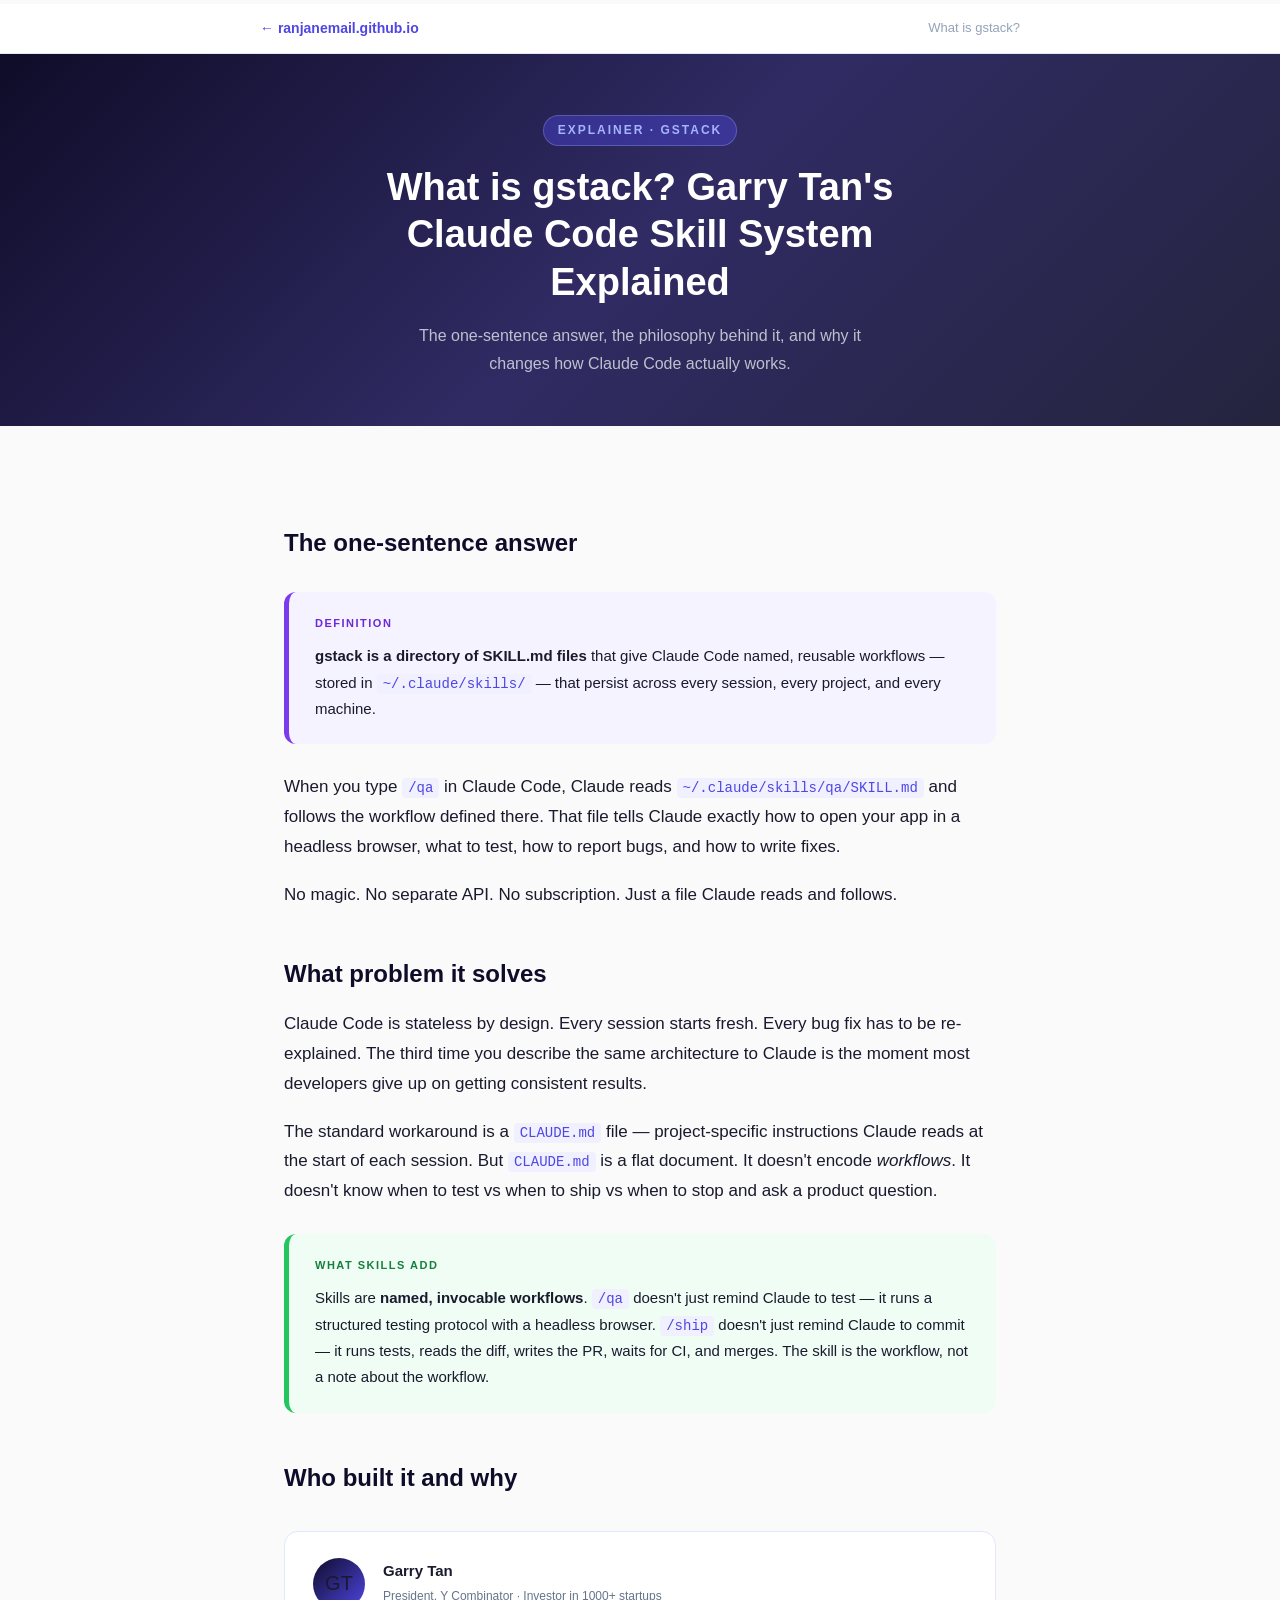
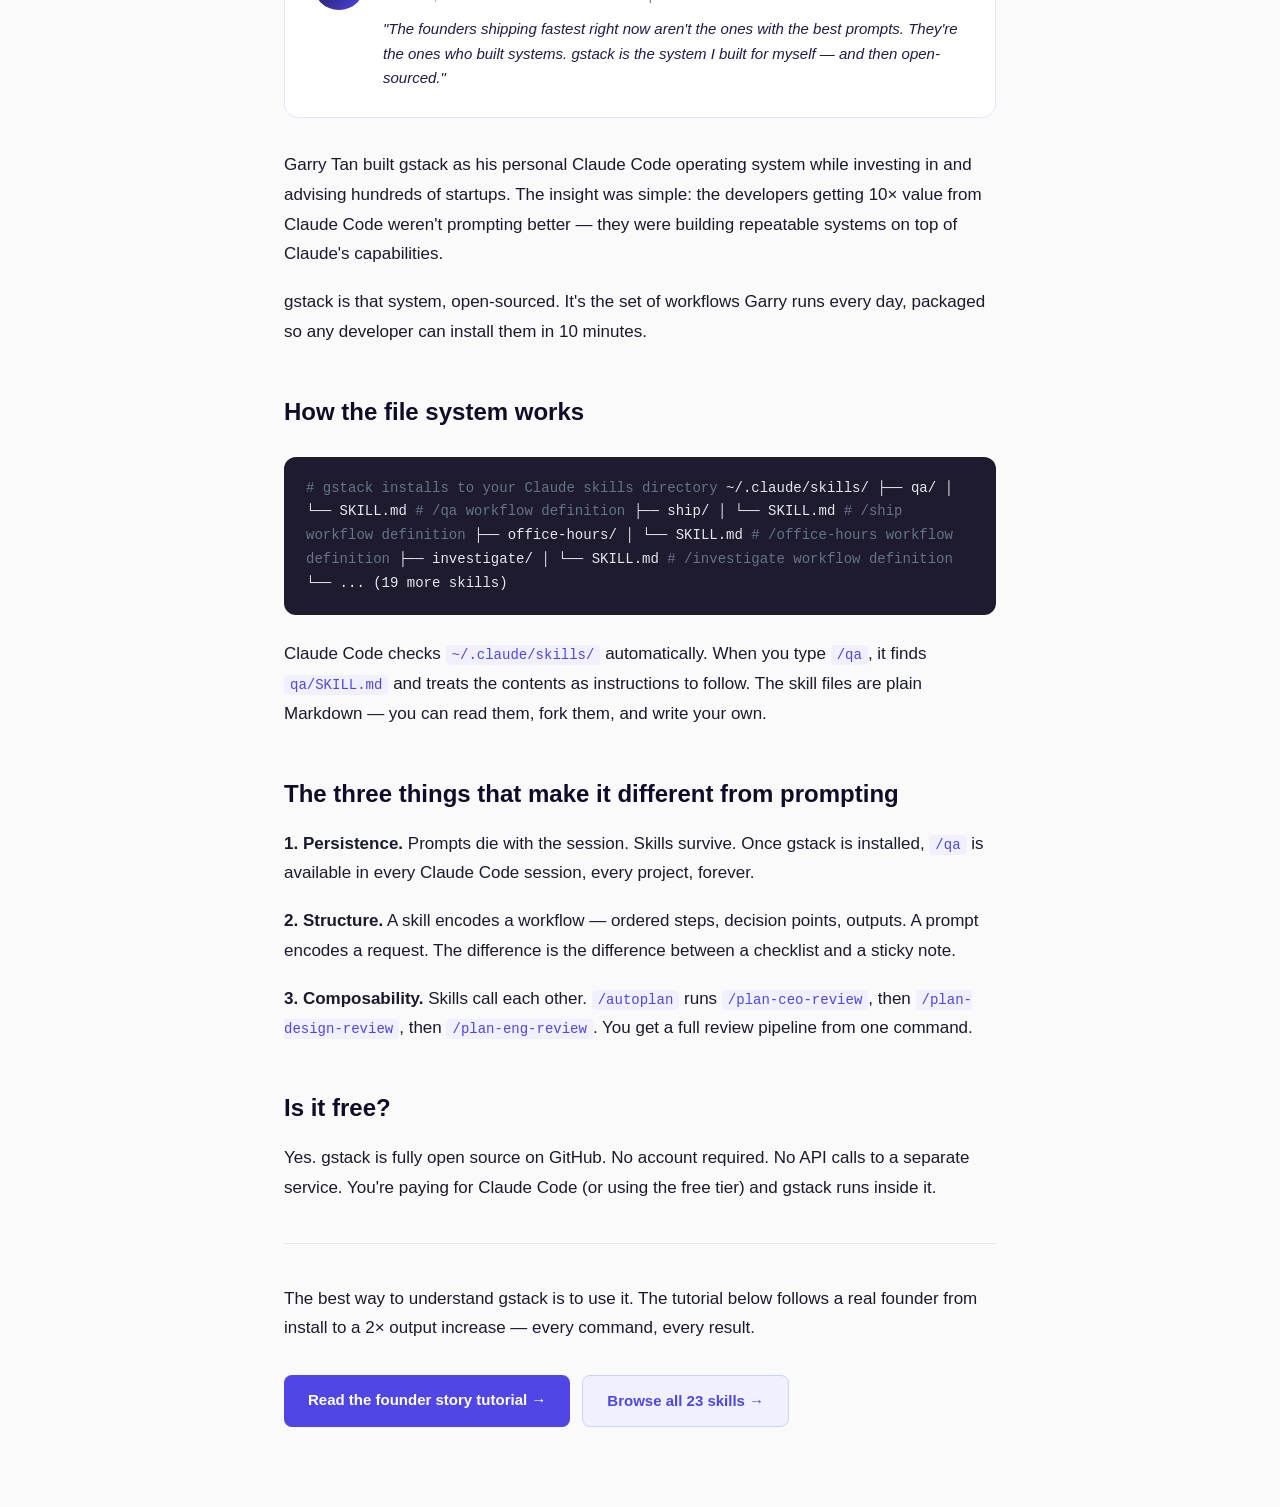
<file: what-is-gstack/index.html>
<!DOCTYPE html>
<html lang="en">
<head>
  <meta charset="UTF-8" />
  <meta name="viewport" content="width=device-width, initial-scale=1.0" />
  <title>What is gstack? Garry Tan's Claude Code Skill System Explained</title>
  <meta name="description" content="gstack is a directory of SKILL.md files that give Claude Code named, reusable workflows. Built by Garry Tan. Here's the philosophy behind it and why it works." />
  <style>
    *, *::before, *::after { box-sizing: border-box; margin: 0; padding: 0; }
    body { font-family: -apple-system, BlinkMacSystemFont, "Segoe UI", Roboto, sans-serif; font-size: 17px; line-height: 1.75; color: #1a1a2e; background: #fafafa; }
    a { color: #4f46e5; text-decoration: none; } a:hover { text-decoration: underline; }
    #progress-bar { position: fixed; top: 0; left: 0; height: 4px; width: 0%; background: linear-gradient(90deg,#4f46e5,#7c3aed); z-index: 9999; transition: width 0.1s linear; }
    .nav-bar { background: #fff; border-bottom: 1px solid #e0e7ff; padding: 12px 24px; position: sticky; top: 4px; z-index: 100; }
    .nav-inner { max-width: 760px; margin: 0 auto; display: flex; align-items: center; justify-content: space-between; }
    .nav-back { font-size: 14px; color: #4f46e5; font-weight: 600; }
    .hero { background: linear-gradient(135deg,#0f0c29 0%,#302b63 50%,#24243e 100%); color: #fff; padding: 64px 24px 48px; text-align: center; }
    .hero-tag { display: inline-block; background: rgba(79,70,229,0.4); color: #a5b4fc; font-size: 12px; font-weight: 700; letter-spacing: 2px; text-transform: uppercase; padding: 4px 14px; border-radius: 20px; margin-bottom: 18px; border: 1px solid rgba(165,180,252,0.3); }
    .hero h1 { font-size: clamp(24px,4vw,38px); font-weight: 800; line-height: 1.25; max-width: 640px; margin: 0 auto 16px; }
    .hero p { color: rgba(255,255,255,0.7); font-size: 16px; max-width: 500px; margin: 0 auto; }
    .container { max-width: 760px; margin: 0 auto; padding: 52px 24px 80px; }
    h2 { font-size: 24px; font-weight: 800; margin: 44px 0 14px; color: #0f0c29; }
    p { margin-bottom: 18px; }
    .callout { border-radius: 12px; padding: 22px 26px; margin: 28px 0; }
    .callout.purple { background: #f5f3ff; border-left: 5px solid #7c3aed; }
    .callout.green  { background: #f0fdf4; border-left: 5px solid #22c55e; }
    .callout-label { font-size: 11px; font-weight: 800; letter-spacing: 1.5px; text-transform: uppercase; margin-bottom: 10px; }
    .callout.purple .callout-label { color: #6d28d9; }
    .callout.green  .callout-label { color: #15803d; }
    .callout p { margin: 0; font-size: 15px; }
    code { font-family: "Menlo","Courier New",monospace; font-size: 14px; background: #f0f0ff; color: #4f46e5; padding: 2px 6px; border-radius: 4px; }
    .code-block { background: #1e1b2e; border-radius: 12px; padding: 20px 22px; margin: 24px 0; font-family: "Menlo",monospace; font-size: 14px; color: #e2e8f0; line-height: 1.7; }
    .code-block .cm { color: #64748b; }
    .code-block .hl { color: #a5b4fc; }
    .divider { border: none; border-top: 1px solid #e2e8f0; margin: 40px 0; }
    .cta-row { display: flex; gap: 12px; flex-wrap: wrap; margin-top: 32px; }
    .btn-primary { background: #4f46e5; color: #fff; border-radius: 8px; padding: 12px 24px; font-weight: 700; font-size: 15px; }
    .btn-secondary { background: #f0f0ff; color: #4f46e5; border: 1px solid #c7d2fe; border-radius: 8px; padding: 12px 24px; font-weight: 700; font-size: 15px; }
    .garry-box { background: #fff; border: 1px solid #e0e7ff; border-radius: 14px; padding: 26px 28px; margin: 32px 0; display: flex; gap: 18px; align-items: flex-start; }
    .garry-avatar { width: 52px; height: 52px; border-radius: 50%; background: linear-gradient(135deg,#0f0c29,#4f46e5); display: flex; align-items: center; justify-content: center; font-size: 20px; flex-shrink: 0; }
    .garry-name { font-weight: 700; font-size: 15px; margin-bottom: 2px; }
    .garry-title { font-size: 12px; color: #64748b; margin-bottom: 10px; }
    .garry-quote { font-size: 15px; font-style: italic; color: #1e1b4b; line-height: 1.65; }
  </style>
</head>
<body>
<div id="progress-bar"></div>
<div class="nav-bar">
  <div class="nav-inner">
    <a class="nav-back" href="/">← ranjanemail.github.io</a>
    <span style="font-size:13px;color:#94a3b8;">What is gstack?</span>
  </div>
</div>
<div class="hero">
  <div class="hero-tag">Explainer · gstack</div>
  <h1>What is gstack? Garry Tan's Claude Code Skill System Explained</h1>
  <p>The one-sentence answer, the philosophy behind it, and why it changes how Claude Code actually works.</p>
</div>

<div class="container">

  <h2>The one-sentence answer</h2>
  <div class="callout purple">
    <div class="callout-label">Definition</div>
    <p><strong>gstack is a directory of SKILL.md files</strong> that give Claude Code named, reusable workflows — stored in <code>~/.claude/skills/</code> — that persist across every session, every project, and every machine.</p>
  </div>

  <p>When you type <code>/qa</code> in Claude Code, Claude reads <code>~/.claude/skills/qa/SKILL.md</code> and follows the workflow defined there. That file tells Claude exactly how to open your app in a headless browser, what to test, how to report bugs, and how to write fixes.</p>
  <p>No magic. No separate API. No subscription. Just a file Claude reads and follows.</p>

  <h2>What problem it solves</h2>
  <p>Claude Code is stateless by design. Every session starts fresh. Every bug fix has to be re-explained. The third time you describe the same architecture to Claude is the moment most developers give up on getting consistent results.</p>
  <p>The standard workaround is a <code>CLAUDE.md</code> file — project-specific instructions Claude reads at the start of each session. But <code>CLAUDE.md</code> is a flat document. It doesn't encode <em>workflows</em>. It doesn't know when to test vs when to ship vs when to stop and ask a product question.</p>

  <div class="callout green">
    <div class="callout-label">What skills add</div>
    <p>Skills are <strong>named, invocable workflows</strong>. <code>/qa</code> doesn't just remind Claude to test — it runs a structured testing protocol with a headless browser. <code>/ship</code> doesn't just remind Claude to commit — it runs tests, reads the diff, writes the PR, waits for CI, and merges. The skill is the workflow, not a note about the workflow.</p>
  </div>

  <h2>Who built it and why</h2>

  <div class="garry-box">
    <div class="garry-avatar">GT</div>
    <div>
      <div class="garry-name">Garry Tan</div>
      <div class="garry-title">President, Y Combinator · Investor in 1000+ startups</div>
      <div class="garry-quote">"The founders shipping fastest right now aren't the ones with the best prompts. They're the ones who built systems. gstack is the system I built for myself — and then open-sourced."</div>
    </div>
  </div>

  <p>Garry Tan built gstack as his personal Claude Code operating system while investing in and advising hundreds of startups. The insight was simple: the developers getting 10× value from Claude Code weren't prompting better — they were building repeatable systems on top of Claude's capabilities.</p>
  <p>gstack is that system, open-sourced. It's the set of workflows Garry runs every day, packaged so any developer can install them in 10 minutes.</p>

  <h2>How the file system works</h2>
  <div class="code-block">
<span class="cm"># gstack installs to your Claude skills directory</span>
~/.claude/skills/
├── qa/
│   └── SKILL.md        <span class="cm"># /qa workflow definition</span>
├── ship/
│   └── SKILL.md        <span class="cm"># /ship workflow definition</span>
├── office-hours/
│   └── SKILL.md        <span class="cm"># /office-hours workflow definition</span>
├── investigate/
│   └── SKILL.md        <span class="cm"># /investigate workflow definition</span>
└── ... (19 more skills)
  </div>
  <p>Claude Code checks <code>~/.claude/skills/</code> automatically. When you type <code>/qa</code>, it finds <code>qa/SKILL.md</code> and treats the contents as instructions to follow. The skill files are plain Markdown — you can read them, fork them, and write your own.</p>

  <h2>The three things that make it different from prompting</h2>
  <p><strong>1. Persistence.</strong> Prompts die with the session. Skills survive. Once gstack is installed, <code>/qa</code> is available in every Claude Code session, every project, forever.</p>
  <p><strong>2. Structure.</strong> A skill encodes a workflow — ordered steps, decision points, outputs. A prompt encodes a request. The difference is the difference between a checklist and a sticky note.</p>
  <p><strong>3. Composability.</strong> Skills call each other. <code>/autoplan</code> runs <code>/plan-ceo-review</code>, then <code>/plan-design-review</code>, then <code>/plan-eng-review</code>. You get a full review pipeline from one command.</p>

  <h2>Is it free?</h2>
  <p>Yes. gstack is fully open source on GitHub. No account required. No API calls to a separate service. You're paying for Claude Code (or using the free tier) and gstack runs inside it.</p>

  <hr class="divider" />

  <p>The best way to understand gstack is to use it. The tutorial below follows a real founder from install to a 2× output increase — every command, every result.</p>
  <div class="cta-row">
    <a class="btn-primary" href="/gstack-founder-story/">Read the founder story tutorial →</a>
    <a class="btn-secondary" href="/gstack-skill-reference/">Browse all 23 skills →</a>
  </div>

</div>
<script>
  window.addEventListener('scroll', () => {
    const pct = (window.scrollY / (document.documentElement.scrollHeight - window.innerHeight)) * 100;
    document.getElementById('progress-bar').style.width = pct + '%';
  });
</script>
</body>
</html>
</file>
